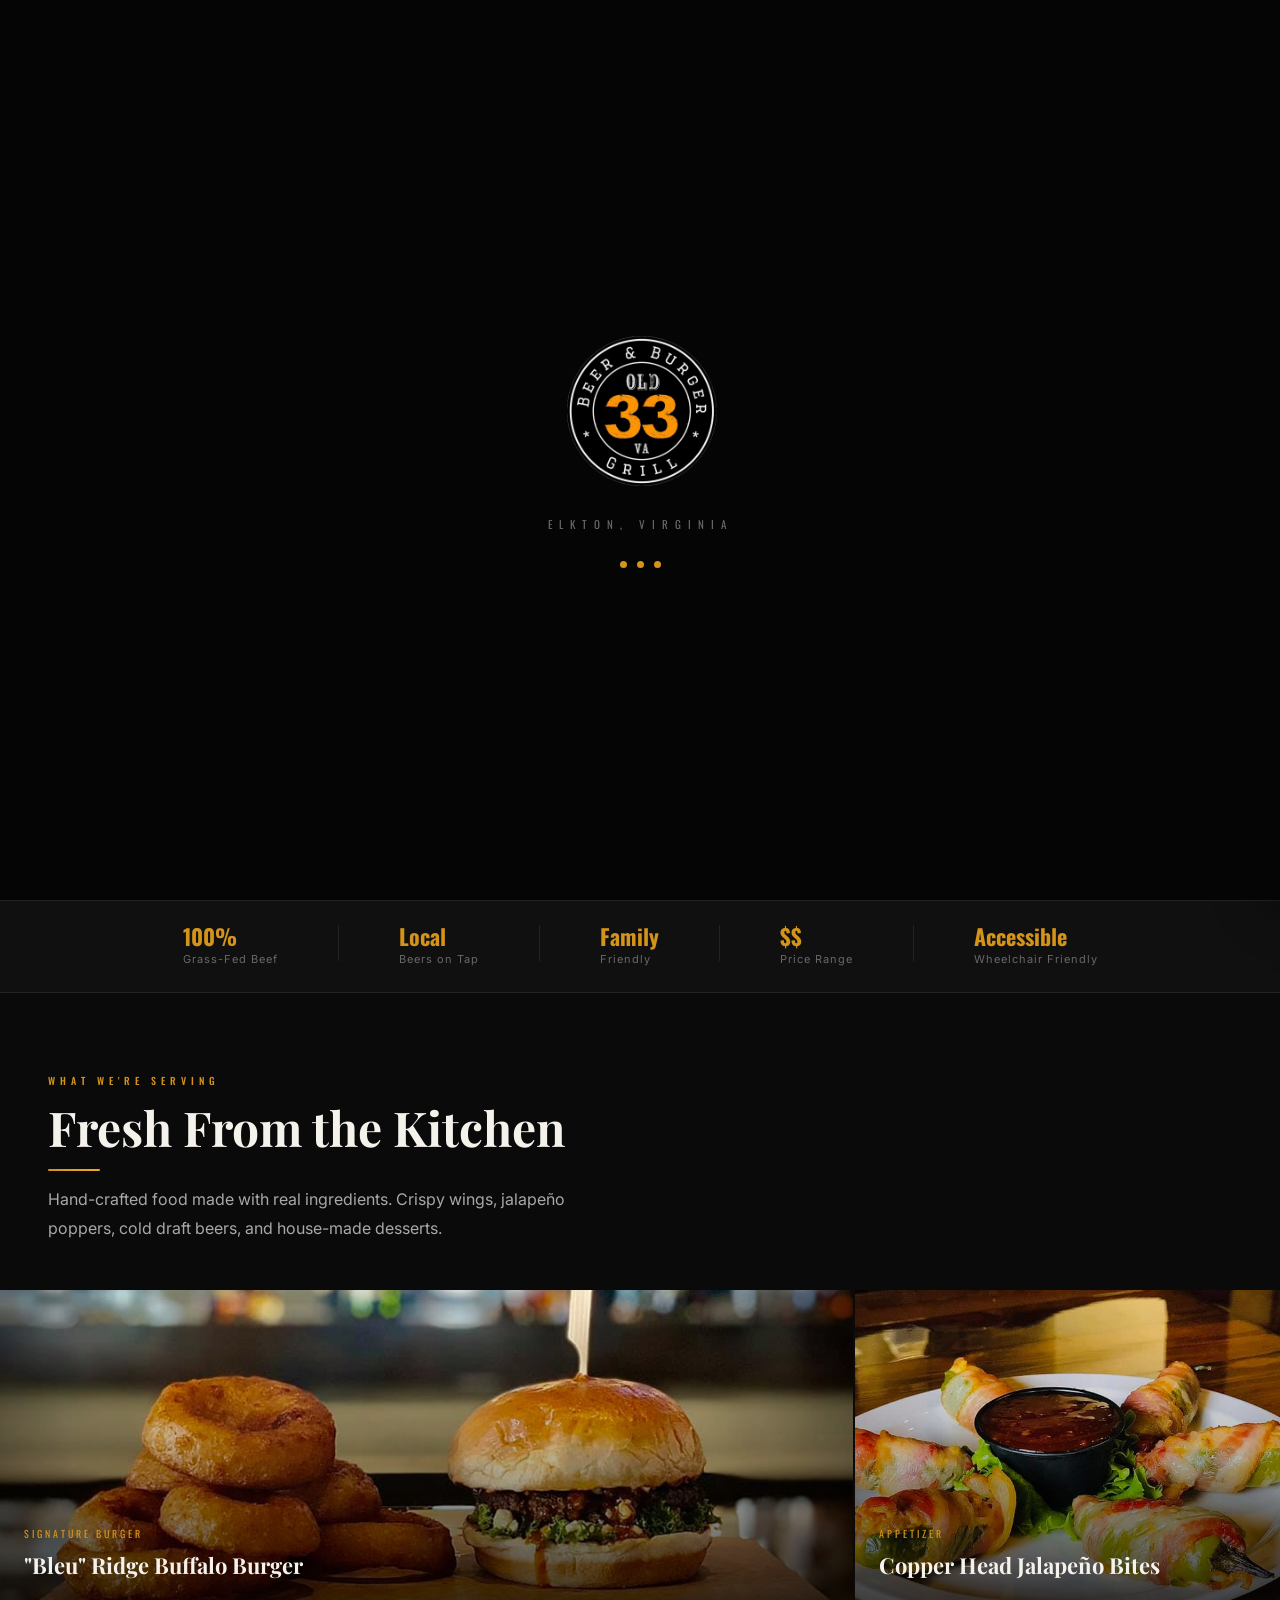
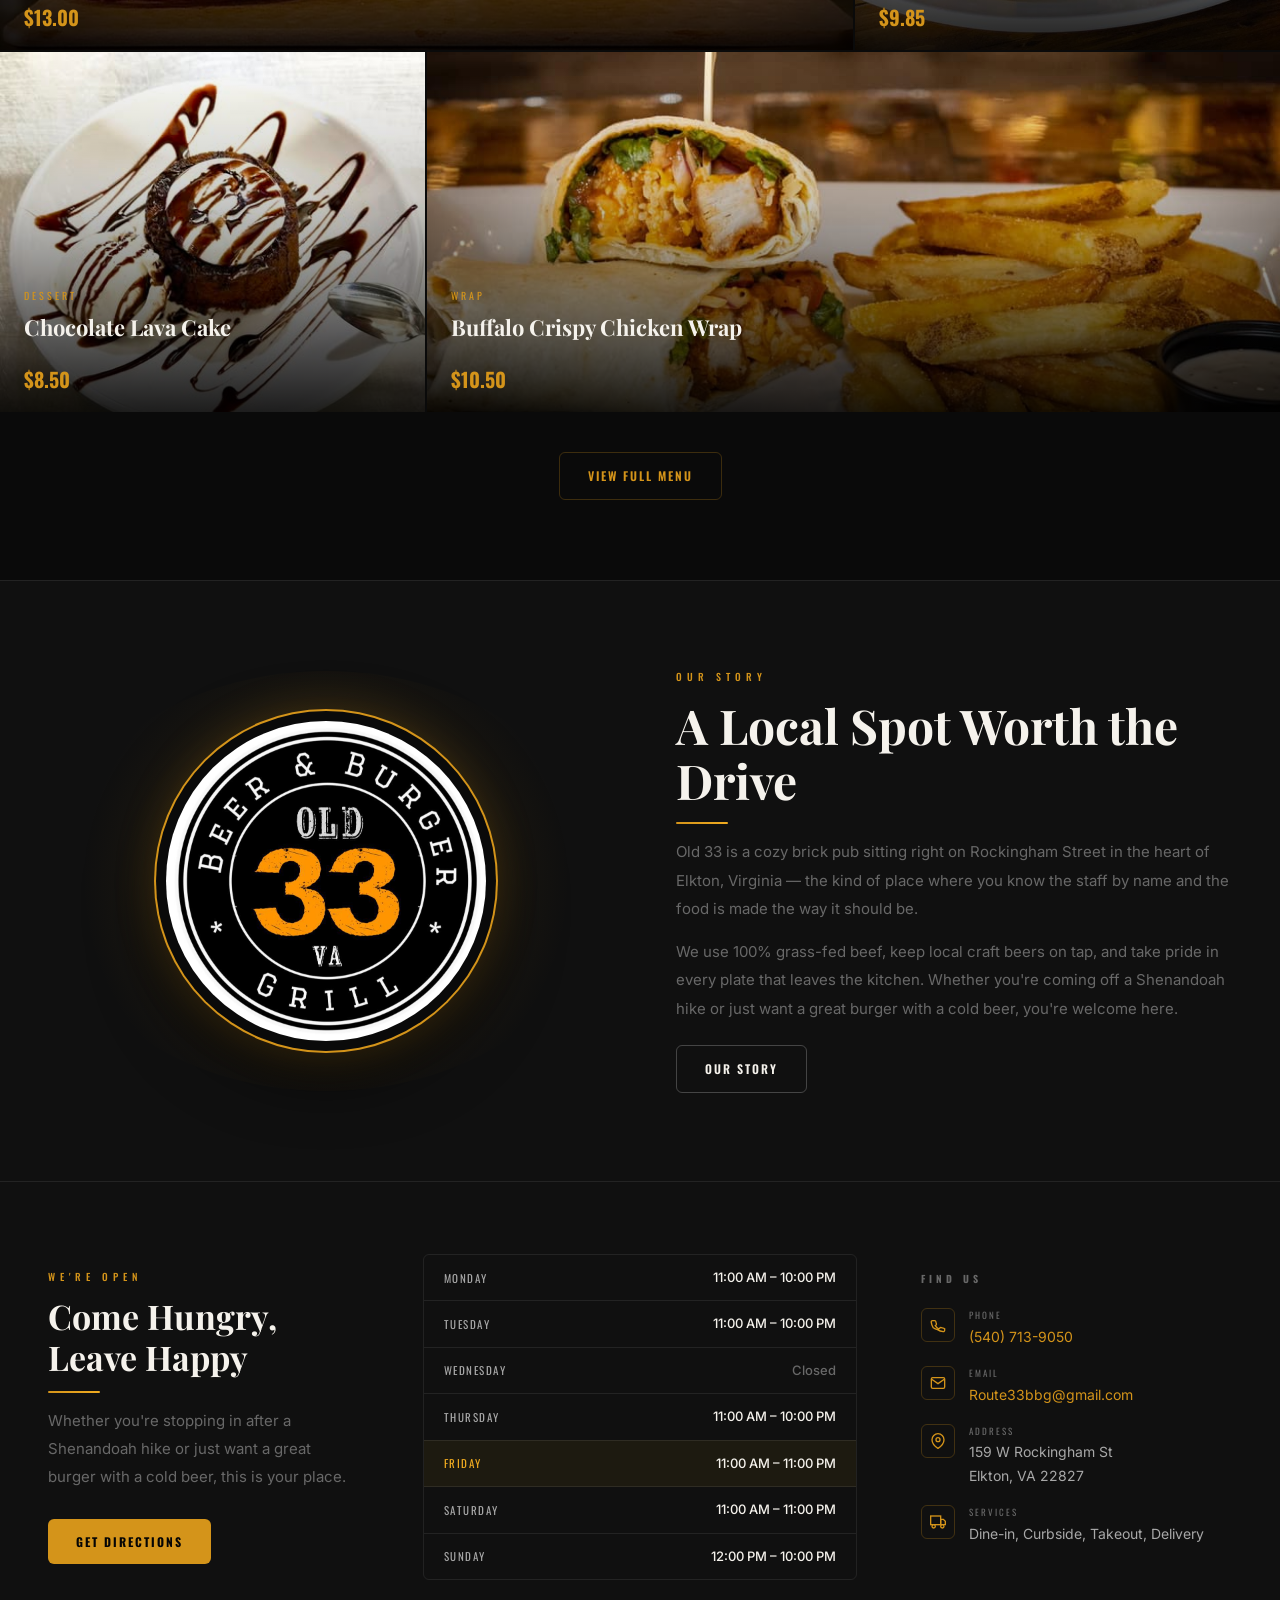
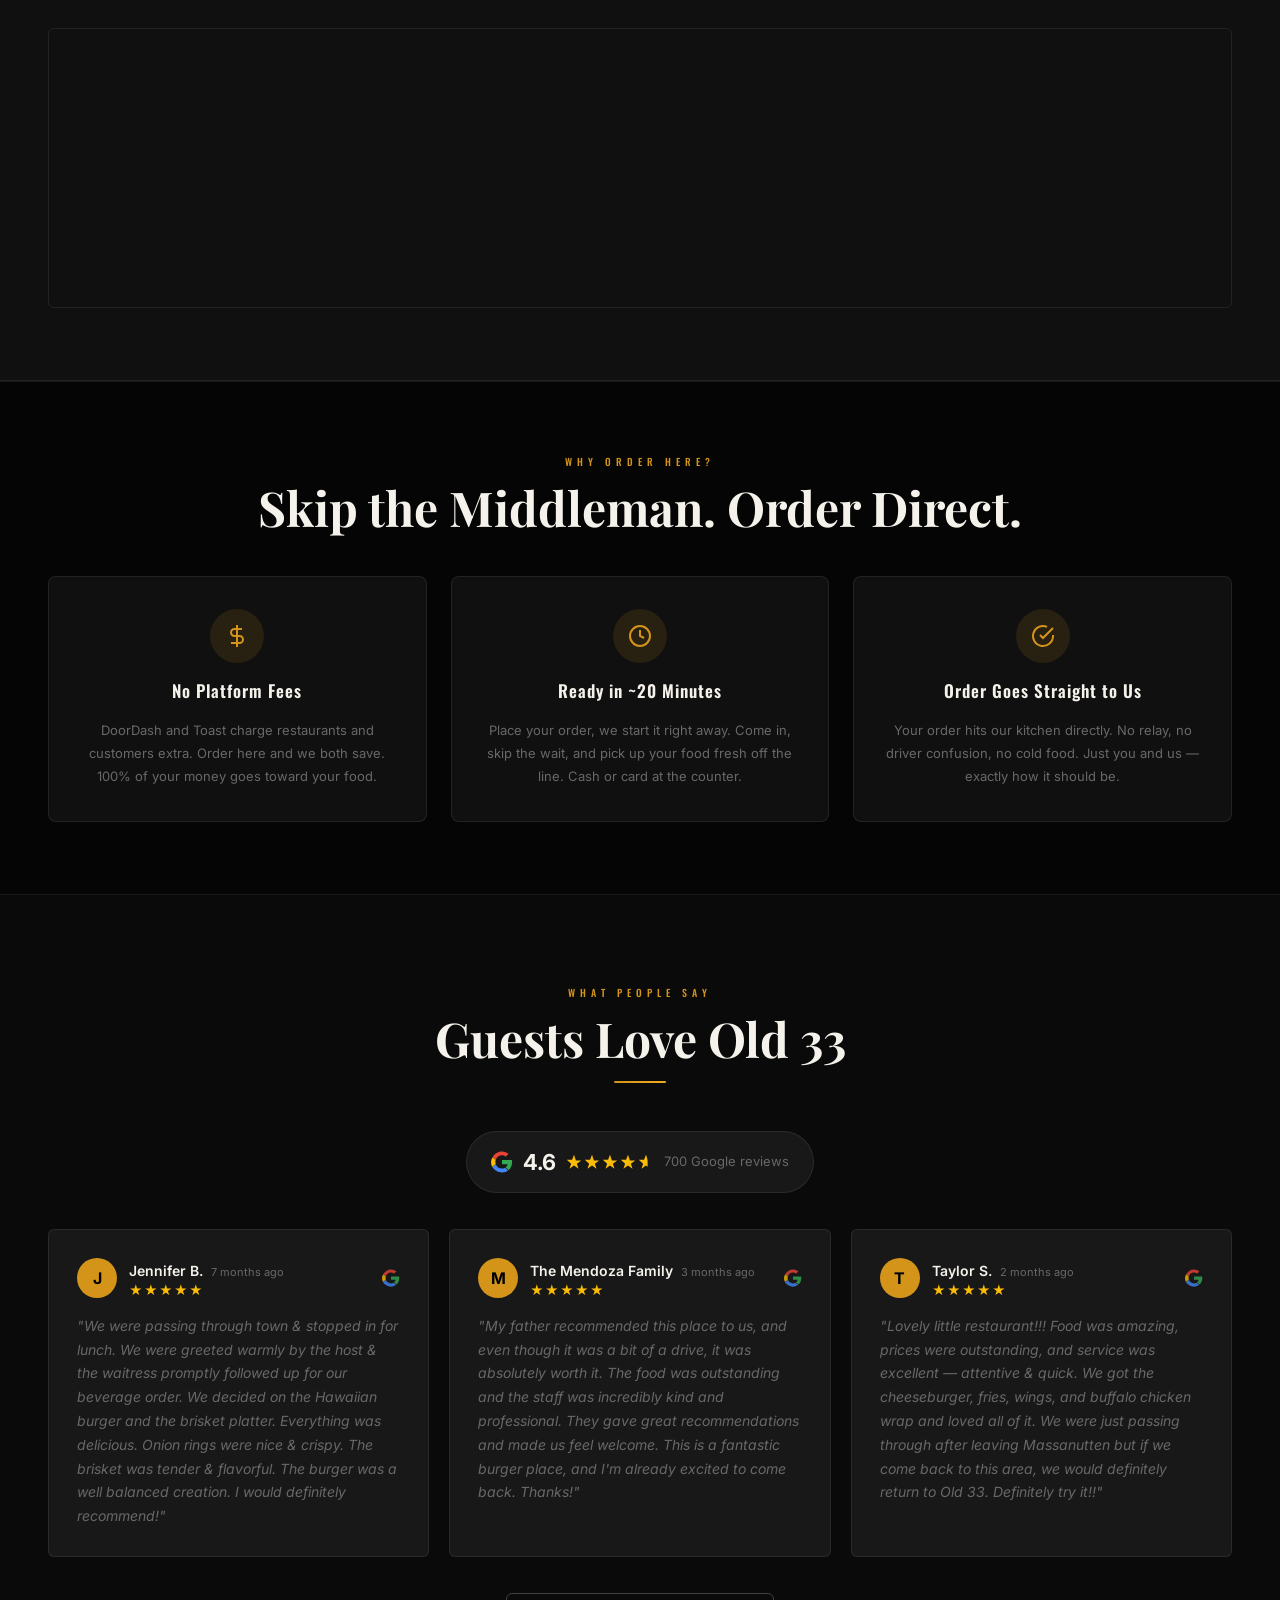
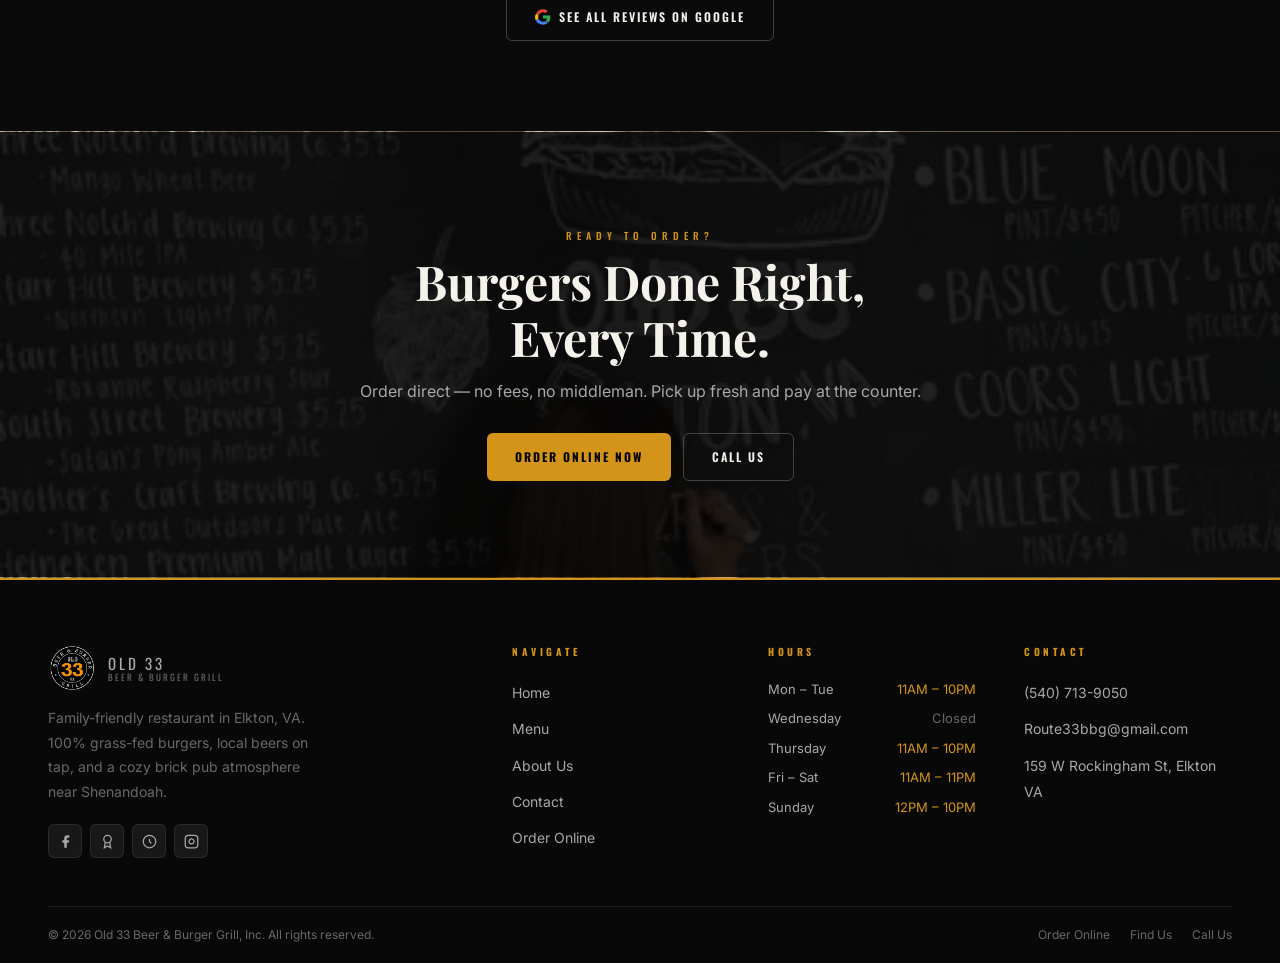
<file: index.html>
<!DOCTYPE html>
<html lang="en">
<head>
  <meta charset="UTF-8" />
  <meta name="viewport" content="width=device-width, initial-scale=1.0" />
  <title>Old 33 Beer &amp; Burger Grill | Elkton, VA</title>
  <meta name="description" content="Family-friendly burger grill in Elkton, VA. 100% grass-fed beef burgers, local beers on tap, cozy pub atmosphere." />

  <!-- Canonical -->
  <link rel="canonical" href="https://old33bbg.com/" />

  <!-- Open Graph / Social Sharing -->
  <meta property="og:type"        content="restaurant" />
  <meta property="og:url"         content="https://old33bbg.com/" />
  <meta property="og:title"       content="Old 33 Beer &amp; Burger Grill | Elkton, VA" />
  <meta property="og:description" content="Legendary burgers, cold beers on tap, and a cozy brick pub in Elkton, Virginia. Order online for pickup — no fees, pay at the counter." />
  <meta property="og:image"       content="https://old33bbg.com/images/photo1.jpg" />
  <meta property="og:site_name"   content="Old 33 Beer &amp; Burger Grill" />

  <!-- Twitter Card -->
  <meta name="twitter:card"        content="summary_large_image" />
  <meta name="twitter:title"       content="Old 33 Beer &amp; Burger Grill | Elkton, VA" />
  <meta name="twitter:description" content="Legendary burgers, cold beers, and a cozy pub in Elkton, Virginia." />
  <meta name="twitter:image"       content="https://old33bbg.com/images/photo1.jpg" />

  <!-- Geo / Local -->
  <meta name="geo.region"      content="US-VA" />
  <meta name="geo.placename"   content="Elkton, Virginia" />
  <meta name="geo.position"    content="38.4093;-78.6144" />
  <meta name="ICBM"            content="38.4093, -78.6144" />

  <!-- Mobile / Theme -->
  <meta name="theme-color" content="#d4941a" />
  <meta name="apple-mobile-web-app-capable" content="yes" />

  <!-- Local Business Schema -->
  <script type="application/ld+json">
  {
    "@context": "https://schema.org",
    "@type": "Restaurant",
    "name": "Old 33 Beer & Burger Grill",
    "image": "https://old33bbg.com/images/photo1.jpg",
    "url": "https://old33bbg.com",
    "hasMenu": "https://old33bbg.com/menu.html",
    "address": {
      "@type": "PostalAddress",
      "streetAddress": "159 W Rockingham St",
      "addressLocality": "Elkton",
      "addressRegion": "VA",
      "postalCode": "22827",
      "addressCountry": "US"
    },
    "geo": {
      "@type": "GeoCoordinates",
      "latitude": 38.4093,
      "longitude": -78.6144
    },
    "telephone": "+15407139050",
    "servesCuisine": ["Burgers", "American", "Bar Food"],
    "priceRange": "$$",
    "openingHours": [
      "Mo-Tu 11:00-22:00",
      "Th 11:00-22:00",
      "Fr-Sa 11:00-23:00",
      "Su 12:00-22:00"
    ],
    "aggregateRating": {
      "@type": "AggregateRating",
      "ratingValue": "4.6",
      "reviewCount": "256",
      "bestRating": "5",
      "worstRating": "1"
    },
    "sameAs": [
      "https://www.facebook.com/old33bbg/",
      "https://www.yelp.com/biz/old-33-beer-and-burger-grill-elkton",
      "https://www.tripadvisor.com/Restaurant_Review-g57704-d23575919-Reviews-Old_33_Beer_Burger_Grill-Elkton_Virginia.html",
      "https://www.instagram.com/old33bbg/"
    ]
  }
  </script>

  <link rel="icon" type="image/png" href="images/logo-clean.png" />
  <link rel="stylesheet" href="css/styles.css" />
</head>
<body>

<!-- LOADER -->
<div id="loader" class="loader">
  <div class="loader-inner">
    <img src="images/logo-clean.png" alt="Old 33 Logo" class="loader-badge" />
    <p class="loader-city">Elkton, Virginia</p>
    <div class="loader-dots">
      <span class="loader-dot"></span>
      <span class="loader-dot"></span>
      <span class="loader-dot"></span>
    </div>
  </div>
</div>

<!-- NAVBAR -->
<nav class="navbar">
  <div class="nav-inner">
    <a href="index.html?logo=1" class="nav-logo">
      <img src="images/logo-clean.png" alt="Old 33" class="nav-logo-img" />
      <div class="nav-logo-txt">
        <span class="nav-logo-old">Old 33</span>
        <span class="nav-logo-sub">Beer &amp; Burger Grill</span>
      </div>
    </a>
    <ul class="nav-links">
      <li><a href="index.html">Home</a></li>
      <li><a href="menu.html">Menu</a></li>
      <li><a href="about.html">About</a></li>
      <li><a href="contact.html">Contact</a></li>
      <li><a href="account.html" id="navSignIn" style="font-size:13px;color:var(--dim);letter-spacing:.5px;">33 Club</a></li>
      <li><a href="menu.html" class="nav-order">Order Online</a></li>
    </ul>
    <button class="nav-ham" id="navHam" aria-label="Open menu">
      <span></span><span></span><span></span>
    </button>
  </div>
</nav>
<div class="nav-mobile" id="navMobile">
  <a href="index.html">Home</a>
  <a href="menu.html">Menu</a>
  <a href="about.html">About</a>
  <a href="contact.html">Contact</a>
  <a href="account.html" style="color:var(--dim);" id="mobSignIn">33 Club</a>
  <a href="menu.html" class="mob-order">Order Online</a>
</div>

<!-- HERO — exterior photo as background -->
<section class="hero">
  <div class="hero-photo"></div>
  <div class="hero-content">
    <div>
      <div class="hero-pill" id="heroPill">
        <span class="hero-pill-dot" id="heroPillDot"></span>
        <span id="heroPillText">Elkton, VA</span>
      </div>
      <h1 class="hero-title">
        <span class="hero-t1">OLD <em>33</em></span>
        <span class="hero-t2">Beer &amp; Burger Grill</span>
      </h1>
      <p class="hero-tag">Where the burgers are legendary &amp; the beers are cold.</p>
      <p class="hero-desc">A cozy brick pub in the heart of Elkton, Virginia. 100% grass-fed beef, local beers on tap, and a laid-back atmosphere the whole family will love.</p>
      <div class="hero-btns">
        <a href="menu.html" class="btn btn-red">Order Online</a>
        <a href="menu.html" class="btn btn-outline">View Menu</a>
      </div>
      <div class="hero-stats">
        <div>
          <div class="hstat-val">4.4★</div>
          <div class="hstat-lbl">Yelp Rating</div>
        </div>
        <div style="width:1px;background:rgba(255,255,255,.1);align-self:stretch;"></div>
        <div>
          <div class="hstat-val">98/100</div>
          <div class="hstat-lbl">Health Score</div>
        </div>
        <div style="width:1px;background:rgba(255,255,255,.1);align-self:stretch;"></div>
        <div>
          <div class="hstat-val">96%</div>
          <div class="hstat-lbl">Recommend</div>
        </div>
        <div style="width:1px;background:rgba(255,255,255,.1);align-self:stretch;"></div>
        <div>
          <div class="hstat-val">4.1K</div>
          <div class="hstat-lbl">FB Followers</div>
        </div>
      </div>
    </div>
  </div>
</section>

<!-- STATS BAR -->
<div class="stats-bar">
  <div class="stats-inner">
    <div class="stat-item"><div><div class="stat-val">100%</div><div class="stat-lbl">Grass-Fed Beef</div></div></div>
    <div class="stat-line"></div>
    <div class="stat-item"><div><div class="stat-val">Local</div><div class="stat-lbl">Beers on Tap</div></div></div>
    <div class="stat-line"></div>
    <div class="stat-item"><div><div class="stat-val">Family</div><div class="stat-lbl">Friendly</div></div></div>
    <div class="stat-line"></div>
    <div class="stat-item"><div><div class="stat-val">$$</div><div class="stat-lbl">Price Range</div></div></div>
    <div class="stat-line"></div>
    <div class="stat-item"><div><div class="stat-val">Accessible</div><div class="stat-lbl">Wheelchair Friendly</div></div></div>
  </div>
</div>

<!-- MEMBERS CLUB — only shown to signed-in members -->
<section class="section specials-section" id="membersSection" style="display:none;">
  <div class="container">
    <div class="sec-hdr reveal">
      <span class="lbl" id="memberGreeting">Members Club</span>
      <h2 class="h2">Your Exclusive Deals</h2>
      <div class="divider center"></div>
      <p class="lead" style="font-size:14px;" id="memberSubline">Based on your order history — only for members.</p>
    </div>
    <div class="specials-grid" id="memberDealsGrid">
      <!-- Populated by JS based on order history -->
    </div>
  </div>
</section>

<!-- FEATURED — real photos with correct labels -->
<section class="section" style="padding-top:80px; padding-bottom:0; background:var(--bg);">
  <div class="container">
    <div class="sec-hdr reveal">
      <span class="lbl">What We're Serving</span>
      <h2 class="h2">Fresh From the Kitchen</h2>
      <div class="divider"></div>
      <p class="lead">Hand-crafted food made with real ingredients. Crispy wings, jalapeño poppers, cold draft beers, and house-made desserts.</p>
    </div>
  </div>
  <div class="feat-grid reveal">
    <a class="feat-card wide" href="menu.html">
      <img src="images/bleu-ridge-burger.jpg" alt="Bleu Ridge Buffalo Burger at Old 33" loading="lazy" />
      <div class="feat-card-overlay"></div>
      <div class="feat-card-body">
        <div class="feat-cat">Signature Burger</div>
        <div class="feat-name">"Bleu" Ridge Buffalo Burger</div>
        <div class="feat-desc">A bold beef patty loaded with blue cheese, buffalo sauce and onion rings. A house favorite.</div>
        <div class="feat-price">$13.00 &nbsp;<span class="feat-order-lbl">Order Now →</span></div>
      </div>
    </a>
    <a class="feat-card" href="menu.html">
      <img src="images/jalapeno-bites-home.jpg" alt="Copper Head Jalapeño Bites at Old 33" loading="lazy" />
      <div class="feat-card-overlay"></div>
      <div class="feat-card-body">
        <div class="feat-cat">Appetizer</div>
        <div class="feat-name">Copper Head Jalapeño Bites</div>
        <div class="feat-desc">Jalapeños stuffed with sausage, cream cheese and cheddar, wrapped in bacon with sweet chili sauce.</div>
        <div class="feat-price">$9.85 &nbsp;<span class="feat-order-lbl">Order Now →</span></div>
      </div>
    </a>
    <!-- photo9 = chocolate lava cake / dessert -->
    <a class="feat-card" href="menu.html">
      <img src="images/photo9.jpg" alt="Chocolate lava cake dessert" loading="lazy" />
      <div class="feat-card-overlay"></div>
      <div class="feat-card-body">
        <div class="feat-cat">Dessert</div>
        <div class="feat-name">Chocolate Lava Cake</div>
        <div class="feat-desc">Warm chocolate bundt cake with a gooey fudge center, served with vanilla ice cream &amp; chocolate drizzle.</div>
        <div class="feat-price">$8.50 &nbsp;<span class="feat-order-lbl">Order Now →</span></div>
      </div>
    </a>
    <a class="feat-card wide" href="menu.html">
      <img src="images/buffalo-wrap.jpg" alt="Buffalo Crispy Chicken Wrap at Old 33" loading="lazy" />
      <div class="feat-card-overlay"></div>
      <div class="feat-card-body">
        <div class="feat-cat">Wrap</div>
        <div class="feat-name">Buffalo Crispy Chicken Wrap</div>
        <div class="feat-desc">Crispy chicken in buffalo sauce, lettuce, cheddar cheese &amp; tomato wrapped in a tortilla. Served with fries.</div>
        <div class="feat-price">$10.50 &nbsp;<span class="feat-order-lbl">Order Now →</span></div>
      </div>
    </a>
  </div>
  <div style="text-align:center; padding:40px 0 80px; background:var(--bg);">
    <a href="menu.html" class="btn btn-outline-gold reveal">View Full Menu</a>
  </div>
</section>

<!-- ABOUT TEASER -->
<section class="about-teaser">
  <div class="container">
    <div class="about-teaser-grid">
      <div class="about-badge-wrap reveal">
        <div class="about-badge-ring">
          <img src="images/logo-badge.jpg" alt="Old 33 Beer & Burger Grill logo" loading="lazy" class="about-badge-img" />
        </div>
        <div class="about-badge-glow"></div>
      </div>
      <div class="about-teaser-txt reveal rd1">
        <span class="lbl">Our Story</span>
        <h2 class="h2">A Local Spot Worth the Drive</h2>
        <div class="divider"></div>
        <p>Old 33 is a cozy brick pub sitting right on Rockingham Street in the heart of Elkton, Virginia — the kind of place where you know the staff by name and the food is made the way it should be.</p>
        <p>We use 100% grass-fed beef, keep local craft beers on tap, and take pride in every plate that leaves the kitchen. Whether you're coming off a Shenandoah hike or just want a great burger with a cold beer, you're welcome here.</p>
        <a href="about.html" class="btn btn-outline" style="margin-top:8px;">Our Story</a>
      </div>
    </div>
  </div>
</section>

<!-- HOURS -->
<section class="hours-strip">
  <div class="container">
    <div class="hours-grid">
      <div class="reveal">
        <span class="lbl">We're Open</span>
        <h3>Come Hungry, Leave Happy</h3>
        <div class="divider"></div>
        <p>Whether you're stopping in after a Shenandoah hike or just want a great burger with a cold beer, this is your place.</p>
        <a href="contact.html" class="btn btn-red">Get Directions</a>
      </div>
      <div class="hours-tbl-wrap reveal rd1">
        <table class="hours-tbl">
          <tr data-day="monday"><td class="d">Monday</td><td class="t">11:00 AM – 10:00 PM</td></tr>
          <tr data-day="tuesday"><td class="d">Tuesday</td><td class="t">11:00 AM – 10:00 PM</td></tr>
          <tr data-day="wednesday"><td class="d">Wednesday</td><td class="t cl">Closed</td></tr>
          <tr data-day="thursday"><td class="d">Thursday</td><td class="t">11:00 AM – 10:00 PM</td></tr>
          <tr data-day="friday"><td class="d">Friday</td><td class="t">11:00 AM – 11:00 PM</td></tr>
          <tr data-day="saturday"><td class="d">Saturday</td><td class="t">11:00 AM – 11:00 PM</td></tr>
          <tr data-day="sunday"><td class="d">Sunday</td><td class="t">12:00 PM – 10:00 PM</td></tr>
        </table>
      </div>
      <div class="reveal rd2">
        <h4 style="font-family:var(--fd);font-size:10px;letter-spacing:4px;text-transform:uppercase;color:var(--dim);margin-bottom:20px;">Find Us</h4>
        <div class="ci">
          <div class="ci-ico"><svg viewBox="0 0 24 24" fill="none" stroke="currentColor" stroke-width="2" style="color:var(--gold)"><path d="M22 16.92v3a2 2 0 0 1-2.18 2 19.79 19.79 0 0 1-8.63-3.07A19.5 19.5 0 0 1 4.9 16.18 19.79 19.79 0 0 1 1.84 7.58 2 2 0 0 1 3.83 5.38h3a2 2 0 0 1 2 1.72c.127.96.361 1.903.7 2.81a2 2 0 0 1-.45 2.11L7.91 12.86A16 16 0 0 0 13.14 18l1.64-1.64a2 2 0 0 1 2.11-.45c.907.339 1.85.573 2.81.7A2 2 0 0 1 21.91 18.72z"/></svg></div>
          <div><div class="ci-ttl">Phone</div><div class="ci-val"><a href="tel:5407139050">(540) 713-9050</a></div></div>
        </div>
        <div class="ci">
          <div class="ci-ico"><svg viewBox="0 0 24 24" fill="none" stroke="currentColor" stroke-width="2" style="color:var(--gold)"><path d="M4 4h16c1.1 0 2 .9 2 2v12c0 1.1-.9 2-2 2H4c-1.1 0-2-.9-2-2V6c0-1.1.9-2 2-2z"/><polyline points="22,6 12,13 2,6"/></svg></div>
          <div><div class="ci-ttl">Email</div><div class="ci-val"><a href="mailto:Route33bbg@gmail.com">Route33bbg@gmail.com</a></div></div>
        </div>
        <div class="ci">
          <div class="ci-ico"><svg viewBox="0 0 24 24" fill="none" stroke="currentColor" stroke-width="2" style="color:var(--gold)"><path d="M21 10c0 7-9 13-9 13s-9-6-9-13a9 9 0 0 1 18 0z"/><circle cx="12" cy="10" r="3"/></svg></div>
          <div><div class="ci-ttl">Address</div><div class="ci-val">159 W Rockingham St<br>Elkton, VA 22827</div></div>
        </div>
        <div class="ci">
          <div class="ci-ico"><svg viewBox="0 0 24 24" fill="none" stroke="currentColor" stroke-width="2" style="color:var(--gold)"><rect x="1" y="3" width="15" height="13"/><polygon points="16,8 20,8 23,11 23,16 16,16 16,8"/><circle cx="5.5" cy="18.5" r="2.5"/><circle cx="18.5" cy="18.5" r="2.5"/></svg></div>
          <div><div class="ci-ttl">Services</div><div class="ci-val">Dine-in, Curbside, Takeout, Delivery</div></div>
        </div>
      </div>
    </div>

    <!-- Google Map -->
    <div class="map-embed reveal">
      <iframe
        src="https://maps.google.com/maps?q=159+W+Rockingham+St,+Elkton,+VA+22827&z=15&output=embed"
        title="Old 33 Beer &amp; Burger Grill location"
        allowfullscreen
        loading="lazy"
        referrerpolicy="no-referrer-when-downgrade">
      </iframe>
    </div>
  </div>
</section>

<!-- ORDER DIRECT -->
<section class="order-direct">
  <div class="container">
    <div class="order-direct-hdr reveal">
      <span class="lbl">Why Order Here?</span>
      <h2 class="h2">Skip the Middleman. Order Direct.</h2>
    </div>
    <div class="order-direct-grid">
      <div class="od-item reveal rd1">
        <div class="od-icon">
          <svg viewBox="0 0 24 24" fill="none" stroke="currentColor" stroke-width="2" width="24" height="24"><line x1="12" y1="1" x2="12" y2="23"/><path d="M17 5H9.5a3.5 3.5 0 0 0 0 7h5a3.5 3.5 0 0 1 0 7H6"/></svg>
        </div>
        <div class="od-title">No Platform Fees</div>
        <div class="od-desc">DoorDash and Toast charge restaurants and customers extra. Order here and we both save. 100% of your money goes toward your food.</div>
      </div>
      <div class="od-item reveal rd2">
        <div class="od-icon">
          <svg viewBox="0 0 24 24" fill="none" stroke="currentColor" stroke-width="2" width="24" height="24"><circle cx="12" cy="12" r="10"/><path d="M12 6v6l4 2"/></svg>
        </div>
        <div class="od-title">Ready in ~20 Minutes</div>
        <div class="od-desc">Place your order, we start it right away. Come in, skip the wait, and pick up your food fresh off the line. Cash or card at the counter.</div>
      </div>
      <div class="od-item reveal rd3">
        <div class="od-icon">
          <svg viewBox="0 0 24 24" fill="none" stroke="currentColor" stroke-width="2" width="24" height="24"><path d="M22 11.08V12a10 10 0 1 1-5.93-9.14"/><polyline points="22 4 12 14.01 9 11.01"/></svg>
        </div>
        <div class="od-title">Order Goes Straight to Us</div>
        <div class="od-desc">Your order hits our kitchen directly. No relay, no driver confusion, no cold food. Just you and us — exactly how it should be.</div>
      </div>
    </div>
  </div>
</section>

<!-- REVIEWS -->
<section class="section" style="background:var(--bg);">
  <div class="container">
    <div class="sec-hdr center">
      <span class="lbl reveal">What People Say</span>
      <h2 class="h2 reveal rd1">Guests Love Old 33</h2>
      <div class="divider center reveal rd2"></div>
    </div>

    <!-- Google overall rating badge -->
    <div class="g-rating-badge reveal rd2">
      <svg width="22" height="22" viewBox="0 0 48 48" style="flex-shrink:0"><path fill="#EA4335" d="M24 9.5c3.14 0 5.95 1.08 8.17 2.85l6.09-6.09C34.46 3.05 29.5 1 24 1 14.82 1 6.98 6.4 3.26 14.17l7.09 5.51C12.12 13.47 17.6 9.5 24 9.5z"/><path fill="#34A853" d="M46.1 24.5c0-1.64-.15-3.22-.42-4.75H24v9h12.42c-.54 2.9-2.18 5.36-4.65 7.01l7.19 5.58C43.18 37.13 46.1 31.27 46.1 24.5z"/><path fill="#FBBC05" d="M10.35 28.32A14.6 14.6 0 0 1 9.5 24c0-1.5.26-2.95.71-4.32l-7.09-5.51A23.93 23.93 0 0 0 0 24c0 3.87.92 7.53 2.56 10.77l7.79-6.45z"/><path fill="#4285F4" d="M24 47c5.5 0 10.12-1.82 13.5-4.95l-7.19-5.58c-1.82 1.22-4.15 1.94-6.31 1.94-6.4 0-11.88-3.97-13.65-9.68l-7.79 6.45C6.98 41.6 14.82 47 24 47z"/><path fill="none" d="M0 0h48v48H0z"/></svg>
      <div class="g-rating-num">4.6</div>
      <div class="g-rating-stars">
        <svg viewBox="0 0 20 20" width="16" height="16" fill="#FBBC05"><path d="M10 1l2.39 7.26H19l-5.39 3.91 2.06 6.34L10 14.27l-5.67 4.24 2.06-6.34L1 7.26h6.61z"/></svg>
        <svg viewBox="0 0 20 20" width="16" height="16" fill="#FBBC05"><path d="M10 1l2.39 7.26H19l-5.39 3.91 2.06 6.34L10 14.27l-5.67 4.24 2.06-6.34L1 7.26h6.61z"/></svg>
        <svg viewBox="0 0 20 20" width="16" height="16" fill="#FBBC05"><path d="M10 1l2.39 7.26H19l-5.39 3.91 2.06 6.34L10 14.27l-5.67 4.24 2.06-6.34L1 7.26h6.61z"/></svg>
        <svg viewBox="0 0 20 20" width="16" height="16" fill="#FBBC05"><path d="M10 1l2.39 7.26H19l-5.39 3.91 2.06 6.34L10 14.27l-5.67 4.24 2.06-6.34L1 7.26h6.61z"/></svg>
        <svg viewBox="0 0 20 20" width="16" height="16" fill="#FBBC05" style="clip-path:inset(0 40% 0 0)"><path d="M10 1l2.39 7.26H19l-5.39 3.91 2.06 6.34L10 14.27l-5.67 4.24 2.06-6.34L1 7.26h6.61z"/></svg>
      </div>
      <div class="g-rating-count">700 Google reviews</div>
    </div>

    <div class="rev-grid">
      <div class="rev-card reveal rd1">
        <div class="rev-card-top">
          <div class="rev-avatar">J</div>
          <div>
            <div class="rev-name">Jennifer B. &nbsp;<span style="font-size:11px;color:var(--dim);font-weight:400;">7 months ago</span></div>
            <div class="rev-stars">★★★★★</div>
          </div>
          <svg class="rev-g-logo" width="18" height="18" viewBox="0 0 48 48"><path fill="#EA4335" d="M24 9.5c3.14 0 5.95 1.08 8.17 2.85l6.09-6.09C34.46 3.05 29.5 1 24 1 14.82 1 6.98 6.4 3.26 14.17l7.09 5.51C12.12 13.47 17.6 9.5 24 9.5z"/><path fill="#34A853" d="M46.1 24.5c0-1.64-.15-3.22-.42-4.75H24v9h12.42c-.54 2.9-2.18 5.36-4.65 7.01l7.19 5.58C43.18 37.13 46.1 31.27 46.1 24.5z"/><path fill="#FBBC05" d="M10.35 28.32A14.6 14.6 0 0 1 9.5 24c0-1.5.26-2.95.71-4.32l-7.09-5.51A23.93 23.93 0 0 0 0 24c0 3.87.92 7.53 2.56 10.77l7.79-6.45z"/><path fill="#4285F4" d="M24 47c5.5 0 10.12-1.82 13.5-4.95l-7.19-5.58c-1.82 1.22-4.15 1.94-6.31 1.94-6.4 0-11.88-3.97-13.65-9.68l-7.79 6.45C6.98 41.6 14.82 47 24 47z"/></svg>
        </div>
        <p class="rev-text">"We were passing through town & stopped in for lunch. We were greeted warmly by the host & the waitress promptly followed up for our beverage order. We decided on the Hawaiian burger and the brisket platter. Everything was delicious. Onion rings were nice & crispy. The brisket was tender & flavorful. The burger was a well balanced creation. I would definitely recommend!"</p>
      </div>
      <div class="rev-card reveal rd2">
        <div class="rev-card-top">
          <div class="rev-avatar">M</div>
          <div>
            <div class="rev-name">The Mendoza Family &nbsp;<span style="font-size:11px;color:var(--dim);font-weight:400;">3 months ago</span></div>
            <div class="rev-stars">★★★★★</div>
          </div>
          <svg class="rev-g-logo" width="18" height="18" viewBox="0 0 48 48"><path fill="#EA4335" d="M24 9.5c3.14 0 5.95 1.08 8.17 2.85l6.09-6.09C34.46 3.05 29.5 1 24 1 14.82 1 6.98 6.4 3.26 14.17l7.09 5.51C12.12 13.47 17.6 9.5 24 9.5z"/><path fill="#34A853" d="M46.1 24.5c0-1.64-.15-3.22-.42-4.75H24v9h12.42c-.54 2.9-2.18 5.36-4.65 7.01l7.19 5.58C43.18 37.13 46.1 31.27 46.1 24.5z"/><path fill="#FBBC05" d="M10.35 28.32A14.6 14.6 0 0 1 9.5 24c0-1.5.26-2.95.71-4.32l-7.09-5.51A23.93 23.93 0 0 0 0 24c0 3.87.92 7.53 2.56 10.77l7.79-6.45z"/><path fill="#4285F4" d="M24 47c5.5 0 10.12-1.82 13.5-4.95l-7.19-5.58c-1.82 1.22-4.15 1.94-6.31 1.94-6.4 0-11.88-3.97-13.65-9.68l-7.79 6.45C6.98 41.6 14.82 47 24 47z"/></svg>
        </div>
        <p class="rev-text">"My father recommended this place to us, and even though it was a bit of a drive, it was absolutely worth it. The food was outstanding and the staff was incredibly kind and professional. They gave great recommendations and made us feel welcome. This is a fantastic burger place, and I'm already excited to come back. Thanks!"</p>
      </div>
      <div class="rev-card reveal rd3">
        <div class="rev-card-top">
          <div class="rev-avatar">T</div>
          <div>
            <div class="rev-name">Taylor S. &nbsp;<span style="font-size:11px;color:var(--dim);font-weight:400;">2 months ago</span></div>
            <div class="rev-stars">★★★★★</div>
          </div>
          <svg class="rev-g-logo" width="18" height="18" viewBox="0 0 48 48"><path fill="#EA4335" d="M24 9.5c3.14 0 5.95 1.08 8.17 2.85l6.09-6.09C34.46 3.05 29.5 1 24 1 14.82 1 6.98 6.4 3.26 14.17l7.09 5.51C12.12 13.47 17.6 9.5 24 9.5z"/><path fill="#34A853" d="M46.1 24.5c0-1.64-.15-3.22-.42-4.75H24v9h12.42c-.54 2.9-2.18 5.36-4.65 7.01l7.19 5.58C43.18 37.13 46.1 31.27 46.1 24.5z"/><path fill="#FBBC05" d="M10.35 28.32A14.6 14.6 0 0 1 9.5 24c0-1.5.26-2.95.71-4.32l-7.09-5.51A23.93 23.93 0 0 0 0 24c0 3.87.92 7.53 2.56 10.77l7.79-6.45z"/><path fill="#4285F4" d="M24 47c5.5 0 10.12-1.82 13.5-4.95l-7.19-5.58c-1.82 1.22-4.15 1.94-6.31 1.94-6.4 0-11.88-3.97-13.65-9.68l-7.79 6.45C6.98 41.6 14.82 47 24 47z"/></svg>
        </div>
        <p class="rev-text">"Lovely little restaurant!!! Food was amazing, prices were outstanding, and service was excellent — attentive & quick. We got the cheeseburger, fries, wings, and buffalo chicken wrap and loved all of it. We were just passing through after leaving Massanutten but if we come back to this area, we would definitely return to Old 33. Definitely try it!!"</p>
      </div>
    </div>

    <div style="display:flex;justify-content:center;margin-top:36px;">
      <a href="https://www.google.com/maps/search/?api=1&query=Old+33+Beer+%26+Burger+Grill%2C+159+W+Rockingham+St%2C+Elkton%2C+VA+22827" target="_blank" rel="noopener" class="btn btn-outline reveal" style="display:flex;align-items:center;gap:8px;">
        <svg width="16" height="16" viewBox="0 0 48 48"><path fill="#EA4335" d="M24 9.5c3.14 0 5.95 1.08 8.17 2.85l6.09-6.09C34.46 3.05 29.5 1 24 1 14.82 1 6.98 6.4 3.26 14.17l7.09 5.51C12.12 13.47 17.6 9.5 24 9.5z"/><path fill="#34A853" d="M46.1 24.5c0-1.64-.15-3.22-.42-4.75H24v9h12.42c-.54 2.9-2.18 5.36-4.65 7.01l7.19 5.58C43.18 37.13 46.1 31.27 46.1 24.5z"/><path fill="#FBBC05" d="M10.35 28.32A14.6 14.6 0 0 1 9.5 24c0-1.5.26-2.95.71-4.32l-7.09-5.51A23.93 23.93 0 0 0 0 24c0 3.87.92 7.53 2.56 10.77l7.79-6.45z"/><path fill="#4285F4" d="M24 47c5.5 0 10.12-1.82 13.5-4.95l-7.19-5.58c-1.82 1.22-4.15 1.94-6.31 1.94-6.4 0-11.88-3.97-13.65-9.68l-7.79 6.45C6.98 41.6 14.82 47 24 47z"/></svg>
        See All Reviews on Google
      </a>
    </div>
  </div>
</section>

<!-- CTA BAND -->
<section class="cta-band cta-band-photo">
  <div class="container">
    <span class="lbl reveal">Ready to Order?</span>
    <h2 class="h2 reveal rd1" style="max-width:480px;margin:0 auto 12px;">Burgers Done Right, Every Time.</h2>
    <p class="lead reveal rd2" style="margin:0 auto 28px;text-align:center;">Order direct — no fees, no middleman. Pick up fresh and pay at the counter.</p>
    <div style="display:flex;gap:12px;justify-content:center;flex-wrap:wrap;" class="reveal rd3">
      <a href="menu.html" class="btn btn-red">Order Online Now</a>
      <a href="tel:5407139050" class="btn btn-outline">Call Us</a>
    </div>
  </div>
</section>

<!-- FOOTER -->
<footer class="footer">
  <div class="container">
    <div class="footer-grid">
      <div class="footer-brand">
        <div class="ftr-logo">
          <img src="images/logo-clean.png" alt="Old 33 Logo" class="ftr-logo-img" />
          <div class="ftr-logo-txt">
            <span class="ftr-logo-old">Old 33</span>
            <span class="ftr-logo-sub">Beer &amp; Burger Grill</span>
          </div>
        </div>
        <p class="ftr-desc">Family-friendly restaurant in Elkton, VA. 100% grass-fed burgers, local beers on tap, and a cozy brick pub atmosphere near Shenandoah.</p>
        <div class="ftr-social">
          <a href="https://www.facebook.com/old33bbg/" target="_blank" rel="noopener" title="Facebook"><svg viewBox="0 0 24 24" fill="currentColor" style="color:var(--gray)"><path d="M18 2h-3a5 5 0 0 0-5 5v3H7v4h3v8h4v-8h3l1-4h-4V7a1 1 0 0 1 1-1h3z"/></svg></a>
          <a href="https://www.yelp.com/biz/old-33-beer-and-burger-grill-elkton" target="_blank" rel="noopener" title="Yelp"><svg viewBox="0 0 24 24" fill="none" stroke="currentColor" stroke-width="2" style="color:var(--gray)"><circle cx="12" cy="8" r="6"/><path d="M15.477 12.89L17 22l-5-3-5 3 1.523-9.11"/></svg></a>
          <a href="https://www.tripadvisor.com/Restaurant_Review-g57704-d23575919-Reviews-Old_33_Beer_Burger_Grill-Elkton_Virginia.html" target="_blank" rel="noopener" title="TripAdvisor"><svg viewBox="0 0 24 24" fill="none" stroke="currentColor" stroke-width="2" style="color:var(--gray)"><circle cx="12" cy="12" r="10"/><path d="M12 8v4l3 3"/></svg></a><a href="https://www.instagram.com/old33bbg/" target="_blank" rel="noopener" title="Instagram"><svg viewBox="0 0 24 24" fill="none" stroke="currentColor" stroke-width="2" style="color:var(--gray)"><rect x="2" y="2" width="20" height="20" rx="5" ry="5"/><path d="M16 11.37A4 4 0 1 1 12.63 8 4 4 0 0 1 16 11.37z"/><line x1="17.5" y1="6.5" x2="17.51" y2="6.5"/></svg></a>
        </div>
      </div>
      <div class="ftr-col"><h4>Navigate</h4><ul><li><a href="index.html">Home</a></li><li><a href="menu.html">Menu</a></li><li><a href="about.html">About Us</a></li><li><a href="contact.html">Contact</a></li><li><a href="menu.html">Order Online</a></li></ul></div>
      <div class="ftr-col"><h4>Hours</h4><div class="ftr-hrs"><div class="fhr"><span class="fd-col">Mon – Tue</span><span class="ft">11AM – 10PM</span></div><div class="fhr"><span class="fd-col">Wednesday</span><span class="fc">Closed</span></div><div class="fhr"><span class="fd-col">Thursday</span><span class="ft">11AM – 10PM</span></div><div class="fhr"><span class="fd-col">Fri – Sat</span><span class="ft">11AM – 11PM</span></div><div class="fhr"><span class="fd-col">Sunday</span><span class="ft">12PM – 10PM</span></div></div></div>
      <div class="ftr-col"><h4>Contact</h4><ul><li><a href="tel:5407139050">(540) 713-9050</a></li><li><a href="mailto:Route33bbg@gmail.com">Route33bbg@gmail.com</a></li><li><a href="https://maps.google.com/?q=159+W+Rockingham+St,+Elkton,+VA+22827" target="_blank" rel="noopener">159 W Rockingham St, Elkton VA</a></li></ul></div>
    </div>
    <div class="footer-btm">
      <p class="footer-btm-l">© 2026 Old 33 Beer &amp; Burger Grill, Inc. All rights reserved.</p>
      <div class="footer-btm-r"><a href="menu.html">Order Online</a><a href="contact.html">Find Us</a><a href="tel:5407139050">Call Us</a></div>
    </div>
  </div>
</footer>

<!-- Google Analytics 4 — replace G-M4X8E48D0W with your Measurement ID from analytics.google.com -->
<script async src="https://www.googletagmanager.com/gtag/js?id=G-M4X8E48D0W"></script>
<script>
  window.dataLayer = window.dataLayer || [];
  function gtag(){dataLayer.push(arguments);}
  gtag('js', new Date());
  gtag('config', 'G-M4X8E48D0W');
</script>

<!-- MEMBER SIGN-UP / SIGN-IN MODAL -->
<div id="memberOverlay" style="display:none;position:fixed;top:0;left:0;right:0;bottom:0;background:rgba(0,0,0,.75);z-index:9999;align-items:center;justify-content:center;padding:20px;">
  <div style="background:#1a1a1a;border:1px solid #333;border-radius:16px;width:100%;max-width:440px;overflow:hidden;position:relative;">
    <!-- Gold bar -->
    <div style="background:#c8a84b;padding:22px 28px;">
      <div style="display:flex;align-items:center;gap:14px;">
        <img src="images/logo-clean.png" alt="Old 33" width="44" height="44" style="border-radius:50%;border:2px solid rgba(0,0,0,.2);" />
        <div>
          <div style="font-size:18px;font-weight:900;color:#000;letter-spacing:1px;text-transform:uppercase;">Old 33 Members Club</div>
          <div style="font-size:12px;color:rgba(0,0,0,.6);margin-top:2px;">Exclusive deals for members only</div>
        </div>
      </div>
    </div>
    <!-- Body -->
    <div style="padding:28px;">
      <div id="modalView1">
        <p style="font-size:14px;color:#aaa;line-height:1.7;margin:0 0 20px;">Sign up or sign in to unlock member-only deals, specials, and offers — updated based on your order history.</p>
        <div style="margin-bottom:14px;">
          <label style="font-size:11px;color:#888;letter-spacing:1px;text-transform:uppercase;display:block;margin-bottom:6px;">Your Name</label>
          <input id="modalName" type="text" placeholder="First name" style="width:100%;box-sizing:border-box;background:#111;border:1px solid #333;border-radius:8px;color:#fff;font-size:14px;padding:12px 14px;outline:none;" onfocus="this.style.borderColor='#c8a84b'" onblur="this.style.borderColor='#333'" />
        </div>
        <div style="margin-bottom:22px;">
          <label style="font-size:11px;color:#888;letter-spacing:1px;text-transform:uppercase;display:block;margin-bottom:6px;">Email Address</label>
          <input id="modalEmail" type="email" placeholder="you@email.com" style="width:100%;box-sizing:border-box;background:#111;border:1px solid #333;border-radius:8px;color:#fff;font-size:14px;padding:12px 14px;outline:none;" onfocus="this.style.borderColor='#c8a84b'" onblur="this.style.borderColor='#333'" />
        </div>
        <div id="modalErr" style="display:none;background:rgba(220,38,38,.1);border:1px solid rgba(220,38,38,.3);border-radius:8px;padding:10px 14px;font-size:13px;color:#f87171;margin-bottom:14px;"></div>
        <button onclick="memberJoin()" style="width:100%;background:#c8a84b;color:#000;font-weight:800;font-size:14px;letter-spacing:1px;text-transform:uppercase;border:none;border-radius:8px;padding:14px;cursor:pointer;">Join the Club →</button>
        <p style="text-align:center;font-size:12px;color:#555;margin:14px 0 0;">Already a member? Just enter your email above.</p>
      </div>
      <div id="modalView2" style="display:none;text-align:center;">
        <div style="font-size:40px;margin-bottom:12px;">🎉</div>
        <div style="font-size:20px;font-weight:800;color:#fff;margin-bottom:8px;" id="modalWelcomeName">Welcome!</div>
        <div style="font-size:14px;color:#aaa;line-height:1.7;margin-bottom:22px;">You're in the club. Scroll down to see your exclusive deals.</div>
        <button onclick="closeMemberModal()" style="background:#c8a84b;color:#000;font-weight:800;font-size:13px;letter-spacing:1px;text-transform:uppercase;border:none;border-radius:8px;padding:12px 28px;cursor:pointer;">See My Deals</button>
      </div>
    </div>
    <!-- X button — closes for this page load only -->
    <button onclick="closeMemberModal()" style="position:absolute;top:14px;right:16px;background:rgba(0,0,0,.3);border:none;color:#000;font-size:18px;font-weight:700;width:30px;height:30px;border-radius:50%;cursor:pointer;line-height:1;">×</button>
  </div>
</div>

<script src="js/main.js"></script>
<script src="js/cart.js?v=2"></script>
<script src="js/checkout.js"></script>
<script src="js/members.js"></script>

<script>
  /* --- Live Open/Closed Hero Pill --- */
  (function() {
    const dot  = document.getElementById('heroPillDot');
    const text = document.getElementById('heroPillText');
    const pill = document.getElementById('heroPill');
    if (!dot || !text || typeof getOpenStatus === 'undefined') return;

    const status = getOpenStatus();
    const et = new Date(new Date().toLocaleString('en-US', { timeZone: 'America/New_York' }));

    if (status.open) {
      const h = BIZ_HOURS[et.getDay()];
      const closeTime = h ? new Date(et).setHours(h.close,0,0,0) : null;
      const closeStr  = closeTime
        ? new Date(closeTime).toLocaleTimeString('en-US', { hour:'numeric', minute:'2-digit' })
        : '';
      pill.classList.add('hero-pill-open');
      dot.classList.add('dot-open');
      text.textContent = `Open Now · Closes ${closeStr}`;
    } else {
      // Check if today still opens later (before opening time)
      const todayHours = BIZ_HOURS[et.getDay()];
      const nowMins    = et.getHours() * 60 + et.getMinutes();
      const DAY        = ['Sun','Mon','Tue','Wed','Thu','Fri','Sat'];
      let nextLabel = '';
      let nextTime  = '';

      if (todayHours && nowMins < todayHours.open * 60) {
        // Today hasn't opened yet
        const t = new Date(et); t.setHours(todayHours.open, 0, 0, 0);
        nextLabel = 'Today';
        nextTime  = t.toLocaleTimeString('en-US', { hour:'numeric', minute:'2-digit' });
      } else {
        // Find next open day
        for (let i = 1; i <= 7; i++) {
          const d = (et.getDay() + i) % 7;
          const h = BIZ_HOURS[d];
          if (h) {
            const t = new Date(et); t.setHours(h.open, 0, 0, 0);
            nextLabel = i === 1 ? 'Tomorrow' : DAY[d];
            nextTime  = t.toLocaleTimeString('en-US', { hour:'numeric', minute:'2-digit' });
            break;
          }
        }
      }

      pill.classList.add('hero-pill-closed');
      dot.classList.add('dot-closed');
      text.textContent = `Closed · Opens ${nextLabel} ${nextTime}`;
    }
  })();
</script>

<script>
/* ===== MEMBERS CLUB ===== */
var EDGE_URL = 'https://nfanxvqfyfqcbsdgxowq.supabase.co/functions/v1';

function getMember() {
  try { return JSON.parse(localStorage.getItem('ol33_member') || 'null'); } catch(e) { return null; }
}

function openMemberModal(e) {
  if (e) e.preventDefault();
  var member = getMember();
  if (member) {
    // Already signed in — scroll to deals
    var sec = document.getElementById('membersSection');
    if (sec) sec.scrollIntoView({ behavior: 'smooth' });
    return;
  }
  var overlay = document.getElementById('memberOverlay');
  overlay.style.display = 'flex';
  // Pre-fill from checkout saved info
  try {
    var saved = JSON.parse(localStorage.getItem('ol33_info') || '{}');
    if (saved.email) document.getElementById('modalEmail').value = saved.email;
    if (saved.name) document.getElementById('modalName').value = saved.name;
  } catch(ex) {}
}

function closeMemberModal() {
  document.getElementById('memberOverlay').style.display = 'none';
  document.getElementById('modalView1').style.display = 'block';
  document.getElementById('modalView2').style.display = 'none';
}

async function memberJoin() {
  var name = document.getElementById('modalName').value.trim();
  var email = document.getElementById('modalEmail').value.trim().toLowerCase();
  var errEl = document.getElementById('modalErr');
  errEl.style.display = 'none';

  if (!name) { errEl.textContent = 'Please enter your name.'; errEl.style.display = 'block'; return; }
  if (!email || !email.includes('@')) { errEl.textContent = 'Please enter a valid email.'; errEl.style.display = 'block'; return; }

  // Save to localStorage
  var member = { name: name, email: email, joined: new Date().toISOString() };
  localStorage.setItem('ol33_member', JSON.stringify(member));

  // Show success view
  document.getElementById('modalWelcomeName').textContent = 'Welcome, ' + name + '!';
  document.getElementById('modalView1').style.display = 'none';
  document.getElementById('modalView2').style.display = 'block';

  // Load deals in background
  applyMember(member);
}

function updateNavForMember(member) {
  var first = member.name.split(' ')[0];
  var signInEl = document.getElementById('navSignIn');
  if (signInEl) {
    signInEl.textContent = 'Hi, ' + first;
    signInEl.style.color = '#c8a84b';
    signInEl.style.fontWeight = '600';
  }
  var mobEl = document.getElementById('mobSignIn');
  if (mobEl) {
    mobEl.textContent = 'Hi, ' + first;
    mobEl.style.color = '#c8a84b';
  }
}

function buildDeals(orderCount, firstName) {
  var deals = [];

  if (orderCount === 0) {
    // New member, no orders yet
    deals = [
      { badge: 'Welcome', name: '10% Off Your First Order', desc: 'Show this to staff at pickup. One-time welcome offer just for joining the club.', val: '10% OFF' },
      { badge: 'Members Only', name: 'Free Fountain Drink', desc: 'Add any fountain drink to your next online order and mention you\'re a member at pickup.', val: 'FREE' },
      { badge: 'Happy Hour', name: 'Mon–Fri 3PM–6PM', desc: 'Members get $2 off draft beers and $1 off any appetizer every weekday.', val: '$2 OFF BEERS' },
    ];
  } else if (orderCount < 5) {
    // Regular member
    deals = [
      { badge: 'Loyalty Deal', name: 'Free Side on Your Next Order', desc: 'You\'ve been with us — pick any side free on your next visit. Show this at pickup.', val: 'FREE SIDE' },
      { badge: 'Fri & Sat', name: 'Burger & Beer Combo', desc: 'Any signature burger + a pint of your choice. Member price: $16 (reg $18). Weekend only.', val: '$16' },
      { badge: 'Happy Hour', name: 'Mon–Fri 3PM–6PM', desc: '$2 off draft beers and $1 off appetizers. Members get an extra $1 off.', val: '$3 OFF BEERS' },
    ];
  } else {
    // VIP — 5+ orders
    deals = [
      { badge: 'VIP', name: 'Free Appetizer', desc: 'You\'re a VIP — ' + orderCount + ' orders in. Get one free appetizer on your next visit. No minimum.', val: 'FREE APP' },
      { badge: 'VIP Weekend', name: 'Burger & Beer — $14', desc: 'Any signature burger + a pint. VIP exclusive weekend price. Flash this to your server.', val: '$14' },
      { badge: 'VIP Happy Hour', name: 'Mon–Fri 3PM–6PM', desc: 'Draft beers $3 off, appetizers $2 off. VIP upgrades your deal automatically.', val: '$3 OFF + $2 OFF' },
    ];
  }

  return deals.map(function(d) {
    return '<div class="special-card" style="opacity:1;transform:none;">' +
      '<div class="special-badge">' + d.badge + '</div>' +
      '<div class="special-name">' + d.name + '</div>' +
      '<div class="special-desc">' + d.desc + '</div>' +
      '<div class="special-price">' + d.val + '</div>' +
    '</div>';
  }).join('');
}

async function applyMember(member) {
  var section = document.getElementById('membersSection');
  var greeting = document.getElementById('memberGreeting');
  var subline = document.getElementById('memberSubline');
  var grid = document.getElementById('memberDealsGrid');

  section.style.display = 'block';
  updateNavForMember(member);

  // Fetch order count via edge function (authenticated with member JWT)
  var orderCount = 0;
  try {
    var token = localStorage.getItem('ol33_token') || '';
    if (token) {
      var res = await fetch(EDGE_URL + '/get-orders', {
        headers: { 'Authorization': 'Bearer ' + token }
      });
      if (res.ok) {
        var data = await res.json();
        orderCount = (data.orders || []).length;
      }
    }
  } catch(e) {}

  var first = member.name.split(' ')[0];
  greeting.textContent = 'Hey ' + first + ' — Members Club';

  if (orderCount === 0) {
    subline.textContent = 'Welcome to the club! Here are your welcome deals.';
  } else if (orderCount < 5) {
    subline.textContent = orderCount + ' order' + (orderCount > 1 ? 's' : '') + ' with us — loyalty deals unlocked.';
  } else {
    subline.textContent = orderCount + ' orders in — VIP status. You\'ve earned it.';
  }

  grid.innerHTML = buildDeals(orderCount, first);
}

// On page load
(function() {
  var member = getMember();
  if (member) {
    applyMember(member);
  } else {
    // Show popup once per browser session (not every time they click Home)
    if (!sessionStorage.getItem('ol33_popup_shown')) {
      sessionStorage.setItem('ol33_popup_shown', '1');
      setTimeout(function() {
        var overlay = document.getElementById('memberOverlay');
        if (!overlay) return;
        overlay.style.opacity = '0';
        overlay.style.transition = 'opacity 0.6s ease';
        overlay.style.display = 'flex';
        setTimeout(function() { overlay.style.opacity = '1'; }, 30);
      }, 6000);
    }
  }
})();
</script>
</body>
</html>
</file>
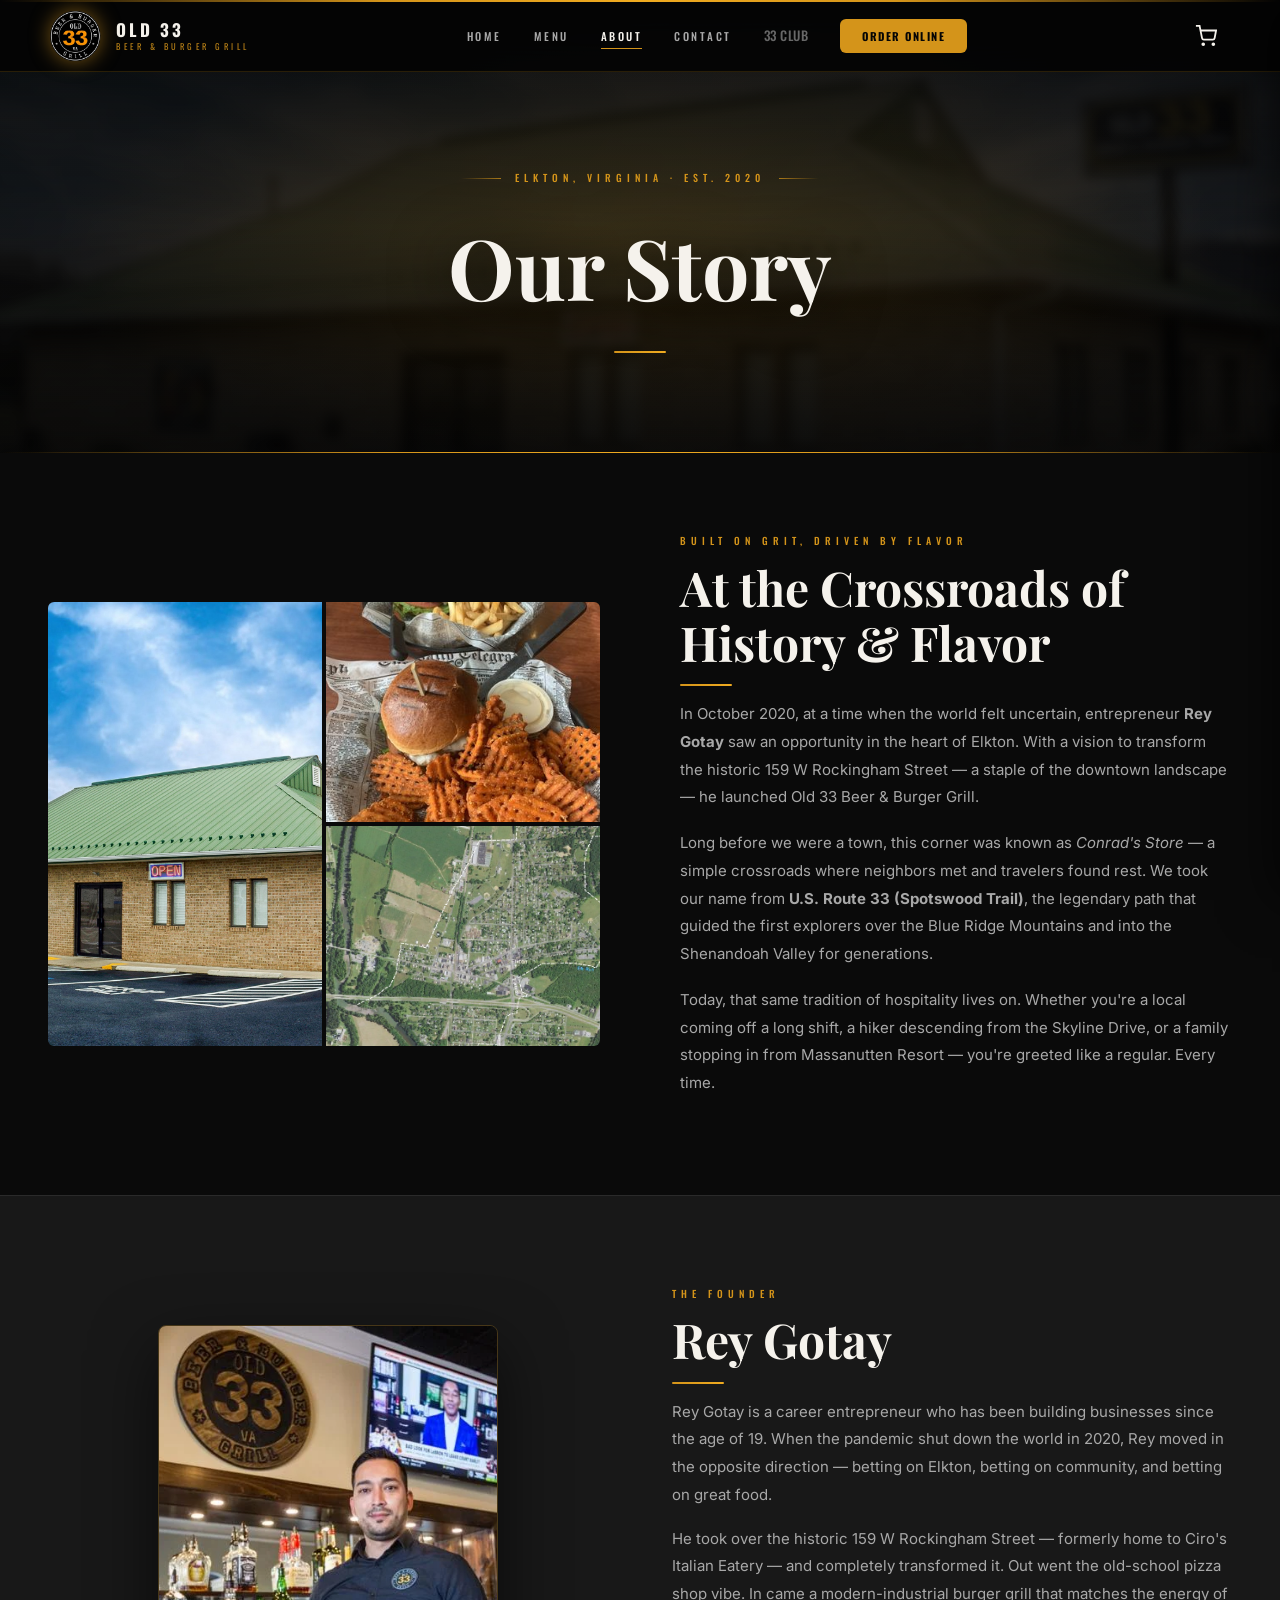
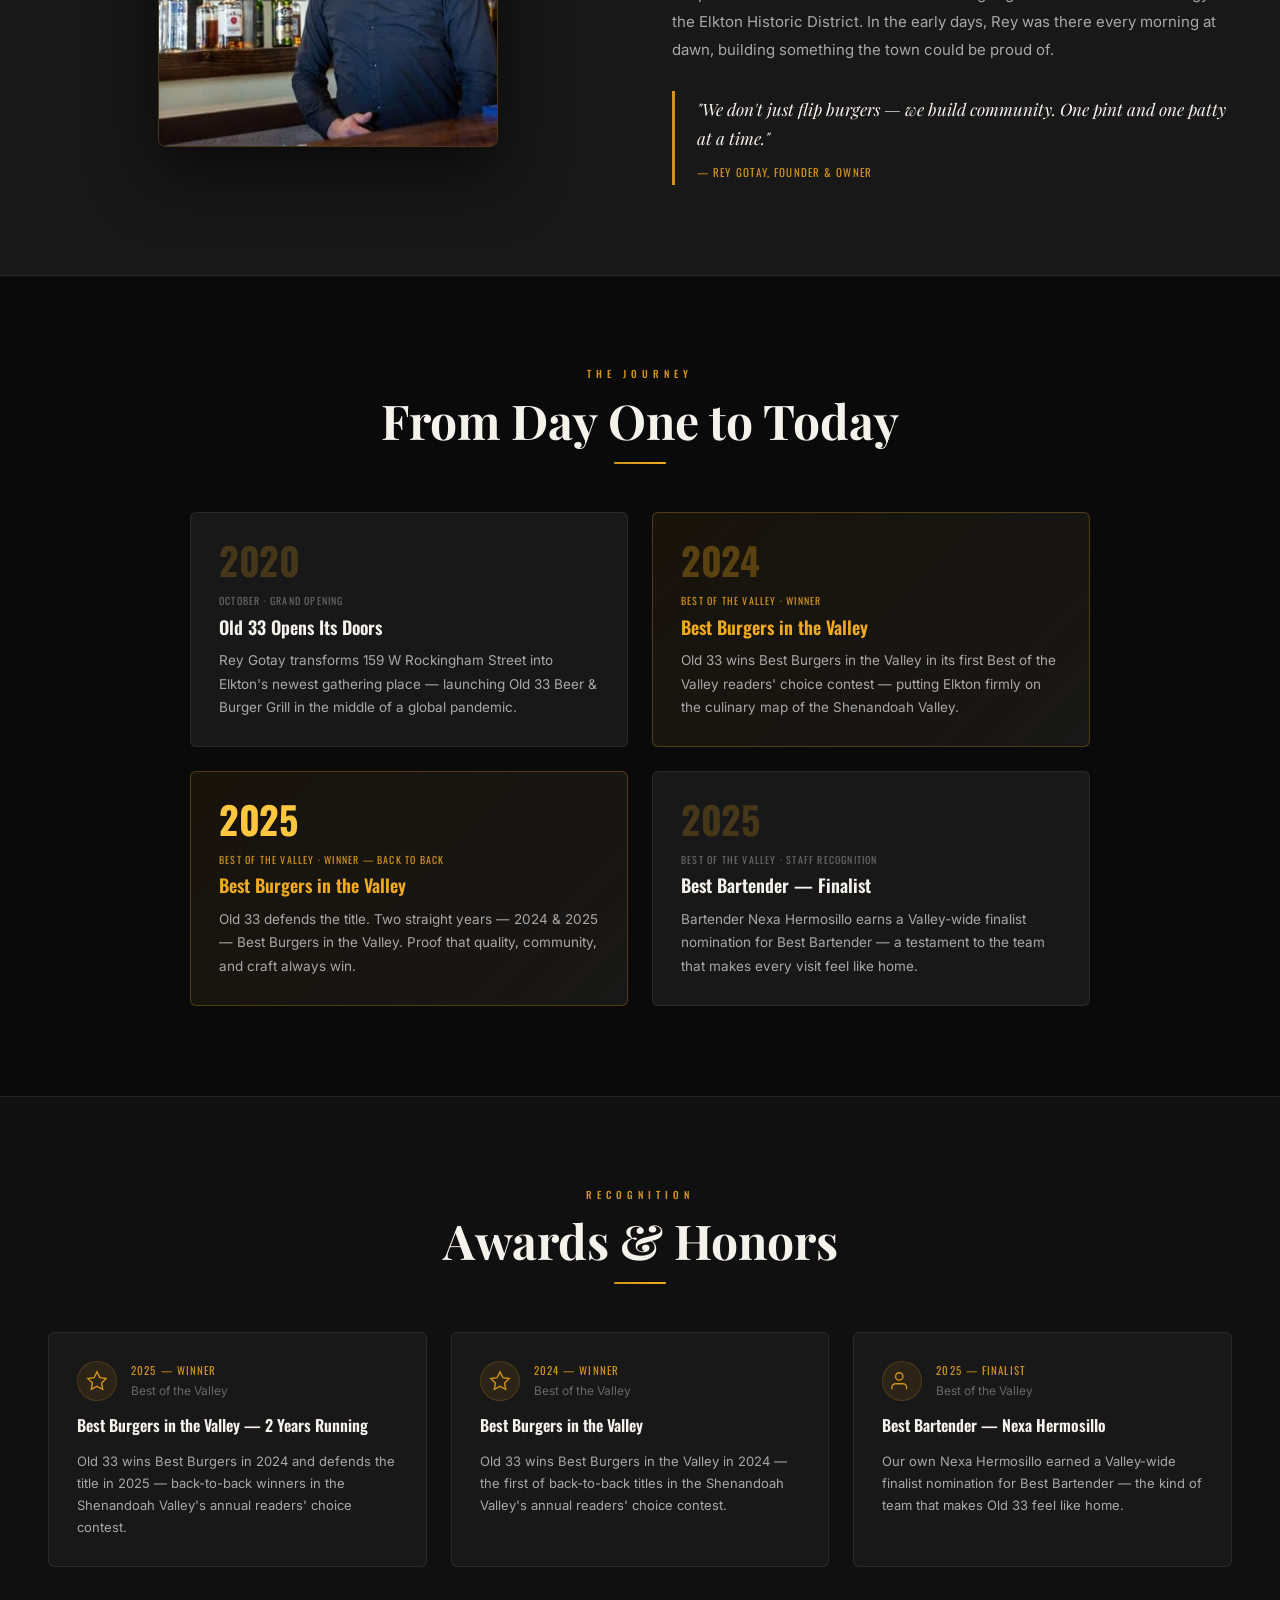
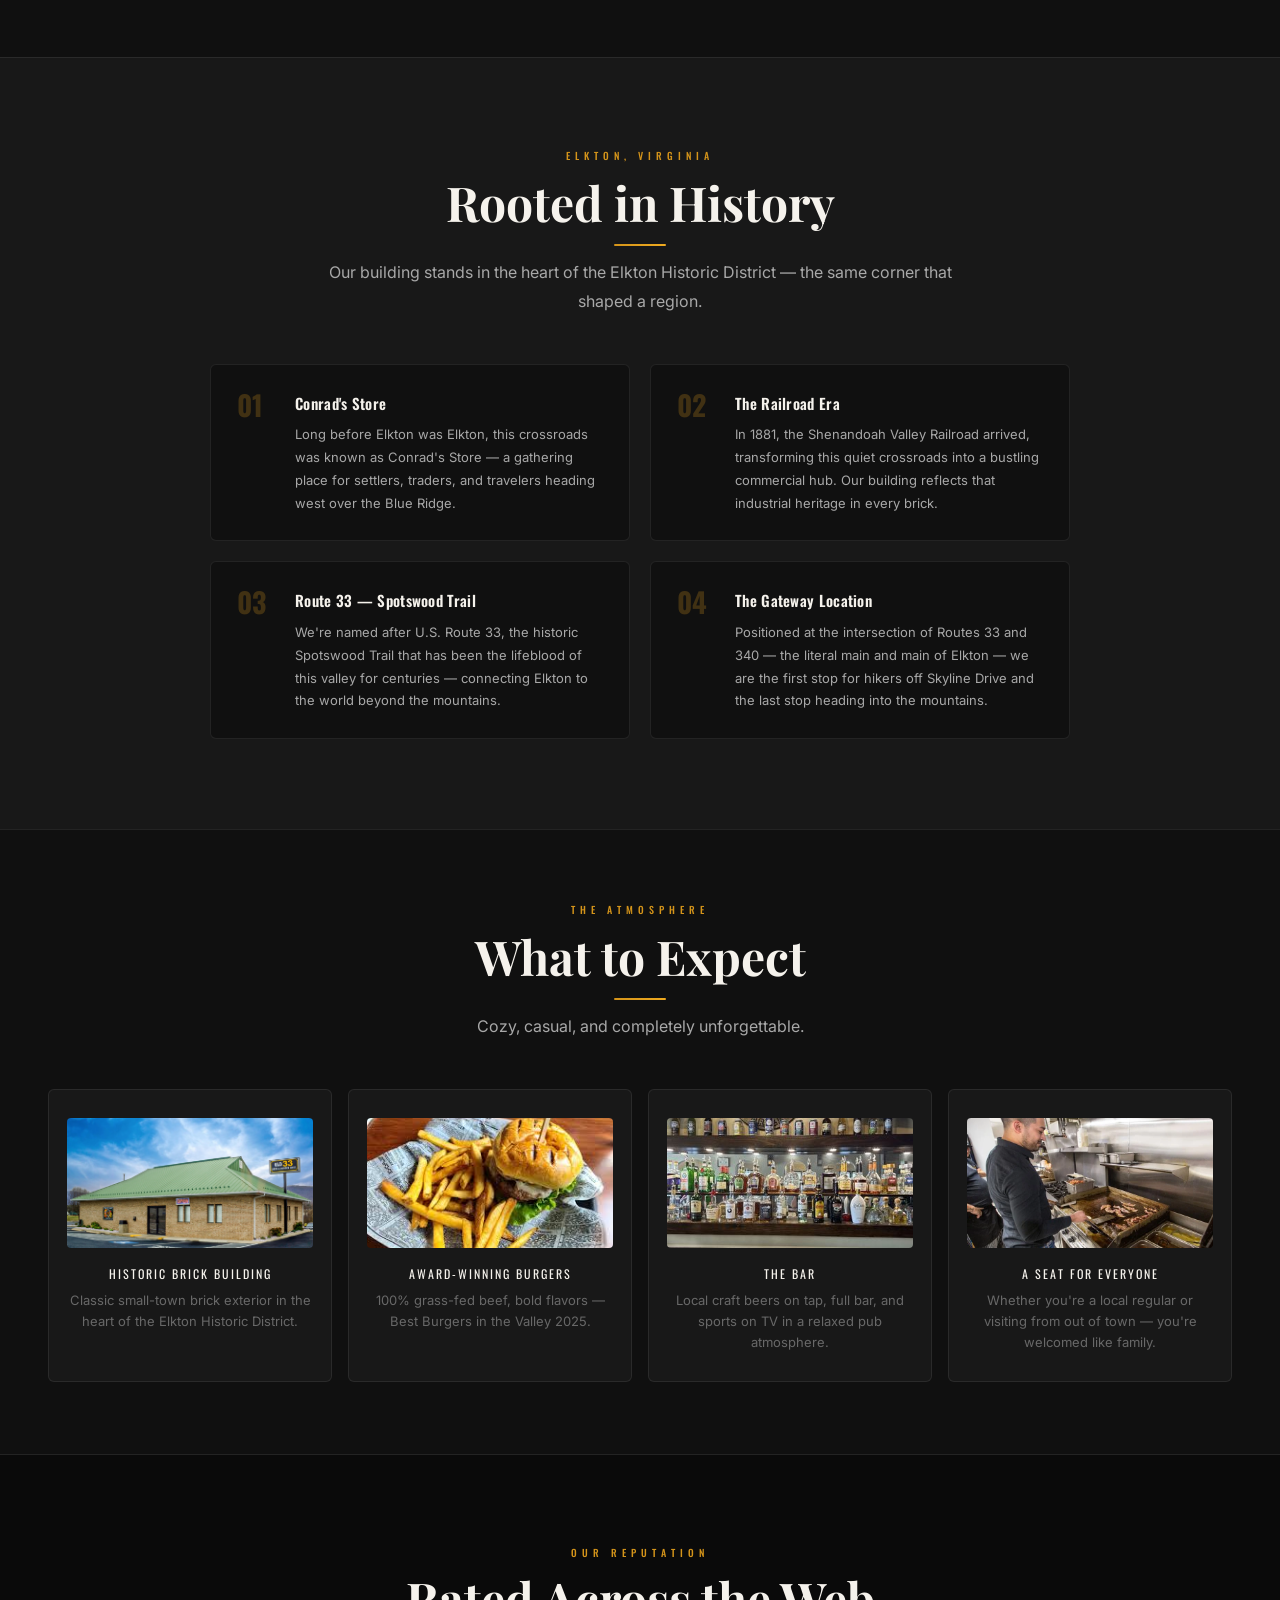
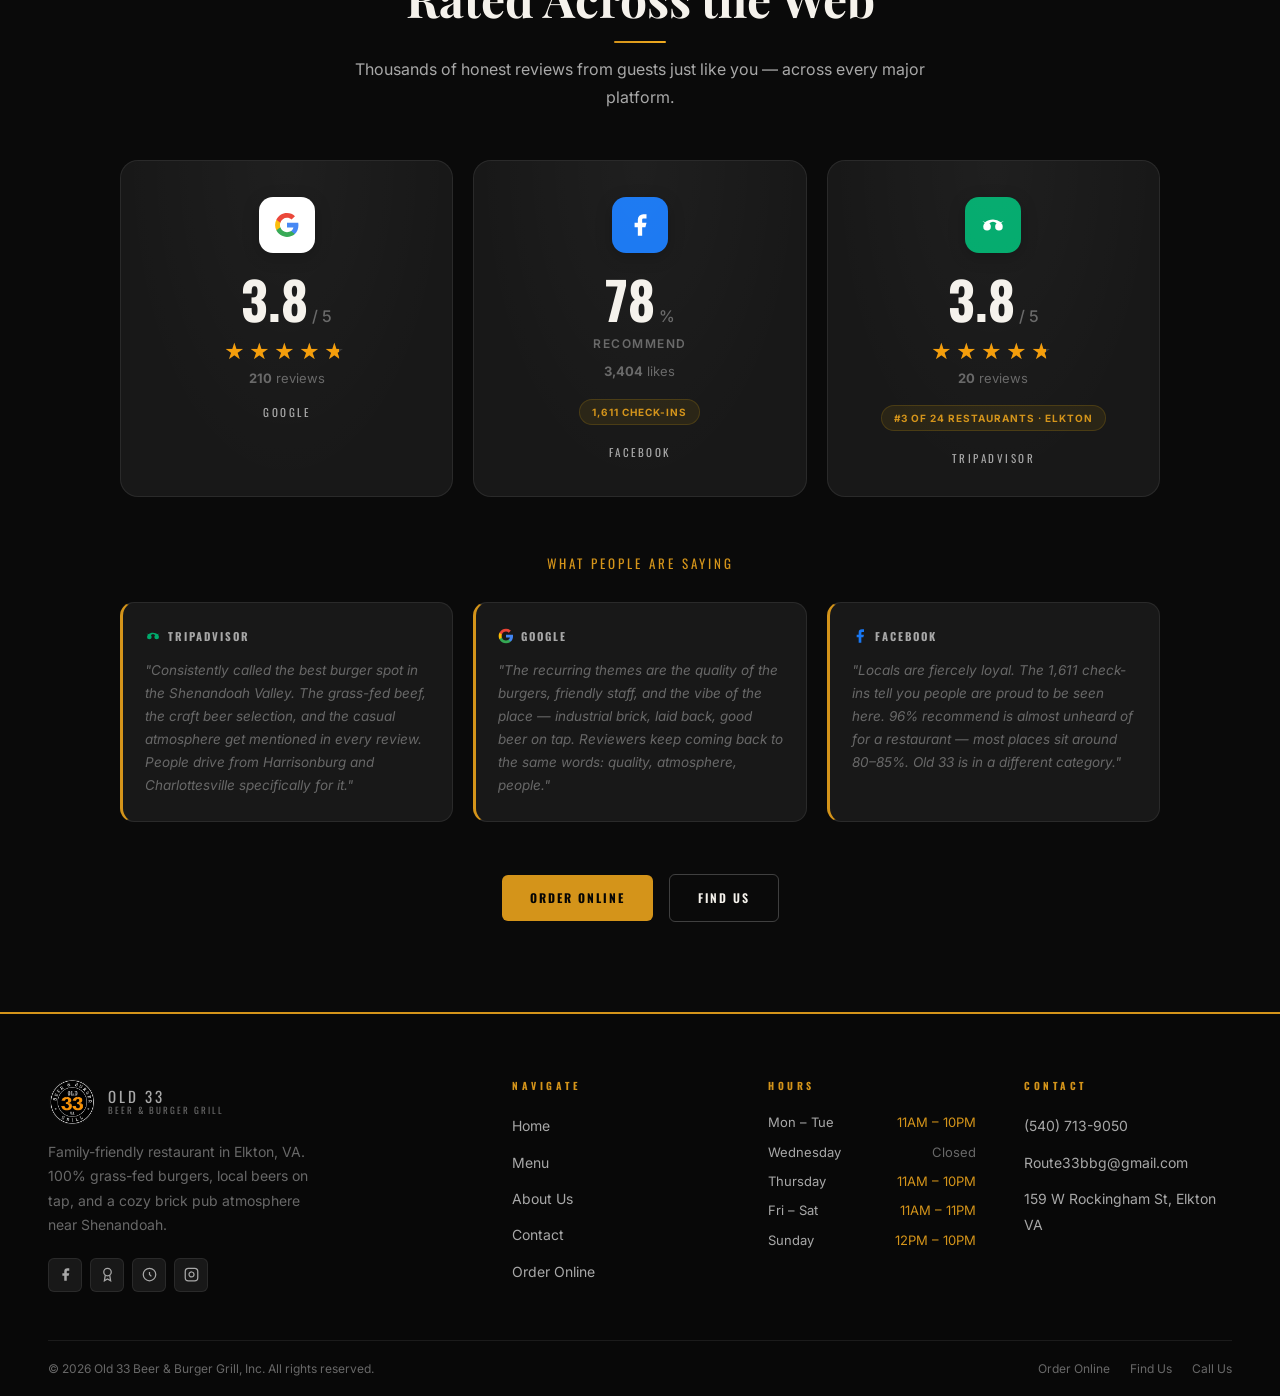
<file: about.html>
<!DOCTYPE html>
<html lang="en">
<head>
  <meta charset="UTF-8" />
  <meta name="viewport" content="width=device-width, initial-scale=1.0" />
  <title>Our Story | Old 33 Beer &amp; Burger Grill — Elkton, VA</title>
  <meta name="description" content="The story behind Old 33 Beer & Burger Grill. Founded by Rey Gotay in October 2020 in Elkton, VA. Best Burgers in the Valley 2025." />

  <link rel="canonical" href="https://old33bbg.com/about.html" />

  <meta property="og:type"        content="website" />
  <meta property="og:url"         content="https://old33bbg.com/about.html" />
  <meta property="og:title"       content="Our Story | Old 33 Beer &amp; Burger Grill" />
  <meta property="og:description" content="Founded by Rey Gotay in 2020, Old 33 is Elkton's award-winning burger grill. Best Burgers in the Valley 2024 &amp; 2025." />
  <meta property="og:image"       content="https://old33bbg.com/images/photo1.jpg" />
  <meta property="og:site_name"   content="Old 33 Beer &amp; Burger Grill" />

  <meta name="twitter:card"        content="summary_large_image" />
  <meta name="twitter:title"       content="Our Story | Old 33 Beer &amp; Burger Grill" />
  <meta name="twitter:description" content="Founded by Rey Gotay in 2020 — Best Burgers in the Valley two years running." />
  <meta name="twitter:image"       content="https://old33bbg.com/images/photo1.jpg" />

  <meta name="geo.region"    content="US-VA" />
  <meta name="geo.placename" content="Elkton, Virginia" />

  <link rel="icon" type="image/png" href="images/logo-clean.png" />
  <link rel="stylesheet" href="css/styles.css" />
  <script async src="https://www.googletagmanager.com/gtag/js?id=G-M4X8E48D0W"></script>
  <script>window.dataLayer=window.dataLayer||[];function gtag(){dataLayer.push(arguments);}gtag('js',new Date());gtag('config','G-M4X8E48D0W');</script>
</head>
<body>

<!-- ========== NAVBAR ========== -->
<nav class="navbar">
  <div class="nav-inner">
    <a href="index.html?logo=1" class="nav-logo">
      <img src="images/logo-clean.png" alt="Old 33" class="nav-logo-img" />
      <div class="nav-logo-txt">
        <span class="nav-logo-old">Old 33</span>
        <span class="nav-logo-sub">Beer &amp; Burger Grill</span>
      </div>
    </a>
    <ul class="nav-links">
      <li><a href="index.html">Home</a></li>
      <li><a href="menu.html">Menu</a></li>
      <li><a href="about.html">About</a></li>
      <li><a href="contact.html">Contact</a></li>
      <li><a href="account.html" id="navSignIn" style="font-size:13px;color:var(--dim);letter-spacing:.5px;">33 Club</a></li>
      <li><a href="menu.html" class="nav-order">Order Online</a></li>
    </ul>
    <button class="nav-ham" id="navHam" aria-label="Open menu">
      <span></span><span></span><span></span>
    </button>
  </div>
</nav>
<div class="nav-mobile" id="navMobile">
  <a href="index.html">Home</a>
  <a href="menu.html">Menu</a>
  <a href="about.html">About</a>
  <a href="contact.html">Contact</a>
  <a href="account.html" id="mobSignIn" style="color:var(--dim);">33 Club</a>
  <a href="menu.html" class="mob-order">Order Online</a>
</div>

<!-- ========== PAGE HERO ========== -->
<div class="page-hero">
  <div class="page-hero-bg" style="background-image:url('images/photo1.jpg');"></div>
  <div class="container">
    <span class="lbl">Elkton, Virginia · Est. 2020</span>
    <h1 class="page-hero-title">Our Story</h1>
    <div class="divider center" style="margin-top:16px;"></div>
  </div>
</div>

<!-- ========== ORIGIN STORY ========== -->
<section class="about-sec">
  <div class="container">
    <div class="about-grid">
      <div class="about-photos reveal">
        <div class="ap tall">
          <img src="images/photo1.jpg" alt="Old 33 exterior" loading="lazy" />
        </div>
        <div class="ap">
          <img src="images/burgers-fries.jpg" alt="Burgers and fries at Old 33" loading="lazy" />
        </div>
        <div class="ap">
          <img src="images/elkton-aerial.jpg" alt="Aerial view of Elkton, Virginia" loading="lazy" />
        </div>
      </div>
      <div class="about-text reveal rd1">
        <span class="lbl">Built on Grit, Driven by Flavor</span>
        <h2 class="h2">At the Crossroads of History &amp; Flavor</h2>
        <div class="divider"></div>
        <p>In October 2020, at a time when the world felt uncertain, entrepreneur <strong>Rey Gotay</strong> saw an opportunity in the heart of Elkton. With a vision to transform the historic 159 W Rockingham Street — a staple of the downtown landscape — he launched Old 33 Beer &amp; Burger Grill.</p>
        <p>Long before we were a town, this corner was known as <em>Conrad's Store</em> — a simple crossroads where neighbors met and travelers found rest. We took our name from <strong>U.S. Route 33 (Spotswood Trail)</strong>, the legendary path that guided the first explorers over the Blue Ridge Mountains and into the Shenandoah Valley for generations.</p>
        <p>Today, that same tradition of hospitality lives on. Whether you're a local coming off a long shift, a hiker descending from the Skyline Drive, or a family stopping in from Massanutten Resort — you're greeted like a regular. Every time.</p>
      </div>
    </div>
  </div>
</section>

<!-- ========== FOUNDER ========== -->
<section class="section" style="background:var(--bg3); border-top:1px solid var(--border); border-bottom:1px solid var(--border);">
  <div class="container">
    <div class="about-teaser-grid" style="align-items:center; gap:64px;">
      <div style="display:flex; justify-content:center;" class="reveal">
        <div class="founder-photo-wrap">
          <img src="images/rey-gotay.jpg" alt="Rey Gotay, Founder of Old 33 Beer & Burger Grill" loading="lazy" class="founder-photo" />
        </div>
      </div>
      <div class="reveal rd1">
        <span class="lbl">The Founder</span>
        <h2 class="h2">Rey Gotay</h2>
        <div class="divider"></div>
        <p style="font-size:15px; line-height:1.85; color:var(--gray); margin-bottom:16px;">
          Rey Gotay is a career entrepreneur who has been building businesses since the age of 19. When the pandemic shut down the world in 2020, Rey moved in the opposite direction — betting on Elkton, betting on community, and betting on great food.
        </p>
        <p style="font-size:15px; line-height:1.85; color:var(--gray); margin-bottom:28px;">
          He took over the historic 159 W Rockingham Street — formerly home to Ciro's Italian Eatery — and completely transformed it. Out went the old-school pizza shop vibe. In came a modern-industrial burger grill that matches the energy of the Elkton Historic District. In the early days, Rey was there every morning at dawn, building something the town could be proud of.
        </p>
        <blockquote class="about-quote">
          <p>"We don't just flip burgers — we build community. One pint and one patty at a time."</p>
          <footer>— Rey Gotay, Founder &amp; Owner</footer>
        </blockquote>
      </div>
    </div>
  </div>
</section>

<!-- ========== TIMELINE ========== -->
<section class="section" style="background:var(--bg);">
  <div class="container">
    <div class="sec-hdr center">
      <span class="lbl reveal">The Journey</span>
      <h2 class="h2 reveal rd1">From Day One to Today</h2>
      <div class="divider center reveal rd2"></div>
    </div>

    <div class="atl-grid reveal rd1">

      <div class="atl-card">
        <div class="atl-card-year">2020</div>
        <div class="atl-card-body">
          <div class="atl-card-tag">October · Grand Opening</div>
          <div class="atl-card-title">Old 33 Opens Its Doors</div>
          <p class="atl-card-desc">Rey Gotay transforms 159 W Rockingham Street into Elkton's newest gathering place — launching Old 33 Beer &amp; Burger Grill in the middle of a global pandemic.</p>
        </div>
      </div>

      <div class="atl-card atl-card-gold">
        <div class="atl-card-year" style="color:rgba(212,148,26,.35);">2024</div>
        <div class="atl-card-body">
          <div class="atl-card-tag" style="color:var(--gold);">Best of the Valley · Winner</div>
          <div class="atl-card-title" style="color:var(--gold2);">Best Burgers in the Valley</div>
          <p class="atl-card-desc">Old 33 wins Best Burgers in the Valley in its first Best of the Valley readers' choice contest — putting Elkton firmly on the culinary map of the Shenandoah Valley.</p>
        </div>
      </div>

      <div class="atl-card atl-card-gold">
        <div class="atl-card-year" style="color:var(--gold3);">2025</div>
        <div class="atl-card-body">
          <div class="atl-card-tag" style="color:var(--gold);">Best of the Valley · Winner — Back to Back</div>
          <div class="atl-card-title" style="color:var(--gold2);">Best Burgers in the Valley</div>
          <p class="atl-card-desc">Old 33 defends the title. Two straight years — 2024 &amp; 2025 — Best Burgers in the Valley. Proof that quality, community, and craft always win.</p>
        </div>
      </div>

      <div class="atl-card">
        <div class="atl-card-year">2025</div>
        <div class="atl-card-body">
          <div class="atl-card-tag">Best of the Valley · Staff Recognition</div>
          <div class="atl-card-title">Best Bartender — Finalist</div>
          <p class="atl-card-desc">Bartender Nexa Hermosillo earns a Valley-wide finalist nomination for Best Bartender — a testament to the team that makes every visit feel like home.</p>
        </div>
      </div>

    </div>
  </div>
</section>

<!-- ========== AWARDS ========== -->
<section class="section" style="background:var(--bg2); border-top:1px solid var(--border);">
  <div class="container">
    <div class="sec-hdr center">
      <span class="lbl reveal">Recognition</span>
      <h2 class="h2 reveal rd1">Awards &amp; Honors</h2>
      <div class="divider center reveal rd2"></div>
    </div>
    <div class="about-awards-grid">

      <div class="award-card reveal rd1">
        <div class="award-card-top">
          <div class="award-icon-wrap">
            <svg viewBox="0 0 24 24" fill="none" stroke="currentColor" stroke-width="1.5" width="22" height="22"><path d="M12 2l3.09 6.26L22 9.27l-5 4.87 1.18 6.88L12 17.77l-6.18 3.25L7 14.14 2 9.27l6.91-1.01L12 2z"/></svg>
          </div>
          <div>
            <div class="award-year">2025 — Winner</div>
            <div class="award-source">Best of the Valley</div>
          </div>
        </div>
        <div class="award-title">Best Burgers in the Valley — 2 Years Running</div>
        <p class="award-desc">Old 33 wins Best Burgers in 2024 and defends the title in 2025 — back-to-back winners in the Shenandoah Valley's annual readers' choice contest.</p>
      </div>

      <div class="award-card reveal rd2">
        <div class="award-card-top">
          <div class="award-icon-wrap">
            <svg viewBox="0 0 24 24" fill="none" stroke="currentColor" stroke-width="1.5" width="22" height="22"><path d="M12 2l3.09 6.26L22 9.27l-5 4.87 1.18 6.88L12 17.77l-6.18 3.25L7 14.14 2 9.27l6.91-1.01L12 2z"/></svg>
          </div>
          <div>
            <div class="award-year">2024 — Winner</div>
            <div class="award-source">Best of the Valley</div>
          </div>
        </div>
        <div class="award-title">Best Burgers in the Valley</div>
        <p class="award-desc">Old 33 wins Best Burgers in the Valley in 2024 — the first of back-to-back titles in the Shenandoah Valley's annual readers' choice contest.</p>
      </div>

      <div class="award-card reveal rd3">
        <div class="award-card-top">
          <div class="award-icon-wrap">
            <svg viewBox="0 0 24 24" fill="none" stroke="currentColor" stroke-width="1.5" width="22" height="22"><path d="M17 21v-2a4 4 0 0 0-4-4H5a4 4 0 0 0-4 4v2"/><circle cx="9" cy="7" r="4"/></svg>
          </div>
          <div>
            <div class="award-year">2025 — Finalist</div>
            <div class="award-source">Best of the Valley</div>
          </div>
        </div>
        <div class="award-title">Best Bartender — Nexa Hermosillo</div>
        <p class="award-desc">Our own Nexa Hermosillo earned a Valley-wide finalist nomination for Best Bartender — the kind of team that makes Old 33 feel like home.</p>
      </div>

    </div>
  </div>
</section>

<!-- ========== LOCAL ROOTS ========== -->
<section class="section" style="background:var(--bg3); border-top:1px solid var(--border);">
  <div class="container">
    <div class="sec-hdr center">
      <span class="lbl reveal">Elkton, Virginia</span>
      <h2 class="h2 reveal rd1">Rooted in History</h2>
      <div class="divider center reveal rd2"></div>
      <p class="lead reveal rd3" style="max-width:640px; margin:0 auto;">Our building stands in the heart of the Elkton Historic District — the same corner that shaped a region.</p>
    </div>
    <div class="about-roots-grid">

      <div class="roots-card reveal rd1">
        <div class="roots-num">01</div>
        <div class="roots-body">
          <div class="roots-title">Conrad's Store</div>
          <p class="roots-desc">Long before Elkton was Elkton, this crossroads was known as Conrad's Store — a gathering place for settlers, traders, and travelers heading west over the Blue Ridge.</p>
        </div>
      </div>

      <div class="roots-card reveal rd2">
        <div class="roots-num">02</div>
        <div class="roots-body">
          <div class="roots-title">The Railroad Era</div>
          <p class="roots-desc">In 1881, the Shenandoah Valley Railroad arrived, transforming this quiet crossroads into a bustling commercial hub. Our building reflects that industrial heritage in every brick.</p>
        </div>
      </div>

      <div class="roots-card reveal rd3">
        <div class="roots-num">03</div>
        <div class="roots-body">
          <div class="roots-title">Route 33 — Spotswood Trail</div>
          <p class="roots-desc">We're named after U.S. Route 33, the historic Spotswood Trail that has been the lifeblood of this valley for centuries — connecting Elkton to the world beyond the mountains.</p>
        </div>
      </div>

      <div class="roots-card reveal rd4">
        <div class="roots-num">04</div>
        <div class="roots-body">
          <div class="roots-title">The Gateway Location</div>
          <p class="roots-desc">Positioned at the intersection of Routes 33 and 340 — the literal main and main of Elkton — we are the first stop for hikers off Skyline Drive and the last stop heading into the mountains.</p>
        </div>
      </div>

    </div>
  </div>
</section>

<!-- ========== VIBE ========== -->
<section class="vibe-sec" style="border-top:1px solid var(--border);">
  <div class="container">
    <div class="sec-hdr center">
      <span class="lbl reveal">The Atmosphere</span>
      <h2 class="h2 reveal rd1">What to Expect</h2>
      <div class="divider center reveal rd2"></div>
      <p class="lead reveal rd3">Cozy, casual, and completely unforgettable.</p>
    </div>
    <div class="vibe-grid">
      <div class="vibe-card reveal rd1">
        <img src="images/photo1.jpg" alt="Old 33 brick exterior" class="vibe-img" loading="lazy" />
        <div class="vibe-ttl">Historic Brick Building</div>
        <p class="vibe-dsc">Classic small-town brick exterior in the heart of the Elkton Historic District.</p>
      </div>
      <div class="vibe-card reveal rd2">
        <img src="images/vibe-burger.jpg" alt="Burger and fries at Old 33" class="vibe-img" loading="lazy" />
        <div class="vibe-ttl">Award-Winning Burgers</div>
        <p class="vibe-dsc">100% grass-fed beef, bold flavors — Best Burgers in the Valley 2025.</p>
      </div>
      <div class="vibe-card reveal rd3">
        <img src="images/vibe-bar.jpg" alt="The bar at Old 33" class="vibe-img" loading="lazy" />
        <div class="vibe-ttl">The Bar</div>
        <p class="vibe-dsc">Local craft beers on tap, full bar, and sports on TV in a relaxed pub atmosphere.</p>
      </div>
      <div class="vibe-card reveal rd4">
        <img src="images/vibe-kitchen.jpg" alt="Rey Gotay cooking in the kitchen at Old 33" class="vibe-img" loading="lazy" />
        <div class="vibe-ttl">A Seat for Everyone</div>
        <p class="vibe-dsc">Whether you're a local regular or visiting from out of town — you're welcomed like family.</p>
      </div>
    </div>
  </div>
</section>

<!-- ========== RATINGS ========== -->
<section class="section rtg-section" style="background:var(--bg);">
  <div class="container">
    <div class="sec-hdr center">
      <span class="lbl reveal">Our Reputation</span>
      <h2 class="h2 reveal rd1">Rated Across the Web</h2>
      <div class="divider center reveal rd2"></div>
      <p class="lead reveal rd3" style="max-width:580px; margin:0 auto 40px;">Thousands of honest reviews from guests just like you — across every major platform.</p>
    </div>

    <div class="rtg-grid rtg-grid-3">

      <!-- Google -->
      <div class="rtg-card reveal rd1">
        <div class="rtg-platform-logo rtg-google">
          <svg viewBox="0 0 24 24" width="26" height="26" fill="currentColor"><path d="M22.56 12.25c0-.78-.07-1.53-.2-2.25H12v4.26h5.92c-.26 1.37-1.04 2.53-2.21 3.31v2.77h3.57c2.08-1.92 3.28-4.74 3.28-8.09z" fill="#4285F4"/><path d="M12 23c2.97 0 5.46-.98 7.28-2.66l-3.57-2.77c-.98.66-2.23 1.06-3.71 1.06-2.86 0-5.29-1.93-6.16-4.53H2.18v2.84C3.99 20.53 7.7 23 12 23z" fill="#34A853"/><path d="M5.84 14.09c-.22-.66-.35-1.36-.35-2.09s.13-1.43.35-2.09V7.07H2.18C1.43 8.55 1 10.22 1 12s.43 3.45 1.18 4.93l3.66-2.84z" fill="#FBBC05"/><path d="M12 5.38c1.62 0 3.06.56 4.21 1.64l3.15-3.15C17.45 2.09 14.97 1 12 1 7.7 1 3.99 3.47 2.18 7.07l3.66 2.84c.87-2.6 3.3-4.53 6.16-4.53z" fill="#EA4335"/></svg>
        </div>
        <div class="rtg-score-row">
          <span class="rtg-num" data-target="4.6" data-decimals="1">0.0</span>
          <span class="rtg-outof">/ 5</span>
        </div>
        <div class="rtg-stars"><span class="rtg-stars-bg">★★★★★</span><span class="rtg-stars-fill" style="width:92%">★★★★★</span></div>
        <div class="rtg-count-row"><span class="rtg-count" data-target="256" data-decimals="0">0</span> reviews</div>
        <div class="rtg-name">Google</div>
      </div>

      <!-- Facebook -->
      <div class="rtg-card reveal rd2">
        <div class="rtg-platform-logo rtg-facebook">
          <svg viewBox="0 0 24 24" width="26" height="26" fill="#fff"><path d="M18 2h-3a5 5 0 0 0-5 5v3H7v4h3v8h4v-8h3l1-4h-4V7a1 1 0 0 1 1-1h3z"/></svg>
        </div>
        <div class="rtg-score-row">
          <span class="rtg-num" data-target="96" data-decimals="0">0</span><span class="rtg-outof">%</span>
        </div>
        <div class="rtg-sub-label">Recommend</div>
        <div class="rtg-count-row"><span class="rtg-count" data-target="4142" data-decimals="0">0</span> likes</div>
        <div class="rtg-highlight">1,611 Check-Ins</div>
        <div class="rtg-name">Facebook</div>
      </div>

      <!-- TripAdvisor -->
      <div class="rtg-card reveal rd3">
        <div class="rtg-platform-logo rtg-tripadvisor">
          <svg viewBox="0 0 24 24" width="26" height="26" fill="#fff"><circle cx="6.5" cy="13.5" r="3.5"/><circle cx="17.5" cy="13.5" r="3.5"/><path d="M12 7c-2.76 0-5.26.91-7.28 2.43L2 8l2.49 2.08A7.5 7.5 0 0 0 4.5 13.5h3A5 5 0 0 1 12 9a5 5 0 0 1 4.5 4.5h3A7.5 7.5 0 0 0 19.5 10.08L22 8l-2.72 1.43A13.06 13.06 0 0 0 12 7z"/></svg>
        </div>
        <div class="rtg-score-row">
          <span class="rtg-num" data-target="4.6" data-decimals="1">0.0</span>
          <span class="rtg-outof">/ 5</span>
        </div>
        <div class="rtg-stars"><span class="rtg-stars-bg">★★★★★</span><span class="rtg-stars-fill" style="width:92%">★★★★★</span></div>
        <div class="rtg-count-row"><span class="rtg-count" data-target="25" data-decimals="0">0</span> reviews</div>
        <div class="rtg-highlight">#3 of 24 Restaurants · Elkton</div>
        <div class="rtg-name">TripAdvisor</div>
      </div>

    </div>

    <!-- What People Are Saying -->
    <div class="rtg-voices reveal" style="margin-top:56px;">
      <div class="rtg-voice-hdr reveal rd1">What People Are Saying</div>
      <div class="rtg-voice-grid">

        <div class="rtg-voice-card reveal rd1">
          <div class="rtg-voice-platform">
            <svg viewBox="0 0 24 24" width="16" height="16" fill="currentColor"><circle cx="6.5" cy="13.5" r="3.5" fill="#00AA6C"/><circle cx="17.5" cy="13.5" r="3.5" fill="#00AA6C"/><path d="M12 7c-2.76 0-5.26.91-7.28 2.43L2 8l2.49 2.08A7.5 7.5 0 0 0 4.5 13.5h3A5 5 0 0 1 12 9a5 5 0 0 1 4.5 4.5h3A7.5 7.5 0 0 0 19.5 10.08L22 8l-2.72 1.43A13.06 13.06 0 0 0 12 7z" fill="#00AA6C"/></svg>
            TripAdvisor
          </div>
          <p class="rtg-voice-text">"Consistently called the best burger spot in the Shenandoah Valley. The grass-fed beef, the craft beer selection, and the casual atmosphere get mentioned in every review. People drive from Harrisonburg and Charlottesville specifically for it."</p>
        </div>

        <div class="rtg-voice-card reveal rd2">
          <div class="rtg-voice-platform">
            <svg viewBox="0 0 24 24" width="16" height="16" fill="currentColor"><path d="M22.56 12.25c0-.78-.07-1.53-.2-2.25H12v4.26h5.92c-.26 1.37-1.04 2.53-2.21 3.31v2.77h3.57c2.08-1.92 3.28-4.74 3.28-8.09z" fill="#4285F4"/><path d="M12 23c2.97 0 5.46-.98 7.28-2.66l-3.57-2.77c-.98.66-2.23 1.06-3.71 1.06-2.86 0-5.29-1.93-6.16-4.53H2.18v2.84C3.99 20.53 7.7 23 12 23z" fill="#34A853"/><path d="M5.84 14.09c-.22-.66-.35-1.36-.35-2.09s.13-1.43.35-2.09V7.07H2.18C1.43 8.55 1 10.22 1 12s.43 3.45 1.18 4.93l3.66-2.84z" fill="#FBBC05"/><path d="M12 5.38c1.62 0 3.06.56 4.21 1.64l3.15-3.15C17.45 2.09 14.97 1 12 1 7.7 1 3.99 3.47 2.18 7.07l3.66 2.84c.87-2.6 3.3-4.53 6.16-4.53z" fill="#EA4335"/></svg>
            Google
          </div>
          <p class="rtg-voice-text">"The recurring themes are the quality of the burgers, friendly staff, and the vibe of the place — industrial brick, laid back, good beer on tap. Reviewers keep coming back to the same words: quality, atmosphere, people."</p>
        </div>

        <div class="rtg-voice-card reveal rd3">
          <div class="rtg-voice-platform">
            <svg viewBox="0 0 24 24" width="16" height="16" fill="#1877F2"><path d="M18 2h-3a5 5 0 0 0-5 5v3H7v4h3v8h4v-8h3l1-4h-4V7a1 1 0 0 1 1-1h3z"/></svg>
            Facebook
          </div>
          <p class="rtg-voice-text">"Locals are fiercely loyal. The 1,611 check-ins tell you people are proud to be seen here. 96% recommend is almost unheard of for a restaurant — most places sit around 80–85%. Old 33 is in a different category."</p>
        </div>

      </div>
    </div>

    <div style="text-align:center; margin-top:52px;" class="reveal">
      <a href="menu.html" class="btn btn-red" style="margin-right:12px;">Order Online</a>
      <a href="contact.html" class="btn btn-outline">Find Us</a>
    </div>
  </div>

  <script>
  (function(){
    var triggered = false;
    function countUp(el){
      var target = parseFloat(el.dataset.target);
      var decimals = parseInt(el.dataset.decimals) || 0;
      var duration = 1600;
      var start = null;
      function step(ts){
        if(!start) start = ts;
        var p = Math.min((ts - start) / duration, 1);
        var ease = 1 - Math.pow(1 - p, 3);
        var cur = target * ease;
        el.textContent = decimals > 0 ? cur.toFixed(decimals) : Math.floor(cur).toLocaleString();
        if(p < 1) requestAnimationFrame(step);
        else el.textContent = decimals > 0 ? target.toFixed(decimals) : target.toLocaleString();
      }
      requestAnimationFrame(step);
    }
    var grid = document.querySelector('.rtg-grid');
    if(!grid) return;

    /* Duplicate cards for infinite loop scroll on mobile */
    if(window.innerWidth <= 768) {
      Array.from(grid.children).forEach(function(card){
        var clone = card.cloneNode(true);
        clone.setAttribute('aria-hidden', 'true');
        grid.appendChild(clone);
      });
    }

    var obs = new IntersectionObserver(function(entries){
      if(entries[0].isIntersecting && !triggered){
        triggered = true;
        grid.querySelectorAll('[data-target]').forEach(countUp);
        obs.disconnect();
      }
    }, { threshold: 0.25 });
    obs.observe(grid);
  })();
  </script>
</section>

<!-- ========== FOOTER ========== -->
<footer class="footer">
  <div class="container">
    <div class="footer-grid">
      <div class="footer-brand">
        <div class="ftr-logo"><img src="images/logo-clean.png" alt="Old 33 Logo" class="ftr-logo-img" /><div class="ftr-logo-txt"><span class="ftr-logo-old">Old 33</span><span class="ftr-logo-sub">Beer &amp; Burger Grill</span></div></div>
        <p class="ftr-desc">Family-friendly restaurant in Elkton, VA. 100% grass-fed burgers, local beers on tap, and a cozy brick pub atmosphere near Shenandoah.</p>
        <div class="ftr-social">
          <a href="https://www.facebook.com/old33bbg/" target="_blank" rel="noopener" title="Facebook"><svg viewBox="0 0 24 24" fill="currentColor" style="color:var(--gray)"><path d="M18 2h-3a5 5 0 0 0-5 5v3H7v4h3v8h4v-8h3l1-4h-4V7a1 1 0 0 1 1-1h3z"/></svg></a>
          <a href="https://www.yelp.com/biz/old-33-beer-and-burger-grill-elkton" target="_blank" rel="noopener" title="Yelp"><svg viewBox="0 0 24 24" fill="none" stroke="currentColor" stroke-width="2" style="color:var(--gray)"><circle cx="12" cy="8" r="6"/><path d="M15.477 12.89L17 22l-5-3-5 3 1.523-9.11"/></svg></a>
          <a href="https://www.tripadvisor.com/Restaurant_Review-g57704-d23575919-Reviews-Old_33_Beer_Burger_Grill-Elkton_Virginia.html" target="_blank" rel="noopener" title="TripAdvisor"><svg viewBox="0 0 24 24" fill="none" stroke="currentColor" stroke-width="2" style="color:var(--gray)"><circle cx="12" cy="12" r="10"/><path d="M12 8v4l3 3"/></svg></a>
          <a href="https://www.instagram.com/old33bbg/" target="_blank" rel="noopener" title="Instagram"><svg viewBox="0 0 24 24" fill="none" stroke="currentColor" stroke-width="2" style="color:var(--gray)"><rect x="2" y="2" width="20" height="20" rx="5" ry="5"/><path d="M16 11.37A4 4 0 1 1 12.63 8 4 4 0 0 1 16 11.37z"/><line x1="17.5" y1="6.5" x2="17.51" y2="6.5"/></svg></a>
        </div>
      </div>
      <div class="ftr-col"><h4>Navigate</h4><ul><li><a href="index.html">Home</a></li><li><a href="menu.html">Menu</a></li><li><a href="about.html">About Us</a></li><li><a href="contact.html">Contact</a></li><li><a href="menu.html">Order Online</a></li></ul></div>
      <div class="ftr-col"><h4>Hours</h4><div class="ftr-hrs"><div class="fhr"><span class="fd-col">Mon – Tue</span><span class="ft">11AM – 10PM</span></div><div class="fhr"><span class="fd-col">Wednesday</span><span class="fc">Closed</span></div><div class="fhr"><span class="fd-col">Thursday</span><span class="ft">11AM – 10PM</span></div><div class="fhr"><span class="fd-col">Fri – Sat</span><span class="ft">11AM – 11PM</span></div><div class="fhr"><span class="fd-col">Sunday</span><span class="ft">12PM – 10PM</span></div></div></div>
      <div class="ftr-col"><h4>Contact</h4><ul><li><a href="tel:5407139050">(540) 713-9050</a></li><li><a href="mailto:Route33bbg@gmail.com">Route33bbg@gmail.com</a></li><li><a href="https://maps.google.com/?q=159+W+Rockingham+St,+Elkton,+VA+22827" target="_blank" rel="noopener">159 W Rockingham St, Elkton VA</a></li></ul></div>
    </div>
    <div class="footer-btm">
      <p class="footer-btm-l">© 2026 Old 33 Beer &amp; Burger Grill, Inc. All rights reserved.</p>
      <div class="footer-btm-r"><a href="menu.html">Order Online</a><a href="contact.html">Find Us</a><a href="tel:5407139050">Call Us</a></div>
    </div>
  </div>
</footer>

<script src="js/main.js"></script>
<script src="js/cart.js?v=2"></script>
<script src="js/checkout.js"></script>
<script src="js/members.js"></script>
</body>
</html>
</file>
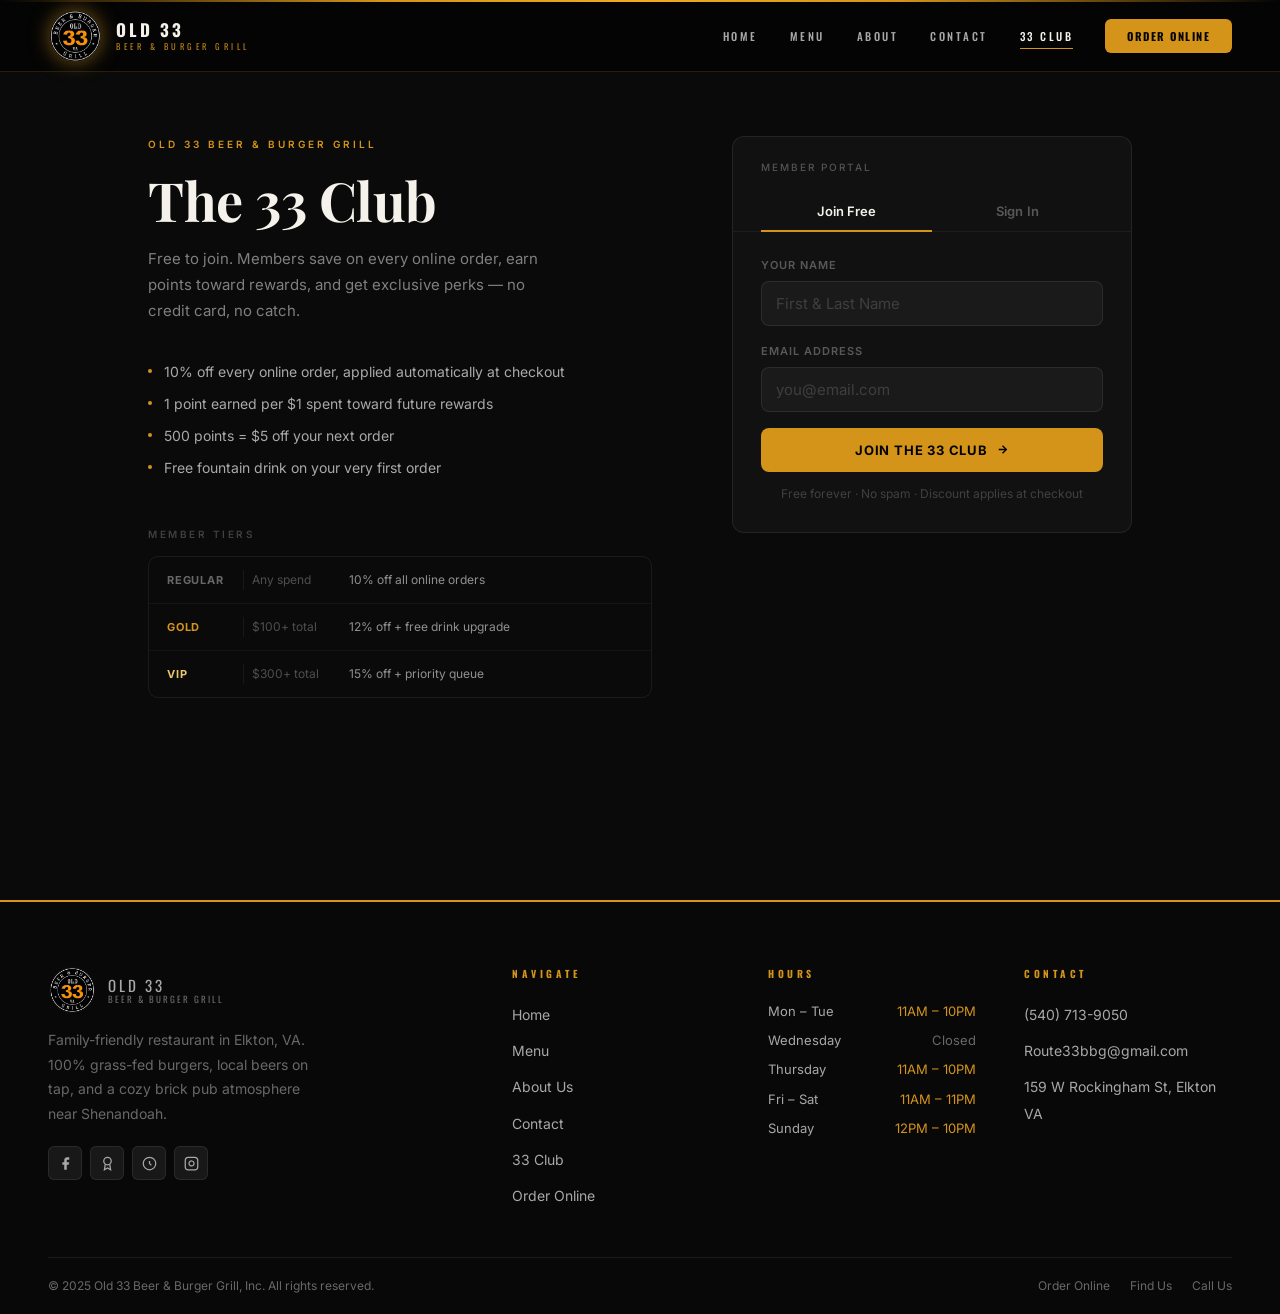
<file: account.html>
<!DOCTYPE html>
<html lang="en">
<head>
  <meta charset="UTF-8" />
  <meta name="viewport" content="width=device-width, initial-scale=1.0" />
  <title>33 Club | Old 33 Beer &amp; Burger Grill — Elkton, VA</title>
  <meta name="description" content="Join the 33 Club — earn points, unlock exclusive deals, and get 10% off every online order at Old 33 Beer & Burger Grill in Elkton, VA." />
  <link rel="canonical" href="https://old33bbg.com/account.html" />
  <meta name="robots" content="noindex" />
  <link rel="icon" type="image/png" href="images/logo-clean.png" />
  <link rel="stylesheet" href="css/styles.css" />
  <script async src="https://www.googletagmanager.com/gtag/js?id=G-M4X8E48D0W"></script>
  <script>window.dataLayer=window.dataLayer||[];function gtag(){dataLayer.push(arguments);}gtag('js',new Date());gtag('config','G-M4X8E48D0W');</script>

  <style>
    /* ── PAGE SHELL ── */
    .club-page {
      padding-top: var(--nav-h);
      min-height: 100vh;
    }

    /* ── SPLIT LAYOUT ── */
    .club-split {
      max-width: 1040px;
      margin: 0 auto;
      padding: 64px 28px 80px;
      display: grid;
      grid-template-columns: 1fr 400px;
      gap: 80px;
      align-items: start;
    }

    /* ── LEFT COLUMN ── */
    .cl-eyebrow {
      font-size: 10px;
      font-weight: 600;
      letter-spacing: 3px;
      text-transform: uppercase;
      color: var(--gold);
      margin-bottom: 18px;
    }

    .cl-title {
      font-family: var(--fh);
      font-size: clamp(38px, 5vw, 54px);
      font-weight: 700;
      color: var(--white);
      letter-spacing: -.5px;
      margin: 0 0 16px;
      line-height: 1.1;
    }

    .cl-sub {
      font-size: 15px;
      color: rgba(255,255,255,.48);
      line-height: 1.75;
      max-width: 420px;
      margin-bottom: 36px;
    }

    .cl-benefits {
      list-style: none;
      padding: 0;
      margin: 0 0 48px;
      display: flex;
      flex-direction: column;
      gap: 11px;
    }

    .cl-benefits li {
      display: flex;
      align-items: center;
      gap: 12px;
      font-size: 14px;
      color: rgba(255,255,255,.65);
      line-height: 1.5;
    }

    .cl-benefit-dot {
      width: 4px;
      height: 4px;
      background: var(--gold);
      border-radius: 50%;
      flex-shrink: 0;
    }

    /* Tier table */
    .cl-tiers-label {
      font-size: 10px;
      font-weight: 600;
      letter-spacing: 2.5px;
      text-transform: uppercase;
      color: rgba(255,255,255,.22);
      margin-bottom: 14px;
    }

    .tier-rows {
      border: 1px solid rgba(255,255,255,.07);
      border-radius: 10px;
      overflow: hidden;
    }

    .tier-row {
      display: grid;
      grid-template-columns: 76px 90px 1fr;
      gap: 0;
      padding: 13px 18px;
      border-bottom: 1px solid rgba(255,255,255,.04);
      align-items: center;
    }

    .tier-row:last-child { border-bottom: none; }

    .tier-row:hover { background: rgba(255,255,255,.02); }

    .tr-name {
      font-size: 11px;
      font-weight: 700;
      text-transform: uppercase;
      letter-spacing: .8px;
    }

    .tr-name.regular { color: rgba(255,255,255,.38); }
    .tr-name.gold    { color: var(--gold); }
    .tr-name.vip     { color: #e8c86b; }

    .tr-req {
      font-size: 12px;
      color: rgba(255,255,255,.28);
      padding-left: 8px;
      border-left: 1px solid rgba(255,255,255,.06);
    }

    .tr-perk {
      font-size: 12px;
      color: rgba(255,255,255,.55);
      padding-left: 16px;
    }

    /* ── RIGHT COLUMN: FORM CARD ── */
    .join-card {
      background: #111;
      border: 1px solid rgba(255,255,255,.08);
      border-radius: 12px;
      overflow: hidden;
      position: sticky;
      top: calc(var(--nav-h) + 20px);
    }

    .jc-header {
      padding: 22px 28px 0;
      border-bottom: 1px solid rgba(255,255,255,.05);
    }

    .jc-brand {
      font-size: 10px;
      font-weight: 500;
      color: rgba(255,255,255,.28);
      letter-spacing: 2px;
      text-transform: uppercase;
      margin-bottom: 16px;
    }

    .join-tabs {
      display: flex;
    }

    .join-tab {
      flex: 1;
      padding: 11px 0;
      font-size: 13px;
      font-weight: 600;
      color: rgba(255,255,255,.3);
      background: transparent;
      border: none;
      border-bottom: 2px solid transparent;
      cursor: pointer;
      transition: color .15s, border-color .15s;
      font-family: inherit;
      margin-bottom: -1px;
      letter-spacing: .1px;
    }

    .join-tab.active {
      color: var(--white);
      border-bottom-color: var(--gold);
    }

    .join-tab:hover:not(.active) {
      color: rgba(255,255,255,.6);
    }

    .jc-body { padding: 24px 28px 28px; }

    .join-form-panel { display: none; }
    .join-form-panel.active { display: block; }

    .join-field { margin-bottom: 16px; }

    .join-label {
      display: block;
      font-size: 11px;
      font-weight: 600;
      color: rgba(255,255,255,.3);
      text-transform: uppercase;
      letter-spacing: 1px;
      margin-bottom: 7px;
    }

    .join-input {
      width: 100%;
      background: rgba(255,255,255,.04);
      border: 1px solid rgba(255,255,255,.08);
      border-radius: 8px;
      color: var(--white);
      font-size: 15px;
      padding: 12px 14px;
      outline: none;
      transition: border-color .15s, box-shadow .15s;
      box-sizing: border-box;
      font-family: inherit;
    }

    .join-input:focus {
      border-color: rgba(212,148,26,.6);
      box-shadow: 0 0 0 3px rgba(212,148,26,.08);
    }

    .join-input::placeholder { color: rgba(255,255,255,.16); }

    .join-error {
      background: rgba(220,38,38,.07);
      border: 1px solid rgba(220,38,38,.18);
      border-radius: 7px;
      padding: 10px 14px;
      font-size: 13px;
      color: #f87171;
      margin-bottom: 14px;
      display: none;
      line-height: 1.55;
    }

    .join-btn {
      width: 100%;
      background: var(--gold);
      color: #000;
      font-size: 13px;
      font-weight: 700;
      letter-spacing: .8px;
      text-transform: uppercase;
      padding: 14px;
      border: none;
      border-radius: 8px;
      cursor: pointer;
      transition: background .15s;
      display: flex;
      align-items: center;
      justify-content: center;
      gap: 8px;
      font-family: inherit;
    }

    .join-btn:hover:not(:disabled) { background: var(--gold2); }
    .join-btn:disabled { opacity: .4; cursor: default; }

    .join-note {
      font-size: 12px;
      color: rgba(255,255,255,.2);
      text-align: center;
      margin-top: 12px;
      line-height: 1.65;
    }

    /* ── OTP PANEL ── */
    .otp-center { text-align: center; padding: 4px 0 8px; }

    .otp-icon {
      width: 48px;
      height: 48px;
      border: 1px solid rgba(212,148,26,.22);
      border-radius: 10px;
      display: flex;
      align-items: center;
      justify-content: center;
      margin: 0 auto 16px;
      color: var(--gold);
    }

    .otp-heading {
      font-family: var(--fh);
      font-size: 21px;
      color: var(--white);
      margin-bottom: 6px;
    }

    .otp-sub {
      font-size: 13px;
      color: rgba(255,255,255,.35);
      line-height: 1.7;
      margin-bottom: 24px;
    }

    .otp-sub strong { color: var(--gold); font-weight: 500; }

    .otp-boxes {
      display: flex;
      gap: 8px;
      justify-content: center;
      margin-bottom: 16px;
    }

    .otp-box {
      width: 44px;
      height: 52px;
      background: rgba(255,255,255,.04);
      border: 1px solid rgba(255,255,255,.1);
      border-radius: 8px;
      color: var(--white);
      font-size: 22px;
      font-weight: 600;
      text-align: center;
      outline: none;
      transition: border-color .15s, box-shadow .15s;
      caret-color: var(--gold);
      font-family: inherit;
    }

    .otp-box:focus {
      border-color: rgba(212,148,26,.6);
      box-shadow: 0 0 0 3px rgba(212,148,26,.08);
    }

    .otp-footer {
      display: flex;
      justify-content: space-between;
      align-items: center;
      margin-top: 14px;
      padding-top: 14px;
      border-top: 1px solid rgba(255,255,255,.05);
    }

    .otp-link {
      background: none;
      border: none;
      font-size: 12px;
      color: rgba(255,255,255,.28);
      cursor: pointer;
      padding: 0;
      transition: color .15s;
      font-family: inherit;
    }

    .otp-link:hover { color: rgba(255,255,255,.6); }

    .otp-resend {
      background: none;
      border: none;
      font-size: 12px;
      color: var(--gold);
      cursor: pointer;
      padding: 0;
      font-family: inherit;
      font-weight: 600;
    }

    .otp-resend:disabled { opacity: .3; cursor: default; }

    /* ── MEMBER DASHBOARD ── */
    .dash-wrap {
      max-width: 680px;
      margin: 0 auto;
      padding: 56px 28px 80px;
      display: none;
    }

    .dash-header {
      margin-bottom: 28px;
    }

    .dash-header h2 {
      font-family: var(--fh);
      font-size: 28px;
      color: var(--white);
      margin: 0 0 4px;
      letter-spacing: -.3px;
    }

    .dash-header p {
      font-size: 13px;
      color: rgba(255,255,255,.35);
      margin: 0;
    }

    /* Membership card */
    .mem-card {
      background: #111;
      border: 1px solid rgba(255,255,255,.07);
      border-radius: 12px;
      padding: 24px 28px 20px;
      margin-bottom: 16px;
      position: relative;
      overflow: hidden;
    }

    /* Gold top line */
    .mem-card::before {
      content: '';
      position: absolute;
      top: 0; left: 0; right: 0;
      height: 1px;
      background: linear-gradient(90deg, transparent 0%, var(--gold) 30%, var(--gold2) 60%, transparent 100%);
    }

    .mem-card-top {
      display: flex;
      align-items: flex-start;
      justify-content: space-between;
      gap: 16px;
      margin-bottom: 20px;
    }

    .mem-card-left { flex: 1; min-width: 0; }

    .mem-tier-badge {
      display: inline-flex;
      align-items: center;
      gap: 5px;
      border-radius: 5px;
      padding: 3px 9px;
      font-size: 10px;
      font-weight: 700;
      text-transform: uppercase;
      letter-spacing: 1.2px;
      margin-bottom: 10px;
    }

    .mem-tier-badge.regular {
      background: rgba(255,255,255,.05);
      color: rgba(255,255,255,.38);
    }

    .mem-tier-badge.gold {
      background: rgba(212,148,26,.14);
      color: var(--gold);
    }

    .mem-tier-badge.vip {
      background: rgba(232,200,107,.11);
      color: #e8c86b;
    }

    .mem-name {
      font-family: var(--fh);
      font-size: 26px;
      color: var(--white);
      letter-spacing: -.3px;
      margin: 0 0 4px;
      line-height: 1.1;
      white-space: nowrap;
      overflow: hidden;
      text-overflow: ellipsis;
    }

    .mem-email {
      font-size: 12px;
      color: rgba(255,255,255,.28);
      margin: 0;
      white-space: nowrap;
      overflow: hidden;
      text-overflow: ellipsis;
    }

    .mem-card-right {
      text-align: right;
      flex-shrink: 0;
    }

    .mem-points-num {
      font-family: var(--fd);
      font-size: 42px;
      color: var(--gold);
      line-height: 1;
      letter-spacing: -1px;
    }

    .mem-points-lbl {
      font-size: 10px;
      color: rgba(255,255,255,.22);
      text-transform: uppercase;
      letter-spacing: 2px;
      margin-top: 2px;
    }

    .mem-progress { }

    .mem-progress-hdr {
      display: flex;
      justify-content: space-between;
      font-size: 11px;
      margin-bottom: 7px;
      color: rgba(255,255,255,.28);
    }

    .mem-progress-hdr span:last-child { color: rgba(212,148,26,.65); }

    .mem-bar {
      height: 2px;
      background: rgba(255,255,255,.06);
      border-radius: 2px;
      overflow: hidden;
    }

    .mem-bar-fill {
      height: 100%;
      background: var(--gold);
      border-radius: 2px;
      transition: width .8s cubic-bezier(.4,0,.2,1);
    }

    .mem-card-foot {
      display: flex;
      align-items: center;
      justify-content: space-between;
      margin-top: 18px;
      padding-top: 14px;
      border-top: 1px solid rgba(255,255,255,.05);
    }

    .mem-card-foot-brand {
      font-size: 10px;
      color: rgba(255,255,255,.14);
      letter-spacing: 2px;
      text-transform: uppercase;
    }

    .mem-signout-btn {
      background: transparent;
      border: 1px solid rgba(255,255,255,.07);
      color: rgba(255,255,255,.28);
      font-size: 11px;
      padding: 5px 12px;
      border-radius: 6px;
      cursor: pointer;
      transition: border-color .15s, color .15s;
      font-family: inherit;
    }

    .mem-signout-btn:hover {
      border-color: rgba(255,255,255,.18);
      color: rgba(255,255,255,.6);
    }

    /* Stats */
    .mem-stats {
      display: grid;
      grid-template-columns: repeat(3, 1fr);
      gap: 8px;
      margin-bottom: 36px;
    }

    .mem-stat {
      background: #111;
      border: 1px solid rgba(255,255,255,.06);
      border-radius: 10px;
      padding: 16px 12px;
      text-align: center;
    }

    .mem-stat-val {
      font-family: var(--fd);
      font-size: 24px;
      color: var(--white);
      line-height: 1;
    }

    .mem-stat-lbl {
      font-size: 10px;
      color: rgba(255,255,255,.28);
      text-transform: uppercase;
      letter-spacing: 1px;
      margin-top: 5px;
    }

    /* Section headers */
    .dash-section-hdr {
      font-size: 10px;
      font-weight: 600;
      color: rgba(255,255,255,.22);
      text-transform: uppercase;
      letter-spacing: 2px;
      margin-bottom: 12px;
      display: flex;
      align-items: center;
      gap: 10px;
    }

    .dash-section-hdr::after {
      content: '';
      flex: 1;
      height: 1px;
      background: rgba(255,255,255,.05);
    }

    .dash-section-hdr strong { color: rgba(255,255,255,.42); font-weight: 600; }

    /* Perk cards */
    .perk-cards {
      display: grid;
      grid-template-columns: repeat(auto-fill, minmax(200px, 1fr));
      gap: 8px;
      margin-bottom: 32px;
    }

    .perk-card {
      background: #111;
      border: 1px solid rgba(255,255,255,.06);
      border-radius: 10px;
      padding: 16px;
      transition: border-color .15s;
    }

    .perk-card:hover { border-color: rgba(212,148,26,.18); }

    .perk-card-top {
      display: flex;
      align-items: center;
      justify-content: space-between;
      margin-bottom: 10px;
    }

    .perk-card-badge {
      font-size: 9px;
      font-weight: 700;
      text-transform: uppercase;
      letter-spacing: 1px;
      color: var(--gold);
      background: rgba(212,148,26,.1);
      padding: 3px 8px;
      border-radius: 4px;
    }

    .perk-card-val {
      font-family: var(--fd);
      font-size: 18px;
      color: var(--gold);
    }

    .perk-card-name {
      font-size: 13px;
      font-weight: 600;
      color: var(--white);
      margin-bottom: 4px;
    }

    .perk-card-desc {
      font-size: 12px;
      color: rgba(255,255,255,.3);
      line-height: 1.55;
    }

    /* Order history */
    .order-card {
      background: #111;
      border: 1px solid rgba(255,255,255,.06);
      border-radius: 10px;
      margin-bottom: 8px;
      overflow: hidden;
      transition: border-color .15s;
    }

    .order-card:hover { border-color: rgba(255,255,255,.1); }

    .order-card-hdr {
      display: flex;
      align-items: center;
      justify-content: space-between;
      padding: 14px 18px;
      border-bottom: 1px solid rgba(255,255,255,.04);
      flex-wrap: wrap;
      gap: 8px;
    }

    .order-card-num {
      font-family: var(--fd);
      font-size: 13px;
      color: var(--white);
      letter-spacing: .5px;
    }

    .order-card-meta span { font-size: 12px; color: rgba(255,255,255,.3); }
    .order-card-total { font-size: 14px; font-weight: 600; color: var(--gold); }

    .order-card-body { padding: 12px 18px; }

    .order-item-row {
      display: flex;
      justify-content: space-between;
      align-items: baseline;
      padding: 5px 0;
      border-bottom: 1px solid rgba(255,255,255,.03);
      font-size: 13px;
    }

    .order-item-row:last-child { border-bottom: none; }
    .order-item-name { color: rgba(255,255,255,.75); }
    .order-item-qty { color: rgba(255,255,255,.3); font-size: 11px; margin-left: 4px; }
    .order-item-price { color: rgba(255,255,255,.3); font-size: 12px; flex-shrink: 0; margin-left: 10px; }

    /* Empty / spinner */
    .acc-empty { text-align: center; padding: 48px 20px; }
    .acc-empty svg { color: rgba(255,255,255,.1); margin-bottom: 14px; }
    .acc-empty h3 { font-family: var(--fh); font-size: 20px; color: var(--white); margin: 0 0 6px; }
    .acc-empty p  { font-size: 13px; color: rgba(255,255,255,.3); margin: 0 0 20px; }

    .acc-spinner { text-align: center; padding: 40px; color: rgba(255,255,255,.2); font-size: 13px; }
    .acc-spinner::before {
      content: ''; display: block; width: 24px; height: 24px;
      border: 1.5px solid rgba(255,255,255,.06); border-top-color: var(--gold);
      border-radius: 50%; animation: spin .7s linear infinite;
      margin: 0 auto 12px;
    }

    @keyframes spin { to { transform: rotate(360deg); } }

    .dash-cta {
      text-align: center;
      margin-top: 32px;
      padding: 24px;
      border: 1px solid rgba(255,255,255,.06);
      border-radius: 10px;
    }

    .dash-cta p {
      font-size: 13px;
      color: rgba(255,255,255,.3);
      margin: 0 0 14px;
    }

    /* ── RESPONSIVE ── */
    @media (max-width: 860px) {
      .club-split {
        grid-template-columns: 1fr;
        gap: 48px;
        padding: 48px 20px 60px;
      }
      .join-card { position: static; }
      .cl-title { font-size: clamp(34px, 8vw, 48px); }
    }

    @media (max-width: 600px) {
      .club-split { padding: 36px 16px 48px; gap: 36px; }
      .mem-card { padding: 20px 18px 16px; }
      .mem-name { font-size: 22px; }
      .mem-points-num { font-size: 34px; }
      .mem-stats { gap: 8px; }
      .mem-stat { padding: 12px 8px; }
      .mem-stat-val { font-size: 20px; }
      .perk-cards { grid-template-columns: 1fr 1fr; }
      .jc-body { padding: 20px 20px 24px; }
      .jc-header { padding: 18px 20px 0; }
      .dash-wrap { padding: 36px 16px 60px; }
      .tier-row { grid-template-columns: 68px 80px 1fr; padding: 12px 14px; }
    }

    @media (max-width: 400px) {
      .perk-cards { grid-template-columns: 1fr; }
      .otp-boxes { gap: 5px; }
      .otp-box { width: 38px; height: 48px; font-size: 20px; }
    }
  </style>
</head>
<body>

<!-- NAVBAR -->
<nav class="navbar">
  <div class="nav-inner">
    <a href="index.html?logo=1" class="nav-logo">
      <img src="images/logo-clean.png" alt="Old 33" class="nav-logo-img" />
      <div class="nav-logo-txt">
        <span class="nav-logo-old">Old 33</span>
        <span class="nav-logo-sub">Beer &amp; Burger Grill</span>
      </div>
    </a>
    <ul class="nav-links">
      <li><a href="index.html">Home</a></li>
      <li><a href="menu.html">Menu</a></li>
      <li><a href="about.html">About</a></li>
      <li><a href="contact.html">Contact</a></li>
      <li><a href="account.html" class="nav-active">33 Club</a></li>
      <li><a href="menu.html" class="nav-order">Order Online</a></li>
    </ul>
    <button class="nav-ham" id="navHam" aria-label="Open menu">
      <span></span><span></span><span></span>
    </button>
  </div>
</nav>
<div class="nav-mobile" id="navMobile">
  <a href="index.html">Home</a>
  <a href="menu.html">Menu</a>
  <a href="about.html">About</a>
  <a href="contact.html">Contact</a>
  <a href="account.html">33 Club</a>
  <a href="menu.html" class="mob-order">Order Online</a>
</div>

<div class="club-page">

  <!-- ══ JOIN PANEL ══ -->
  <div class="club-split" id="joinPanel">

    <!-- Left: value props + tiers -->
    <div class="club-left">
      <div class="cl-eyebrow">Old 33 Beer &amp; Burger Grill</div>
      <h1 class="cl-title">The 33 Club</h1>
      <p class="cl-sub">Free to join. Members save on every online order, earn points toward rewards, and get exclusive perks — no credit card, no catch.</p>

      <ul class="cl-benefits">
        <li><span class="cl-benefit-dot"></span>10% off every online order, applied automatically at checkout</li>
        <li><span class="cl-benefit-dot"></span>1 point earned per $1 spent toward future rewards</li>
        <li><span class="cl-benefit-dot"></span>500 points = $5 off your next order</li>
        <li><span class="cl-benefit-dot"></span>Free fountain drink on your very first order</li>
      </ul>

      <div class="cl-tiers-label">Member Tiers</div>
      <div class="tier-rows">
        <div class="tier-row">
          <span class="tr-name regular">Regular</span>
          <span class="tr-req">Any spend</span>
          <span class="tr-perk">10% off all online orders</span>
        </div>
        <div class="tier-row">
          <span class="tr-name gold">Gold</span>
          <span class="tr-req">$100+ total</span>
          <span class="tr-perk">12% off + free drink upgrade</span>
        </div>
        <div class="tier-row">
          <span class="tr-name vip">VIP</span>
          <span class="tr-req">$300+ total</span>
          <span class="tr-perk">15% off + priority queue</span>
        </div>
      </div>
    </div>

    <!-- Right: form card -->
    <div class="club-right">
      <div class="join-card">

        <div class="jc-header">
          <div class="jc-brand">Member Portal</div>
          <div class="join-tabs" id="join-tabs-row">
            <button class="join-tab active" id="tabJoin" onclick="switchTab('join')">Join Free</button>
            <button class="join-tab" id="tabSignin" onclick="switchTab('signin')">Sign In</button>
          </div>
        </div>

        <div class="jc-body">

          <!-- Join tab -->
          <div class="join-form-panel active" id="panelJoin">
            <div class="join-field">
              <label class="join-label">Your Name</label>
              <input type="text" id="joinName" class="join-input" placeholder="First &amp; Last Name" autocomplete="name" />
            </div>
            <div class="join-field">
              <label class="join-label">Email Address</label>
              <input type="email" id="joinEmail" class="join-input" placeholder="you@email.com" autocomplete="email" />
            </div>
            <div id="joinError" class="join-error"></div>
            <button class="join-btn" id="joinBtn" onclick="doJoin()">
              Join the 33 Club
              <svg viewBox="0 0 24 24" fill="none" stroke="currentColor" stroke-width="2.5" width="13" height="13"><path d="M5 12h14"/><path d="M12 5l7 7-7 7"/></svg>
            </button>
            <p class="join-note">Free forever &middot; No spam &middot; Discount applies at checkout</p>
          </div>

          <!-- Sign In tab -->
          <div class="join-form-panel" id="panelSignin">
            <div class="join-field">
              <label class="join-label">Email Address</label>
              <input type="email" id="signinEmail" class="join-input" placeholder="you@email.com" autocomplete="email" />
            </div>
            <div id="signinError" class="join-error"></div>
            <button class="join-btn" id="signinBtn" onclick="doSignin()">
              Send Sign-In Code
              <svg viewBox="0 0 24 24" fill="none" stroke="currentColor" stroke-width="2.5" width="13" height="13"><path d="M5 12h14"/><path d="M12 5l7 7-7 7"/></svg>
            </button>
            <p class="join-note">We'll send a code to confirm it's you</p>
          </div>

          <!-- OTP panel -->
          <div class="join-form-panel" id="panelOtp">
            <div class="otp-center">
              <div class="otp-icon">
                <svg viewBox="0 0 24 24" fill="none" stroke="currentColor" stroke-width="1.5" width="24" height="24"><path d="M4 4h16c1.1 0 2 .9 2 2v12c0 1.1-.9 2-2 2H4c-1.1 0-2-.9-2-2V6c0-1.1.9-2 2-2z"/><polyline points="22,6 12,13 2,6"/></svg>
              </div>
              <div class="otp-heading">Check your inbox</div>
              <div class="otp-sub">We sent a 6-digit code to<br><strong id="otpEmailDisplay">your email</strong></div>
            </div>
            <div class="otp-boxes">
              <input class="otp-box" type="tel" maxlength="1" id="otp0" inputmode="numeric" pattern="[0-9]" />
              <input class="otp-box" type="tel" maxlength="1" id="otp1" inputmode="numeric" pattern="[0-9]" />
              <input class="otp-box" type="tel" maxlength="1" id="otp2" inputmode="numeric" pattern="[0-9]" />
              <input class="otp-box" type="tel" maxlength="1" id="otp3" inputmode="numeric" pattern="[0-9]" />
              <input class="otp-box" type="tel" maxlength="1" id="otp4" inputmode="numeric" pattern="[0-9]" />
              <input class="otp-box" type="tel" maxlength="1" id="otp5" inputmode="numeric" pattern="[0-9]" />
            </div>
            <div id="otpError" class="join-error"></div>
            <button class="join-btn" id="otpBtn" onclick="verifyOTP()">
              Verify &amp; Continue
              <svg viewBox="0 0 24 24" fill="none" stroke="currentColor" stroke-width="2.5" width="13" height="13"><path d="M22 11.08V12a10 10 0 1 1-5.93-9.14"/><polyline points="22 4 12 14.01 9 11.01"/></svg>
            </button>
            <div class="otp-footer">
              <button class="otp-link" onclick="backToForm()">&#8592; Wrong email?</button>
              <button class="otp-resend" id="resendBtn" onclick="resendOTP()" disabled>Resend (<span id="resendTimer">60</span>s)</button>
            </div>
          </div>

        </div>
      </div>
    </div>

  </div>

  <!-- ══ MEMBER DASHBOARD ══ -->
  <div class="dash-wrap" id="dashPanel">

    <div class="dash-header">
      <h2>Your Membership</h2>
      <p>Old 33 Beer &amp; Burger Grill &mdash; 33 Club</p>
    </div>

    <!-- Membership card -->
    <div class="mem-card">
      <div class="mem-card-top">
        <div class="mem-card-left">
          <div class="mem-tier-badge regular" id="dashTierBadge">
            <svg viewBox="0 0 24 24" fill="currentColor" width="8" height="8"><polygon points="12 2 15.09 8.26 22 9.27 17 14.14 18.18 21.02 12 17.77 5.82 21.02 7 14.14 2 9.27 8.91 8.26 12 2"/></svg>
            <span id="dashTierName">Regular Member</span>
          </div>
          <div class="mem-name" id="dashName">—</div>
          <div class="mem-email" id="dashEmail">—</div>
        </div>
        <div class="mem-card-right">
          <div class="mem-points-num" id="dashPoints">0</div>
          <div class="mem-points-lbl">Points</div>
        </div>
      </div>
      <div class="mem-progress">
        <div class="mem-progress-hdr">
          <span id="dashProgressLabel">Points to next reward</span>
          <span id="dashProgressVal">0 / 500 pts</span>
        </div>
        <div class="mem-bar"><div class="mem-bar-fill" id="dashProgressBar" style="width:0%"></div></div>
      </div>
      <div class="mem-card-foot">
        <div class="mem-card-foot-brand">Old 33 &middot; 33 Club</div>
        <button class="mem-signout-btn" onclick="doSignOut()">Sign Out</button>
      </div>
    </div>

    <!-- Stats -->
    <div class="mem-stats">
      <div class="mem-stat">
        <div class="mem-stat-val" id="dashOrderCount">0</div>
        <div class="mem-stat-lbl">Orders</div>
      </div>
      <div class="mem-stat">
        <div class="mem-stat-val" id="dashTotalSpent">$0</div>
        <div class="mem-stat-lbl">Total Spent</div>
      </div>
      <div class="mem-stat">
        <div class="mem-stat-val" id="dashDiscount">10%</div>
        <div class="mem-stat-lbl">Discount</div>
      </div>
    </div>

    <!-- Active perks -->
    <div class="dash-section-hdr">Active Perks</div>
    <div class="perk-cards" id="dashPerks"></div>

    <!-- Order history -->
    <div class="dash-section-hdr">Order History <strong id="dashOrderLabel"></strong></div>
    <div id="dashOrders"><div class="acc-spinner">Loading your orders...</div></div>

    <!-- CTA -->
    <div class="dash-cta">
      <p>Your member discount applies automatically at checkout</p>
      <a href="menu.html" class="btn btn-red">Order Now &amp; Save</a>
    </div>

  </div>

</div>

<!-- FOOTER -->
<footer class="footer">
  <div class="container">
    <div class="footer-grid">
      <div class="footer-brand">
        <div class="ftr-logo">
          <img src="images/logo-clean.png" alt="Old 33 Logo" class="ftr-logo-img" />
          <div class="ftr-logo-txt">
            <span class="ftr-logo-old">Old 33</span>
            <span class="ftr-logo-sub">Beer &amp; Burger Grill</span>
          </div>
        </div>
        <p class="ftr-desc">Family-friendly restaurant in Elkton, VA. 100% grass-fed burgers, local beers on tap, and a cozy brick pub atmosphere near Shenandoah.</p>
        <div class="ftr-social">
          <a href="https://www.facebook.com/old33bbg/" target="_blank" rel="noopener" title="Facebook"><svg viewBox="0 0 24 24" fill="currentColor" style="color:var(--gray)"><path d="M18 2h-3a5 5 0 0 0-5 5v3H7v4h3v8h4v-8h3l1-4h-4V7a1 1 0 0 1 1-1h3z"/></svg></a>
          <a href="https://www.yelp.com/biz/old-33-beer-and-burger-grill-elkton" target="_blank" rel="noopener" title="Yelp"><svg viewBox="0 0 24 24" fill="none" stroke="currentColor" stroke-width="2" style="color:var(--gray)"><circle cx="12" cy="8" r="6"/><path d="M15.477 12.89L17 22l-5-3-5 3 1.523-9.11"/></svg></a>
          <a href="https://www.tripadvisor.com/Restaurant_Review-g57704-d23575919-Reviews-Old_33_Beer_Burger_Grill-Elkton_Virginia.html" target="_blank" rel="noopener" title="TripAdvisor"><svg viewBox="0 0 24 24" fill="none" stroke="currentColor" stroke-width="2" style="color:var(--gray)"><circle cx="12" cy="12" r="10"/><path d="M12 8v4l3 3"/></svg></a>
          <a href="https://www.instagram.com/old33bbg/" target="_blank" rel="noopener" title="Instagram"><svg viewBox="0 0 24 24" fill="none" stroke="currentColor" stroke-width="2" style="color:var(--gray)"><rect x="2" y="2" width="20" height="20" rx="5" ry="5"/><path d="M16 11.37A4 4 0 1 1 12.63 8 4 4 0 0 1 16 11.37z"/><line x1="17.5" y1="6.5" x2="17.51" y2="6.5"/></svg></a>
        </div>
      </div>
      <div class="ftr-col"><h4>Navigate</h4><ul><li><a href="index.html">Home</a></li><li><a href="menu.html">Menu</a></li><li><a href="about.html">About Us</a></li><li><a href="contact.html">Contact</a></li><li><a href="account.html">33 Club</a></li><li><a href="menu.html">Order Online</a></li></ul></div>
      <div class="ftr-col"><h4>Hours</h4><div class="ftr-hrs"><div class="fhr"><span class="fd-col">Mon – Tue</span><span class="ft">11AM – 10PM</span></div><div class="fhr"><span class="fd-col">Wednesday</span><span class="fc">Closed</span></div><div class="fhr"><span class="fd-col">Thursday</span><span class="ft">11AM – 10PM</span></div><div class="fhr"><span class="fd-col">Fri – Sat</span><span class="ft">11AM – 11PM</span></div><div class="fhr"><span class="fd-col">Sunday</span><span class="ft">12PM – 10PM</span></div></div></div>
      <div class="ftr-col"><h4>Contact</h4><ul><li><a href="tel:5407139050">(540) 713-9050</a></li><li><a href="mailto:Route33bbg@gmail.com">Route33bbg@gmail.com</a></li><li><a href="https://maps.google.com/?q=159+W+Rockingham+St,+Elkton,+VA+22827" target="_blank" rel="noopener">159 W Rockingham St, Elkton VA</a></li></ul></div>
    </div>
    <div class="footer-btm">
      <p class="footer-btm-l">&copy; 2025 Old 33 Beer &amp; Burger Grill, Inc. All rights reserved.</p>
      <div class="footer-btm-r"><a href="menu.html">Order Online</a><a href="contact.html">Find Us</a><a href="tel:5407139050">Call Us</a></div>
    </div>
  </div>
</footer>

<script src="js/main.js"></script>
<script src="js/members.js"></script>

<script>
  // All sensitive operations now go through Edge Functions — no Supabase key in the browser.
  var EDGE_URL = 'https://nfanxvqfyfqcbsdgxowq.supabase.co/functions/v1';

  /* ── Tier logic ── */
  function getTier(totalSpent) {
    if (totalSpent >= 300) return { name: 'VIP', discount: 15, cls: 'vip' };
    if (totalSpent >= 100) return { name: 'Gold Member', discount: 12, cls: 'gold' };
    return { name: 'Regular Member', discount: 10, cls: 'regular' };
  }

  function getPerks(tier, orderCount) {
    var perks = [];
    perks.push({ badge: 'Always On', name: tier.discount + '% Off Online Orders', desc: 'Auto-applied at checkout every single time you order online.', val: tier.discount + '%' });
    if (orderCount === 0) {
      perks.push({ badge: 'Welcome Gift', name: 'Free Fountain Drink', desc: 'On your first order, mention "33 Club" at pickup for a free fountain drink.', val: 'FREE' });
    }
    if (tier.cls === 'gold' || tier.cls === 'vip') {
      perks.push({ badge: 'Gold Perk', name: 'Free Drink Upgrade', desc: 'Upgrade any drink to a large for free on every visit. Show your email at counter.', val: 'FREE' });
    }
    if (tier.cls === 'vip') {
      perks.push({ badge: 'VIP Only', name: 'Skip the Line', desc: 'Your online orders jump to the front of the kitchen queue.', val: 'FIRST' });
      perks.push({ badge: 'VIP Exclusive', name: 'Monthly Surprise', desc: 'A special offer drops in your inbox every month — just for VIPs.', val: '★' });
    }
    return perks;
  }

  function escHtml(s) {
    return String(s||'').replace(/[<>&"']/g, function(c) {
      return {'<':'&lt;','>':'&gt;','&':'&amp;','"':'&quot;',"'":'&#39;'}[c];
    });
  }

  function formatDate(iso) {
    if (!iso) return '';
    return new Date(iso).toLocaleDateString('en-US', { month: 'short', day: 'numeric', year: 'numeric', timeZone: 'America/New_York' });
  }

  /* ── OTP state ── */
  var _pendingEmail = '', _pendingName = '', _pendingTab = 'join', _resendInt = null;

  /* ── Tab switching ── */
  function switchTab(tab) {
    document.getElementById('tabJoin').classList.toggle('active', tab === 'join');
    document.getElementById('tabSignin').classList.toggle('active', tab === 'signin');
    document.getElementById('panelJoin').classList.toggle('active', tab === 'join');
    document.getElementById('panelSignin').classList.toggle('active', tab === 'signin');
    document.getElementById('panelOtp').classList.remove('active');
    document.getElementById('join-tabs-row').style.display = '';
  }

  /* ── Show OTP panel ── */
  function showOtpPanel(email) {
    var masked = email.replace(/(.{2})(.*)(@.*)/, function(_, a, b, c) {
      return a + b.replace(/./g, '*') + c;
    });
    document.getElementById('otpEmailDisplay').textContent = masked;
    document.getElementById('join-tabs-row').style.display = 'none';
    document.getElementById('panelJoin').classList.remove('active');
    document.getElementById('panelSignin').classList.remove('active');
    document.getElementById('panelOtp').classList.add('active');
    document.getElementById('otpError').style.display = 'none';
    for (var i = 0; i < 6; i++) document.getElementById('otp'+i).value = '';
    document.getElementById('otp0').focus();
    startResendTimer();
  }

  /* ── Resend countdown ── */
  function startResendTimer() {
    var btn = document.getElementById('resendBtn');
    var timerEl = document.getElementById('resendTimer');
    btn.disabled = true;
    var secs = 60;
    timerEl.textContent = secs;
    clearInterval(_resendInt);
    _resendInt = setInterval(function() {
      secs--;
      timerEl.textContent = secs;
      if (secs <= 0) {
        clearInterval(_resendInt);
        btn.disabled = false;
        btn.textContent = 'Resend code';
      }
    }, 1000);
  }

  /* ── Back to form ── */
  function backToForm() {
    clearInterval(_resendInt);
    document.getElementById('join-tabs-row').style.display = '';
    document.getElementById('panelOtp').classList.remove('active');
    if (_pendingTab === 'join') {
      document.getElementById('panelJoin').classList.add('active');
      document.getElementById('tabJoin').classList.add('active');
      document.getElementById('tabSignin').classList.remove('active');
      var btn = document.getElementById('joinBtn');
      btn.disabled = false;
      btn.innerHTML = 'Join the 33 Club <svg viewBox="0 0 24 24" fill="none" stroke="currentColor" stroke-width="2.5" width="13" height="13"><path d="M5 12h14"/><path d="M12 5l7 7-7 7"/></svg>';
    } else {
      document.getElementById('panelSignin').classList.add('active');
      document.getElementById('tabSignin').classList.add('active');
      document.getElementById('tabJoin').classList.remove('active');
      var btn = document.getElementById('signinBtn');
      btn.disabled = false;
      btn.innerHTML = 'Send Sign-In Code <svg viewBox="0 0 24 24" fill="none" stroke="currentColor" stroke-width="2.5" width="13" height="13"><path d="M5 12h14"/><path d="M12 5l7 7-7 7"/></svg>';
    }
  }

  /* ── OTP box auto-advance ── */
  document.addEventListener('DOMContentLoaded', function() {
    for (var i = 0; i < 6; i++) {
      (function(idx) {
        var box = document.getElementById('otp'+idx);
        box.addEventListener('input', function() {
          var v = this.value.replace(/\D/g,'');
          this.value = v.slice(-1);
          if (v && idx < 5) document.getElementById('otp'+(idx+1)).focus();
        });
        box.addEventListener('keydown', function(e) {
          if (e.key === 'Backspace' && !this.value && idx > 0) document.getElementById('otp'+(idx-1)).focus();
          if (e.key === 'Enter') verifyOTP();
        });
        box.addEventListener('paste', function(e) {
          var text = (e.clipboardData || window.clipboardData).getData('text').replace(/\D/g,'').slice(0,6);
          for (var j = 0; j < text.length; j++) { var el = document.getElementById('otp'+j); if (el) el.value = text[j]; }
          var last = document.getElementById('otp'+(Math.min(text.length,5)));
          if (last) last.focus();
          e.preventDefault();
        });
      })(i);
    }
  });

  /* ── Send OTP — calls edge function, code never touches the browser ── */
  async function sendOTP(email, name) {
    var res = await fetch(EDGE_URL + '/send-otp', {
      method: 'POST',
      headers: { 'Content-Type': 'application/json' },
      body: JSON.stringify({ email: email, name: name || 'Member' })
    });
    var data = await res.json();
    if (!res.ok || !data.success) throw new Error(data.error || 'Could not send code. Please try again.');
    return true;
  }

  /* ── Verify OTP — server checks the code and returns a signed JWT ── */
  async function verifyOTP() {
    var code = '';
    for (var i = 0; i < 6; i++) code += (document.getElementById('otp'+i).value || '');
    var err = document.getElementById('otpError');
    var btn = document.getElementById('otpBtn');
    err.style.display = 'none';
    if (code.length < 6) { err.textContent = 'Please enter all 6 digits.'; err.style.display = 'block'; return; }
    btn.disabled = true; btn.textContent = 'Verifying...';
    try {
      var res = await fetch(EDGE_URL + '/verify-otp', {
        method: 'POST',
        headers: { 'Content-Type': 'application/json' },
        body: JSON.stringify({ email: _pendingEmail, code: code })
      });
      var data = await res.json();
      if (!data.success) {
        err.textContent = data.error || 'Incorrect or expired code. Try again or resend.';
        err.style.display = 'block';
        btn.disabled = false;
        btn.innerHTML = 'Verify &amp; Continue <svg viewBox="0 0 24 24" fill="none" stroke="currentColor" stroke-width="2.5" width="13" height="13"><path d="M22 11.08V12a10 10 0 1 1-5.93-9.14"/><polyline points="22 4 12 14.01 9 11.01"/></svg>';
        for (var i = 0; i < 6; i++) document.getElementById('otp'+i).value = '';
        document.getElementById('otp0').focus();
        return;
      }
      clearInterval(_resendInt);
      // Store JWT and member info
      localStorage.setItem('ol33_token', data.token);
      localStorage.setItem('ol33_member', JSON.stringify(data.member));
      var orders = await fetchOrders(data.token);
      showDashboard(data.member, orders);
    } catch(e) {
      err.textContent = 'Something went wrong. Please try again.';
      err.style.display = 'block';
      btn.disabled = false;
      btn.innerHTML = 'Verify &amp; Continue <svg viewBox="0 0 24 24" fill="none" stroke="currentColor" stroke-width="2.5" width="13" height="13"><path d="M22 11.08V12a10 10 0 1 1-5.93-9.14"/><polyline points="22 4 12 14.01 9 11.01"/></svg>';
    }
  }

  /* ── Resend OTP ── */
  async function resendOTP() {
    var btn = document.getElementById('resendBtn');
    btn.disabled = true;
    document.getElementById('otpError').style.display = 'none';
    try {
      await sendOTP(_pendingEmail, _pendingName);
      startResendTimer();
    } catch(e) {
      document.getElementById('otpError').textContent = 'Could not resend. Please try again.';
      document.getElementById('otpError').style.display = 'block';
      btn.disabled = false;
    }
  }

  /* ── Join ── */
  async function doJoin() {
    var name  = (document.getElementById('joinName').value || '').trim();
    var email = (document.getElementById('joinEmail').value || '').trim().toLowerCase();
    var err   = document.getElementById('joinError');
    var btn   = document.getElementById('joinBtn');
    err.style.display = 'none';
    if (!name) { err.textContent = 'Please enter your name.'; err.style.display = 'block'; return; }
    if (!email || !/^[^\s@]+@[^\s@]+\.[^\s@]+$/.test(email)) { err.textContent = 'Please enter a valid email.'; err.style.display = 'block'; return; }
    btn.disabled = true; btn.textContent = 'Sending code...';
    try {
      _pendingEmail = email; _pendingName = name; _pendingTab = 'join';
      await sendOTP(email, name);
      showOtpPanel(email);
    } catch(e) {
      err.textContent = e.message || 'Could not send code. Please try again.';
      err.style.display = 'block';
      btn.disabled = false;
      btn.innerHTML = 'Join the 33 Club <svg viewBox="0 0 24 24" fill="none" stroke="currentColor" stroke-width="2.5" width="13" height="13"><path d="M5 12h14"/><path d="M12 5l7 7-7 7"/></svg>';
    }
  }

  /* ── Sign In ── */
  async function doSignin() {
    var email = (document.getElementById('signinEmail').value || '').trim().toLowerCase();
    var err   = document.getElementById('signinError');
    var btn   = document.getElementById('signinBtn');
    err.style.display = 'none';
    if (!email || !/^[^\s@]+@[^\s@]+\.[^\s@]+$/.test(email)) { err.textContent = 'Please enter a valid email.'; err.style.display = 'block'; return; }
    btn.disabled = true; btn.textContent = 'Sending code...';
    try {
      _pendingEmail = email; _pendingName = ''; _pendingTab = 'signin';
      await sendOTP(email, '');
      showOtpPanel(email);
    } catch(e) {
      err.textContent = e.message || 'Could not send code. Please try again.';
      err.style.display = 'block';
      btn.disabled = false;
      btn.innerHTML = 'Send Sign-In Code <svg viewBox="0 0 24 24" fill="none" stroke="currentColor" stroke-width="2.5" width="13" height="13"><path d="M5 12h14"/><path d="M12 5l7 7-7 7"/></svg>';
    }
  }

  /* ── Fetch orders — authenticated with JWT, returns only this member's orders ── */
  async function fetchOrders(token) {
    try {
      var res = await fetch(EDGE_URL + '/get-orders', {
        headers: { 'Authorization': 'Bearer ' + token }
      });
      if (!res.ok) return [];
      var data = await res.json();
      return data.orders || [];
    } catch(e) { return []; }
  }

  /* ── Show Dashboard ── */
  function showDashboard(member, orders) {
    var totalSpent  = orders.reduce(function(s,o){ return s + parseFloat(o.total||0); }, 0);
    var points      = Math.floor(totalSpent);
    var tier        = getTier(totalSpent);
    var perks       = getPerks(tier, orders.length);
    var REWARD_AT   = 500;
    var ptsInCycle  = points % REWARD_AT;
    var pct         = Math.min(100, (ptsInCycle / REWARD_AT) * 100);

    function set(id, val)       { var el = document.getElementById(id); if (el) el.textContent = val; }
    function setH(id, val)      { var el = document.getElementById(id); if (el) el.innerHTML   = val; }
    function setCls(id, val)    { var el = document.getElementById(id); if (el) el.className   = val; }
    function setStyle(id, prop, val) { var el = document.getElementById(id); if (el) el.style[prop] = val; }

    set('dashName',          member.name || '');
    set('dashEmail',         member.email || '');
    set('dashPoints',        points.toLocaleString());
    set('dashTierName',      tier.name);
    set('dashProgressVal',   ptsInCycle + ' / ' + REWARD_AT + ' pts');
    set('dashProgressLabel', points >= REWARD_AT ? 'Rewards earned: ' + Math.floor(points / REWARD_AT) : 'Points to next $5 reward');
    set('dashOrderCount',    orders.length);
    set('dashTotalSpent',    '$' + totalSpent.toFixed(0));
    set('dashDiscount',      tier.discount + '%');
    setStyle('dashProgressBar', 'width', pct + '%');
    setCls('dashTierBadge',  'mem-tier-badge ' + tier.cls);

    setH('dashPerks', perks.map(function(p) {
      return '<div class="perk-card"><div class="perk-card-top"><span class="perk-card-badge">' + escHtml(p.badge) +
        '</span><span class="perk-card-val">' + escHtml(p.val) + '</span></div>' +
        '<div class="perk-card-name">' + escHtml(p.name) + '</div>' +
        '<div class="perk-card-desc">' + escHtml(p.desc) + '</div></div>';
    }).join(''));

    set('dashOrderLabel', orders.length ? orders.length + ' order' + (orders.length !== 1 ? 's' : '') : '');
    if (!orders.length) {
      setH('dashOrders',
        '<div class="acc-empty"><svg viewBox="0 0 24 24" fill="none" stroke="currentColor" stroke-width="1.5" width="44" height="44"><path d="M6 2L3 6v14a2 2 0 002 2h14a2 2 0 002-2V6l-3-4z"/><line x1="3" y1="6" x2="21" y2="6"/><path d="M16 10a4 4 0 01-8 0"/></svg>' +
        '<h3>No Orders Yet</h3><p>Place your first order to start earning points.</p>' +
        '<a href="menu.html" class="btn btn-red">Order Now</a></div>');
    } else {
      setH('dashOrders', orders.map(function(o) {
        var items = Array.isArray(o.items) ? o.items : [];
        var rows = items.map(function(it) {
          return '<div class="order-item-row"><div><span class="order-item-name">' + escHtml(it.name) +
            '</span><span class="order-item-qty">×' + escHtml(String(it.qty)) + '</span></div>' +
            '<span class="order-item-price">$' + escHtml(String(it.price)) + '</span></div>';
        }).join('');
        return '<div class="order-card"><div class="order-card-hdr">' +
          '<span class="order-card-num">' + escHtml(o.order_num || 'Order') + '</span>' +
          '<div class="order-card-meta"><span>' + escHtml(formatDate(o.created_at)) + '</span></div>' +
          '<span class="order-card-total">$' + parseFloat(o.total||0).toFixed(2) + '</span></div>' +
          (rows ? '<div class="order-card-body">' + rows + '</div>' : '') + '</div>';
      }).join(''));
    }

    var jp = document.getElementById('joinPanel');
    var dp = document.getElementById('dashPanel');
    if (jp) jp.style.display = 'none';
    if (dp) dp.style.display = 'block';
  }

  /* ── Sign Out ── */
  function doSignOut() {
    if (!confirm('Sign out of the 33 Club?')) return;
    localStorage.removeItem('ol33_member');
    localStorage.removeItem('ol33_token');
    window.location.reload();
  }

  /* ── Auto-load if already signed in ── */
  function init() {
    var member = null;
    var token = localStorage.getItem('ol33_token') || '';
    try { member = JSON.parse(localStorage.getItem('ol33_member') || 'null'); } catch(e) {}
    var saved = {};
    try { saved = JSON.parse(localStorage.getItem('ol33_info') || '{}'); } catch(e) {}
    var jn = document.getElementById('joinName');
    var je = document.getElementById('joinEmail');
    var se = document.getElementById('signinEmail');
    if (saved.name  && jn) jn.value = saved.name;
    if (saved.email && je) je.value = saved.email;
    if (saved.email && se) se.value = saved.email;
    if (member && member.email && token) {
      var jp = document.getElementById('joinPanel');
      var dp = document.getElementById('dashPanel');
      var dn = document.getElementById('dashName');
      var de = document.getElementById('dashEmail');
      if (jp) jp.style.display = 'none';
      if (dp) dp.style.display = 'block';
      if (dn) dn.textContent = member.name || '';
      if (de) de.textContent = member.email || '';
      fetchOrders(token).then(function(orders) { showDashboard(member, orders); });
    }
  }
  if (document.readyState === 'loading') {
    document.addEventListener('DOMContentLoaded', init);
  } else {
    init();
  }
</script>

</body>
</html>
</file>
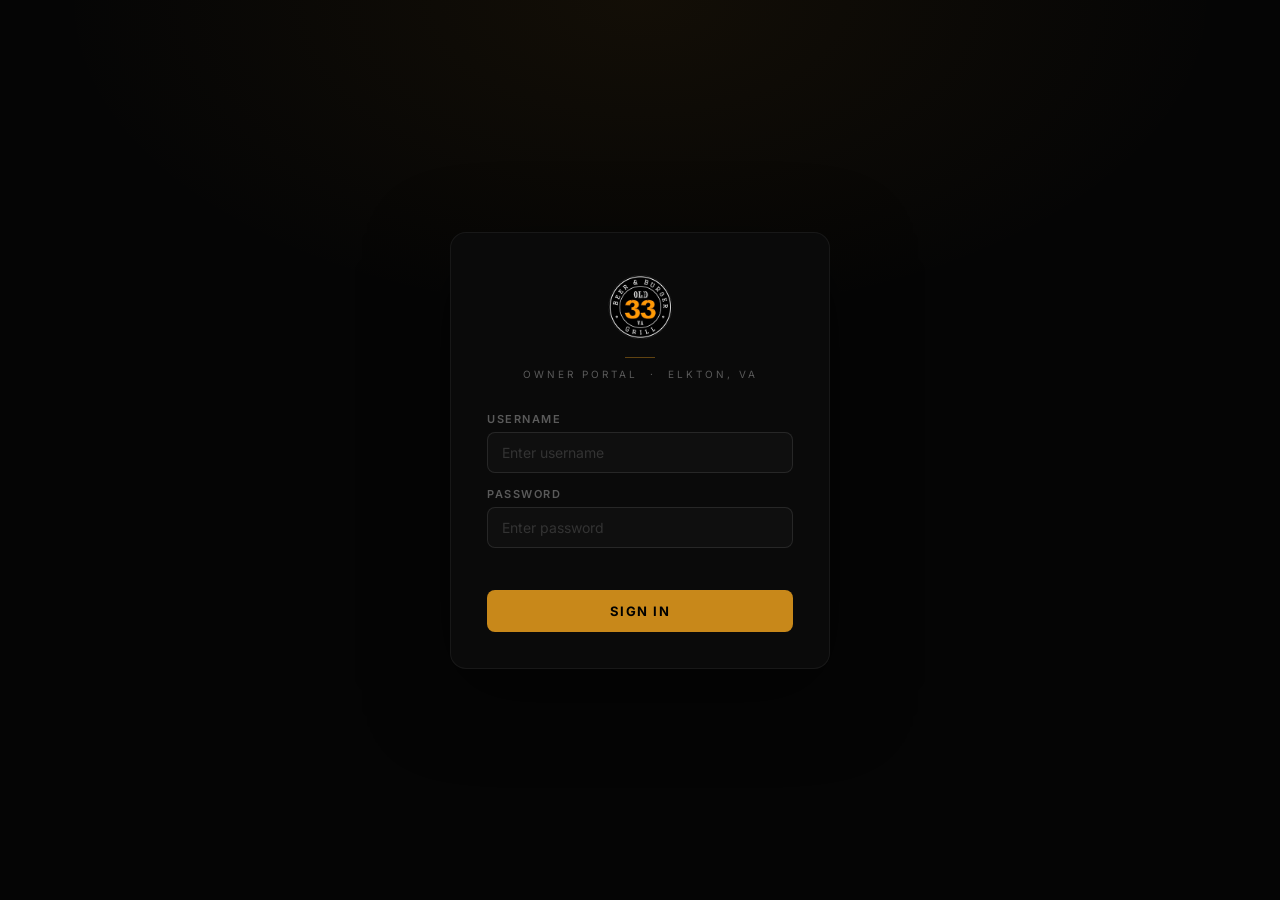
<file: admin.html>
<!DOCTYPE html>
<html lang="en">
<head>
  <meta charset="UTF-8" />
  <meta name="viewport" content="width=device-width, initial-scale=1.0" />
  <title>Admin — Old 33 Beer &amp; Burger Grill</title>
  <meta name="robots" content="noindex,nofollow" />
  <link rel="preconnect" href="https://fonts.googleapis.com" />
  <link href="https://fonts.googleapis.com/css2?family=Oswald:wght@400;500;600;700&family=Inter:wght@300;400;500;600;700&display=swap" rel="stylesheet" />
  <style>
    *, *::before, *::after { margin:0; padding:0; box-sizing:border-box; }

    :root {
      --gold:      #c8881a;
      --gold-lt:   rgba(200,136,26,.1);
      --gold-bdr:  rgba(200,136,26,.2);
      --green:     #22c55e;
      --green-lt:  rgba(34,197,94,.08);
      --green-bdr: rgba(34,197,94,.2);
      --blue:      #60a5fa;
      --blue-lt:   rgba(96,165,250,.08);
      --blue-bdr:  rgba(96,165,250,.2);
      --red:       #f87171;
      --red-lt:    rgba(248,113,113,.08);
      --purple:    #a78bfa;
      --purple-lt: rgba(167,139,250,.08);
      --bg:        #050505;
      --surface:   #0a0a0a;
      --card:      #0f0f0f;
      --card-hov:  #141414;
      --border:    rgba(255,255,255,.06);
      --border2:   rgba(255,255,255,.1);
      --white:     #f0ebe3;
      --muted:     #5a5a5a;
      --dim:       #333;
      --sidebar:   260px;
    }

    html, body { height:100%; background:var(--bg); font-family:'Inter',sans-serif; color:var(--white); overflow-x:hidden; -webkit-font-smoothing:antialiased; }

    /* ── LOGIN SCREEN ── */
    #loginScreen {
      position:fixed; inset:0; background:var(--bg);
      display:flex; align-items:center; justify-content:center; z-index:9999;
      background-image: radial-gradient(ellipse 70% 55% at 50% 0%, rgba(200,136,26,.07) 0%, transparent 65%);
    }
    .login-card {
      width:100%; max-width:380px; padding:40px 36px 36px;
      background:var(--surface); border:1px solid var(--border);
      border-radius:16px; display:flex; flex-direction:column; align-items:center; gap:0;
      box-shadow:0 24px 80px rgba(0,0,0,.5);
    }
    .login-logo { height:68px; width:auto; display:block; margin-bottom:16px; filter:brightness(1.05); }
    .login-rule { width:30px; height:1px; background:rgba(200,136,26,.45); margin-bottom:10px; }
    .login-sub  { font-size:10px; color:var(--muted); letter-spacing:3px; text-transform:uppercase; margin-bottom:32px; }
    .login-fields { width:100%; display:flex; flex-direction:column; gap:14px; margin-bottom:8px; }
    .login-field { display:flex; flex-direction:column; gap:6px; width:100%; }
    .login-label { font-size:11px; font-weight:600; color:var(--muted); letter-spacing:1.5px; text-transform:uppercase; }
    .login-input {
      width:100%; background:var(--card); border:1px solid var(--border2);
      border-radius:8px; color:var(--white); font-family:'Inter',sans-serif;
      font-size:14px; padding:11px 14px; outline:none;
      transition:border-color .2s, box-shadow .2s;
    }
    .login-input:focus { border-color:var(--gold); box-shadow:0 0 0 3px rgba(200,136,26,.1); }
    .login-input::placeholder { color:var(--dim); }
    .login-error {
      font-size:12px; color:var(--red); text-align:center;
      min-height:18px; font-weight:500; margin-top:6px;
    }
    .login-btn {
      width:100%; padding:13px; margin-top:10px;
      background:var(--gold); border:none; border-radius:8px;
      color:#000; font-family:'Inter',sans-serif; font-size:13px;
      font-weight:700; letter-spacing:1.5px; text-transform:uppercase;
      cursor:pointer; transition:background .15s, transform .1s, opacity .15s;
    }
    .login-btn:hover  { background:#d49820; }
    .login-btn:active { transform:scale(.98); }
    .login-btn:disabled { opacity:.4; cursor:not-allowed; transform:none; }

    /* ── APP SHELL ── */
    #app { display:none; height:100vh; overflow:hidden; }

    /* ── SIDEBAR ── */
    .sidebar {
      position:fixed; top:0; left:0; bottom:0; width:var(--sidebar);
      background:var(--surface);
      border-right:1px solid var(--border);
      display:flex; flex-direction:column; z-index:100;
    }

    .sb-brand {
      padding:24px 20px 20px;
      border-bottom:1px solid var(--border);
    }
    .sb-logo-img {
      height:46px; width:auto; max-width:160px;
      object-fit:contain; display:block;
      filter:brightness(1.05) contrast(1.02);
    }
    .sb-tagline {
      font-size:10px; color:var(--muted); letter-spacing:2px;
      text-transform:uppercase; margin-top:10px; font-weight:500;
    }

    .sb-clock-box {
      padding:14px 20px; border-bottom:1px solid var(--border);
      display:flex; align-items:center; justify-content:space-between;
    }
    .sb-clock { font-family:'Oswald',sans-serif; font-size:26px; font-weight:500; color:var(--white); line-height:1; letter-spacing:.5px; }
    .sb-clock-date { font-size:10px; color:var(--muted); margin-top:4px; letter-spacing:.5px; }
    .sb-live-pill {
      display:flex; align-items:center; gap:5px;
      background:var(--green-lt); border:1px solid var(--green-bdr);
      padding:4px 10px; border-radius:20px;
    }
    .sb-live-dot { width:5px; height:5px; border-radius:50%; background:var(--green); animation:pulse 2s infinite; flex-shrink:0; }
    @keyframes pulse { 0%,100%{opacity:1} 50%{opacity:.35} }
    .sb-live-text { font-size:10px; color:var(--green); font-weight:600; letter-spacing:.5px; }

    .sb-nav { flex:1; padding:12px 12px; display:flex; flex-direction:column; gap:1px; overflow-y:auto; }
    .sb-nav-section { font-size:9px; color:var(--dim); letter-spacing:2.5px; text-transform:uppercase; font-weight:600; padding:10px 8px 6px; }
    .sb-item {
      display:flex; align-items:center; gap:10px;
      padding:10px 12px; border-radius:8px; cursor:pointer;
      font-size:13px; font-weight:500; color:var(--muted);
      border:1px solid transparent; background:transparent; width:100%; text-align:left;
      transition:all .15s; position:relative;
    }
    .sb-item:hover { background:rgba(255,255,255,.04); color:rgba(255,255,255,.7); }
    .sb-item.active {
      background:var(--gold-lt); color:var(--white);
      border-color:var(--gold-bdr);
    }
    .sb-item.active .sb-icon { color:var(--gold); opacity:1; }
    .sb-icon { width:15px; height:15px; flex-shrink:0; opacity:.4; transition:opacity .15s; color:var(--white); }
    .sb-item:hover .sb-icon { opacity:.7; }
    .sb-cnt {
      margin-left:auto; font-size:10px; font-weight:700; padding:2px 7px;
      border-radius:20px; min-width:20px; text-align:center; letter-spacing:.3px;
    }
    .sb-cnt-gold { background:rgba(200,136,26,.2); color:var(--gold); border:1px solid var(--gold-bdr); }
    .sb-cnt-red  { background:rgba(248,113,113,.15); color:var(--red);  border:1px solid rgba(248,113,113,.25); }

    .sb-footer {
      padding:14px 12px; border-top:1px solid var(--border);
      display:flex; flex-direction:column; gap:8px;
    }
    .sb-footer-row { display:flex; align-items:center; justify-content:space-between; padding:0 2px; }
    .sb-refresh-lbl { font-size:10px; color:var(--dim); }
    .sound-row { display:flex; align-items:center; gap:7px; }
    .sound-lbl { font-size:10px; color:var(--muted); }
    .toggle {
      width:28px; height:15px; background:var(--dim); border-radius:8px;
      position:relative; cursor:pointer; border:none; transition:background .2s;
    }
    .toggle.on { background:var(--green); }
    .toggle::after {
      content:''; position:absolute; top:2px; left:2px;
      width:11px; height:11px; background:#fff; border-radius:50%; transition:left .2s;
    }
    .toggle.on::after { left:15px; }
    .sb-btn {
      display:flex; align-items:center; gap:8px; padding:9px 12px;
      border-radius:7px; border:1px solid var(--border2); background:transparent;
      color:var(--muted); font-size:11.5px; font-family:'Inter',sans-serif;
      cursor:pointer; transition:all .15s; width:100%; font-weight:500;
    }
    .sb-btn:hover { border-color:rgba(255,255,255,.18); color:var(--white); background:rgba(255,255,255,.03); }
    .sb-btn-signout { color:var(--muted); }
    .sb-btn-signout:hover { border-color:rgba(248,113,113,.3); color:var(--red); background:rgba(248,113,113,.06); }
    .sb-btn-green { border-color:var(--green-bdr); color:var(--green); }
    .sb-btn-green:hover { background:var(--green-lt); border-color:rgba(34,197,94,.35); }

    /* ── MAIN ── */
    .main { margin-left:var(--sidebar); height:100vh; overflow-y:auto; }

    /* ── PAGE TOP BAR ── */
    .page-topbar {
      position:sticky; top:0; z-index:50;
      background:rgba(5,5,5,.85); backdrop-filter:blur(16px);
      border-bottom:1px solid var(--border);
      padding:16px 36px;
      display:flex; align-items:center; justify-content:space-between; gap:16px;
    }
    .page-topbar-left {}
    .page-title-sm { font-family:'Oswald',sans-serif; font-size:18px; font-weight:600; letter-spacing:1px; color:var(--white); }
    .page-sub-sm   { font-size:11px; color:var(--muted); margin-top:2px; }

    /* ── PERIOD TABS ── */
    .period-tabs { display:flex; gap:2px; background:rgba(255,255,255,.04); border:1px solid var(--border); border-radius:9px; padding:3px; }
    .period-tab  {
      padding:6px 16px; border-radius:7px; font-size:11.5px; font-weight:600;
      cursor:pointer; color:var(--muted); transition:all .15s; border:none;
      background:transparent; font-family:'Inter',sans-serif; letter-spacing:.3px;
    }
    .period-tab.active { background:var(--gold); color:#000; }

    /* ── TAB PAGES ── */
    .tab-page { display:none; padding:28px 36px 60px; }
    .tab-page.active { display:block; }

    /* ── SECTION HEADER ── */
    .section-hdr { display:flex; align-items:center; justify-content:space-between; margin-bottom:18px; gap:12px; flex-wrap:wrap; }
    .section-title { font-family:'Oswald',sans-serif; font-size:13px; font-weight:600; letter-spacing:2px; text-transform:uppercase; color:rgba(255,255,255,.5); }

    /* ── METRIC CARDS ── */
    .metrics-grid {
      display:grid;
      grid-template-columns:repeat(3,1fr);
      gap:12px; margin-bottom:16px;
    }
    @media(max-width:1200px){ .metrics-grid{ grid-template-columns:repeat(3,1fr); } }
    @media(max-width:900px) { .metrics-grid{ grid-template-columns:repeat(2,1fr); } }

    .metric-card {
      background:var(--card); border:1px solid var(--border);
      border-radius:12px; padding:22px 22px 18px;
      transition:border-color .2s, background .2s;
      position:relative; overflow:hidden;
    }
    .metric-card:hover { border-color:var(--border2); background:var(--card-hov); }
    .metric-card::before {
      content:''; position:absolute; top:0; left:0; right:0; height:2px;
      background:var(--mc-accent, var(--border2));
      border-radius:12px 12px 0 0;
    }
    .metric-top { display:flex; align-items:flex-start; justify-content:space-between; margin-bottom:14px; }
    .metric-lbl { font-size:10px; color:var(--muted); text-transform:uppercase; letter-spacing:2px; font-weight:600; }
    .metric-icon {
      width:32px; height:32px; border-radius:8px;
      display:flex; align-items:center; justify-content:center;
      background:var(--mc-icon-bg, rgba(255,255,255,.05));
      flex-shrink:0;
    }
    .metric-icon svg { width:15px; height:15px; color:var(--mc-accent, var(--muted)); }
    .metric-val {
      font-family:'Oswald',sans-serif; font-size:36px; font-weight:600;
      line-height:1; color:var(--white); letter-spacing:-.5px;
    }
    .metric-foot { display:flex; align-items:center; gap:6px; margin-top:10px; }
    .metric-note { font-size:11px; color:var(--muted); line-height:1.4; }

    /* ── CARD COMPONENT ── */
    .card {
      background:var(--card); border:1px solid var(--border); border-radius:12px; overflow:hidden;
    }
    .card+.card { margin-top:12px; }
    .card-hdr {
      padding:14px 22px; border-bottom:1px solid var(--border);
      display:flex; align-items:center; justify-content:space-between; gap:12px;
    }
    .card-title { font-size:11px; font-weight:700; letter-spacing:2px; text-transform:uppercase; color:rgba(255,255,255,.45); }
    .card-meta  { font-size:11px; color:var(--muted); }
    .card-body  { padding:20px 22px; }
    .no-data    { padding:56px 24px; text-align:center; color:var(--dim); font-size:13px; letter-spacing:.3px; }

    /* ── FINANCE GRID ── */
    .finance-grid { display:grid; grid-template-columns:repeat(4,1fr); gap:1px; background:var(--border); }
    .finance-cell { background:var(--card); padding:22px 24px; transition:background .15s; }
    .finance-cell:hover { background:var(--card-hov); }
    .finance-lbl  { font-size:10px; color:var(--muted); text-transform:uppercase; letter-spacing:1.5px; font-weight:600; margin-bottom:10px; }
    .finance-val  { font-family:'Oswald',sans-serif; font-size:28px; font-weight:600; line-height:1; letter-spacing:-.3px; }
    .fv-gold  { color:var(--gold); }
    .fv-blue  { color:var(--blue); }
    .fv-green { color:var(--green); }
    .fv-white { color:var(--white); }
    .finance-note { font-size:11px; color:var(--dim); margin-top:6px; }

    /* ── TWO COLUMN ── */
    .two-col { display:grid; grid-template-columns:1fr 272px; gap:12px; margin-top:12px; }
    @media(max-width:1100px){ .two-col{ grid-template-columns:1fr; } }

    /* ── CHART ── */
    .chart-wrap {
      display:grid; grid-template-columns:36px 1fr; gap:0;
      align-items:stretch; height:170px;
    }
    .chart-y {
      display:flex; flex-direction:column; justify-content:space-between;
      align-items:flex-end; padding-bottom:24px; padding-top:2px;
    }
    .chart-y-lbl { font-size:9px; color:var(--dim); white-space:nowrap; letter-spacing:.3px; }
    .chart-area  { position:relative; display:flex; flex-direction:column; }
    .chart-grid-lines {
      position:absolute; inset:0; bottom:24px;
      display:flex; flex-direction:column; justify-content:space-between;
      pointer-events:none;
    }
    .cgl { width:100%; height:1px; background:rgba(255,255,255,.04); }
    .chart-bars-row {
      flex:1; display:flex; align-items:flex-end; gap:6px;
      padding-bottom:0; position:relative; z-index:1;
      margin-bottom:0;
    }
    .bar-col { flex:1; display:flex; flex-direction:column; align-items:center; gap:5px; height:100%; justify-content:flex-end; }
    .bar-amt { font-size:9px; color:var(--muted); white-space:nowrap; min-height:13px; }
    .bar {
      width:100%; border-radius:4px 4px 0 0; min-height:2px;
      background:rgba(255,255,255,.07); position:relative; cursor:default;
      transition:height .6s cubic-bezier(.34,1.4,.64,1), background .2s;
    }
    .bar.today { background:var(--gold); box-shadow:0 0 12px rgba(200,136,26,.3); }
    .bar:hover { background:rgba(255,255,255,.14); }
    .bar.today:hover { background:#d4952a; }
    .bar-day { font-size:9px; color:var(--dim); white-space:nowrap; margin-top:6px; }
    .chart-x-row {
      display:flex; gap:6px; padding-left:0;
      height:24px; align-items:center;
    }
    .chart-x-lbl { flex:1; text-align:center; font-size:9px; color:var(--dim); white-space:nowrap; }

    /* ── TOP ITEMS ── */
    .top-item { display:flex; align-items:center; gap:12px; padding:11px 20px; border-bottom:1px solid rgba(255,255,255,.04); }
    .top-item:last-child { border-bottom:none; }
    .top-rank { font-family:'Oswald',sans-serif; font-size:12px; font-weight:700; color:var(--dim); width:16px; text-align:center; flex-shrink:0; }
    .top-rank.no1 { color:var(--gold); }
    .top-info { flex:1; min-width:0; }
    .top-name  { font-size:12.5px; font-weight:600; color:var(--white); white-space:nowrap; overflow:hidden; text-overflow:ellipsis; }
    .top-count { font-size:10px; color:var(--muted); margin-top:1px; }
    .top-bar-bg   { width:48px; height:2px; background:rgba(255,255,255,.08); border-radius:2px; flex-shrink:0; }
    .top-bar-fill { height:2px; background:var(--gold); border-radius:2px; transition:width .6s ease; }

    /* ── SEARCH / FILTER ── */
    .toolbar {
      display:flex; align-items:center; gap:10px; flex-wrap:wrap;
      padding:14px 22px; border-bottom:1px solid var(--border);
    }
    .search-wrap { position:relative; flex:1; min-width:200px; }
    .search-icon { position:absolute; left:12px; top:50%; transform:translateY(-50%); color:var(--muted); width:13px; height:13px; pointer-events:none; }
    .search-input {
      width:100%; background:rgba(255,255,255,.04); border:1px solid var(--border);
      color:var(--white); font-family:'Inter',sans-serif; font-size:12.5px;
      padding:9px 12px 9px 36px; border-radius:8px; outline:none; transition:border-color .15s;
    }
    .search-input::placeholder { color:var(--muted); }
    .search-input:focus { border-color:rgba(200,136,26,.4); background:rgba(255,255,255,.05); }
    .filter-group { display:flex; gap:2px; background:rgba(255,255,255,.04); border:1px solid var(--border); border-radius:8px; padding:2px; }
    .ftab {
      padding:6px 13px; border-radius:6px; font-size:11px; font-weight:600;
      cursor:pointer; color:var(--muted); border:none; background:transparent;
      font-family:'Inter',sans-serif; white-space:nowrap; transition:all .15s;
    }
    .ftab.active { background:rgba(255,255,255,.08); color:var(--white); }

    /* ── ORDERS TABLE ── */
    .ord-table { width:100%; border-collapse:collapse; }
    .ord-table thead th {
      padding:10px 18px; text-align:left; font-size:9.5px; color:var(--muted);
      text-transform:uppercase; letter-spacing:1.8px; font-weight:700;
      border-bottom:1px solid var(--border); background:var(--surface);
      white-space:nowrap; position:sticky; top:0; z-index:2;
    }
    .ord-table td { padding:14px 18px; font-size:12.5px; border-bottom:1px solid rgba(255,255,255,.04); vertical-align:middle; }
    .ord-table tr:last-child td { border-bottom:none; }
    .ord-main { cursor:pointer; transition:background .12s; }
    .ord-main:hover td { background:rgba(255,255,255,.025); }
    .ord-main.expanded td { background:rgba(255,255,255,.025); }

    .td-num  { font-family:'Oswald',sans-serif; font-size:11px; color:var(--gold); letter-spacing:1.5px; }
    .td-dt   { font-size:10px; color:var(--muted); margin-top:3px; }
    .td-name { font-size:13px; font-weight:600; color:var(--white); }
    .td-ph   { font-size:10.5px; color:var(--muted); margin-top:2px; }
    .td-prev { font-size:11.5px; color:var(--muted); max-width:190px; white-space:nowrap; overflow:hidden; text-overflow:ellipsis; }
    .td-tot  { font-family:'Oswald',sans-serif; font-size:20px; font-weight:600; color:var(--white); }
    .td-brk  { font-size:10.5px; color:rgba(255,255,255,.35); line-height:2; white-space:nowrap; }
    .chev    { font-size:9px; color:var(--dim); margin-left:4px; display:inline-block; transition:transform .2s; }
    .expanded .chev { transform:rotate(180deg); }

    .badge-done    { display:inline-flex; align-items:center; padding:3px 10px; border-radius:20px; font-size:9.5px; font-weight:700; letter-spacing:1px; text-transform:uppercase; background:var(--green-lt); color:var(--green); border:1px solid var(--green-bdr); }
    .badge-pending { display:inline-flex; align-items:center; padding:3px 10px; border-radius:20px; font-size:9.5px; font-weight:700; letter-spacing:1px; text-transform:uppercase; background:var(--gold-lt); color:var(--gold); border:1px solid var(--gold-bdr); }

    .done-btn {
      font-size:11px; padding:5px 12px; border-radius:6px;
      border:1px solid var(--green-bdr); background:var(--green-lt);
      color:var(--green); cursor:pointer; font-family:'Inter',sans-serif;
      font-weight:600; white-space:nowrap; transition:all .15s; display:block; margin-top:5px;
    }
    .done-btn:hover { background:rgba(34,197,94,.15); border-color:rgba(34,197,94,.4); }

    /* Order detail */
    .ord-det-row { display:none; }
    .ord-det-row.open { display:table-row; }
    .ord-det-row td { padding:0 18px 16px; background:rgba(255,255,255,.018); border-bottom:1px solid var(--border); }
    .ord-det-inner { background:var(--surface); border:1px solid var(--border); border-radius:9px; padding:16px 18px; }
    .ord-det-lbl   { font-size:9px; color:var(--dim); text-transform:uppercase; letter-spacing:2.5px; font-weight:700; margin-bottom:12px; }
    .ord-item-row  { display:flex; justify-content:space-between; align-items:flex-start; padding:9px 0; border-bottom:1px solid rgba(255,255,255,.05); gap:16px; }
    .ord-item-row:last-child { border-bottom:none; }
    .ord-item-qty  { font-size:10px; color:var(--gold); font-weight:700; margin-bottom:2px; letter-spacing:.3px; }
    .ord-item-name { font-size:12.5px; font-weight:600; color:var(--white); }
    .ord-item-mods { font-size:11px; color:var(--muted); margin-top:3px; line-height:1.5; }
    .ord-item-price{ font-size:12.5px; font-weight:600; color:var(--white); white-space:nowrap; }
    .ord-extras    { margin-top:12px; padding-top:12px; border-top:1px solid rgba(255,255,255,.06); display:flex; gap:16px; flex-wrap:wrap; }
    .ord-extras-item { font-size:11px; color:var(--muted); display:flex; align-items:center; gap:5px; }
    .ord-extras-item svg { opacity:.5; flex-shrink:0; }
    .ord-extras-item span { color:rgba(255,255,255,.5); }
    .ord-note { font-size:12px; color:var(--muted); font-style:italic; }

    /* ── MESSAGES ── */
    .msg-card {
      padding:20px 24px; border-bottom:1px solid rgba(255,255,255,.04); transition:background .12s;
    }
    .msg-card:last-child { border-bottom:none; }
    .msg-card.unread {
      border-left:2px solid var(--gold);
      padding-left:22px;
      background:rgba(200,136,26,.025);
    }
    .msg-card:hover { background:rgba(255,255,255,.02); }
    .msg-top { display:flex; justify-content:space-between; align-items:flex-start; gap:12px; flex-wrap:wrap; }
    .msg-name { font-size:14px; font-weight:700; color:var(--white); display:flex; align-items:center; gap:10px; }
    .msg-new  { font-size:9px; background:rgba(200,136,26,.12); color:var(--gold); border:1px solid var(--gold-bdr); padding:2px 8px; border-radius:20px; font-weight:700; letter-spacing:1px; text-transform:uppercase; }
    .msg-meta { font-size:11px; color:var(--muted); margin-top:3px; }
    .msg-actions { display:flex; align-items:center; gap:6px; flex-wrap:wrap; }
    .msg-tag { font-size:10px; background:rgba(255,255,255,.05); border:1px solid var(--border); color:var(--muted); padding:3px 10px; border-radius:20px; white-space:nowrap; }
    .msg-btn {
      font-size:11px; padding:5px 11px; border-radius:6px; border:1px solid var(--border2);
      background:transparent; color:var(--muted); cursor:pointer;
      font-family:'Inter',sans-serif; font-weight:500; transition:all .15s; white-space:nowrap;
    }
    .msg-btn:hover { border-color:rgba(255,255,255,.2); color:var(--white); }
    .msg-reply {
      font-size:11px; padding:5px 11px; border-radius:6px; border:1px solid var(--gold-bdr);
      background:var(--gold-lt); color:var(--gold); cursor:pointer;
      font-family:'Inter',sans-serif; font-weight:600; transition:all .15s;
      text-decoration:none; display:inline-flex; align-items:center; gap:5px; white-space:nowrap;
    }
    .msg-reply:hover { background:rgba(200,136,26,.18); }
    .msg-body { font-size:13px; color:rgba(255,255,255,.45); line-height:1.7; margin-top:10px; }

    /* ── MEMBERS TABLE ── */
    .mem-table { width:100%; border-collapse:collapse; }
    .mem-table thead th { padding:10px 18px; text-align:left; font-size:9.5px; color:var(--muted); text-transform:uppercase; letter-spacing:1.8px; font-weight:700; border-bottom:1px solid var(--border); background:var(--surface); }
    .mem-table td { padding:13px 18px; border-bottom:1px solid rgba(255,255,255,.04); vertical-align:middle; }
    .mem-table tr:last-child td { border-bottom:none; }
    .mem-table tbody tr:hover td { background:rgba(255,255,255,.02); }
    .mem-av {
      width:32px; height:32px; border-radius:50%;
      background:var(--gold-lt); border:1px solid var(--gold-bdr);
      display:flex; align-items:center; justify-content:center;
      font-family:'Oswald',sans-serif; font-size:13px; font-weight:700; color:var(--gold);
    }
    .mem-name  { font-size:13px; font-weight:600; color:var(--white); }
    .mem-email { font-size:11px; color:var(--muted); margin-top:1px; }
    .mem-date  { font-size:12px; color:var(--muted); }

    /* ── TOAST ── */
    #toast {
      position:fixed; bottom:24px; right:24px; z-index:9998;
      display:flex; flex-direction:column; gap:10px; pointer-events:none;
    }
    .toast {
      background:var(--card); border:1px solid var(--border2);
      border-left:2px solid var(--gold);
      padding:14px 16px; border-radius:10px;
      display:flex; align-items:flex-start; gap:12px;
      box-shadow:0 8px 40px rgba(0,0,0,.7);
      animation:tIn .3s cubic-bezier(.34,1.56,.64,1);
      pointer-events:all; max-width:310px;
    }
    .toast.out { animation:tOut .3s ease forwards; }
    @keyframes tIn  { from{opacity:0;transform:translateY(14px)} to{opacity:1;transform:translateY(0)} }
    @keyframes tOut { from{opacity:1;transform:translateY(0)} to{opacity:0;transform:translateY(8px)} }
    .t-icon  { flex-shrink:0; display:flex; align-items:center; justify-content:center; width:20px; color:var(--gold); }
    .t-body  { flex:1; }
    .t-title { font-size:12px; font-weight:700; color:var(--white); }
    .t-msg   { font-size:11px; color:var(--muted); margin-top:2px; line-height:1.4; }
    .t-close { color:var(--dim); cursor:pointer; font-size:13px; background:none; border:none; padding:0; transition:color .15s; }
    .t-close:hover { color:var(--white); }

    /* ── SCROLLBAR ── */
    ::-webkit-scrollbar { width:4px; }
    ::-webkit-scrollbar-track { background:transparent; }
    ::-webkit-scrollbar-thumb { background:rgba(255,255,255,.1); border-radius:2px; }

    /* ── RESPONSIVE ── */
    @media(max-width:768px){
      :root{ --sidebar:0px; }
      .sidebar{ width:100%; height:52px; flex-direction:row; align-items:center; bottom:auto; padding:0 12px; overflow:hidden; }
      .sb-brand,.sb-clock-box,.sb-footer,.sb-nav-section{ display:none; }
      .sb-nav{ flex-direction:row; padding:0; gap:2px; flex:1; overflow-x:auto; }
      .sb-item{ padding:8px 12px; font-size:11px; border-radius:6px; white-space:nowrap; border:none!important; background:transparent!important; }
      .sb-item.active{ color:var(--gold)!important; }
      .sb-icon{ display:none; }
      .main{ margin-left:0; margin-top:52px; height:calc(100vh - 52px); }
      .tab-page,.page-topbar{ padding-left:16px; padding-right:16px; }
      .finance-grid{ grid-template-columns:1fr 1fr; }
      .metrics-grid{ grid-template-columns:1fr 1fr; }
      .ord-table th:nth-child(3),.ord-table td:nth-child(3),
      .ord-table th:nth-child(4),.ord-table td:nth-child(4){ display:none; }
    }
  </style>
</head>
<body>

<!-- LOGIN SCREEN -->
<div id="loginScreen">
  <div class="login-card">
    <img src="images/logo-clean.png" alt="Old 33" class="login-logo">
    <div class="login-rule"></div>
    <div class="login-sub">Owner Portal &nbsp;·&nbsp; Elkton, VA</div>
    <div class="login-fields">
      <div class="login-field">
        <label class="login-label" for="loginUser">Username</label>
        <input class="login-input" id="loginUser" type="text" placeholder="Enter username" autocomplete="username" spellcheck="false">
      </div>
      <div class="login-field">
        <label class="login-label" for="loginPass">Password</label>
        <input class="login-input" id="loginPass" type="password" placeholder="Enter password" autocomplete="current-password">
      </div>
    </div>
    <div class="login-error" id="loginError"></div>
    <button class="login-btn" id="loginBtn" onclick="doLogin()">Sign In</button>
  </div>
</div>

<!-- TOAST -->
<div id="toast"></div>

<!-- APP -->
<div id="app">

  <!-- SIDEBAR -->
  <aside class="sidebar">
    <div class="sb-brand">
      <img src="images/logo-clean.png" alt="Old 33 Beer & Burger Grill" class="sb-logo-img">
      <div class="sb-tagline">Owner Dashboard</div>
    </div>

    <div class="sb-clock-box">
      <div>
        <div class="sb-clock" id="liveClock">—</div>
        <div class="sb-clock-date" id="liveDate">—</div>
      </div>
      <div class="sb-live-pill">
        <div class="sb-live-dot"></div>
        <span class="sb-live-text">Live</span>
      </div>
    </div>

    <nav class="sb-nav">
      <div class="sb-nav-section">Menu</div>
      <button class="sb-item active" onclick="showTab('overview',this)">
        <svg class="sb-icon" viewBox="0 0 24 24" fill="none" stroke="currentColor" stroke-width="1.8"><rect x="3" y="3" width="7" height="7" rx="1.5"/><rect x="14" y="3" width="7" height="7" rx="1.5"/><rect x="3" y="14" width="7" height="7" rx="1.5"/><rect x="14" y="14" width="7" height="7" rx="1.5"/></svg>
        Overview
      </button>
      <button class="sb-item" onclick="showTab('orders',this)">
        <svg class="sb-icon" viewBox="0 0 24 24" fill="none" stroke="currentColor" stroke-width="1.8"><path d="M6 2L3 6v14a2 2 0 002 2h14a2 2 0 002-2V6l-3-4z"/><line x1="3" y1="6" x2="21" y2="6"/><path d="M16 10a4 4 0 01-8 0"/></svg>
        Orders
        <span class="sb-cnt sb-cnt-gold" id="sb-ord-cnt" style="display:none"></span>
      </button>
      <button class="sb-item" onclick="showTab('messages',this)">
        <svg class="sb-icon" viewBox="0 0 24 24" fill="none" stroke="currentColor" stroke-width="1.8"><path d="M21 15a2 2 0 01-2 2H7l-4 4V5a2 2 0 012-2h14a2 2 0 012 2z"/></svg>
        Messages
        <span class="sb-cnt sb-cnt-red" id="sb-msg-cnt" style="display:none"></span>
      </button>
      <button class="sb-item" onclick="showTab('members',this)">
        <svg class="sb-icon" viewBox="0 0 24 24" fill="none" stroke="currentColor" stroke-width="1.8"><path d="M17 21v-2a4 4 0 00-4-4H5a4 4 0 00-4 4v2"/><circle cx="9" cy="7" r="4"/><path d="M23 21v-2a4 4 0 00-3-3.87"/><path d="M16 3.13a4 4 0 010 7.75"/></svg>
        Members
        <span class="sb-cnt sb-cnt-gold" id="sb-mem-cnt" style="display:none"></span>
      </button>
    </nav>

    <div class="sb-footer">
      <div class="sb-footer-row">
        <span class="sb-refresh-lbl" id="lastRefresh">—</span>
        <div class="sound-row">
          <span class="sound-lbl">Alerts</span>
          <button class="toggle on" id="soundToggle" onclick="toggleSound()"></button>
        </div>
      </div>
      <button class="sb-btn sb-btn-green" onclick="exportCSV()">
        <svg width="12" height="12" viewBox="0 0 24 24" fill="none" stroke="currentColor" stroke-width="2"><path d="M21 15v4a2 2 0 01-2 2H5a2 2 0 01-2-2v-4"/><polyline points="7 10 12 15 17 10"/><line x1="12" y1="15" x2="12" y2="3"/></svg>
        Export Orders CSV
      </button>
      <button class="sb-btn" onclick="loadData(true)">
        <svg width="12" height="12" viewBox="0 0 24 24" fill="none" stroke="currentColor" stroke-width="2"><polyline points="23 4 23 10 17 10"/><polyline points="1 20 1 14 7 14"/><path d="M3.51 9a9 9 0 0114.85-3.36L23 10M1 14l4.64 4.36A9 9 0 0020.49 15"/></svg>
        Refresh Now
      </button>
      <button class="sb-btn sb-btn-signout" onclick="signOut()">
        <svg width="12" height="12" viewBox="0 0 24 24" fill="none" stroke="currentColor" stroke-width="2"><path d="M9 21H5a2 2 0 01-2-2V5a2 2 0 012-2h4"/><polyline points="16 17 21 12 16 7"/><line x1="21" y1="12" x2="9" y2="12"/></svg>
        Sign Out
      </button>
    </div>
  </aside>

  <!-- MAIN -->
  <main class="main">

    <!-- ════ OVERVIEW ════ -->
    <div class="tab-page active" id="tab-overview">

      <div class="page-topbar">
        <div class="page-topbar-left">
          <div class="page-title-sm">Business Overview</div>
          <div class="page-sub-sm">Real-time snapshot of your online orders</div>
        </div>
        <div class="period-tabs">
          <button class="period-tab active" onclick="setPeriod('today',this)">Today</button>
          <button class="period-tab" onclick="setPeriod('week',this)">This Week</button>
          <button class="period-tab" onclick="setPeriod('month',this)">This Month</button>
          <button class="period-tab" onclick="setPeriod('all',this)">All Time</button>
        </div>
      </div>

      <div style="padding:24px 36px 0;">
        <!-- METRICS -->
        <div class="metrics-grid">

          <div class="metric-card" style="--mc-accent:var(--gold);--mc-icon-bg:var(--gold-lt);">
            <div class="metric-top">
              <div class="metric-lbl">Total Revenue</div>
              <div class="metric-icon">
                <svg viewBox="0 0 24 24" fill="none" stroke="currentColor" stroke-width="1.8"><line x1="12" y1="1" x2="12" y2="23"/><path d="M17 5H9.5a3.5 3.5 0 000 7h5a3.5 3.5 0 010 7H6"/></svg>
              </div>
            </div>
            <div class="metric-val" id="m-revenue">—</div>
            <div class="metric-foot"><div class="metric-note" id="m-rev-sub">&nbsp;</div></div>
          </div>

          <div class="metric-card" style="--mc-accent:var(--blue);--mc-icon-bg:var(--blue-lt);">
            <div class="metric-top">
              <div class="metric-lbl">Orders Placed</div>
              <div class="metric-icon">
                <svg viewBox="0 0 24 24" fill="none" stroke="currentColor" stroke-width="1.8"><path d="M6 2L3 6v14a2 2 0 002 2h14a2 2 0 002-2V6l-3-4z"/><line x1="3" y1="6" x2="21" y2="6"/><path d="M16 10a4 4 0 01-8 0"/></svg>
              </div>
            </div>
            <div class="metric-val" id="m-orders">—</div>
            <div class="metric-foot"><div class="metric-note" id="m-ord-sub">&nbsp;</div></div>
          </div>

          <div class="metric-card" style="--mc-accent:var(--purple);--mc-icon-bg:var(--purple-lt);">
            <div class="metric-top">
              <div class="metric-lbl">Avg Order Value</div>
              <div class="metric-icon">
                <svg viewBox="0 0 24 24" fill="none" stroke="currentColor" stroke-width="1.8"><polyline points="22 12 18 12 15 21 9 3 6 12 2 12"/></svg>
              </div>
            </div>
            <div class="metric-val" id="m-avg">—</div>
            <div class="metric-foot"><div class="metric-note">per transaction</div></div>
          </div>

          <div class="metric-card" style="--mc-accent:var(--green);--mc-icon-bg:var(--green-lt);">
            <div class="metric-top">
              <div class="metric-lbl">Completion Rate</div>
              <div class="metric-icon">
                <svg viewBox="0 0 24 24" fill="none" stroke="currentColor" stroke-width="1.8"><path d="M22 11.08V12a10 10 0 11-5.93-9.14"/><polyline points="22 4 12 14.01 9 11.01"/></svg>
              </div>
            </div>
            <div class="metric-val" id="m-rate">—</div>
            <div class="metric-foot"><div class="metric-note" id="m-rate-sub">&nbsp;</div></div>
          </div>

          <div class="metric-card" style="--mc-accent:var(--green);--mc-icon-bg:var(--green-lt);">
            <div class="metric-top">
              <div class="metric-lbl">Tips Collected</div>
              <div class="metric-icon">
                <svg viewBox="0 0 24 24" fill="none" stroke="currentColor" stroke-width="1.8"><path d="M20.84 4.61a5.5 5.5 0 00-7.78 0L12 5.67l-1.06-1.06a5.5 5.5 0 00-7.78 7.78l1.06 1.06L12 21.23l7.78-7.78 1.06-1.06a5.5 5.5 0 000-7.78z"/></svg>
              </div>
            </div>
            <div class="metric-val" id="m-tips">—</div>
            <div class="metric-foot"><div class="metric-note">customer gratuity</div></div>
          </div>

          <div class="metric-card" style="--mc-accent:var(--gold);--mc-icon-bg:var(--gold-lt);">
            <div class="metric-top">
              <div class="metric-lbl">Pending Orders</div>
              <div class="metric-icon">
                <svg viewBox="0 0 24 24" fill="none" stroke="currentColor" stroke-width="1.8"><circle cx="12" cy="12" r="10"/><polyline points="12 6 12 12 16 14"/></svg>
              </div>
            </div>
            <div class="metric-val" id="m-pend">—</div>
            <div class="metric-foot"><div class="metric-note" id="m-pend-sub">&nbsp;</div></div>
          </div>

        </div>

        <!-- FINANCIAL BREAKDOWN -->
        <div class="card" style="margin-bottom:12px;">
          <div class="card-hdr">
            <div class="card-title">Financial Breakdown</div>
            <div class="card-meta" id="f-ct"></div>
          </div>
          <div class="finance-grid">
            <div class="finance-cell">
              <div class="finance-lbl">Food Subtotal</div>
              <div class="finance-val fv-gold" id="f-sub">—</div>
              <div class="finance-note" id="f-sub-n">&nbsp;</div>
            </div>
            <div class="finance-cell">
              <div class="finance-lbl">Tax (12.3% Meals)</div>
              <div class="finance-val fv-blue" id="f-tax">—</div>
              <div class="finance-note" id="f-tax-n">&nbsp;</div>
            </div>
            <div class="finance-cell">
              <div class="finance-lbl">Tips</div>
              <div class="finance-val fv-green" id="f-tips">—</div>
              <div class="finance-note" id="f-tips-n">&nbsp;</div>
            </div>
            <div class="finance-cell">
              <div class="finance-lbl">Total Collected</div>
              <div class="finance-val fv-white" id="f-total">—</div>
              <div class="finance-note">gross customer total</div>
            </div>
          </div>
        </div>

        <!-- CESAR'S COMMISSION -->
        <div style="background:linear-gradient(135deg,#0a1a0a 0%,#0d1f0d 50%,#081208 100%);border:1px solid rgba(74,222,128,.25);border-radius:14px;padding:24px 28px;margin-bottom:12px;position:relative;overflow:hidden;">
          <div style="position:absolute;right:-10px;top:50%;transform:translateY(-50%);font-family:'Oswald',sans-serif;font-size:120px;font-weight:900;color:rgba(74,222,128,.04);letter-spacing:-4px;pointer-events:none;white-space:nowrap;">2%</div>
          <div style="display:flex;align-items:center;justify-content:space-between;flex-wrap:wrap;gap:20px;position:relative;">
            <div>
              <div style="display:flex;align-items:center;gap:10px;margin-bottom:8px;">
                <div style="width:32px;height:32px;background:rgba(74,222,128,.1);border:1px solid rgba(74,222,128,.2);border-radius:8px;display:flex;align-items:center;justify-content:center;">
                  <svg viewBox="0 0 24 24" fill="none" stroke="#4ade80" stroke-width="1.8" width="16" height="16"><rect x="2" y="7" width="20" height="14" rx="2"/><path d="M16 21V5a2 2 0 00-2-2h-4a2 2 0 00-2 2v16"/></svg>
                </div>
                <div style="font-size:10px;font-weight:700;color:#4ade80;text-transform:uppercase;letter-spacing:2.5px;">Cesar's Commission</div>
              </div>
              <div style="font-family:'Oswald',sans-serif;font-size:48px;font-weight:700;color:#4ade80;line-height:1;letter-spacing:-1px;" id="m-commission">—</div>
              <div style="font-size:12px;color:rgba(74,222,128,.5);margin-top:6px;" id="m-commission-sub">&nbsp;</div>
            </div>
            <div style="display:flex;gap:12px;flex-wrap:wrap;">
              <div style="background:rgba(74,222,128,.06);border:1px solid rgba(74,222,128,.12);border-radius:10px;padding:14px 18px;text-align:center;min-width:100px;">
                <div style="font-size:10px;color:rgba(74,222,128,.5);text-transform:uppercase;letter-spacing:1.5px;margin-bottom:4px;">Revenue Base</div>
                <div style="font-family:'Oswald',sans-serif;font-size:20px;font-weight:600;color:var(--white);" id="m-comm-base">—</div>
              </div>
              <div style="background:rgba(74,222,128,.06);border:1px solid rgba(74,222,128,.12);border-radius:10px;padding:14px 18px;text-align:center;min-width:100px;">
                <div style="font-size:10px;color:rgba(74,222,128,.5);text-transform:uppercase;letter-spacing:1.5px;margin-bottom:4px;">Rate</div>
                <div style="font-family:'Oswald',sans-serif;font-size:20px;font-weight:600;color:var(--white);">2%</div>
              </div>
              <div style="background:rgba(74,222,128,.06);border:1px solid rgba(74,222,128,.12);border-radius:10px;padding:14px 18px;text-align:center;min-width:100px;">
                <div style="font-size:10px;color:rgba(74,222,128,.5);text-transform:uppercase;letter-spacing:1.5px;margin-bottom:4px;">Orders</div>
                <div style="font-family:'Oswald',sans-serif;font-size:20px;font-weight:600;color:var(--white);" id="m-comm-orders">—</div>
              </div>
            </div>
          </div>
        </div>

        <!-- CHART + TOP ITEMS -->
        <div class="two-col">
          <div class="card">
            <div class="card-hdr">
              <div class="card-title">Revenue — Last 7 Days</div>
              <div class="card-meta" id="chart-sub">daily order totals</div>
            </div>
            <div class="card-body">
              <div class="chart-wrap">
                <div class="chart-y" id="chartY"></div>
                <div class="chart-area">
                  <div class="chart-grid-lines" id="chartGrid">
                    <div class="cgl"></div><div class="cgl"></div>
                    <div class="cgl"></div><div class="cgl"></div>
                  </div>
                  <div class="chart-bars-row" id="barChart"></div>
                </div>
              </div>
            </div>
          </div>

          <div class="card">
            <div class="card-hdr">
              <div class="card-title">Top Items</div>
              <div class="card-meta" id="items-meta"></div>
            </div>
            <div id="topItemsWrap"><div class="no-data">Loading...</div></div>
          </div>
        </div>
      </div>
    </div>

    <!-- ════ ORDERS ════ -->
    <div class="tab-page" id="tab-orders">
      <div class="page-topbar">
        <div>
          <div class="page-title-sm">Order History</div>
          <div class="page-sub-sm">All online orders — click any row to expand details</div>
        </div>
        <div class="period-tabs">
          <button class="period-tab active" onclick="setPeriod('today',this)">Today</button>
          <button class="period-tab" onclick="setPeriod('week',this)">This Week</button>
          <button class="period-tab" onclick="setPeriod('month',this)">This Month</button>
          <button class="period-tab" onclick="setPeriod('all',this)">All Time</button>
        </div>
      </div>
      <div style="padding:24px 36px 0;">
        <div class="card">
          <div class="card-hdr">
            <div class="card-title">Orders</div>
            <div class="card-meta" id="ord-meta"></div>
          </div>
          <div class="toolbar">
            <div class="search-wrap">
              <svg class="search-icon" viewBox="0 0 24 24" fill="none" stroke="currentColor" stroke-width="2"><circle cx="11" cy="11" r="8"/><line x1="21" y1="21" x2="16.65" y2="16.65"/></svg>
              <input class="search-input" type="text" id="orderSearch" placeholder="Search name, order #, item, phone…" oninput="renderOrders(filterOrders(allOrders))">
            </div>
            <div class="filter-group">
              <button class="ftab active" onclick="setOrdFilter('all',this)">All</button>
              <button class="ftab" onclick="setOrdFilter('pending',this)">Pending</button>
              <button class="ftab" onclick="setOrdFilter('done',this)">Done</button>
            </div>
          </div>
          <div style="overflow-x:auto;" id="ordersWrap">
            <div class="no-data">Loading orders…</div>
          </div>
        </div>
      </div>
    </div>

    <!-- ════ MESSAGES ════ -->
    <div class="tab-page" id="tab-messages">
      <div class="page-topbar">
        <div>
          <div class="page-title-sm">Customer Messages</div>
          <div class="page-sub-sm">Inquiries submitted via the contact form</div>
        </div>
      </div>
      <div style="padding:24px 36px 0;">
        <div class="card">
          <div class="card-hdr">
            <div class="card-title">Inbox</div>
            <div class="card-meta" id="msg-meta"></div>
          </div>
          <div id="msgWrap"><div class="no-data">Loading messages…</div></div>
        </div>
      </div>
    </div>

    <!-- ════ MEMBERS ════ -->
    <div class="tab-page" id="tab-members">
      <div class="page-topbar">
        <div>
          <div class="page-title-sm">Members Club</div>
          <div class="page-sub-sm">Customers enrolled in the Old 33 loyalty program</div>
        </div>
      </div>
      <div style="padding:24px 36px 0;">
        <div class="card">
          <div class="card-hdr">
            <div class="card-title">Registered Members</div>
            <div class="card-meta" id="mem-meta"></div>
          </div>
          <div style="overflow-x:auto;" id="membersWrap">
            <div class="no-data">Loading members…</div>
          </div>
        </div>
      </div>
    </div>

  </main>
</div>

<script>
  /* ─── CONFIG ─── */
  // All credentials and data access go through Edge Functions — no keys or hashes in the browser.
  const EDGE_URL = 'https://nfanxvqfyfqcbsdgxowq.supabase.co/functions/v1';

  // Helper: call admin-data edge function with the stored admin JWT
  async function adminFetch(action, params = {}) {
    const token = sessionStorage.getItem('adm_auth') || '';
    const res = await fetch(EDGE_URL + '/admin-data', {
      method: 'POST',
      headers: { 'Content-Type': 'application/json', 'Authorization': 'Bearer ' + token },
      body: JSON.stringify({ action, params })
    });
    if (res.status === 401) { signOut(); throw new Error('Session expired'); }
    return res.json();
  }

  /* ─── STATE ─── */
  let allOrders   = [];
  let period      = 'today';
  let ordFilter   = 'all';
  let knownIds    = null;
  let soundOn     = true;

  let locked = false;

  /* ─── BOOT ─── */
  (async function boot() {
    // If we have a stored token, try using it — admin-data will reject it if expired
    const tok = sessionStorage.getItem('adm_auth');
    if (tok) {
      // Quick validate by making a lightweight call; if 401 → fall through to login
      try {
        const r = await fetch(EDGE_URL + '/admin-data', {
          method: 'POST',
          headers: { 'Content-Type': 'application/json', 'Authorization': 'Bearer ' + tok },
          body: JSON.stringify({ action: 'get_orders', params: { limit: 1 } })
        });
        if (r.ok) {
          document.getElementById('loginScreen').style.display = 'none';
          document.getElementById('app').style.display = 'flex';
          init();
          return;
        }
      } catch {}
      sessionStorage.removeItem('adm_auth');
    }
    document.getElementById('loginPass').addEventListener('keydown', e => { if(e.key==='Enter') doLogin(); });
    document.getElementById('loginUser').addEventListener('keydown', e => { if(e.key==='Enter') document.getElementById('loginPass').focus(); });
  })();

  async function doLogin() {
    if (locked) return;
    const btn  = document.getElementById('loginBtn');
    const user = document.getElementById('loginUser').value.trim();
    const pass = document.getElementById('loginPass').value;
    const err  = document.getElementById('loginError');
    if (!user || !pass) { err.textContent = 'Please enter username and password.'; return; }
    btn.disabled = true; btn.textContent = 'Signing in…';
    try {
      const res  = await fetch(EDGE_URL + '/admin-login', {
        method: 'POST',
        headers: { 'Content-Type': 'application/json' },
        body: JSON.stringify({ username: user, password: pass })
      });
      const data = await res.json();
      if (data.success && data.token) {
        sessionStorage.setItem('adm_auth', data.token);
        const ls = document.getElementById('loginScreen');
        ls.style.transition = 'opacity .4s'; ls.style.opacity = '0';
        setTimeout(() => { ls.style.display='none'; document.getElementById('app').style.display='flex'; init(); }, 400);
        return;
      }
      if (data.locked) {
        const exp = new Date(data.unlocksAt).getTime();
        showLoginLockout(exp);
      } else {
        const rem = data.remaining ?? '?';
        err.textContent = `Incorrect credentials — ${rem} attempt${rem===1?'':'s'} remaining`;
        document.getElementById('loginPass').value = '';
        document.getElementById('loginPass').focus();
      }
    } catch {
      err.textContent = 'Could not reach server. Check your connection.';
    }
    btn.disabled = false; btn.textContent = 'Sign In';
  }

  function showLoginLockout(exp) {
    locked = true;
    const btn = document.getElementById('loginBtn');
    const err = document.getElementById('loginError');
    document.getElementById('loginUser').disabled = true;
    document.getElementById('loginPass').disabled = true;
    btn.disabled = true;
    (function tick() {
      const left = Math.max(0, Math.ceil((exp - Date.now()) / 1000));
      if (!left) {
        locked = false; err.textContent = '';
        document.getElementById('loginUser').disabled = false;
        document.getElementById('loginPass').disabled = false;
        btn.disabled = false; btn.textContent = 'Sign In';
        return;
      }
      err.textContent = `Too many attempts — try again in ${Math.floor(left/60)}:${(left%60).toString().padStart(2,'0')}`;
      setTimeout(tick, 1000);
    })();
  }

  function signOut() {
    sessionStorage.removeItem('adm_auth');
    allOrders = []; knownIds = null;
    document.getElementById('app').style.display = 'none';
    const ls = document.getElementById('loginScreen');
    ls.style.opacity = '0'; ls.style.display = 'flex';
    requestAnimationFrame(() => { ls.style.transition='opacity .3s'; ls.style.opacity='1'; });
    document.getElementById('loginUser').value = '';
    document.getElementById('loginPass').value = '';
    document.getElementById('loginError').textContent = '';
    document.getElementById('loginBtn').disabled = false;
    document.getElementById('loginBtn').textContent = 'Sign In';
    document.getElementById('loginUser').disabled = false;
    document.getElementById('loginPass').disabled = false;
  }

  /* ─── SOUND ─── */
  function toggleSound() {
    soundOn = !soundOn;
    document.getElementById('soundToggle').classList.toggle('on', soundOn);
  }
  function playBell() {
    if (!soundOn) return;
    try {
      const ctx = new (window.AudioContext||window.webkitAudioContext)();
      [880,1100].forEach((f,i) => {
        const o = ctx.createOscillator(), g = ctx.createGain();
        o.connect(g); g.connect(ctx.destination);
        o.frequency.value=f; o.type='sine';
        const t = ctx.currentTime + i*.18;
        g.gain.setValueAtTime(0,t);
        g.gain.linearRampToValueAtTime(.22,t+.01);
        g.gain.exponentialRampToValueAtTime(.001,t+.8);
        o.start(t); o.stop(t+.8);
      });
    } catch {}
  }

  /* ─── TOAST ─── */
  const TOAST_ICONS = {
    order:   `<svg viewBox="0 0 24 24" fill="none" stroke="currentColor" stroke-width="2" width="16" height="16"><path d="M18 8A6 6 0 006 8c0 7-3 9-3 9h18s-3-2-3-9"/><path d="M13.73 21a2 2 0 01-3.46 0"/></svg>`,
    success: `<svg viewBox="0 0 24 24" fill="none" stroke="currentColor" stroke-width="2.5" width="16" height="16"><polyline points="20 6 9 17 4 12"/></svg>`,
    warning: `<svg viewBox="0 0 24 24" fill="none" stroke="currentColor" stroke-width="2" width="16" height="16"><path d="M10.29 3.86L1.82 18a2 2 0 001.71 3h16.94a2 2 0 001.71-3L13.71 3.86a2 2 0 00-3.42 0z"/><line x1="12" y1="9" x2="12" y2="13"/><line x1="12" y1="17" x2="12.01" y2="17"/></svg>`,
    export:  `<svg viewBox="0 0 24 24" fill="none" stroke="currentColor" stroke-width="2" width="16" height="16"><path d="M21 15v4a2 2 0 01-2 2H5a2 2 0 01-2-2v-4"/><polyline points="7 10 12 15 17 10"/><line x1="12" y1="15" x2="12" y2="3"/></svg>`,
  };
  function toast(type, title, msg, ms=5000) {
    const wrap = document.getElementById('toast');
    const el = document.createElement('div');
    el.className = 'toast';
    el.innerHTML = `<div class="t-icon">${TOAST_ICONS[type] || TOAST_ICONS.success}</div>
      <div class="t-body"><div class="t-title">${title}</div><div class="t-msg">${msg}</div></div>
      <button class="t-close" onclick="this.closest('.toast').remove()">&#10005;</button>`;
    wrap.appendChild(el);
    setTimeout(() => { el.classList.add('out'); setTimeout(()=>el.remove(),350); }, ms);
  }

  /* ─── CLOCK ─── */
  function tick() {
    const now = new Date();
    const cl = document.getElementById('liveClock');
    const dl = document.getElementById('liveDate');
    if (cl) cl.textContent = now.toLocaleTimeString('en-US',{hour:'numeric',minute:'2-digit',second:'2-digit',hour12:true,timeZone:'America/New_York'});
    if (dl) dl.textContent = now.toLocaleDateString('en-US',{weekday:'long',month:'short',day:'numeric',timeZone:'America/New_York'});
  }

  /* ─── TAB NAV ─── */
  function showTab(name, btn) {
    document.querySelectorAll('.tab-page').forEach(p=>p.classList.remove('active'));
    document.querySelectorAll('.sb-item').forEach(b=>b.classList.remove('active'));
    document.getElementById('tab-'+name).classList.add('active');
    btn.classList.add('active');
    document.querySelector('.main').scrollTop = 0;
  }

  /* ─── PERIOD ─── */
  function setPeriod(p, btn) {
    period = p;
    document.querySelectorAll('.period-tab').forEach(t=>t.classList.remove('active'));
    btn.classList.add('active');
    render();
  }

  /* ─── FILTER ─── */
  function filterOrders(orders) {
    const q = (document.getElementById('orderSearch')?.value||'').toLowerCase().trim();
    let list = orders;
    if (period !== 'all') {
      const et = new Date(new Date().toLocaleString('en-US',{timeZone:'America/New_York'}));
      list = list.filter(o => {
        const de = new Date(new Date(o.created_at).toLocaleString('en-US',{timeZone:'America/New_York'}));
        if (period==='today') return de.getFullYear()===et.getFullYear()&&de.getMonth()===et.getMonth()&&de.getDate()===et.getDate();
        if (period==='week') { const c=new Date(et); c.setDate(et.getDate()-7); return de>=c; }
        if (period==='month') return de.getFullYear()===et.getFullYear()&&de.getMonth()===et.getMonth();
      });
    }
    if (ordFilter==='pending') list=list.filter(o=>o.status!=='done');
    if (ordFilter==='done')    list=list.filter(o=>o.status==='done');
    if (q) list=list.filter(o=>{
      const items=(Array.isArray(o.items)?o.items:[]).map(i=>i.name).join(' ').toLowerCase();
      return (o.customer_name||'').toLowerCase().includes(q)||(o.order_num||'').toLowerCase().includes(q)||(o.customer_phone||'').toLowerCase().includes(q)||items.includes(q);
    });
    return list;
  }
  function setOrdFilter(f,btn) {
    ordFilter=f;
    document.querySelectorAll('.ftab').forEach(b=>b.classList.remove('active'));
    btn.classList.add('active');
    renderOrders(filterOrders(allOrders));
  }

  /* ─── INIT ─── */
  function init() {
    tick(); setInterval(tick,1000);
    document.getElementById('soundToggle').classList.toggle('on',soundOn);
    loadData(false);
    setInterval(()=>loadData(false),15000);
  }

  /* ─── LOAD ─── */
  async function loadData(manual=false) {
    try {
      const fresh = await adminFetch('get_orders', { limit: 1000 });
      if(!Array.isArray(fresh)) throw new Error();

      if (knownIds !== null) {
        fresh.filter(o=>!knownIds.has(o.id)).forEach(o=>{
          playBell();
          toast('order','New Order — '+(o.order_num||''),
            (o.customer_name||'Someone')+' &middot; $'+parseFloat(o.total||0).toFixed(2));
        });
      }
      knownIds = new Set(fresh.map(o=>o.id));
      allOrders = fresh;

      const pend = allOrders.filter(o=>o.status!=='done').length;
      const sc = document.getElementById('sb-ord-cnt');
      pend>0?(sc.textContent=pend,sc.style.display=''):(sc.style.display='none');

      document.getElementById('lastRefresh').textContent =
        'Updated '+new Date().toLocaleTimeString('en-US',{hour:'numeric',minute:'2-digit',timeZone:'America/New_York'});

      render();
      if(manual) toast('success','Data Refreshed','All data is up to date.',3000);
    } catch {
      document.getElementById('ordersWrap').innerHTML='<div class="no-data">Connection error — check your network and try again.</div>';
    }
    loadMessages();
    loadMembers();
  }

  function render() {
    const orders = filterOrders(allOrders);
    renderMetrics(orders);
    renderFinance(orders);
    renderChart();
    renderTopItems(orders);
    renderOrders(orders);
  }

  /* ─── HELPERS ─── */
  const fmt = n => '$'+parseFloat(n||0).toFixed(2);
  const pct = (a,b) => b?Math.round(a/b*100)+'%':'0%';
  const esc = s => String(s||'').replace(/[<>&"']/g,c=>({'<':'&lt;','>':'&gt;','&':'&amp;','"':'&quot;',"'":'&#39;'}[c]));

  /* ─── METRICS ─── */
  function renderMetrics(orders) {
    const rev        = orders.reduce((s,o)=>s+parseFloat(o.total||0),0);
    const sub        = orders.reduce((s,o)=>s+parseFloat(o.subtotal||0),0);
    const tips       = orders.reduce((s,o)=>s+parseFloat(o.tip||0),0);
    const avg        = orders.length ? rev/orders.length : 0;
    const done       = orders.filter(o=>o.status==='done').length;
    const pend       = orders.filter(o=>o.status!=='done').length;
    const rate       = orders.length ? Math.round(done/orders.length*100) : 0;
    const commission = sub * 0.02;

    document.getElementById('m-revenue').textContent    = fmt(rev);
    document.getElementById('m-rev-sub').textContent    = done+' order'+(done!==1?'s':'')+' completed';
    document.getElementById('m-orders').textContent     = orders.length;
    document.getElementById('m-ord-sub').textContent    = pend+' pending · '+done+' done';
    document.getElementById('m-avg').textContent        = fmt(avg);
    document.getElementById('m-rate').textContent       = rate+'%';
    document.getElementById('m-rate-sub').textContent   = done+' of '+orders.length+' fulfilled';
    document.getElementById('m-tips').textContent       = fmt(tips);
    document.getElementById('m-pend').textContent       = pend;
    document.getElementById('m-pend-sub').textContent   = pend>0?'need attention':'all caught up ✓';
    document.getElementById('m-commission').textContent     = fmt(commission);
    document.getElementById('m-commission-sub').textContent = fmt(sub) + ' food revenue × 2% = ' + fmt(commission);
    document.getElementById('m-comm-base').textContent      = fmt(sub);
    document.getElementById('m-comm-orders').textContent    = orders.length;
  }

  /* ─── FINANCE ─── */
  function renderFinance(orders) {
    const sub        = orders.reduce((s,o)=>s+parseFloat(o.subtotal||0),0);
    const tax        = orders.reduce((s,o)=>s+parseFloat(o.tax||0),0);
    const tips       = orders.reduce((s,o)=>s+parseFloat(o.tip||0),0);
    const tot        = orders.reduce((s,o)=>s+parseFloat(o.total||0),0);
    const commission = sub * 0.02;
    document.getElementById('f-sub').textContent        = fmt(sub);
    document.getElementById('f-tax').textContent        = fmt(tax);
    document.getElementById('f-tips').textContent       = fmt(tips);
    document.getElementById('f-total').textContent      = fmt(tot);

    document.getElementById('f-sub-n').textContent      = tot?pct(sub,tot)+' of total':'';
    document.getElementById('f-tax-n').textContent      = tot?pct(tax,tot)+' of total':'';
    document.getElementById('f-tips-n').textContent     = tot?pct(tips,tot)+' of total':'';
    document.getElementById('f-ct').textContent         = orders.length+' order'+(orders.length!==1?'s':'');
  }

  /* ─── CHART ─── */
  function renderChart() {
    const BAR_H = 122; // px — visible bar area
    const days=[], rev={};
    const now = new Date();
    for(let i=6;i>=0;i--){
      const d=new Date(now); d.setDate(now.getDate()-i);
      const key=d.toLocaleDateString('en-US',{month:'short',day:'numeric',timeZone:'America/New_York'});
      const iso=d.toLocaleDateString('en-CA',{timeZone:'America/New_York'});
      days.push({key,iso,today:i===0}); rev[iso]=0;
    }
    allOrders.forEach(o=>{
      const iso=new Date(o.created_at).toLocaleDateString('en-CA',{timeZone:'America/New_York'});
      if(rev[iso]!==undefined) rev[iso]+=parseFloat(o.total||0);
    });
    const vals  = days.map(d=>rev[d.iso]);
    const maxV  = Math.max(...vals,1);
    const steps = [1,.75,.5,.25];

    // Y axis
    document.getElementById('chartY').innerHTML = steps.map(s=>`<div class="chart-y-lbl">$${Math.round(maxV*s)}</div>`).join('');

    // Bars
    document.getElementById('barChart').innerHTML = days.map((d,i)=>{
      const h = vals[i]>0 ? Math.max(Math.round(vals[i]/maxV*BAR_H),4) : 2;
      const amt = vals[i]>0 ? '$'+Math.round(vals[i]) : '';
      return `<div class="bar-col">
        <div class="bar-amt">${amt}</div>
        <div class="bar${d.today?' today':''}" style="height:${h}px" title="${d.key}: ${vals[i]>0?fmt(vals[i]):'No orders'}"></div>
        <div class="bar-day">${d.key}</div>
      </div>`;
    }).join('');

    const todayRev = vals[6];
    document.getElementById('chart-sub').textContent =
      todayRev>0 ? 'Today: '+fmt(todayRev) : 'daily online order totals';
  }

  /* ─── TOP ITEMS ─── */
  function renderTopItems(orders) {
    const wrap=document.getElementById('topItemsWrap'), c={};
    orders.forEach(o=>(Array.isArray(o.items)?o.items:[]).forEach(it=>{
      c[it.name]=(c[it.name]||0)+(parseInt(it.qty)||1);
    }));
    const sorted=Object.entries(c).sort((a,b)=>b[1]-a[1]).slice(0,8);
    document.getElementById('items-meta').textContent=sorted.length+' item'+(sorted.length!==1?'s':'');
    if(!sorted.length){wrap.innerHTML='<div class="no-data">No sales data for this period.</div>';return;}
    const mx=sorted[0][1];
    wrap.innerHTML=sorted.map(([name,count],i)=>`
      <div class="top-item">
        <div class="top-rank${i===0?' no1':''}">${i+1}</div>
        <div class="top-info">
          <div class="top-name">${esc(name)}</div>
          <div class="top-count">${count} sold</div>
        </div>
        <div class="top-bar-bg"><div class="top-bar-fill" style="width:${Math.round(count/mx*100)}%"></div></div>
      </div>`).join('');
  }

  /* ─── ORDERS ─── */
  function renderOrders(orders) {
    const wrap=document.getElementById('ordersWrap');
    const pend=orders.filter(o=>o.status!=='done').length;
    document.getElementById('ord-meta').textContent=
      orders.length+' order'+(orders.length!==1?'s':'')+(pend>0?' · '+pend+' pending':'');

    if(!orders.length){wrap.innerHTML='<div class="no-data">No orders match this filter.</div>';return;}

    const rows=orders.map((o,i)=>{
      const items=Array.isArray(o.items)?o.items:[];
      const preview=items.map(it=>(it.qty>1?it.qty+'× ':'')+it.name).join(', ');
      const time=new Date(o.created_at).toLocaleTimeString('en-US',{hour:'numeric',minute:'2-digit',timeZone:'America/New_York'});
      const date=new Date(o.created_at).toLocaleDateString('en-US',{month:'short',day:'numeric',year:'numeric',timeZone:'America/New_York'});
      const tip=parseFloat(o.tip||0);
      const isPend=o.status!=='done';
      const badge=isPend?'<span class="badge-pending">Pending</span>':'<span class="badge-done">Completed</span>';
      const doneBtn=isPend?`<button class="done-btn" onclick="markDone('${o.id}',event)">Mark Done</button>`:'';

      const det=items.map(it=>{
        const mods=it.mods?`<div class="ord-item-mods">${esc(it.mods)}</div>`:'';
        return `<div class="ord-item-row">
          <div><div class="ord-item-qty">×${it.qty||1}</div><div class="ord-item-name">${esc(it.name)}</div>${mods}</div>
          <div class="ord-item-price">$${parseFloat(it.price||0).toFixed(2)}</div>
        </div>`;
      }).join('');

      const extras=[];
      if(o.notes) extras.push(`<div class="ord-extras-item"><svg width="11" height="11" viewBox="0 0 24 24" fill="none" stroke="currentColor" stroke-width="2"><path d="M14 2H6a2 2 0 00-2 2v16a2 2 0 002 2h12a2 2 0 002-2V8z"/><polyline points="14 2 14 8 20 8"/><line x1="16" y1="13" x2="8" y2="13"/><line x1="16" y1="17" x2="8" y2="17"/></svg> Note: <span>${esc(o.notes)}</span></div>`);
      if(o.customer_email) extras.push(`<div class="ord-extras-item"><svg width="11" height="11" viewBox="0 0 24 24" fill="none" stroke="currentColor" stroke-width="2"><path d="M4 4h16c1.1 0 2 .9 2 2v12c0 1.1-.9 2-2 2H4c-1.1 0-2-.9-2-2V6c0-1.1.9-2 2-2z"/><polyline points="22,6 12,13 2,6"/></svg> Email: <span>${esc(o.customer_email)}</span></div>`);
      if(o.customer_phone) extras.push(`<div class="ord-extras-item"><svg width="11" height="11" viewBox="0 0 24 24" fill="none" stroke="currentColor" stroke-width="2"><path d="M22 16.92v3a2 2 0 01-2.18 2 19.79 19.79 0 01-8.63-3.07A19.5 19.5 0 013.07 9.81a19.79 19.79 0 01-3.07-8.64A2 2 0 012 .18h3a2 2 0 012 1.72c.127.96.361 1.903.7 2.81a2 2 0 01-.45 2.11L6.09 7.91a16 16 0 006 6l1.27-1.27a2 2 0 012.11-.45c.907.339 1.85.573 2.81.7A2 2 0 0122 16.92z"/></svg> Phone: <span>${esc(o.customer_phone)}</span></div>`);
      const extrasHtml=extras.length?`<div class="ord-extras">${extras.join('')}</div>`:'';

      return `
        <tr class="ord-main" onclick="toggleOrd('od-${i}',this)">
          <td><div class="td-num">${esc(o.order_num||'—')}<span class="chev">▼</span></div><div class="td-dt">${date} · ${time}</div></td>
          <td><div class="td-name">${esc(o.customer_name||'—')}</div><div class="td-ph">${esc(o.customer_phone||'')}</div></td>
          <td><div class="td-prev">${esc(preview)}</div></td>
          <td class="td-brk">
            <div>Subtotal &nbsp;${fmt(o.subtotal)}</div>
            <div>Tax &nbsp;&nbsp;&nbsp;&nbsp;&nbsp;&nbsp;&nbsp;${fmt(o.tax)}</div>
            ${tip>0?`<div>Tip &nbsp;&nbsp;&nbsp;&nbsp;&nbsp;&nbsp;&nbsp;${fmt(tip)}</div>`:''}
          </td>
          <td><div class="td-tot">${fmt(o.total)}</div></td>
          <td><div>${badge}${doneBtn}</div></td>
        </tr>
        <tr class="ord-det-row" id="od-${i}">
          <td colspan="6">
            <div class="ord-det-inner">
              <div class="ord-det-lbl">Order Items</div>
              ${det}
              ${extrasHtml}
            </div>
          </td>
        </tr>`;
    }).join('');

    wrap.innerHTML=`<table class="ord-table">
      <thead><tr>
        <th>Order #</th><th>Customer</th><th>Items</th>
        <th>Breakdown</th><th>Total</th><th>Status</th>
      </tr></thead>
      <tbody>${rows}</tbody>
    </table>`;
  }

  function toggleOrd(id,row) {
    const det=document.getElementById(id);
    const was=det.classList.contains('open');
    document.querySelectorAll('.ord-det-row.open').forEach(r=>r.classList.remove('open'));
    document.querySelectorAll('.ord-main.expanded').forEach(r=>r.classList.remove('expanded'));
    if(!was){det.classList.add('open');row.classList.add('expanded');}
  }

  async function markDone(id,e) {
    e.stopPropagation();
    try {
      const r=await adminFetch('update_order',{id,status:'done'});
      if(r.success){
        const o=allOrders.find(x=>x.id===id);
        if(o) o.status='done';
        render();
        toast('success','Order Completed','Order '+(o?.order_num||'')+' marked as done.',3000);
      }
    } catch {}
  }

  /* ─── MESSAGES ─── */
  async function loadMessages() {
    try {
      const data = await adminFetch('get_contacts');
      renderMessages(Array.isArray(data)?data:[]);
    } catch { document.getElementById('msgWrap').innerHTML='<div class="no-data">Could not load messages.</div>'; }
  }

  function renderMessages(msgs) {
    const wrap=document.getElementById('msgWrap');
    const unread=msgs.filter(m=>!m.read).length;
    document.getElementById('msg-meta').textContent=
      msgs.length+' message'+(msgs.length!==1?'s':'')+(unread>0?' · '+unread+' unread':' · all read');
    const sc=document.getElementById('sb-msg-cnt');
    unread>0?(sc.textContent=unread,sc.style.display=''):(sc.style.display='none');

    if(!msgs.length){wrap.innerHTML='<div class="no-data">No messages yet. Contact form submissions will appear here.</div>';return;}

    wrap.innerHTML=msgs.map(m=>{
      const when=new Date(m.created_at).toLocaleString('en-US',{month:'short',day:'numeric',year:'numeric',hour:'numeric',minute:'2-digit',timeZone:'America/New_York'});
      const replyHref=`mailto:${encodeURIComponent(m.email||'')}?subject=Re: ${encodeURIComponent(m.subject||'Your Message')}&body=Hi ${encodeURIComponent((m.name||'').split(' ')[0])},%0A%0A`;
      return `<div class="msg-card${!m.read?' unread':''}">
        <div class="msg-top">
          <div>
            <div class="msg-name">${esc(m.name)}${!m.read?'<span class="msg-new">New</span>':''}</div>
            <div class="msg-meta">${esc(m.email||'')}${m.phone?' · '+esc(m.phone):''} · ${when}</div>
          </div>
          <div class="msg-actions">
            <span class="msg-tag">${esc(m.subject||'General')}</span>
            ${m.email?`<a class="msg-reply" href="${replyHref}"><svg width="10" height="10" viewBox="0 0 24 24" fill="none" stroke="currentColor" stroke-width="2.5"><polyline points="9 17 4 12 9 7"/><path d="M20 18v-2a4 4 0 00-4-4H4"/></svg>Reply</a>`:''}
            ${!m.read?`<button class="msg-btn" onclick="markRead('${m.id}',this)">Mark Read</button>`:''}
          </div>
        </div>
        <div class="msg-body">${esc(m.message)}</div>
      </div>`;
    }).join('');
  }

  async function markRead(id,btn) {
    btn.disabled=true; btn.textContent='…';
    await adminFetch('update_contact',{id,status:'read'});
    loadMessages();
  }

  /* ─── MEMBERS ─── */
  async function loadMembers() {
    try {
      const data=await adminFetch('get_members');
      renderMembers(Array.isArray(data)?data:[]);
    } catch { document.getElementById('membersWrap').innerHTML='<div class="no-data">Could not load members.</div>'; }
  }

  function renderMembers(members) {
    const wrap=document.getElementById('membersWrap');
    document.getElementById('mem-meta').textContent=members.length+' member'+(members.length!==1?'s':'')+' registered';
    const sc=document.getElementById('sb-mem-cnt');
    members.length>0?(sc.textContent=members.length,sc.style.display=''):(sc.style.display='none');

    if(!members.length){wrap.innerHTML='<div class="no-data">No members yet. Loyalty sign-ups will appear here.</div>';return;}

    const rows=members.map(m=>{
      const init=(m.name||'?').charAt(0).toUpperCase();
      const joined=new Date(m.created_at).toLocaleDateString('en-US',{month:'long',day:'numeric',year:'numeric',timeZone:'America/New_York'});
      return `<tr>
        <td style="width:44px;padding-right:8px;"><div class="mem-av">${esc(init)}</div></td>
        <td><div class="mem-name">${esc(m.name||'—')}</div></td>
        <td><div class="mem-email">${esc(m.email||'—')}</div></td>
        <td><div class="mem-date">${esc(m.phone||'—')}</div></td>
        <td><div class="mem-date">${joined}</div></td>
        <td><span class="badge-done">Active</span></td>
      </tr>`;
    }).join('');

    wrap.innerHTML=`<table class="mem-table">
      <thead><tr><th></th><th>Name</th><th>Email</th><th>Phone</th><th>Member Since</th><th>Status</th></tr></thead>
      <tbody>${rows}</tbody>
    </table>`;
  }

  /* ─── EXPORT CSV ─── */
  function exportCSV() {
    const orders=filterOrders(allOrders);
    if(!orders.length){toast('warning','Nothing to Export','No orders for the current filter.',3500);return;}
    const hdr=['Order #','Date','Time','Name','Phone','Email','Items','Subtotal','Tax','Tip','Total','Status','Notes'];
    const rows=orders.map(o=>{
      const items=(Array.isArray(o.items)?o.items:[]).map(i=>i.qty+'x '+i.name).join(' | ');
      const d=new Date(o.created_at);
      return[o.order_num,
        d.toLocaleDateString('en-US',{timeZone:'America/New_York'}),
        d.toLocaleTimeString('en-US',{hour:'numeric',minute:'2-digit',timeZone:'America/New_York'}),
        o.customer_name,o.customer_phone,o.customer_email||'',items,
        parseFloat(o.subtotal||0).toFixed(2),parseFloat(o.tax||0).toFixed(2),
        parseFloat(o.tip||0).toFixed(2),parseFloat(o.total||0).toFixed(2),
        o.status||'pending',o.notes||''
      ].map(v=>'"'+String(v||'').replace(/\r?\n/g,' ').replace(/"/g,'""')+'"').join(',');
    });
    const csv=[hdr.join(','),...rows].join('\n');
    const a=document.createElement('a');
    a.href=URL.createObjectURL(new Blob([csv],{type:'text/csv'}));
    a.download=`old33-orders-${period}-${new Date().toISOString().slice(0,10)}.csv`;
    a.click();
    toast('export','Export Ready',orders.length+' orders saved to CSV.',3000);
  }
</script>
</body>
</html>
</file>
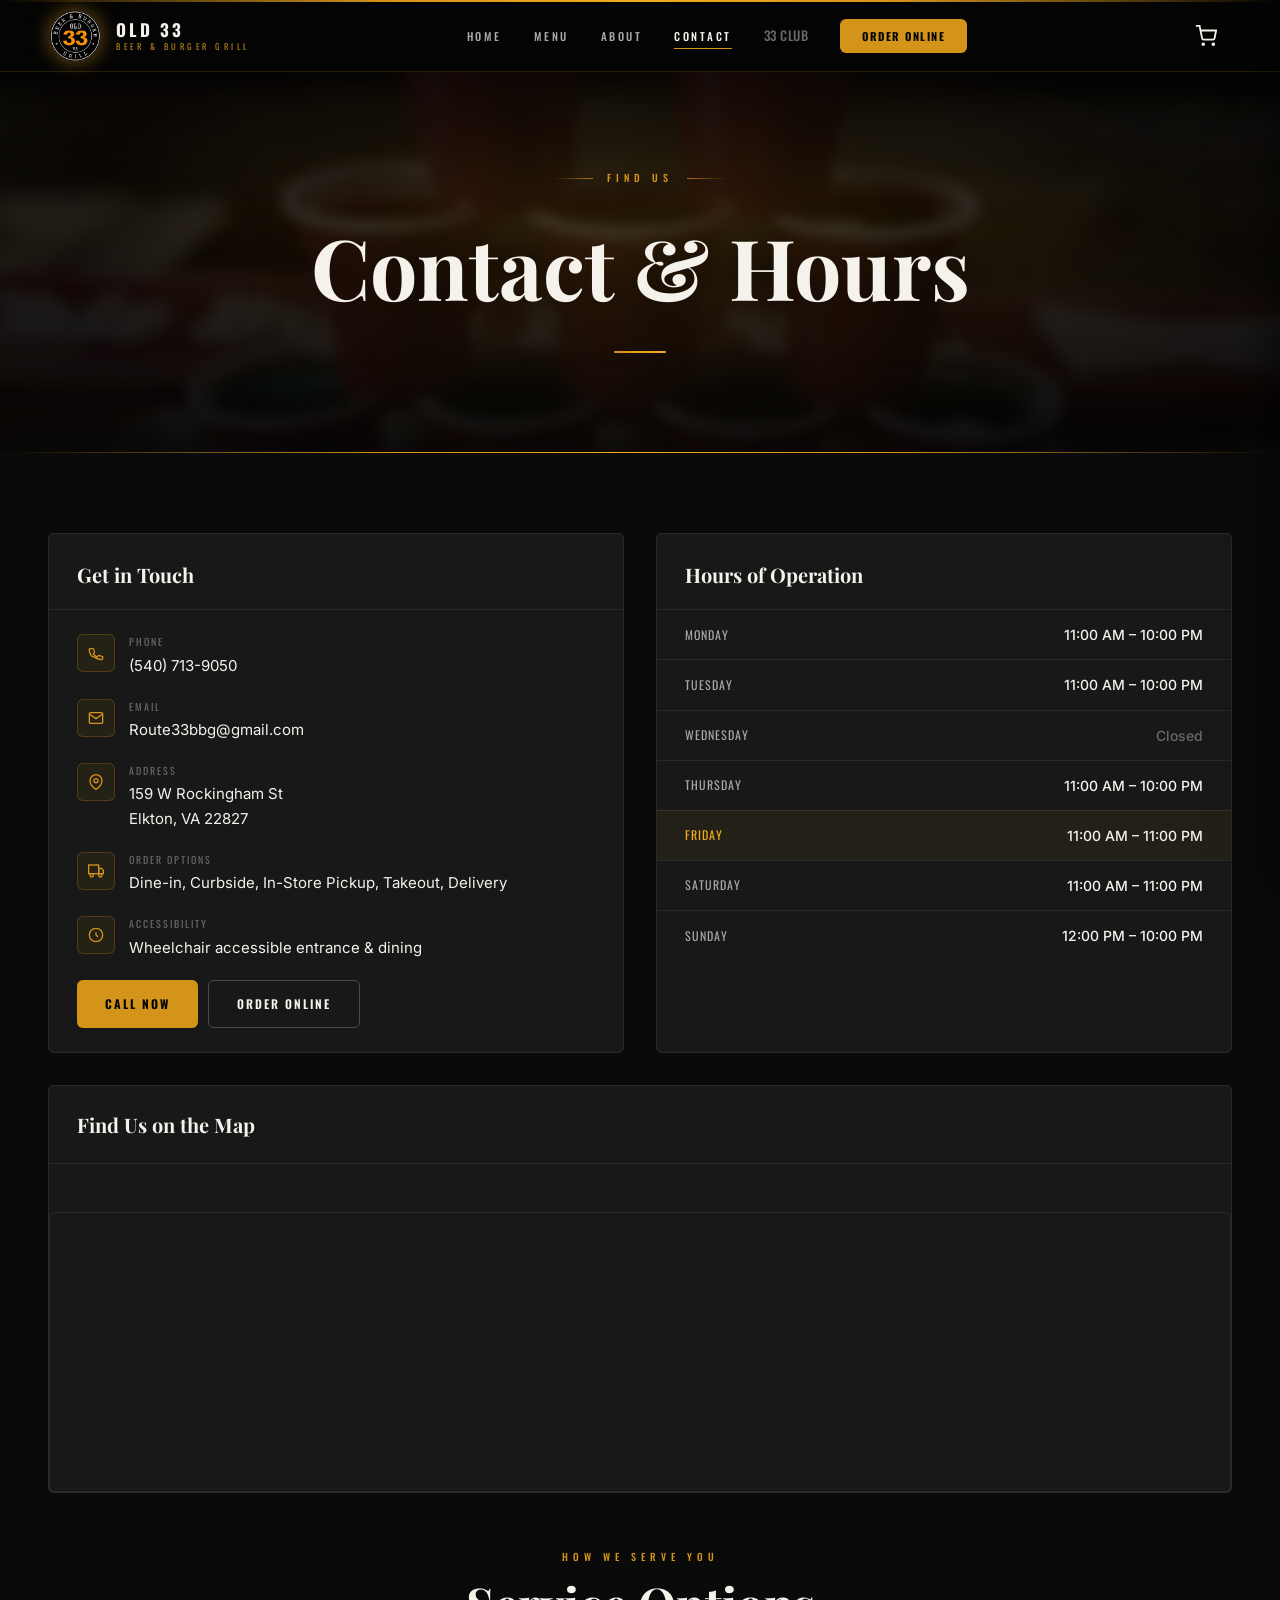
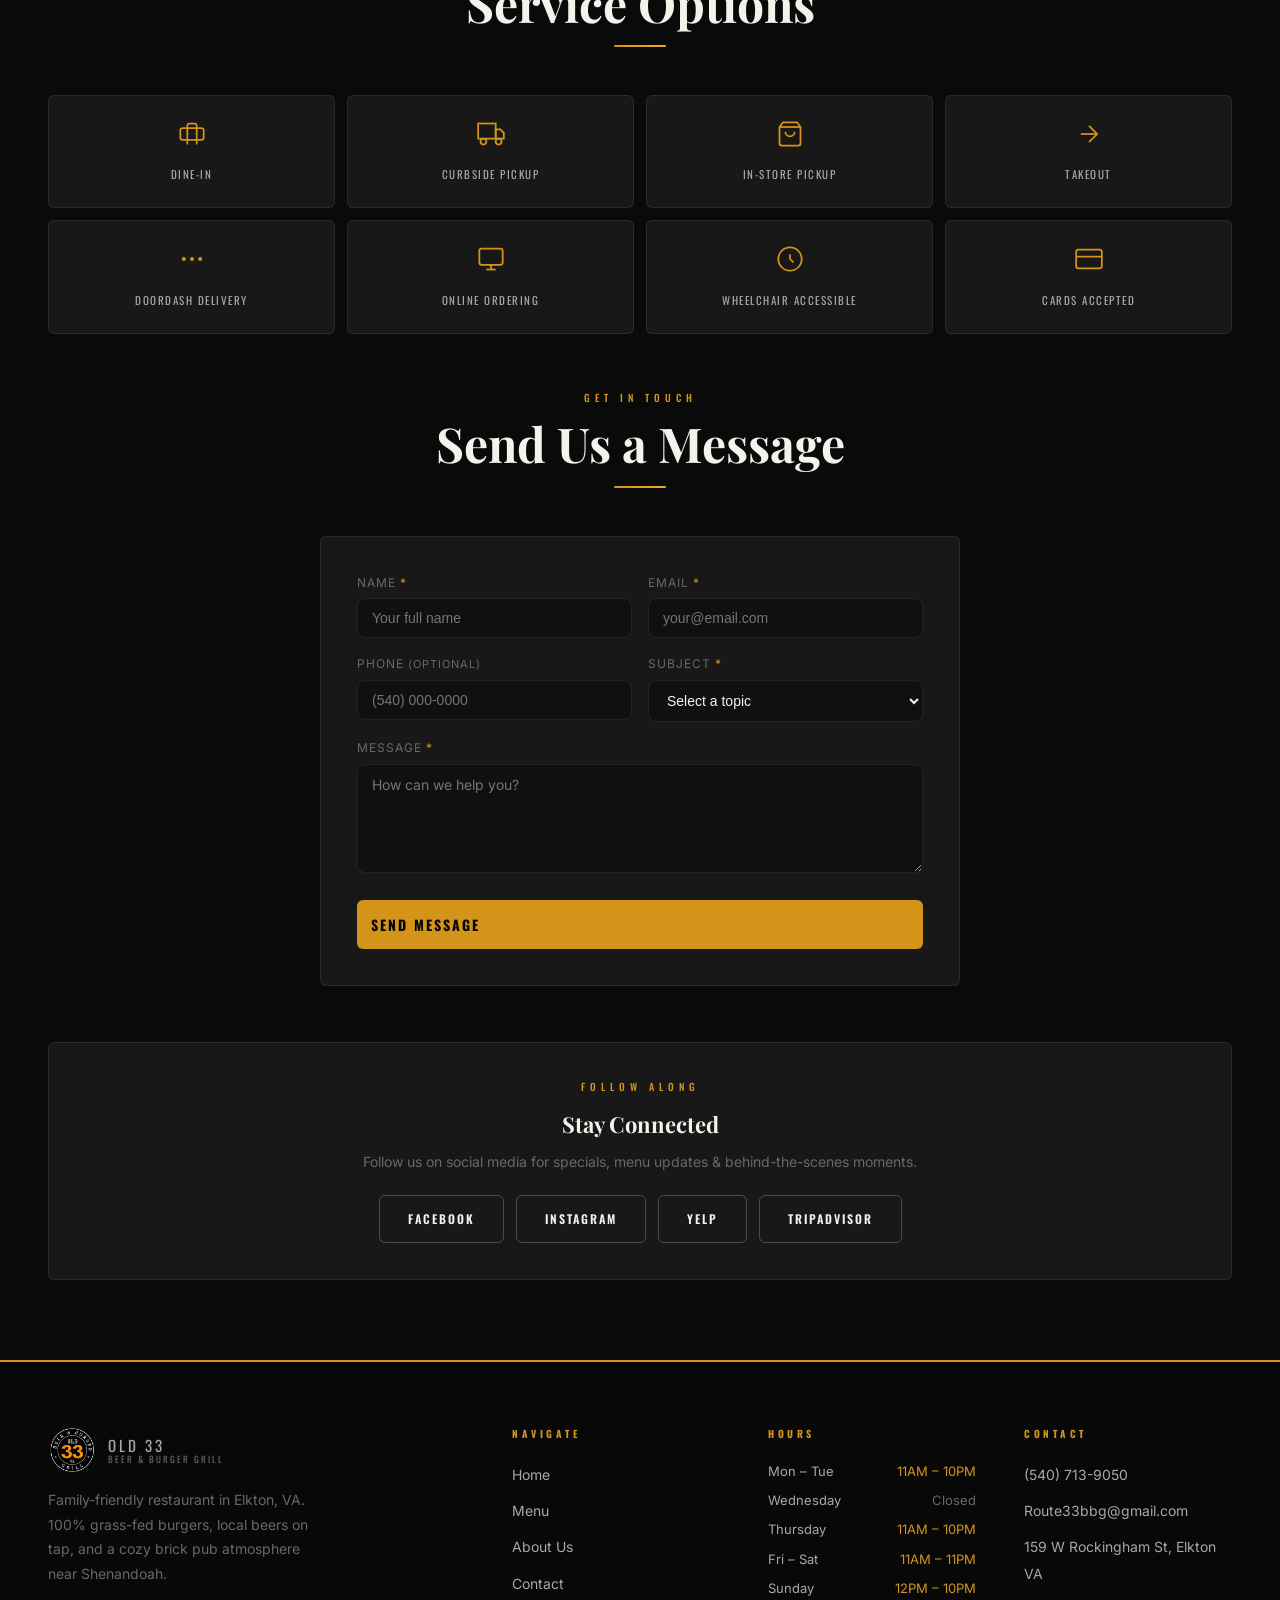
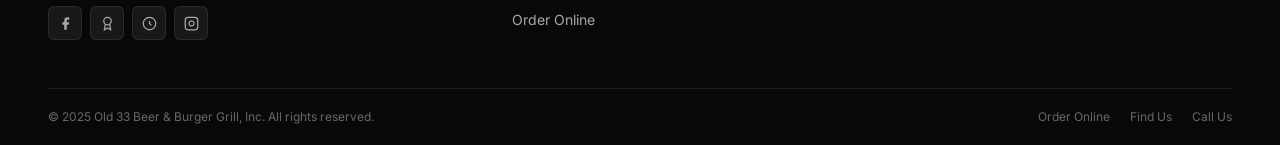
<file: contact.html>
<!DOCTYPE html>
<html lang="en">
<head>
  <meta charset="UTF-8" />
  <meta name="viewport" content="width=device-width, initial-scale=1.0" />
  <title>Contact &amp; Hours | Old 33 Beer &amp; Burger Grill — Elkton, VA</title>
  <meta name="description" content="Old 33 Beer & Burger Grill — 159 W Rockingham St, Elkton, VA 22827. Hours: Mon–Tue 11AM–10PM, Thu 11AM–10PM, Fri–Sat 11AM–11PM, Sun 12PM–10PM. Call (540) 713-9050." />

  <link rel="canonical" href="https://old33bbg.com/contact.html" />

  <meta property="og:type"        content="website" />
  <meta property="og:url"         content="https://old33bbg.com/contact.html" />
  <meta property="og:title"       content="Contact &amp; Hours | Old 33 Beer &amp; Burger Grill" />
  <meta property="og:description" content="159 W Rockingham St, Elkton, VA. Open Mon–Sat from 11AM. Call (540) 713-9050." />
  <meta property="og:image"       content="https://old33bbg.com/images/photo1.jpg" />
  <meta property="og:site_name"   content="Old 33 Beer &amp; Burger Grill" />

  <meta name="twitter:card"        content="summary_large_image" />
  <meta name="twitter:title"       content="Contact &amp; Hours | Old 33 Beer &amp; Burger Grill" />
  <meta name="twitter:description" content="159 W Rockingham St, Elkton, VA. Call (540) 713-9050." />
  <meta name="twitter:image"       content="https://old33bbg.com/images/photo1.jpg" />

  <meta name="geo.region"    content="US-VA" />
  <meta name="geo.placename" content="Elkton, Virginia" />
  <meta name="geo.position"  content="38.4093;-78.6144" />
  <meta name="ICBM"          content="38.4093, -78.6144" />

  <link rel="icon" type="image/png" href="images/logo-clean.png" />
  <link rel="stylesheet" href="css/styles.css" />
  <script async src="https://www.googletagmanager.com/gtag/js?id=G-M4X8E48D0W"></script>
  <script>window.dataLayer=window.dataLayer||[];function gtag(){dataLayer.push(arguments);}gtag('js',new Date());gtag('config','G-M4X8E48D0W');</script>
</head>
<body>

<!-- ========== NAVBAR ========== -->
<nav class="navbar">
  <div class="nav-inner">
    <a href="index.html?logo=1" class="nav-logo">
      <img src="images/logo-clean.png" alt="Old 33" class="nav-logo-img" />
      <div class="nav-logo-txt">
        <span class="nav-logo-old">Old 33</span>
        <span class="nav-logo-sub">Beer &amp; Burger Grill</span>
      </div>
    </a>
    <ul class="nav-links">
      <li><a href="index.html">Home</a></li>
      <li><a href="menu.html">Menu</a></li>
      <li><a href="about.html">About</a></li>
      <li><a href="contact.html">Contact</a></li>
      <li><a href="account.html" id="navSignIn" style="font-size:13px;color:var(--dim);letter-spacing:.5px;">33 Club</a></li>
      <li><a href="menu.html" class="nav-order">Order Online</a></li>
    </ul>
    <button class="nav-ham" id="navHam" aria-label="Open menu">
      <span></span><span></span><span></span>
    </button>
  </div>
</nav>
<div class="nav-mobile" id="navMobile">
  <a href="index.html">Home</a>
  <a href="menu.html">Menu</a>
  <a href="about.html">About</a>
  <a href="contact.html">Contact</a>
  <a href="account.html" id="mobSignIn" style="color:var(--dim);">33 Club</a>
  <a href="menu.html" class="mob-order">Order Online</a>
</div>

<!-- ========== PAGE HERO ========== -->
<div class="page-hero">
  <div class="page-hero-bg" style="background-image:url('images/photo8.jpg');"></div>
  <div class="container">
    <span class="lbl">Find Us</span>
    <h1 class="page-hero-title">Contact &amp; Hours</h1>
    <div class="divider center" style="margin-top:16px;"></div>
  </div>
</div>

<!-- ========== CONTACT ========== -->
<section class="contact-sec">
  <div class="container">

    <div class="contact-top">
      <!-- Info card -->
      <div class="cinfo-card reveal">
        <h3>Get in Touch</h3>
        <div class="cinfo-card-body">
          <div class="cdet">
            <div class="cdet-ico"><svg viewBox="0 0 24 24" fill="none" stroke="currentColor" stroke-width="2" style="color:var(--gold)"><path d="M22 16.92v3a2 2 0 0 1-2.18 2 19.79 19.79 0 0 1-8.63-3.07A19.5 19.5 0 0 1 4.9 16.18 19.79 19.79 0 0 1 1.84 7.58 2 2 0 0 1 3.83 5.38h3a2 2 0 0 1 2 1.72c.127.96.361 1.903.7 2.81a2 2 0 0 1-.45 2.11L7.91 12.86A16 16 0 0 0 13.14 18l1.64-1.64a2 2 0 0 1 2.11-.45c.907.339 1.85.573 2.81.7A2 2 0 0 1 21.91 18.72z"/></svg></div>
            <div><div class="cdet-ttl">Phone</div><div class="cdet-val"><a href="tel:5407139050">(540) 713-9050</a></div></div>
          </div>
          <div class="cdet">
            <div class="cdet-ico"><svg viewBox="0 0 24 24" fill="none" stroke="currentColor" stroke-width="2" style="color:var(--gold)"><path d="M4 4h16c1.1 0 2 .9 2 2v12c0 1.1-.9 2-2 2H4c-1.1 0-2-.9-2-2V6c0-1.1.9-2 2-2z"/><polyline points="22,6 12,13 2,6"/></svg></div>
            <div><div class="cdet-ttl">Email</div><div class="cdet-val"><a href="mailto:Route33bbg@gmail.com">Route33bbg@gmail.com</a></div></div>
          </div>
          <div class="cdet">
            <div class="cdet-ico"><svg viewBox="0 0 24 24" fill="none" stroke="currentColor" stroke-width="2" style="color:var(--gold)"><path d="M21 10c0 7-9 13-9 13s-9-6-9-13a9 9 0 0 1 18 0z"/><circle cx="12" cy="10" r="3"/></svg></div>
            <div><div class="cdet-ttl">Address</div><div class="cdet-val"><a href="https://maps.google.com/?q=159+W+Rockingham+St,+Elkton,+VA+22827" target="_blank" rel="noopener">159 W Rockingham St<br>Elkton, VA 22827</a></div></div>
          </div>
          <div class="cdet">
            <div class="cdet-ico"><svg viewBox="0 0 24 24" fill="none" stroke="currentColor" stroke-width="2" style="color:var(--gold)"><rect x="1" y="3" width="15" height="13"/><polygon points="16,8 20,8 23,11 23,16 16,16 16,8"/><circle cx="5.5" cy="18.5" r="2.5"/><circle cx="18.5" cy="18.5" r="2.5"/></svg></div>
            <div><div class="cdet-ttl">Order Options</div><div class="cdet-val">Dine-in, Curbside, In-Store Pickup, Takeout, Delivery</div></div>
          </div>
          <div class="cdet">
            <div class="cdet-ico"><svg viewBox="0 0 24 24" fill="none" stroke="currentColor" stroke-width="2" style="color:var(--gold)"><circle cx="12" cy="12" r="10"/><path d="M12 8v4l3 3"/></svg></div>
            <div><div class="cdet-ttl">Accessibility</div><div class="cdet-val">Wheelchair accessible entrance &amp; dining</div></div>
          </div>
          <div style="display:flex;gap:10px;flex-wrap:wrap;margin-top:20px;">
            <a href="tel:5407139050" class="btn btn-red">Call Now</a>
            <a href="menu.html" class="btn btn-outline">Order Online</a>
          </div>
        </div>
      </div>

      <!-- Hours card -->
      <div class="chours-card reveal rd1">
        <h3>Hours of Operation</h3>
        <table class="chours-tbl">
          <tr data-day="monday"><td class="cd">Monday</td><td class="ct">11:00 AM – 10:00 PM</td></tr>
          <tr data-day="tuesday"><td class="cd">Tuesday</td><td class="ct">11:00 AM – 10:00 PM</td></tr>
          <tr data-day="wednesday"><td class="cd">Wednesday</td><td class="ct cc">Closed</td></tr>
          <tr data-day="thursday"><td class="cd">Thursday</td><td class="ct">11:00 AM – 10:00 PM</td></tr>
          <tr data-day="friday"><td class="cd">Friday</td><td class="ct">11:00 AM – 11:00 PM</td></tr>
          <tr data-day="saturday"><td class="cd">Saturday</td><td class="ct">11:00 AM – 11:00 PM</td></tr>
          <tr data-day="sunday"><td class="cd">Sunday</td><td class="ct">12:00 PM – 10:00 PM</td></tr>
        </table>
      </div>
    </div>

    <!-- Map -->
    <div class="map-card reveal">
      <h3>Find Us on the Map</h3>
      <iframe class="map-embed" src="https://www.google.com/maps?q=Old+33+Beer+and+Burger+Grill,+159+W+Rockingham+St,+Elkton,+VA+22827&output=embed" allowfullscreen loading="lazy" referrerpolicy="no-referrer-when-downgrade" title="Old 33 Location"></iframe>
    </div>

    <!-- Services -->
    <div class="sec-hdr center reveal" style="margin-top:56px;">
      <span class="lbl">How We Serve You</span>
      <h2 class="h2">Service Options</h2>
      <div class="divider center"></div>
    </div>
    <div class="svc-grid">
      <div class="svc-card reveal rd1">
        <svg viewBox="0 0 24 24" fill="none" stroke="currentColor" stroke-width="1.5"><path d="M20 7H4a2 2 0 0 0-2 2v6a2 2 0 0 0 2 2h16a2 2 0 0 0 2-2V9a2 2 0 0 0-2-2z"/><path d="M16 21V5a2 2 0 0 0-2-2h-4a2 2 0 0 0-2 2v16"/></svg>
        <div class="svc-name">Dine-In</div>
      </div>
      <div class="svc-card reveal rd2">
        <svg viewBox="0 0 24 24" fill="none" stroke="currentColor" stroke-width="1.5"><rect x="1" y="3" width="15" height="13"/><polygon points="16,8 20,8 23,11 23,16 16,16 16,8"/><circle cx="5.5" cy="18.5" r="2.5"/><circle cx="18.5" cy="18.5" r="2.5"/></svg>
        <div class="svc-name">Curbside Pickup</div>
      </div>
      <div class="svc-card reveal rd3">
        <svg viewBox="0 0 24 24" fill="none" stroke="currentColor" stroke-width="1.5"><path d="M6 2 3 6v14a2 2 0 0 0 2 2h14a2 2 0 0 0 2-2V6l-3-4z"/><line x1="3" y1="6" x2="21" y2="6"/><path d="M16 10a4 4 0 0 1-8 0"/></svg>
        <div class="svc-name">In-Store Pickup</div>
      </div>
      <div class="svc-card reveal rd4">
        <svg viewBox="0 0 24 24" fill="none" stroke="currentColor" stroke-width="1.5"><path d="M5 12h14"/><path d="M12 5l7 7-7 7"/></svg>
        <div class="svc-name">Takeout</div>
      </div>
      <div class="svc-card reveal rd1">
        <svg viewBox="0 0 24 24" fill="none" stroke="currentColor" stroke-width="1.5"><circle cx="12" cy="12" r="1"/><circle cx="19" cy="12" r="1"/><circle cx="5" cy="12" r="1"/></svg>
        <div class="svc-name">DoorDash Delivery</div>
      </div>
      <div class="svc-card reveal rd2">
        <svg viewBox="0 0 24 24" fill="none" stroke="currentColor" stroke-width="1.5"><rect x="2" y="3" width="20" height="14" rx="2" ry="2"/><line x1="8" y1="21" x2="16" y2="21"/><line x1="12" y1="17" x2="12" y2="21"/></svg>
        <div class="svc-name">Online Ordering</div>
      </div>
      <div class="svc-card reveal rd3">
        <svg viewBox="0 0 24 24" fill="none" stroke="currentColor" stroke-width="1.5"><circle cx="12" cy="12" r="10"/><path d="M12 8v4l3 3"/></svg>
        <div class="svc-name">Wheelchair Accessible</div>
      </div>
      <div class="svc-card reveal rd4">
        <svg viewBox="0 0 24 24" fill="none" stroke="currentColor" stroke-width="1.5"><rect x="1" y="4" width="22" height="16" rx="2" ry="2"/><line x1="1" y1="10" x2="23" y2="10"/></svg>
        <div class="svc-name">Cards Accepted</div>
      </div>
    </div>

    <!-- Contact Form -->
    <div class="sec-hdr center reveal" style="margin-top:56px;">
      <span class="lbl">Get In Touch</span>
      <h2 class="h2">Send Us a Message</h2>
      <div class="divider center"></div>
    </div>

    <div class="reveal" style="max-width:640px;margin:0 auto 56px;background:var(--bg3);border:1px solid var(--border);border-radius:var(--r);padding:36px;">
      <form id="contactForm" onsubmit="submitContact(event)">
        <div style="display:grid;grid-template-columns:1fr 1fr;gap:16px;margin-bottom:16px;">
          <div>
            <label style="display:block;font-size:12px;color:var(--dim);letter-spacing:1px;text-transform:uppercase;margin-bottom:6px;">Name <span style="color:var(--gold);">*</span></label>
            <input id="cf-name" type="text" required placeholder="Your full name"
              style="width:100%;background:var(--bg2);border:1px solid var(--border);color:var(--white);font-size:14px;padding:11px 14px;border-radius:8px;outline:none;box-sizing:border-box;"
              onfocus="this.style.borderColor='var(--gold)'" onblur="this.style.borderColor='var(--border)'" />
          </div>
          <div>
            <label style="display:block;font-size:12px;color:var(--dim);letter-spacing:1px;text-transform:uppercase;margin-bottom:6px;">Email <span style="color:var(--gold);">*</span></label>
            <input id="cf-email" type="email" required placeholder="your@email.com"
              style="width:100%;background:var(--bg2);border:1px solid var(--border);color:var(--white);font-size:14px;padding:11px 14px;border-radius:8px;outline:none;box-sizing:border-box;"
              onfocus="this.style.borderColor='var(--gold)'" onblur="this.style.borderColor='var(--border)'" />
          </div>
        </div>
        <div style="display:grid;grid-template-columns:1fr 1fr;gap:16px;margin-bottom:16px;">
          <div>
            <label style="display:block;font-size:12px;color:var(--dim);letter-spacing:1px;text-transform:uppercase;margin-bottom:6px;">Phone <span style="color:var(--dim);font-size:11px;">(Optional)</span></label>
            <input id="cf-phone" type="tel" placeholder="(540) 000-0000"
              style="width:100%;background:var(--bg2);border:1px solid var(--border);color:var(--white);font-size:14px;padding:11px 14px;border-radius:8px;outline:none;box-sizing:border-box;"
              onfocus="this.style.borderColor='var(--gold)'" onblur="this.style.borderColor='var(--border)'" />
          </div>
          <div>
            <label style="display:block;font-size:12px;color:var(--dim);letter-spacing:1px;text-transform:uppercase;margin-bottom:6px;">Subject <span style="color:var(--gold);">*</span></label>
            <select id="cf-subject" required
              style="width:100%;background:var(--bg2);border:1px solid var(--border);color:var(--white);font-size:14px;padding:11px 14px;border-radius:8px;outline:none;box-sizing:border-box;cursor:pointer;"
              onfocus="this.style.borderColor='var(--gold)'" onblur="this.style.borderColor='var(--border)'">
              <option value="" disabled selected>Select a topic</option>
              <option>General Question</option>
              <option>Reservation / Large Group</option>
              <option>Catering Inquiry</option>
              <option>Feedback</option>
              <option>Other</option>
            </select>
          </div>
        </div>
        <div style="margin-bottom:20px;">
          <label style="display:block;font-size:12px;color:var(--dim);letter-spacing:1px;text-transform:uppercase;margin-bottom:6px;">Message <span style="color:var(--gold);">*</span></label>
          <textarea id="cf-message" required placeholder="How can we help you?" maxlength="1000" rows="5"
            style="width:100%;background:var(--bg2);border:1px solid var(--border);color:var(--white);font-size:14px;padding:11px 14px;border-radius:8px;outline:none;box-sizing:border-box;resize:vertical;font-family:inherit;"
            onfocus="this.style.borderColor='var(--gold)'" onblur="this.style.borderColor='var(--border)'"></textarea>
        </div>
        <div id="cf-msg" style="display:none;margin-bottom:14px;font-size:13px;padding:10px 14px;border-radius:8px;"></div>
        <button type="submit" id="cf-btn" class="btn btn-red" style="width:100%;font-size:14px;padding:14px;">
          Send Message
        </button>
      </form>
    </div>

    <!-- Social strip -->
    <div style="margin-top:48px;background:var(--bg3);border:1px solid var(--border);border-radius:var(--r);padding:36px;text-align:center;" class="reveal">
      <span class="lbl">Follow Along</span>
      <h3 style="font-family:var(--fh);font-size:22px;color:var(--white);margin-bottom:8px;">Stay Connected</h3>
      <p style="font-size:14px;color:var(--dim);margin-bottom:22px;">Follow us on social media for specials, menu updates &amp; behind-the-scenes moments.</p>
      <div style="display:flex;justify-content:center;gap:12px;flex-wrap:wrap;">
        <a href="https://www.facebook.com/old33bbg/" target="_blank" rel="noopener" class="btn btn-outline">Facebook</a>
        <a href="https://www.instagram.com/old33bbg/" target="_blank" rel="noopener" class="btn btn-outline">Instagram</a><a href="https://www.yelp.com/biz/old-33-beer-and-burger-grill-elkton" target="_blank" rel="noopener" class="btn btn-outline">Yelp</a>
        <a href="https://www.tripadvisor.com/Restaurant_Review-g57704-d23575919-Reviews-Old_33_Beer_Burger_Grill-Elkton_Virginia.html" target="_blank" rel="noopener" class="btn btn-outline">TripAdvisor</a>
      </div>
    </div>

  </div>
</section>

<!-- ========== FOOTER ========== -->
<footer class="footer">
  <div class="container">
    <div class="footer-grid">
      <div class="footer-brand">
        <div class="ftr-logo"><img src="images/logo-clean.png" alt="Old 33 Logo" class="ftr-logo-img" /><div class="ftr-logo-txt"><span class="ftr-logo-old">Old 33</span><span class="ftr-logo-sub">Beer &amp; Burger Grill</span></div></div>
        <p class="ftr-desc">Family-friendly restaurant in Elkton, VA. 100% grass-fed burgers, local beers on tap, and a cozy brick pub atmosphere near Shenandoah.</p>
        <div class="ftr-social">
          <a href="https://www.facebook.com/old33bbg/" target="_blank" rel="noopener" title="Facebook"><svg viewBox="0 0 24 24" fill="currentColor" style="color:var(--gray)"><path d="M18 2h-3a5 5 0 0 0-5 5v3H7v4h3v8h4v-8h3l1-4h-4V7a1 1 0 0 1 1-1h3z"/></svg></a>
          <a href="https://www.yelp.com/biz/old-33-beer-and-burger-grill-elkton" target="_blank" rel="noopener" title="Yelp"><svg viewBox="0 0 24 24" fill="none" stroke="currentColor" stroke-width="2" style="color:var(--gray)"><circle cx="12" cy="8" r="6"/><path d="M15.477 12.89L17 22l-5-3-5 3 1.523-9.11"/></svg></a>
          <a href="https://www.tripadvisor.com/Restaurant_Review-g57704-d23575919-Reviews-Old_33_Beer_Burger_Grill-Elkton_Virginia.html" target="_blank" rel="noopener" title="TripAdvisor"><svg viewBox="0 0 24 24" fill="none" stroke="currentColor" stroke-width="2" style="color:var(--gray)"><circle cx="12" cy="12" r="10"/><path d="M12 8v4l3 3"/></svg></a><a href="https://www.instagram.com/old33bbg/" target="_blank" rel="noopener" title="Instagram"><svg viewBox="0 0 24 24" fill="none" stroke="currentColor" stroke-width="2" style="color:var(--gray)"><rect x="2" y="2" width="20" height="20" rx="5" ry="5"/><path d="M16 11.37A4 4 0 1 1 12.63 8 4 4 0 0 1 16 11.37z"/><line x1="17.5" y1="6.5" x2="17.51" y2="6.5"/></svg></a>
        </div>
      </div>
      <div class="ftr-col"><h4>Navigate</h4><ul><li><a href="index.html">Home</a></li><li><a href="menu.html">Menu</a></li><li><a href="about.html">About Us</a></li><li><a href="contact.html">Contact</a></li><li><a href="menu.html">Order Online</a></li></ul></div>
      <div class="ftr-col"><h4>Hours</h4><div class="ftr-hrs"><div class="fhr"><span class="fd-col">Mon – Tue</span><span class="ft">11AM – 10PM</span></div><div class="fhr"><span class="fd-col">Wednesday</span><span class="fc">Closed</span></div><div class="fhr"><span class="fd-col">Thursday</span><span class="ft">11AM – 10PM</span></div><div class="fhr"><span class="fd-col">Fri – Sat</span><span class="ft">11AM – 11PM</span></div><div class="fhr"><span class="fd-col">Sunday</span><span class="ft">12PM – 10PM</span></div></div></div>
      <div class="ftr-col"><h4>Contact</h4><ul><li><a href="tel:5407139050">(540) 713-9050</a></li><li><a href="mailto:Route33bbg@gmail.com">Route33bbg@gmail.com</a></li><li><a href="https://maps.google.com/?q=159+W+Rockingham+St,+Elkton,+VA+22827" target="_blank" rel="noopener">159 W Rockingham St, Elkton VA</a></li></ul></div>
    </div>
    <div class="footer-btm">
      <p class="footer-btm-l">© 2025 Old 33 Beer &amp; Burger Grill, Inc. All rights reserved.</p>
      <div class="footer-btm-r"><a href="menu.html">Order Online</a><a href="contact.html">Find Us</a><a href="tel:5407139050">Call Us</a></div>
    </div>
  </div>
</footer>

<script src="js/main.js"></script>
<script src="js/cart.js?v=2"></script>
<script src="js/checkout.js"></script>
<script src="js/members.js"></script>
<script>
const EDGE_URL = 'https://nfanxvqfyfqcbsdgxowq.supabase.co/functions/v1';

async function submitContact(e) {
  e.preventDefault();
  const btn = document.getElementById('cf-btn');
  const msg = document.getElementById('cf-msg');
  btn.disabled = true;
  btn.textContent = 'Sending...';

  const payload = {
    name:    document.getElementById('cf-name').value.trim(),
    email:   document.getElementById('cf-email').value.trim(),
    phone:   document.getElementById('cf-phone').value.trim() || null,
    subject: document.getElementById('cf-subject').value,
    message: document.getElementById('cf-message').value.trim(),
  };

  try {
    const res = await fetch(EDGE_URL + '/submit-contact', {
      method: 'POST',
      headers: { 'Content-Type': 'application/json' },
      body: JSON.stringify(payload)
    });

    if (res.ok || res.status === 201) {
      msg.style.background = 'rgba(34,197,94,.1)';
      msg.style.border = '1px solid rgba(34,197,94,.3)';
      msg.style.color = '#4ade80';
      msg.textContent = "Message sent! We'll get back to you soon.";
      msg.style.display = 'block';
      document.getElementById('contactForm').reset();
      btn.textContent = 'Message Sent';
    } else {
      throw new Error('Failed');
    }
  } catch {
    msg.style.background = 'rgba(239,68,68,.1)';
    msg.style.border = '1px solid rgba(239,68,68,.3)';
    msg.style.color = '#f87171';
    msg.textContent = 'Something went wrong. Please call us at (540) 713-9050.';
    msg.style.display = 'block';
    btn.disabled = false;
    btn.textContent = 'Send Message';
  }
}
</script>

</body>
</html>
</file>
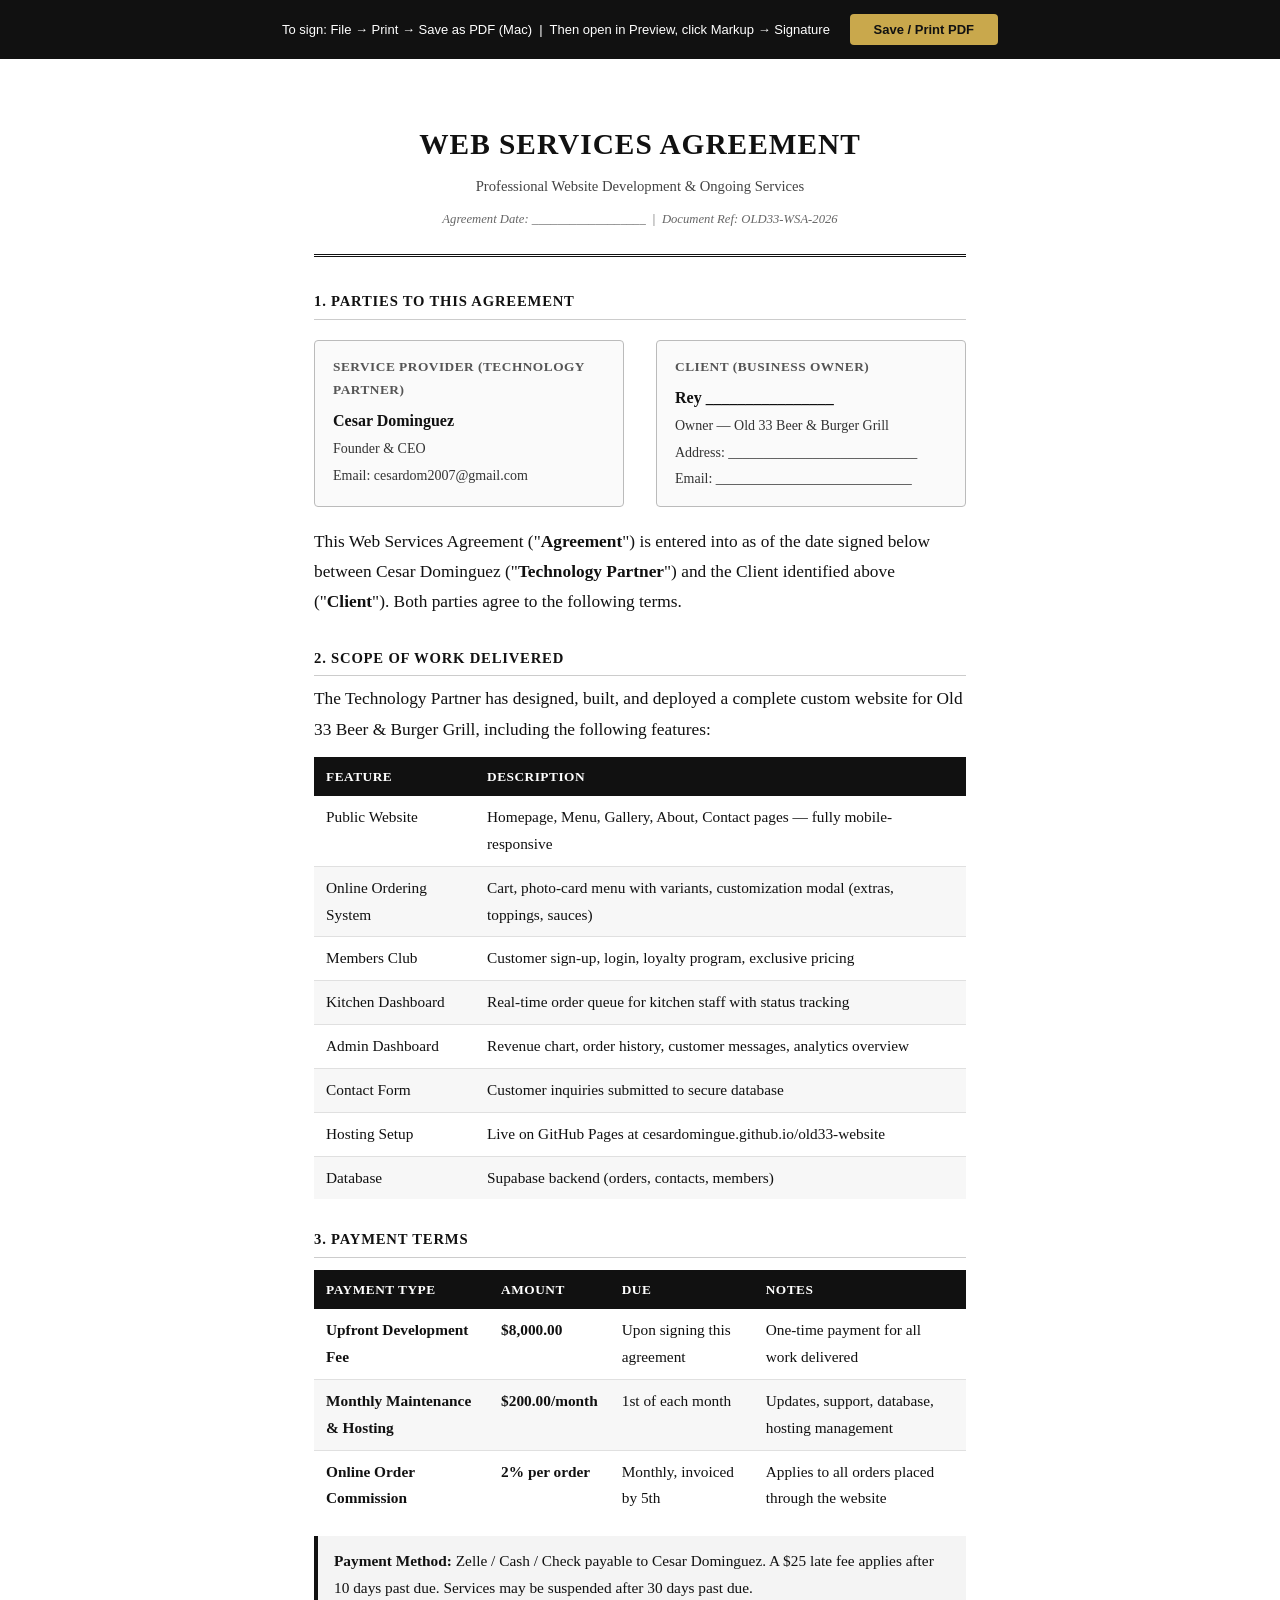
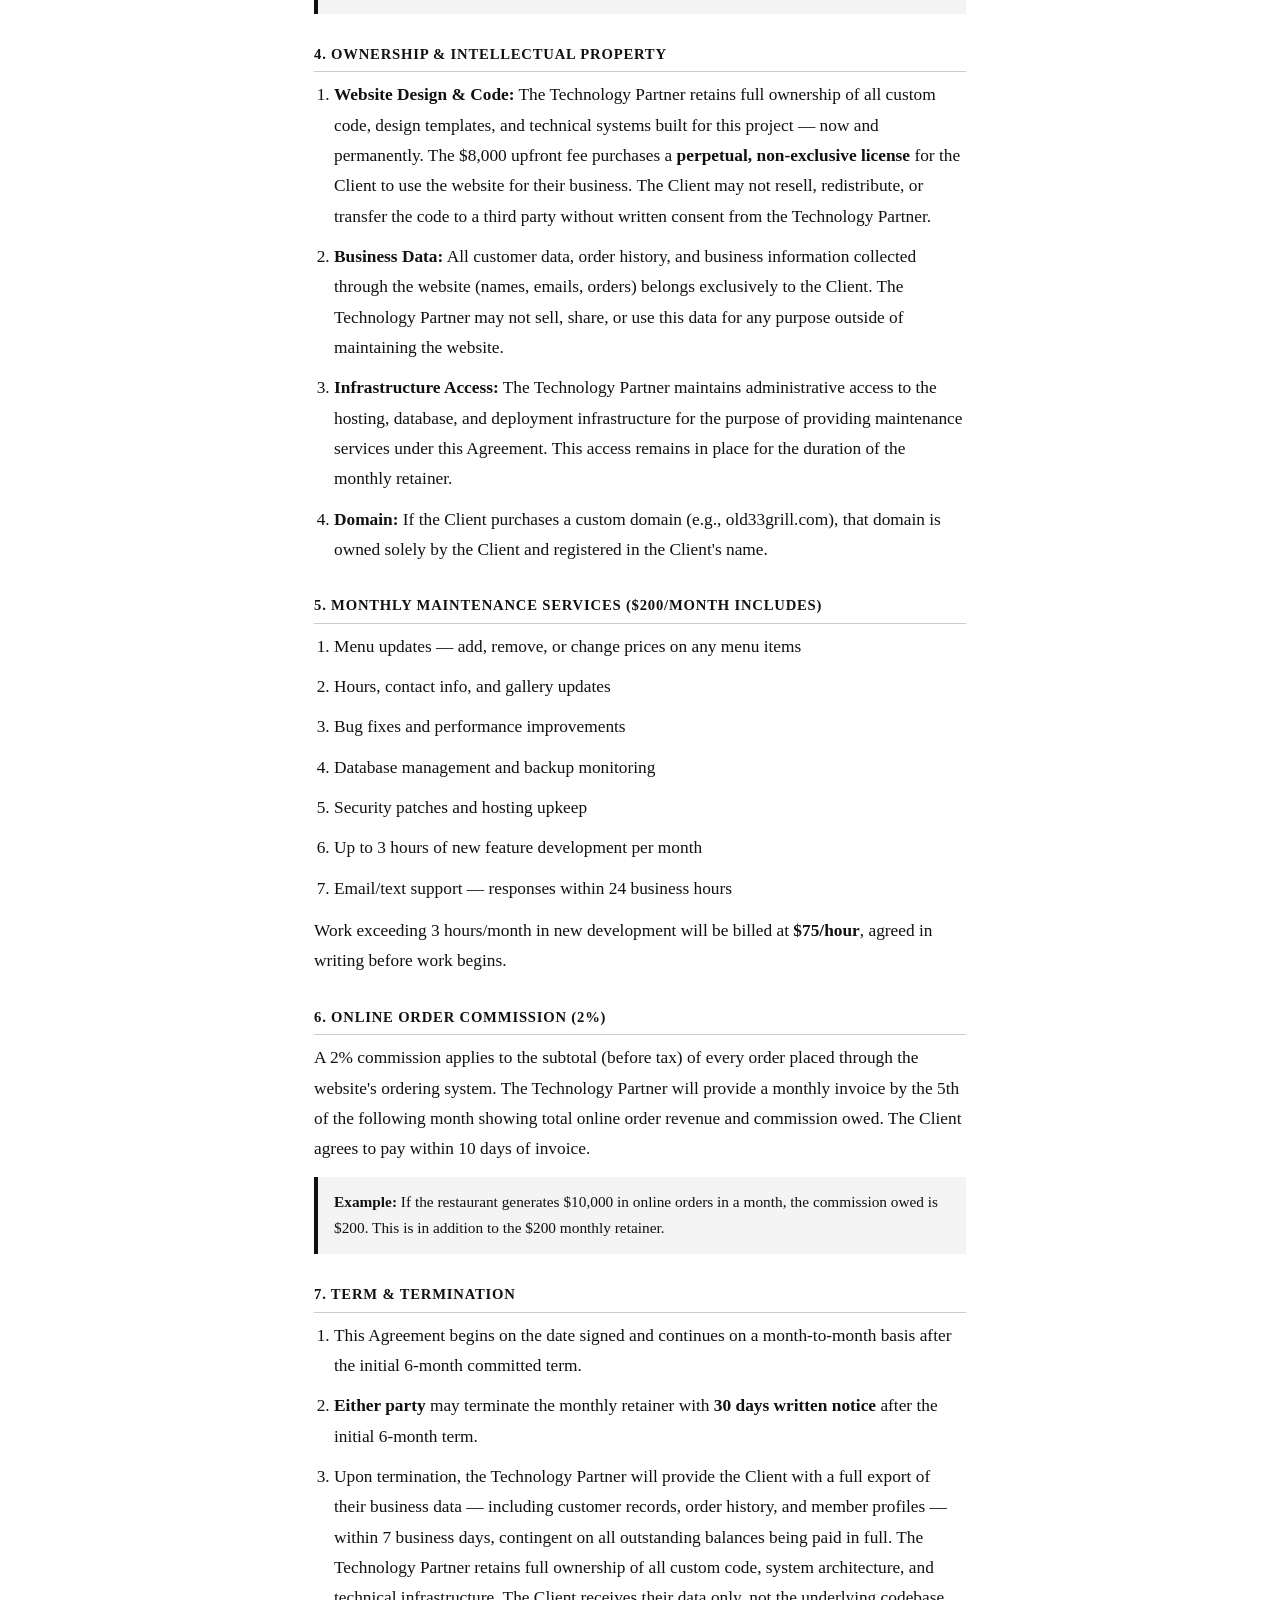
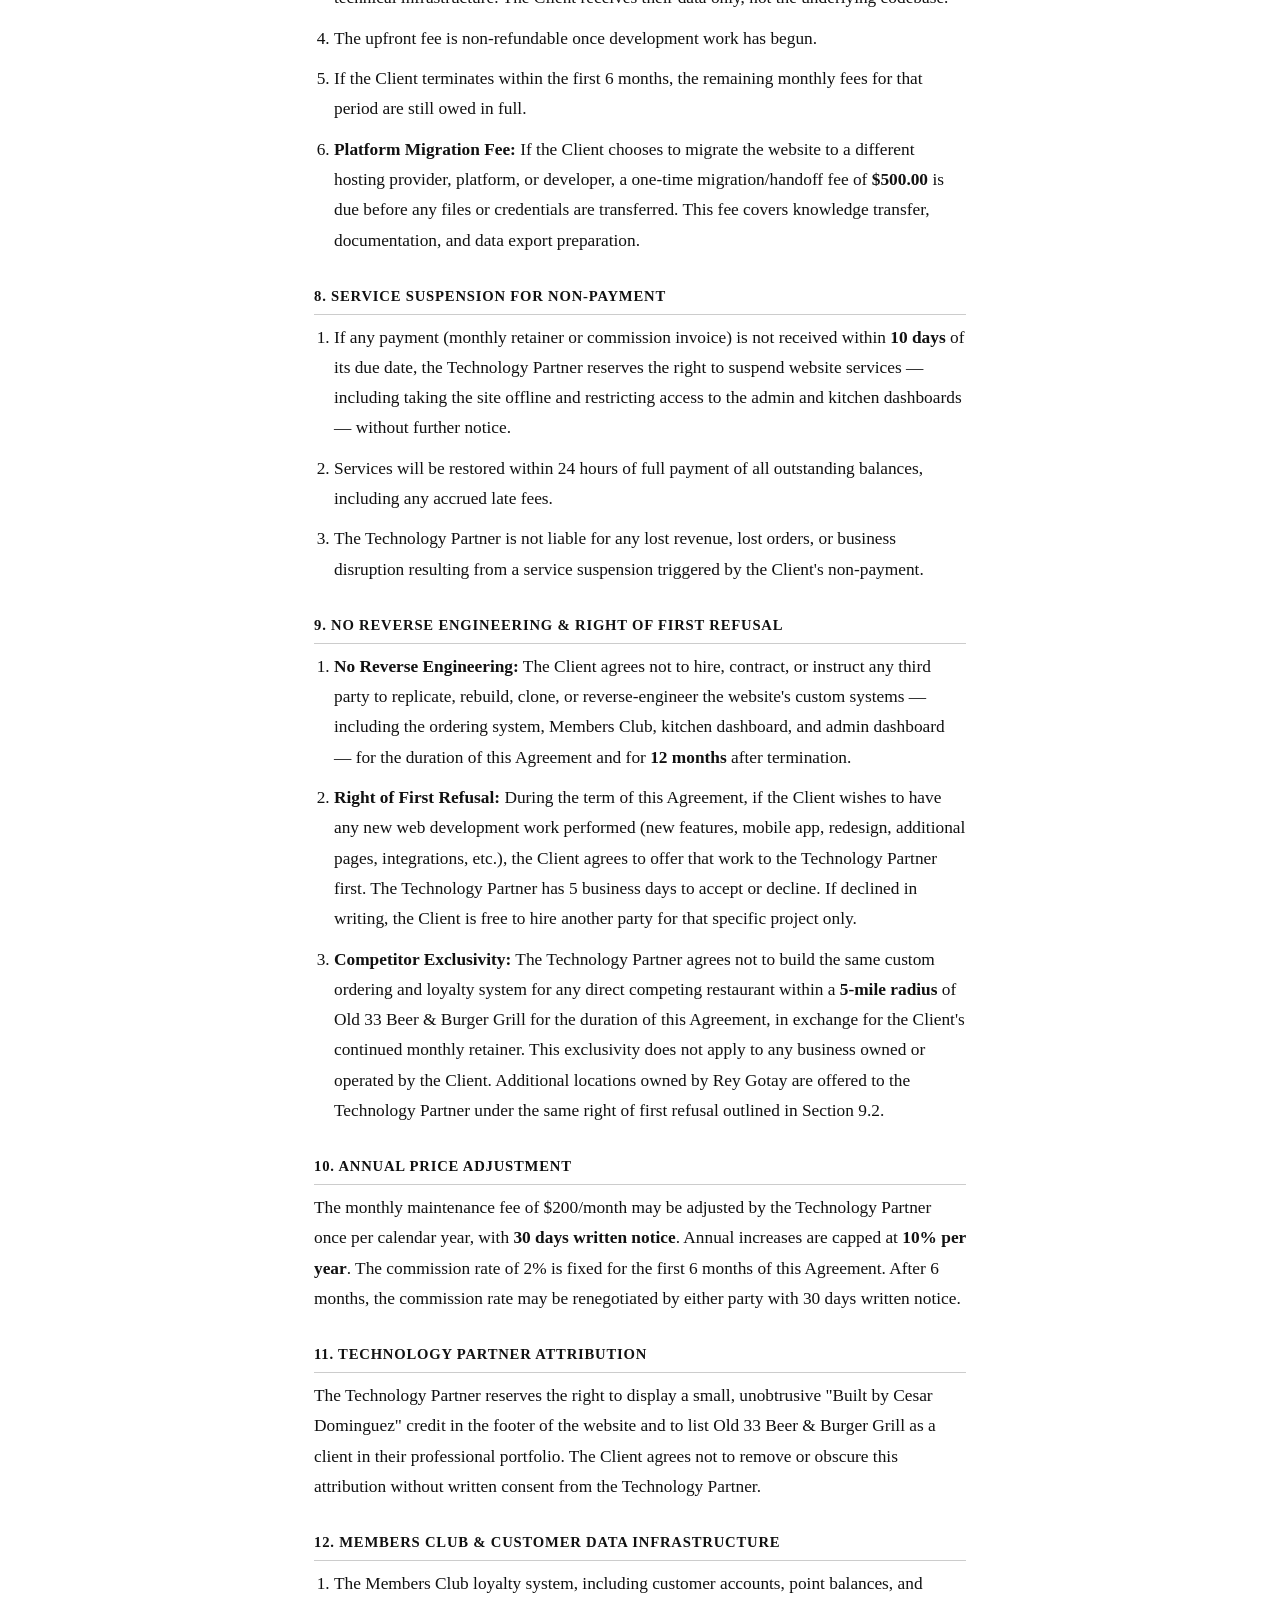
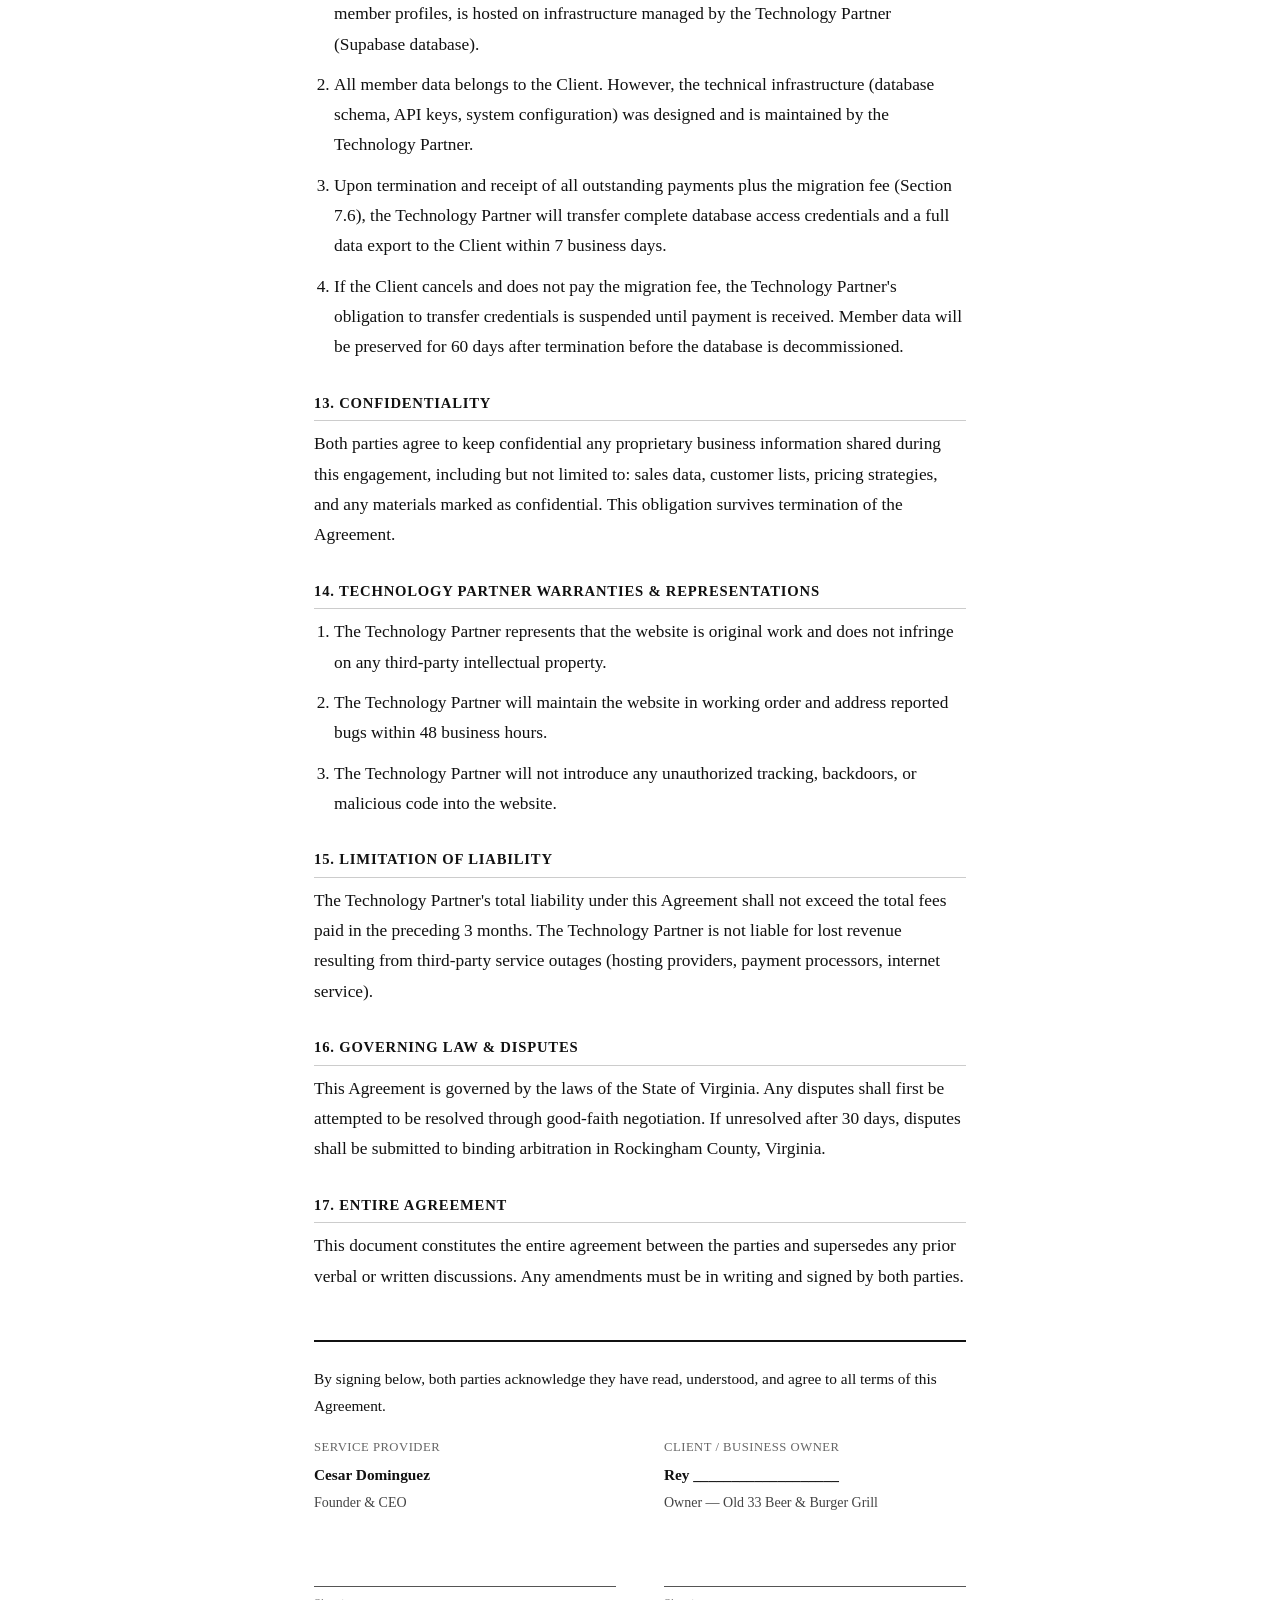
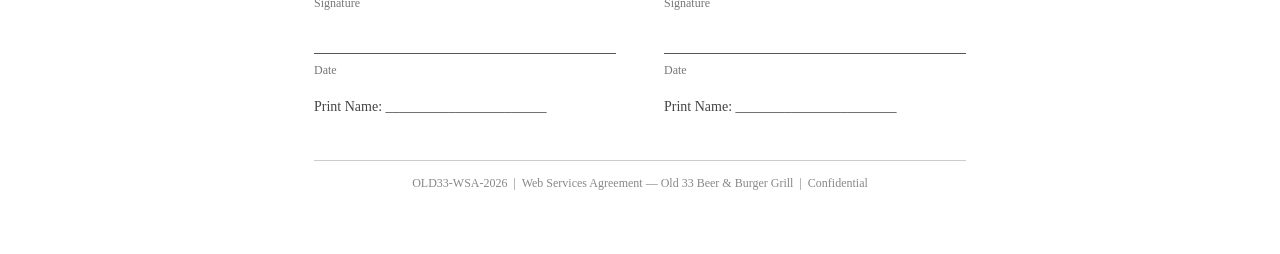
<file: contract.html>
<!DOCTYPE html>
<html lang="en">
<head>
  <meta charset="UTF-8">
  <meta name="viewport" content="width=device-width, initial-scale=1.0">
  <title>Web Services Agreement — Old 33 Beer &amp; Burger Grill</title>
  <style>
    * { box-sizing: border-box; margin: 0; padding: 0; }

    body {
      font-family: 'Georgia', serif;
      font-size: 13pt;
      line-height: 1.75;
      color: #111;
      background: #fff;
      padding: 0;
    }

    .page {
      max-width: 780px;
      margin: 0 auto;
      padding: 60px 64px;
    }

    /* Header */
    .contract-header {
      text-align: center;
      border-bottom: 3px double #111;
      padding-bottom: 24px;
      margin-bottom: 32px;
    }
    .contract-header h1 {
      font-size: 22pt;
      font-weight: bold;
      letter-spacing: 1px;
      text-transform: uppercase;
      margin-bottom: 4px;
    }
    .contract-header .subtitle {
      font-size: 11pt;
      color: #444;
      margin-bottom: 8px;
    }
    .contract-header .doc-id {
      font-size: 9.5pt;
      color: #666;
      font-style: italic;
    }

    /* Section headings */
    h2 {
      font-size: 11pt;
      font-weight: bold;
      text-transform: uppercase;
      letter-spacing: 0.8px;
      margin: 28px 0 8px;
      border-bottom: 1px solid #ccc;
      padding-bottom: 4px;
    }

    p { margin-bottom: 10px; }

    /* Party block */
    .parties {
      display: flex;
      gap: 32px;
      margin: 20px 0;
    }
    .party-box {
      flex: 1;
      border: 1px solid #bbb;
      border-radius: 4px;
      padding: 14px 18px;
      background: #fafafa;
    }
    .party-box strong {
      display: block;
      font-size: 10pt;
      text-transform: uppercase;
      letter-spacing: 0.5px;
      color: #555;
      margin-bottom: 6px;
    }
    .party-box .name { font-weight: bold; font-size: 12pt; }
    .party-box .detail { font-size: 10.5pt; color: #333; margin-top: 2px; }

    /* Table */
    table {
      width: 100%;
      border-collapse: collapse;
      margin: 12px 0 16px;
      font-size: 11.5pt;
    }
    table th {
      background: #111;
      color: #fff;
      padding: 8px 12px;
      text-align: left;
      font-size: 10pt;
      text-transform: uppercase;
      letter-spacing: 0.5px;
    }
    table td {
      padding: 8px 12px;
      border-bottom: 1px solid #e0e0e0;
      vertical-align: top;
    }
    table tr:last-child td { border-bottom: none; }
    table tr:nth-child(even) td { background: #f7f7f7; }

    /* Numbered list */
    ol.terms {
      padding-left: 20px;
      margin: 8px 0 12px;
    }
    ol.terms li {
      margin-bottom: 10px;
    }

    /* Highlight box */
    .highlight-box {
      border-left: 4px solid #111;
      background: #f4f4f4;
      padding: 12px 16px;
      margin: 12px 0;
      font-size: 11.5pt;
    }

    /* Signature block */
    .signature-section {
      margin-top: 48px;
      border-top: 2px solid #111;
      padding-top: 24px;
    }
    .sig-grid {
      display: grid;
      grid-template-columns: 1fr 1fr;
      gap: 48px;
      margin-top: 16px;
    }
    .sig-block { }
    .sig-label {
      font-size: 9.5pt;
      text-transform: uppercase;
      letter-spacing: 0.5px;
      color: #666;
      margin-bottom: 4px;
    }
    .sig-name {
      font-weight: bold;
      font-size: 11.5pt;
      margin-bottom: 2px;
    }
    .sig-title {
      font-size: 10.5pt;
      color: #444;
      margin-bottom: 24px;
    }
    .sig-line {
      border-bottom: 1px solid #555;
      height: 48px;
      position: relative;
      margin-bottom: 6px;
    }
    .sig-line-label {
      font-size: 9pt;
      color: #777;
    }
    .sig-date-line {
      border-bottom: 1px solid #555;
      height: 28px;
      margin-top: 12px;
      margin-bottom: 6px;
    }

    /* Footer */
    .contract-footer {
      margin-top: 40px;
      border-top: 1px solid #ccc;
      padding-top: 12px;
      text-align: center;
      font-size: 9pt;
      color: #888;
    }

    /* Print styles */
    @media print {
      body { background: #fff; }
      .page { padding: 40px 50px; }
      .no-print { display: none; }
    }

    /* Screen-only print button */
    .print-bar {
      background: #111;
      color: #fff;
      text-align: center;
      padding: 14px;
      font-family: sans-serif;
      font-size: 13px;
    }
    .print-bar button {
      background: #c9a84c;
      color: #111;
      border: none;
      padding: 8px 24px;
      font-size: 13px;
      font-weight: bold;
      border-radius: 4px;
      cursor: pointer;
      margin-left: 16px;
    }
    .print-bar button:hover { background: #e0b85a; }
  </style>
</head>
<body>

<!-- Screen-only bar -->
<div class="print-bar no-print">
  <span>To sign: File → Print → Save as PDF (Mac) &nbsp;|&nbsp; Then open in Preview, click Markup → Signature</span>
  <button onclick="window.print()">Save / Print PDF</button>
</div>

<div class="page">

  <!-- ═══════════════════════════════════════════════════ -->
  <div class="contract-header">
    <h1>Web Services Agreement</h1>
    <div class="subtitle">Professional Website Development &amp; Ongoing Services</div>
    <div class="doc-id">Agreement Date: __________________ &nbsp;|&nbsp; Document Ref: OLD33-WSA-2026</div>
  </div>

  <!-- ═══════ PARTIES ═══════ -->
  <h2>1. Parties to This Agreement</h2>

  <div class="parties">
    <div class="party-box">
      <strong>Service Provider (Technology Partner)</strong>
      <div class="name">Cesar Dominguez</div>
      <div class="detail">Founder &amp; CEO</div>
      <div class="detail">Email: cesardom2007@gmail.com</div>
    </div>
    <div class="party-box">
      <strong>Client (Business Owner)</strong>
      <div class="name">Rey ________________</div>
      <div class="detail">Owner — Old 33 Beer &amp; Burger Grill</div>
      <div class="detail">Address: ___________________________</div>
      <div class="detail">Email: ____________________________</div>
    </div>
  </div>

  <p>This Web Services Agreement ("<strong>Agreement</strong>") is entered into as of the date signed below between Cesar Dominguez ("<strong>Technology Partner</strong>") and the Client identified above ("<strong>Client</strong>"). Both parties agree to the following terms.</p>

  <!-- ═══════ SCOPE OF WORK ═══════ -->
  <h2>2. Scope of Work Delivered</h2>

  <p>The Technology Partner has designed, built, and deployed a complete custom website for Old 33 Beer &amp; Burger Grill, including the following features:</p>

  <table>
    <thead><tr><th>Feature</th><th>Description</th></tr></thead>
    <tbody>
      <tr><td>Public Website</td><td>Homepage, Menu, Gallery, About, Contact pages — fully mobile-responsive</td></tr>
      <tr><td>Online Ordering System</td><td>Cart, photo-card menu with variants, customization modal (extras, toppings, sauces)</td></tr>
      <tr><td>Members Club</td><td>Customer sign-up, login, loyalty program, exclusive pricing</td></tr>
      <tr><td>Kitchen Dashboard</td><td>Real-time order queue for kitchen staff with status tracking</td></tr>
      <tr><td>Admin Dashboard</td><td>Revenue chart, order history, customer messages, analytics overview</td></tr>
      <tr><td>Contact Form</td><td>Customer inquiries submitted to secure database</td></tr>
      <tr><td>Hosting Setup</td><td>Live on GitHub Pages at cesardomingue.github.io/old33-website</td></tr>
      <tr><td>Database</td><td>Supabase backend (orders, contacts, members)</td></tr>
    </tbody>
  </table>

  <!-- ═══════ PAYMENT TERMS ═══════ -->
  <h2>3. Payment Terms</h2>

  <table>
    <thead><tr><th>Payment Type</th><th>Amount</th><th>Due</th><th>Notes</th></tr></thead>
    <tbody>
      <tr>
        <td><strong>Upfront Development Fee</strong></td>
        <td><strong>$8,000.00</strong></td>
        <td>Upon signing this agreement</td>
        <td>One-time payment for all work delivered</td>
      </tr>
      <tr>
        <td><strong>Monthly Maintenance &amp; Hosting</strong></td>
        <td><strong>$200.00/month</strong></td>
        <td>1st of each month</td>
        <td>Updates, support, database, hosting management</td>
      </tr>
      <tr>
        <td><strong>Online Order Commission</strong></td>
        <td><strong>2% per order</strong></td>
        <td>Monthly, invoiced by 5th</td>
        <td>Applies to all orders placed through the website</td>
      </tr>
    </tbody>
  </table>

  <div class="highlight-box">
    <strong>Payment Method:</strong> Zelle / Cash / Check payable to Cesar Dominguez. A $25 late fee applies after 10 days past due. Services may be suspended after 30 days past due.
  </div>

  <!-- ═══════ OWNERSHIP ═══════ -->
  <h2>4. Ownership &amp; Intellectual Property</h2>

  <ol class="terms">
    <li><strong>Website Design &amp; Code:</strong> The Technology Partner retains full ownership of all custom code, design templates, and technical systems built for this project — now and permanently. The $8,000 upfront fee purchases a <strong>perpetual, non-exclusive license</strong> for the Client to use the website for their business. The Client may not resell, redistribute, or transfer the code to a third party without written consent from the Technology Partner.</li>
    <li><strong>Business Data:</strong> All customer data, order history, and business information collected through the website (names, emails, orders) belongs exclusively to the Client. The Technology Partner may not sell, share, or use this data for any purpose outside of maintaining the website.</li>
    <li><strong>Infrastructure Access:</strong> The Technology Partner maintains administrative access to the hosting, database, and deployment infrastructure for the purpose of providing maintenance services under this Agreement. This access remains in place for the duration of the monthly retainer.</li>
    <li><strong>Domain:</strong> If the Client purchases a custom domain (e.g., old33grill.com), that domain is owned solely by the Client and registered in the Client's name.</li>
  </ol>

  <!-- ═══════ MONTHLY SERVICES ═══════ -->
  <h2>5. Monthly Maintenance Services ($200/month Includes)</h2>

  <ol class="terms">
    <li>Menu updates — add, remove, or change prices on any menu items</li>
    <li>Hours, contact info, and gallery updates</li>
    <li>Bug fixes and performance improvements</li>
    <li>Database management and backup monitoring</li>
    <li>Security patches and hosting upkeep</li>
    <li>Up to 3 hours of new feature development per month</li>
    <li>Email/text support — responses within 24 business hours</li>
  </ol>

  <p>Work exceeding 3 hours/month in new development will be billed at <strong>$75/hour</strong>, agreed in writing before work begins.</p>

  <!-- ═══════ COMMISSION ═══════ -->
  <h2>6. Online Order Commission (2%)</h2>

  <p>A 2% commission applies to the subtotal (before tax) of every order placed through the website's ordering system. The Technology Partner will provide a monthly invoice by the 5th of the following month showing total online order revenue and commission owed. The Client agrees to pay within 10 days of invoice.</p>

  <div class="highlight-box">
    <strong>Example:</strong> If the restaurant generates $10,000 in online orders in a month, the commission owed is $200. This is in addition to the $200 monthly retainer.
  </div>

  <!-- ═══════ TERM ═══════ -->
  <h2>7. Term &amp; Termination</h2>

  <ol class="terms">
    <li>This Agreement begins on the date signed and continues on a month-to-month basis after the initial 6-month committed term.</li>
    <li><strong>Either party</strong> may terminate the monthly retainer with <strong>30 days written notice</strong> after the initial 6-month term.</li>
    <li>Upon termination, the Technology Partner will provide the Client with a full export of their business data — including customer records, order history, and member profiles — within 7 business days, contingent on all outstanding balances being paid in full. The Technology Partner retains full ownership of all custom code, system architecture, and technical infrastructure. The Client receives their data only, not the underlying codebase.</li>
    <li>The upfront fee is non-refundable once development work has begun.</li>
    <li>If the Client terminates within the first 6 months, the remaining monthly fees for that period are still owed in full.</li>
    <li><strong>Platform Migration Fee:</strong> If the Client chooses to migrate the website to a different hosting provider, platform, or developer, a one-time migration/handoff fee of <strong>$500.00</strong> is due before any files or credentials are transferred. This fee covers knowledge transfer, documentation, and data export preparation.</li>
  </ol>

  <!-- ═══════ SERVICE SUSPENSION ═══════ -->
  <h2>8. Service Suspension for Non-Payment</h2>

  <ol class="terms">
    <li>If any payment (monthly retainer or commission invoice) is not received within <strong>10 days</strong> of its due date, the Technology Partner reserves the right to suspend website services — including taking the site offline and restricting access to the admin and kitchen dashboards — without further notice.</li>
    <li>Services will be restored within 24 hours of full payment of all outstanding balances, including any accrued late fees.</li>
    <li>The Technology Partner is not liable for any lost revenue, lost orders, or business disruption resulting from a service suspension triggered by the Client's non-payment.</li>
  </ol>

  <!-- ═══════ NON-COMPETE / NO REVERSE ENGINEERING ═══════ -->
  <h2>9. No Reverse Engineering &amp; Right of First Refusal</h2>

  <ol class="terms">
    <li><strong>No Reverse Engineering:</strong> The Client agrees not to hire, contract, or instruct any third party to replicate, rebuild, clone, or reverse-engineer the website's custom systems — including the ordering system, Members Club, kitchen dashboard, and admin dashboard — for the duration of this Agreement and for <strong>12 months</strong> after termination.</li>
    <li><strong>Right of First Refusal:</strong> During the term of this Agreement, if the Client wishes to have any new web development work performed (new features, mobile app, redesign, additional pages, integrations, etc.), the Client agrees to offer that work to the Technology Partner first. The Technology Partner has 5 business days to accept or decline. If declined in writing, the Client is free to hire another party for that specific project only.</li>
    <li><strong>Competitor Exclusivity:</strong> The Technology Partner agrees not to build the same custom ordering and loyalty system for any direct competing restaurant within a <strong>5-mile radius</strong> of Old 33 Beer &amp; Burger Grill for the duration of this Agreement, in exchange for the Client's continued monthly retainer. This exclusivity does not apply to any business owned or operated by the Client. Additional locations owned by Rey Gotay are offered to the Technology Partner under the same right of first refusal outlined in Section 9.2.</li>
  </ol>

  <!-- ═══════ ANNUAL PRICE ADJUSTMENT ═══════ -->
  <h2>10. Annual Price Adjustment</h2>

  <p>The monthly maintenance fee of $200/month may be adjusted by the Technology Partner once per calendar year, with <strong>30 days written notice</strong>. Annual increases are capped at <strong>10% per year</strong>. The commission rate of 2% is fixed for the first 6 months of this Agreement. After 6 months, the commission rate may be renegotiated by either party with 30 days written notice.</p>

  <!-- ═══════ ATTRIBUTION ═══════ -->
  <h2>11. Technology Partner Attribution</h2>

  <p>The Technology Partner reserves the right to display a small, unobtrusive "Built by Cesar Dominguez" credit in the footer of the website and to list Old 33 Beer &amp; Burger Grill as a client in their professional portfolio. The Client agrees not to remove or obscure this attribution without written consent from the Technology Partner.</p>

  <!-- ═══════ MEMBERS CLUB ═══════ -->
  <h2>12. Members Club &amp; Customer Data Infrastructure</h2>

  <ol class="terms">
    <li>The Members Club loyalty system, including customer accounts, point balances, and member profiles, is hosted on infrastructure managed by the Technology Partner (Supabase database).</li>
    <li>All member data belongs to the Client. However, the technical infrastructure (database schema, API keys, system configuration) was designed and is maintained by the Technology Partner.</li>
    <li>Upon termination and receipt of all outstanding payments plus the migration fee (Section 7.6), the Technology Partner will transfer complete database access credentials and a full data export to the Client within 7 business days.</li>
    <li>If the Client cancels and does not pay the migration fee, the Technology Partner's obligation to transfer credentials is suspended until payment is received. Member data will be preserved for 60 days after termination before the database is decommissioned.</li>
  </ol>

  <!-- ═══════ CONFIDENTIALITY ═══════ -->
  <h2>13. Confidentiality</h2>

  <p>Both parties agree to keep confidential any proprietary business information shared during this engagement, including but not limited to: sales data, customer lists, pricing strategies, and any materials marked as confidential. This obligation survives termination of the Agreement.</p>

  <!-- ═══════ WARRANTIES ═══════ -->
  <h2>14. Technology Partner Warranties &amp; Representations</h2>

  <ol class="terms">
    <li>The Technology Partner represents that the website is original work and does not infringe on any third-party intellectual property.</li>
    <li>The Technology Partner will maintain the website in working order and address reported bugs within 48 business hours.</li>
    <li>The Technology Partner will not introduce any unauthorized tracking, backdoors, or malicious code into the website.</li>
  </ol>

  <!-- ═══════ LIMITATION ═══════ -->
  <h2>15. Limitation of Liability</h2>

  <p>The Technology Partner's total liability under this Agreement shall not exceed the total fees paid in the preceding 3 months. The Technology Partner is not liable for lost revenue resulting from third-party service outages (hosting providers, payment processors, internet service).</p>

  <!-- ═══════ DISPUTE ═══════ -->
  <h2>16. Governing Law &amp; Disputes</h2>

  <p>This Agreement is governed by the laws of the State of Virginia. Any disputes shall first be attempted to be resolved through good-faith negotiation. If unresolved after 30 days, disputes shall be submitted to binding arbitration in Rockingham County, Virginia.</p>

  <!-- ═══════ ENTIRE AGREEMENT ═══════ -->
  <h2>17. Entire Agreement</h2>

  <p>This document constitutes the entire agreement between the parties and supersedes any prior verbal or written discussions. Any amendments must be in writing and signed by both parties.</p>

  <!-- ═══════ SIGNATURES ═══════ -->
  <div class="signature-section">
    <p style="font-size:11.5pt; margin-bottom:16px;">
      By signing below, both parties acknowledge they have read, understood, and agree to all terms of this Agreement.
    </p>

    <div class="sig-grid">

      <div class="sig-block">
        <div class="sig-label">Service Provider</div>
        <div class="sig-name">Cesar Dominguez</div>
        <div class="sig-title">Founder &amp; CEO</div>
        <div class="sig-line"></div>
        <div class="sig-line-label">Signature</div>
        <div class="sig-date-line"></div>
        <div class="sig-line-label">Date</div>
        <div style="margin-top:14px; font-size:10.5pt; color:#444;">Print Name: _______________________</div>
      </div>

      <div class="sig-block">
        <div class="sig-label">Client / Business Owner</div>
        <div class="sig-name">Rey ___________________</div>
        <div class="sig-title">Owner — Old 33 Beer &amp; Burger Grill</div>
        <div class="sig-line"></div>
        <div class="sig-line-label">Signature</div>
        <div class="sig-date-line"></div>
        <div class="sig-line-label">Date</div>
        <div style="margin-top:14px; font-size:10.5pt; color:#444;">Print Name: _______________________</div>
      </div>

    </div>
  </div>

  <!-- Footer -->
  <div class="contract-footer">
    OLD33-WSA-2026 &nbsp;|&nbsp; Web Services Agreement — Old 33 Beer &amp; Burger Grill &nbsp;|&nbsp; Confidential
  </div>

</div><!-- /.page -->
</body>
</html>
</file>
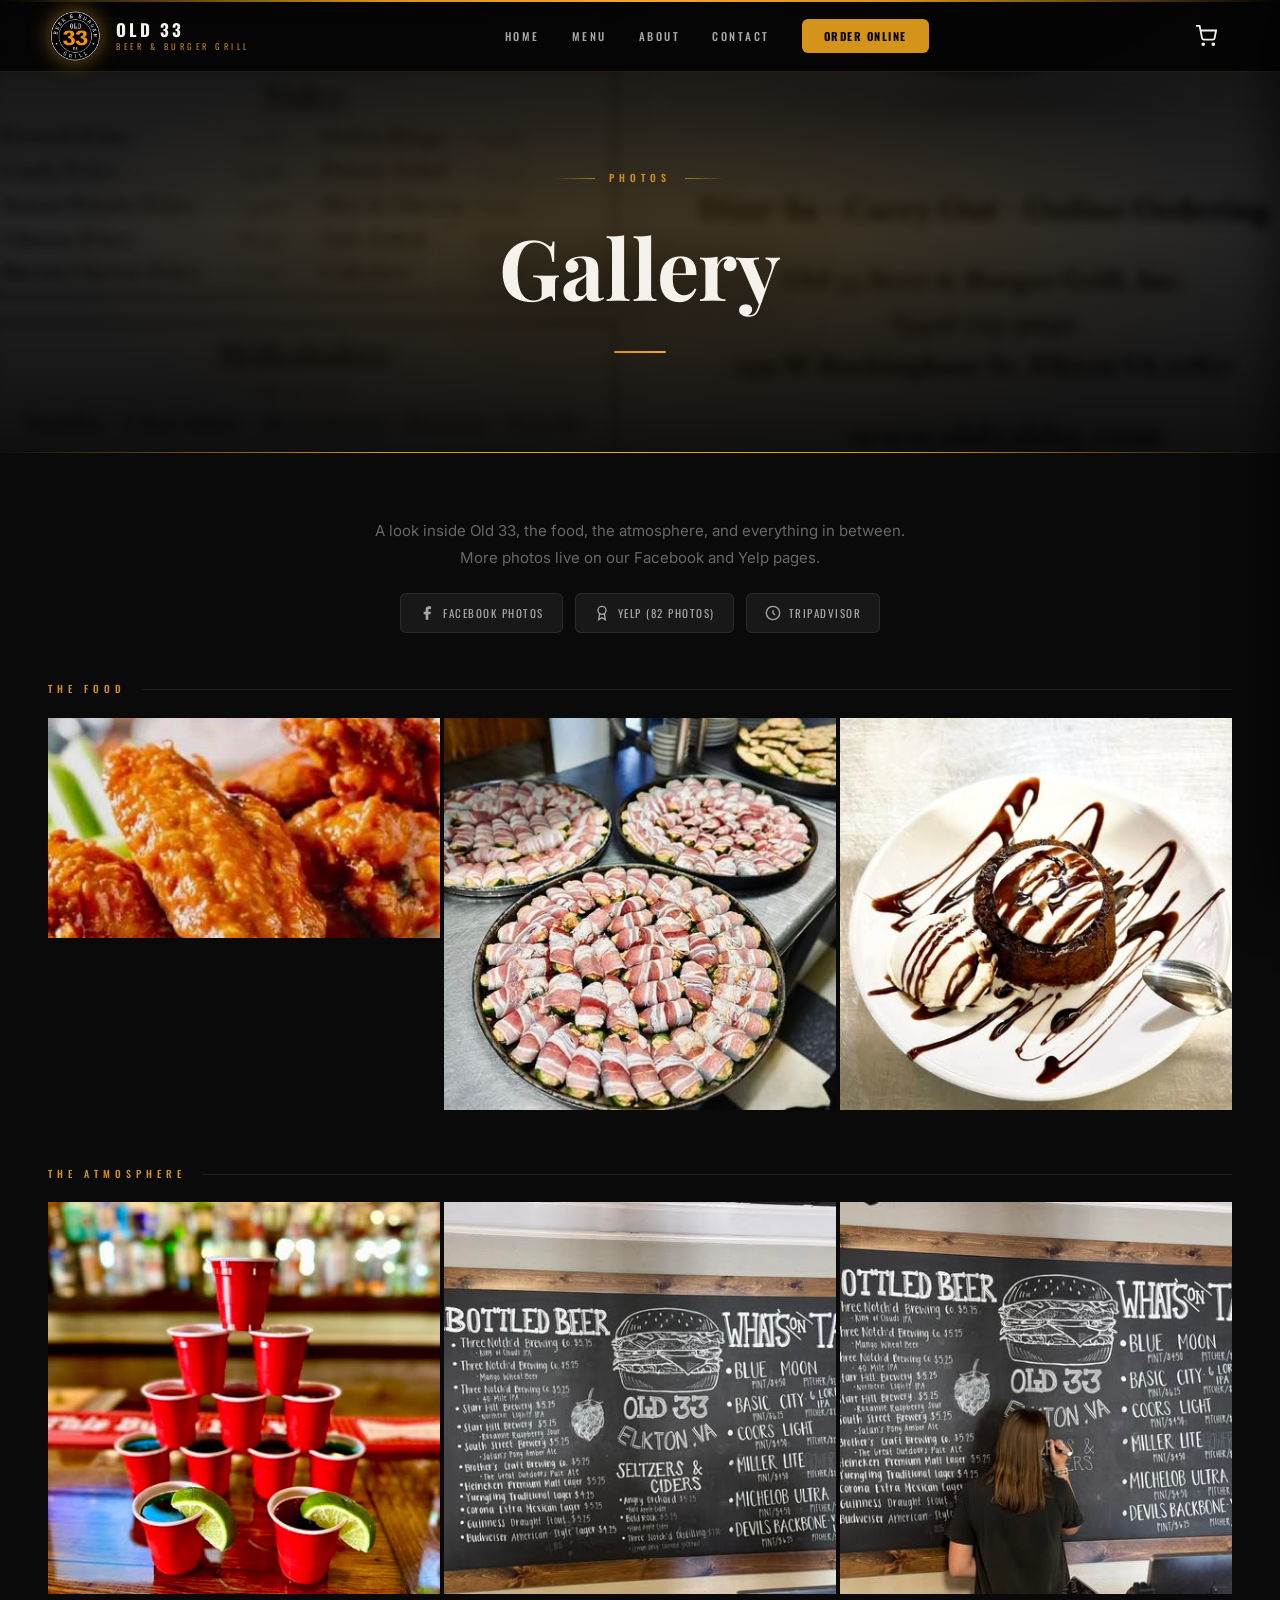
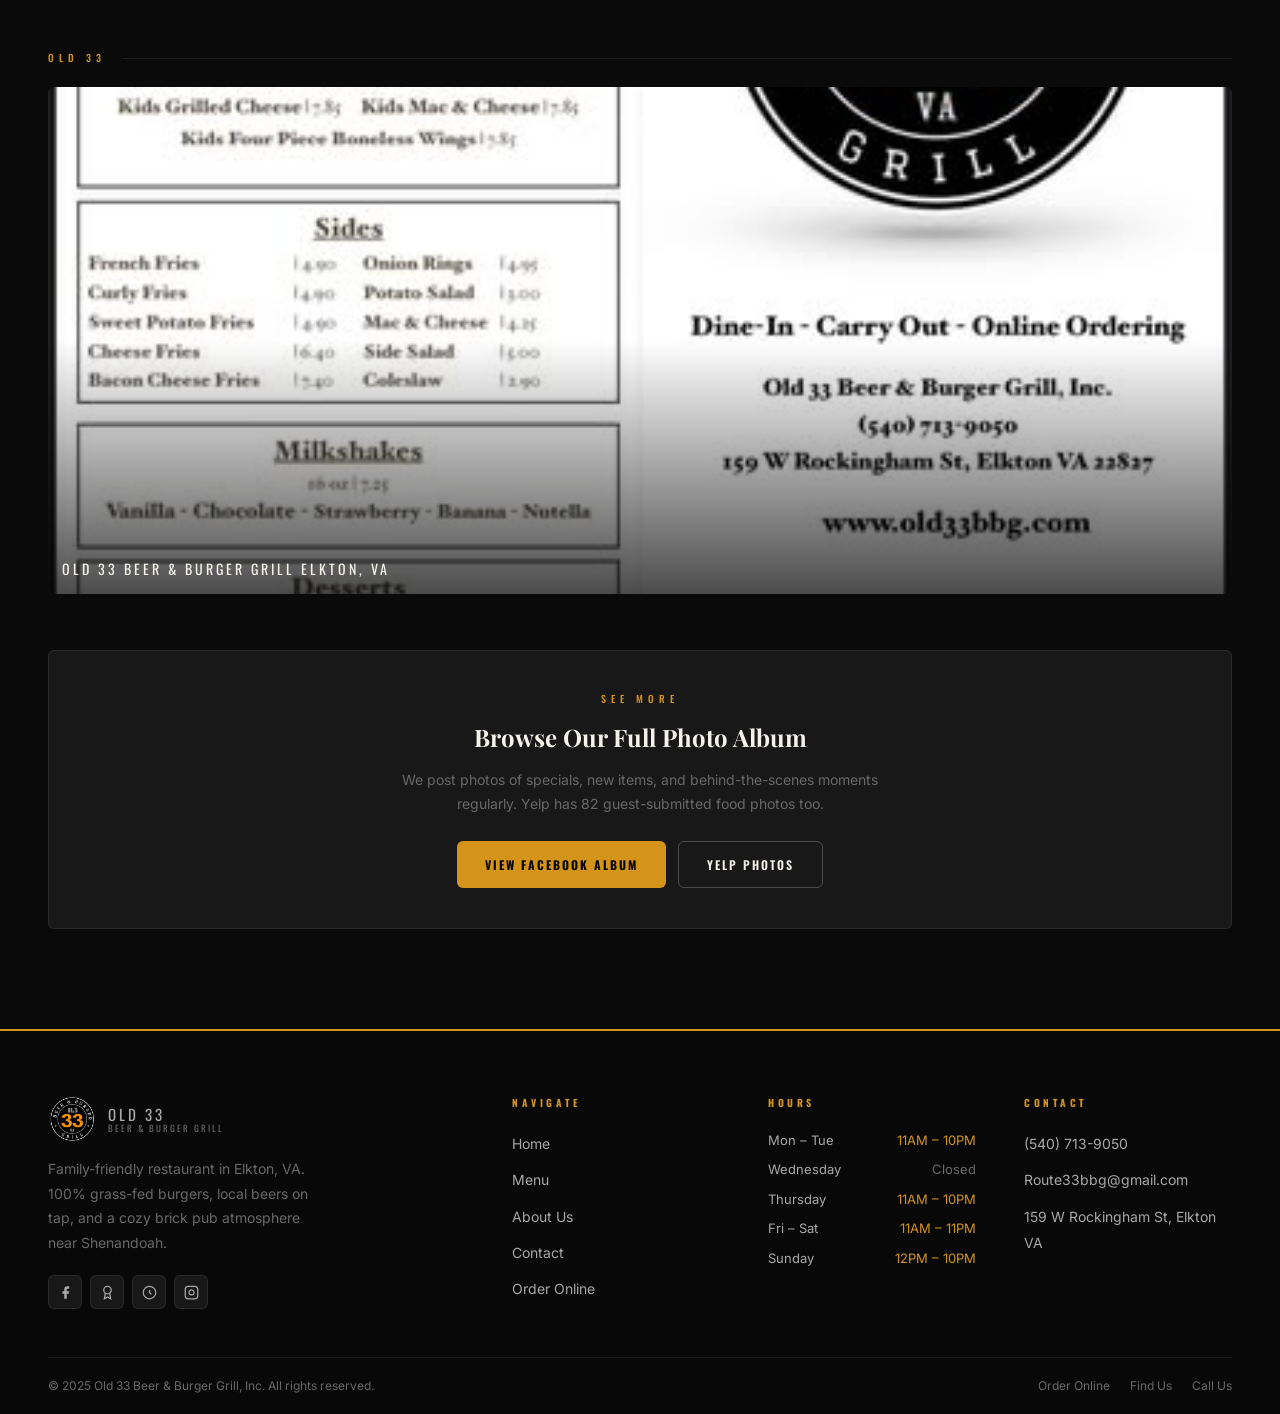
<file: gallery.html>
<!DOCTYPE html>
<html lang="en">
<head>
  <meta charset="UTF-8" />
  <meta name="viewport" content="width=device-width, initial-scale=1.0" />
  <title>Gallery | Old 33 Beer &amp; Burger Grill — Elkton, VA</title>
  <meta name="description" content="Photos of Old 33 Beer & Burger Grill in Elkton, VA — award-winning burgers, wings, appetizers, the bar, and our cozy brick pub atmosphere." />

  <link rel="canonical" href="https://old33bbg.com/gallery.html" />

  <meta property="og:type"        content="website" />
  <meta property="og:url"         content="https://old33bbg.com/gallery.html" />
  <meta property="og:title"       content="Gallery | Old 33 Beer &amp; Burger Grill" />
  <meta property="og:description" content="See the food, the bar, and the atmosphere at Old 33 — Elkton's award-winning burger grill." />
  <meta property="og:image"       content="https://old33bbg.com/images/photo1.jpg" />
  <meta property="og:site_name"   content="Old 33 Beer &amp; Burger Grill" />

  <meta name="twitter:card"        content="summary_large_image" />
  <meta name="twitter:title"       content="Gallery | Old 33 Beer &amp; Burger Grill" />
  <meta name="twitter:description" content="Food, atmosphere, and the bar at Old 33 in Elkton, VA." />
  <meta name="twitter:image"       content="https://old33bbg.com/images/photo1.jpg" />

  <meta name="geo.region"    content="US-VA" />
  <meta name="geo.placename" content="Elkton, Virginia" />

  <link rel="icon" type="image/png" href="images/logo-clean.png" />
  <link rel="stylesheet" href="css/styles.css" />
  <script async src="https://www.googletagmanager.com/gtag/js?id=G-M4X8E48D0W"></script>
  <script>window.dataLayer=window.dataLayer||[];function gtag(){dataLayer.push(arguments);}gtag('js',new Date());gtag('config','G-M4X8E48D0W');</script>
</head>
<body>

<!-- ========== NAVBAR ========== -->
<nav class="navbar">
  <div class="nav-inner">
    <a href="index.html?logo=1" class="nav-logo">
      <img src="images/logo-clean.png" alt="Old 33" class="nav-logo-img" />
      <div class="nav-logo-txt">
        <span class="nav-logo-old">Old 33</span>
        <span class="nav-logo-sub">Beer &amp; Burger Grill</span>
      </div>
    </a>
    <ul class="nav-links">
      <li><a href="index.html">Home</a></li>
      <li><a href="menu.html">Menu</a></li>
      <li><a href="about.html">About</a></li>
      <li><a href="contact.html">Contact</a></li>
      <li><a href="menu.html" class="nav-order">Order Online</a></li>
    </ul>
    <button class="nav-ham" id="navHam" aria-label="Open menu">
      <span></span><span></span><span></span>
    </button>
  </div>
</nav>
<div class="nav-mobile" id="navMobile">
  <a href="index.html">Home</a>
  <a href="menu.html">Menu</a>
  <a href="about.html">About</a>
  <a href="contact.html">Contact</a>
  <a href="menu.html" class="mob-order">Order Online</a>
</div>

<!-- ========== PAGE HERO ========== -->
<div class="page-hero">
  <div class="page-hero-bg" style="background-image:url('images/photo3.jpg');"></div>
  <div class="container">
    <span class="lbl">Photos</span>
    <h1 class="page-hero-title">Gallery</h1>
    <div class="divider center" style="margin-top:16px;"></div>
  </div>
</div>

<!-- ========== GALLERY ========== -->
<section class="gallery-sec">
  <div class="container">

    <div class="gallery-intro reveal">
      <p>A look inside Old 33, the food, the atmosphere, and everything in between. More photos live on our Facebook and Yelp pages.</p>
      <div class="social-btns">
        <a href="https://www.facebook.com/old33bbg/photos" target="_blank" rel="noopener" class="social-btn">
          <svg viewBox="0 0 24 24" fill="currentColor" width="16" height="16"><path d="M18 2h-3a5 5 0 0 0-5 5v3H7v4h3v8h4v-8h3l1-4h-4V7a1 1 0 0 1 1-1h3z"/></svg>
          Facebook Photos
        </a>
        <a href="https://www.yelp.com/biz/old-33-beer-and-burger-grill-elkton" target="_blank" rel="noopener" class="social-btn">
          <svg viewBox="0 0 24 24" fill="none" stroke="currentColor" stroke-width="2" width="16" height="16"><circle cx="12" cy="8" r="6"/><path d="M15.477 12.89L17 22l-5-3-5 3 1.523-9.11"/></svg>
          Yelp (82 Photos)
        </a>
        <a href="https://www.tripadvisor.com/Restaurant_Review-g57704-d23575919-Reviews-Old_33_Beer_Burger_Grill-Elkton_Virginia.html" target="_blank" rel="noopener" class="social-btn">
          <svg viewBox="0 0 24 24" fill="none" stroke="currentColor" stroke-width="2" width="16" height="16"><circle cx="12" cy="12" r="10"/><path d="M12 8v4l3 3"/></svg>
          TripAdvisor
        </a>
      </div>
    </div>

    <!-- Food & Burgers -->
    <div class="gal-section reveal">
      <div class="gal-section-hdr">
        <span class="lbl" style="margin-bottom:0;">The Food</span>
        <div class="gal-section-line"></div>
      </div>
      <div class="gal-grid cols3" style="gap:4px;">
        <div class="gal-card wide" style="aspect-ratio:16/9;">
          <img src="images/photo6.jpg" alt="Chicken wings at Old 33" loading="lazy" />
          <div class="gal-overlay"><span class="gal-lbl">Traditional Wings</span></div>
        </div>
        <div class="gal-card sq">
          <img src="images/photo7.jpg" alt="Bacon jalapeño poppers" loading="lazy" />
          <div class="gal-overlay"><span class="gal-lbl">Bacon Jalapeño Poppers</span></div>
        </div>
        <div class="gal-card sq">
          <img src="images/photo9.jpg" alt="Chocolate lava cake" loading="lazy" />
          <div class="gal-overlay"><span class="gal-lbl">Chocolate Lava Cake</span></div>
        </div>
      </div>
    </div>

    <!-- Atmosphere -->
    <div class="gal-section reveal">
      <div class="gal-section-hdr">
        <span class="lbl" style="margin-bottom:0;">The Atmosphere</span>
        <div class="gal-section-line"></div>
      </div>
      <div class="gal-grid cols3" style="gap:4px;">
        <div class="gal-card sq">
          <img src="images/photo8.jpg" alt="Bar shots at Old 33" loading="lazy" />
          <div class="gal-overlay"><span class="gal-lbl">The Bar</span></div>
        </div>
        <div class="gal-card sq">
          <img src="images/photo4.jpg" alt="Beer menu at Old 33" loading="lazy" />
          <div class="gal-overlay"><span class="gal-lbl">What's on Tap</span></div>
        </div>
        <div class="gal-card sq">
          <img src="images/photo5.jpg" alt="Staff at Old 33" loading="lazy" />
          <div class="gal-overlay"><span class="gal-lbl">Behind the Scenes</span></div>
        </div>
      </div>
    </div>

    <!-- Full width hero shot -->
    <div class="gal-section reveal">
      <div class="gal-section-hdr">
        <span class="lbl" style="margin-bottom:0;">Old 33</span>
        <div class="gal-section-line"></div>
      </div>
      <div class="gal-card" style="aspect-ratio:21/9; border-radius:var(--r); overflow:hidden;">
        <img src="images/photo3.jpg" alt="Old 33 Beer and Burger Grill" loading="lazy" style="width:100%;height:100%;object-fit:cover;" />
        <div class="gal-overlay" style="background:linear-gradient(to top, rgba(0,0,0,.7) 0%, transparent 50%);">
          <span class="gal-lbl" style="opacity:1;font-size:14px;letter-spacing:3px;">Old 33 Beer &amp; Burger Grill  Elkton, VA</span>
        </div>
      </div>
    </div>

    <!-- More photos CTA -->
    <div style="background:var(--bg3);border:1px solid var(--border);border-radius:var(--r);padding:40px;text-align:center;margin-top:16px;" class="reveal">
      <span class="lbl">See More</span>
      <h3 style="font-family:var(--fh);font-size:24px;color:var(--white);margin-bottom:10px;">Browse Our Full Photo Album</h3>
      <p style="font-size:14px;color:var(--dim);line-height:1.75;margin:0 auto 24px;max-width:500px;">We post photos of specials, new items, and behind-the-scenes moments regularly. Yelp has 82 guest-submitted food photos too.</p>
      <div style="display:flex;justify-content:center;gap:12px;flex-wrap:wrap;">
        <a href="https://www.facebook.com/old33bbg/photos" target="_blank" rel="noopener" class="btn btn-red">View Facebook Album</a>
        <a href="https://www.yelp.com/biz/old-33-beer-and-burger-grill-elkton" target="_blank" rel="noopener" class="btn btn-outline">Yelp Photos</a>
      </div>
    </div>

  </div>
</section>

<!-- ========== FOOTER ========== -->
<footer class="footer">
  <div class="container">
    <div class="footer-grid">
      <div class="footer-brand">
        <div class="ftr-logo">
          <img src="images/logo-clean.png" alt="Old 33 Logo" class="ftr-logo-img" />
          <div class="ftr-logo-txt">
            <span class="ftr-logo-old">Old 33</span>
            <span class="ftr-logo-sub">Beer &amp; Burger Grill</span>
          </div>
        </div>
        <p class="ftr-desc">Family-friendly restaurant in Elkton, VA. 100% grass-fed burgers, local beers on tap, and a cozy brick pub atmosphere near Shenandoah.</p>
        <div class="ftr-social">
          <a href="https://www.facebook.com/old33bbg/" target="_blank" rel="noopener" title="Facebook"><svg viewBox="0 0 24 24" fill="currentColor" style="color:var(--gray)"><path d="M18 2h-3a5 5 0 0 0-5 5v3H7v4h3v8h4v-8h3l1-4h-4V7a1 1 0 0 1 1-1h3z"/></svg></a>
          <a href="https://www.yelp.com/biz/old-33-beer-and-burger-grill-elkton" target="_blank" rel="noopener" title="Yelp"><svg viewBox="0 0 24 24" fill="none" stroke="currentColor" stroke-width="2" style="color:var(--gray)"><circle cx="12" cy="8" r="6"/><path d="M15.477 12.89L17 22l-5-3-5 3 1.523-9.11"/></svg></a>
          <a href="https://www.tripadvisor.com/Restaurant_Review-g57704-d23575919-Reviews-Old_33_Beer_Burger_Grill-Elkton_Virginia.html" target="_blank" rel="noopener" title="TripAdvisor"><svg viewBox="0 0 24 24" fill="none" stroke="currentColor" stroke-width="2" style="color:var(--gray)"><circle cx="12" cy="12" r="10"/><path d="M12 8v4l3 3"/></svg></a><a href="https://www.instagram.com/old33bbg/" target="_blank" rel="noopener" title="Instagram"><svg viewBox="0 0 24 24" fill="none" stroke="currentColor" stroke-width="2" style="color:var(--gray)"><rect x="2" y="2" width="20" height="20" rx="5" ry="5"/><path d="M16 11.37A4 4 0 1 1 12.63 8 4 4 0 0 1 16 11.37z"/><line x1="17.5" y1="6.5" x2="17.51" y2="6.5"/></svg></a>
        </div>
      </div>
      <div class="ftr-col"><h4>Navigate</h4><ul><li><a href="index.html">Home</a></li><li><a href="menu.html">Menu</a></li><li><a href="about.html">About Us</a></li><li><a href="contact.html">Contact</a></li><li><a href="menu.html">Order Online</a></li></ul></div>
      <div class="ftr-col"><h4>Hours</h4><div class="ftr-hrs"><div class="fhr"><span class="fd-col">Mon – Tue</span><span class="ft">11AM – 10PM</span></div><div class="fhr"><span class="fd-col">Wednesday</span><span class="fc">Closed</span></div><div class="fhr"><span class="fd-col">Thursday</span><span class="ft">11AM – 10PM</span></div><div class="fhr"><span class="fd-col">Fri – Sat</span><span class="ft">11AM – 11PM</span></div><div class="fhr"><span class="fd-col">Sunday</span><span class="ft">12PM – 10PM</span></div></div></div>
      <div class="ftr-col"><h4>Contact</h4><ul><li><a href="tel:5407139050">(540) 713-9050</a></li><li><a href="mailto:Route33bbg@gmail.com">Route33bbg@gmail.com</a></li><li><a href="https://maps.google.com/?q=159+W+Rockingham+St,+Elkton,+VA+22827" target="_blank" rel="noopener">159 W Rockingham St, Elkton VA</a></li></ul></div>
    </div>
    <div class="footer-btm">
      <p class="footer-btm-l">© 2025 Old 33 Beer &amp; Burger Grill, Inc. All rights reserved.</p>
      <div class="footer-btm-r"><a href="menu.html">Order Online</a><a href="contact.html">Find Us</a><a href="tel:5407139050">Call Us</a></div>
    </div>
  </div>
</footer>

<script src="js/main.js"></script>
<script src="js/cart.js?v=2"></script>
<script src="js/checkout.js"></script>

</body>
</html>
</file>
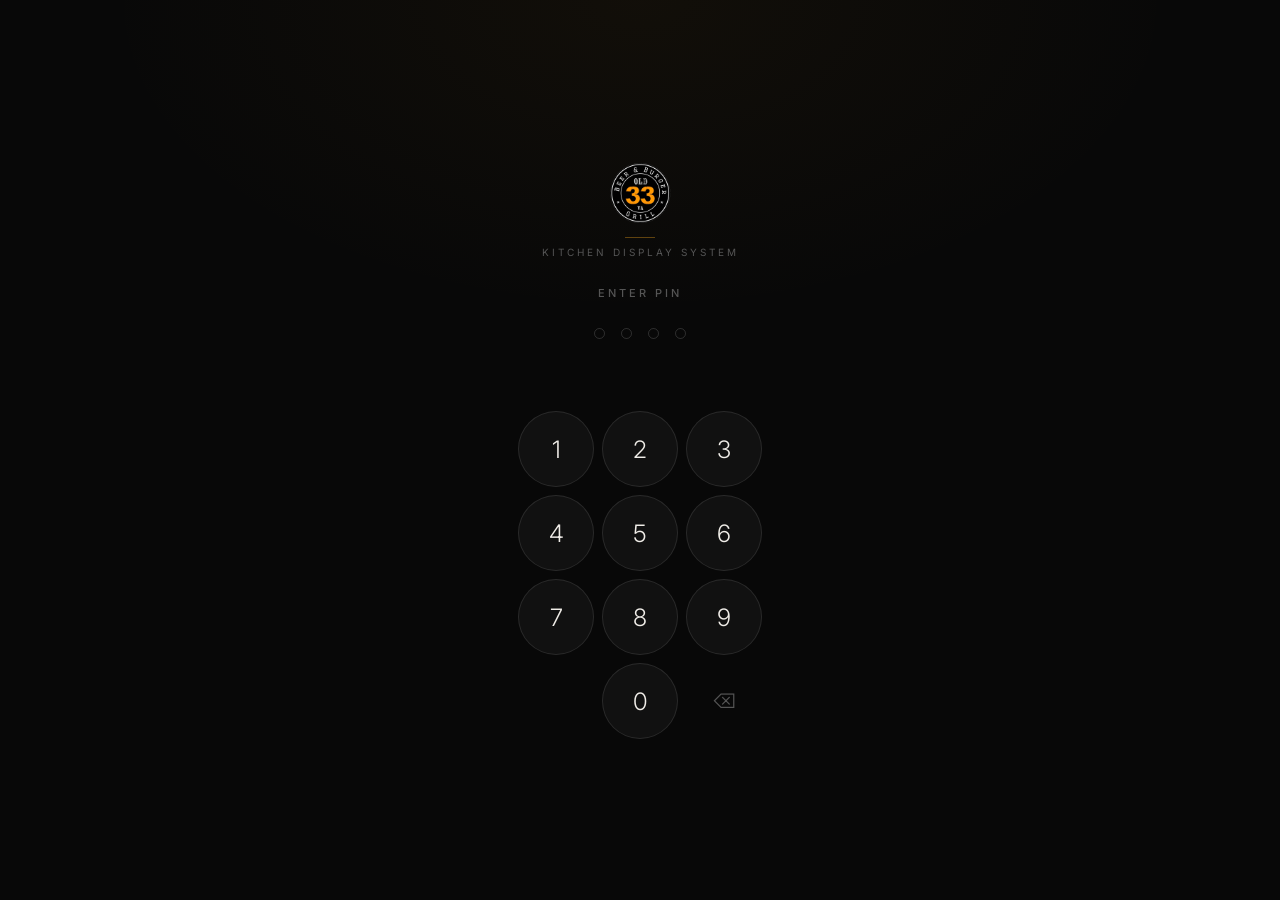
<file: kitchen.html>
<!DOCTYPE html>
<html lang="en">
<head>
  <meta charset="UTF-8" />
  <meta name="viewport" content="width=device-width, initial-scale=1.0" />
  <title>Kitchen Display — Old 33</title>
  <meta name="robots" content="noindex,nofollow" />
  <link rel="preconnect" href="https://fonts.googleapis.com" />
  <link href="https://fonts.googleapis.com/css2?family=Oswald:wght@400;500;600;700&family=Inter:wght@300;400;500;600;700&display=swap" rel="stylesheet" />
  <style>
    *, *::before, *::after { margin:0; padding:0; box-sizing:border-box; }

    :root {
      --gold:   #c8881a;
      --amber:  #d97706;
      --red:    #ef4444;
      --green:  #16a34a;
      --green2: #15803d;
      --bg:     #080808;
      --hdr:    #0a0a0a;
      --card:   #0e0e0e;
      --border: rgba(255,255,255,.07);
      --border2:rgba(255,255,255,.12);
      --white:  #f0ede8;
      --muted:  #555;
      --dim:    #333;
    }

    html, body {
      height:100%; background:var(--bg);
      font-family:'Inter',sans-serif; color:var(--white);
      overflow-x:hidden; -webkit-font-smoothing:antialiased;
    }

    /* ── PIN SCREEN ── */
    #pinScreen {
      position:fixed; inset:0; background:var(--bg);
      display:flex; align-items:center; justify-content:center; z-index:9999;
      background-image:radial-gradient(ellipse 60% 50% at 50% 0%, rgba(200,136,26,.05) 0%, transparent 70%);
    }
    .pin-wrap { display:flex; flex-direction:column; align-items:center; gap:28px; }
    .pin-logo { height:64px; width:auto; display:block; margin:0 auto; filter:brightness(1.05); }
    .pin-rule  { width:30px; height:1px; background:rgba(200,136,26,.45); margin:12px auto 0; }
    .pin-sub   { font-size:10px; color:var(--muted); letter-spacing:3px; text-transform:uppercase; margin-top:8px; text-align:center; }
    .pin-label { font-size:11px; color:var(--muted); letter-spacing:3px; text-transform:uppercase; font-weight:500; }
    .pin-dots  { display:flex; gap:16px; }
    .pin-dot   { width:11px; height:11px; border-radius:50%; border:1px solid rgba(255,255,255,.15); background:transparent; transition:all .2s; }
    .pin-dot.filled { background:var(--gold); border-color:var(--gold); box-shadow:0 0 8px rgba(200,136,26,.45); }
    .pin-error { font-size:12px; color:var(--red); height:16px; text-align:center; font-weight:500; }
    .pin-pad   { display:grid; grid-template-columns:repeat(3,76px); gap:8px; }
    .pin-btn   {
      width:76px; height:76px; border-radius:50%;
      background:rgba(255,255,255,.04); border:1px solid rgba(255,255,255,.1);
      color:var(--white); font-family:'Inter',sans-serif; font-size:24px; font-weight:300;
      cursor:pointer; transition:all .15s; display:flex; align-items:center; justify-content:center;
      user-select:none;
    }
    .pin-btn:hover  { background:rgba(255,255,255,.07); border-color:rgba(255,255,255,.18); }
    .pin-btn:active { background:var(--gold); border-color:var(--gold); color:#000; transform:scale(.93); }
    .pin-btn.zero   { grid-column:2; }
    .pin-btn.del    { background:transparent; border-color:transparent; color:var(--muted); font-size:20px; }
    .pin-btn.del:hover { color:var(--white); background:transparent; border-color:transparent; }

    /* ── HEADER ── */
    .kds-hdr {
      position:sticky; top:0; z-index:100;
      background:var(--hdr); border-bottom:1px solid var(--border);
      height:64px; padding:0 24px;
      display:flex; align-items:center; justify-content:space-between; gap:16px;
    }
    .kds-hdr-left { display:flex; align-items:center; gap:16px; }
    .kds-logo { height:36px; width:auto; display:block; filter:brightness(1.05); }

    .kds-divider { width:1px; height:28px; background:var(--border); }

    .kds-stat {
      display:flex; flex-direction:column; align-items:center; line-height:1;
    }
    .kds-stat-num {
      font-family:'Oswald',sans-serif; font-size:28px; font-weight:700;
      color:var(--gold); line-height:1;
    }
    .kds-stat-lbl {
      font-size:9px; color:var(--muted); text-transform:uppercase;
      letter-spacing:1.5px; margin-top:3px; font-weight:600;
    }

    .kds-hdr-center { display:flex; align-items:center; gap:14px; }

    .live-pill {
      display:flex; align-items:center; gap:6px;
      background:rgba(22,163,74,.08); border:1px solid rgba(22,163,74,.2);
      padding:5px 12px; border-radius:20px;
    }
    .live-dot { width:5px; height:5px; border-radius:50%; background:#22c55e; animation:pulse 2s infinite; }
    @keyframes pulse { 0%,100%{opacity:1} 50%{opacity:.35} }
    .live-txt { font-size:10px; font-weight:700; color:#22c55e; letter-spacing:.8px; text-transform:uppercase; }
    .live-txt.err { color:var(--amber); }

    .sound-btn {
      display:flex; align-items:center; gap:7px; padding:6px 12px;
      background:rgba(255,255,255,.04); border:1px solid var(--border2);
      border-radius:20px; cursor:pointer; transition:all .15s; font-family:'Inter',sans-serif;
      font-size:10px; font-weight:600; color:var(--muted); letter-spacing:.5px; text-transform:uppercase;
    }
    .sound-btn:hover { border-color:rgba(255,255,255,.2); color:var(--white); }
    .sound-btn.on  { background:rgba(22,163,74,.08); border-color:rgba(22,163,74,.25); color:#22c55e; }
    .sound-icon { display:flex; align-items:center; }

    .kds-hdr-right {}
    .kds-time-big  { font-family:'Oswald',sans-serif; font-size:28px; font-weight:600; color:var(--white); letter-spacing:1px; line-height:1; text-align:right; }
    .kds-date-sm   { font-size:10px; color:var(--muted); text-align:right; margin-top:3px; letter-spacing:.5px; }

    /* ── STATUS BAR ── */
    .kds-statusbar {
      border-bottom:1px solid var(--border);
      padding:0 24px; height:36px;
      display:flex; align-items:center; gap:20px;
      font-size:11px; color:var(--muted);
    }
    .legend-item { display:flex; align-items:center; gap:6px; }
    .legend-pip  { width:8px; height:8px; border-radius:2px; flex-shrink:0; }
    .kds-refresh { margin-left:auto; font-size:10px; color:var(--dim); }

    /* ── EMPTY STATE ── */
    #emptyState {
      display:none; flex-direction:column; align-items:center; justify-content:center;
      min-height:calc(100vh - 100px); gap:14px;
    }
    .empty-icon { color:var(--dim); }
    .empty-title {
      font-family:'Oswald',sans-serif; font-size:22px; font-weight:600;
      color:var(--dim); letter-spacing:2px; text-transform:uppercase;
    }
    .empty-sub { font-size:13px; color:var(--muted); text-align:center; line-height:1.7; max-width:280px; }

    /* ── GRID — masonry column flow ── */
    #ordersGrid {
      columns: 340px;
      column-gap: 14px;
      padding: 16px 18px 48px;
    }

    /* ── ORDER CARD ── */
    .order-card {
      background: var(--card);
      border: 1px solid var(--border);
      border-radius: 12px;
      overflow: hidden;
      break-inside: avoid;
      display: block;
      margin-bottom: 14px;
      position: relative;
      animation: slideIn .3s ease;
      transition: border-color .3s;
    }
    /* Urgency top bar */
    .order-card::before {
      content:''; display:block;
      height:3px; width:100%;
      background: var(--gold);
      transition: background .3s;
    }
    .order-card.warn::before   { background: var(--amber); }
    .order-card.urgent::before { background: var(--red); animation: urgentBar 1s infinite; }
    @keyframes urgentBar { 0%,100%{opacity:1} 50%{opacity:.4} }
    .order-card.new-card { animation: slideIn .3s ease, newGlow 2.5s ease; }

    @keyframes slideIn { from{opacity:0;transform:translateY(-8px)} to{opacity:1;transform:translateY(0)} }
    @keyframes newGlow  { 0%,100%{box-shadow:none} 15%,65%{box-shadow:0 0 0 2px rgba(200,136,26,.35), 0 8px 32px rgba(200,136,26,.15)} }

    /* ── CARD HEADER ── */
    .c-head {
      padding: 10px 16px;
      display: flex; align-items: center; justify-content: space-between;
      border-bottom: 1px solid var(--border);
    }
    .c-head-left { display:flex; align-items:center; gap:8px; }
    .c-num {
      font-family:'Oswald',sans-serif; font-size:11px; font-weight:600;
      color: var(--gold); letter-spacing:2.5px; text-transform:uppercase;
    }
    .c-new-tag {
      font-size:9px; font-weight:800; letter-spacing:1.5px; text-transform:uppercase;
      background:var(--gold); color:#000; padding:2px 6px; border-radius:3px;
    }

    /* Timer pill — top right */
    .c-timer-pill {
      display:flex; align-items:baseline; gap:3px;
      background:rgba(200,136,26,.1); border:1px solid rgba(200,136,26,.2);
      border-radius:20px; padding:3px 10px;
    }
    .c-timer-pill.warn   { background:rgba(217,119,6,.12); border-color:rgba(217,119,6,.3); }
    .c-timer-pill.urgent { background:rgba(239,68,68,.12); border-color:rgba(239,68,68,.35);
                           animation:timerPulse 1s infinite; }
    @keyframes timerPulse { 0%,100%{opacity:1} 50%{opacity:.55} }
    .c-timer-num {
      font-family:'Oswald',sans-serif; font-size:20px; font-weight:700;
      color:var(--gold); line-height:1;
    }
    .c-timer-num.warn   { color:var(--amber); }
    .c-timer-num.urgent { color:var(--red); }
    .c-timer-lbl {
      font-size:9px; color:var(--muted); text-transform:uppercase;
      letter-spacing:1.5px; font-weight:600;
    }

    /* ── CUSTOMER ── */
    .c-customer {
      padding: 12px 16px 10px;
      border-bottom: 1px solid var(--border);
    }
    .c-name {
      font-family:'Oswald',sans-serif; font-size:26px; font-weight:700;
      color:var(--white); line-height:1; letter-spacing:.5px; text-transform:uppercase;
    }
    .c-meta {
      font-size:11px; color:var(--muted); margin-top:4px; letter-spacing:.3px;
    }

    /* ── ITEMS ── */
    .c-items { padding: 6px 0; }
    .c-item {
      display:flex; align-items:flex-start; gap:12px;
      padding:9px 16px;
      border-bottom:1px solid rgba(255,255,255,.035);
    }
    .c-item:last-child { border-bottom:none; }
    .c-qty {
      min-width:26px; height:26px; border-radius:5px; flex-shrink:0;
      background:rgba(200,136,26,.08); border:1px solid rgba(200,136,26,.18);
      color:var(--gold); font-size:12px; font-weight:700;
      display:flex; align-items:center; justify-content:center;
      margin-top:1px; padding:0 4px;
    }
    .c-item-info { flex:1; min-width:0; }
    .c-item-name {
      font-size:16px; font-weight:600; color:var(--white); line-height:1.25;
      letter-spacing:.1px;
    }
    .c-item-mods {
      font-size:11px; color:#4a4a4a; margin-top:3px;
      line-height:1.6; letter-spacing:.1px;
    }

    /* ── NOTE ── */
    .c-note {
      margin:4px 14px 10px;
      background:rgba(200,136,26,.05);
      border:1px solid rgba(200,136,26,.15);
      border-radius:6px; padding:9px 12px;
    }
    .c-note-lbl {
      font-size:9px; color:var(--gold); text-transform:uppercase;
      letter-spacing:2px; font-weight:700; margin-bottom:4px;
    }
    .c-note-txt { font-size:12px; color:rgba(255,255,255,.55); line-height:1.6; }

    /* ── READY BUTTON ── */
    .c-ready-btn {
      width:100%; display:flex; align-items:center; justify-content:center; gap:9px;
      background:var(--green); color:#fff; border:none; border-top:1px solid rgba(255,255,255,.06);
      padding:15px 24px; cursor:pointer; transition:background .15s, opacity .15s;
      font-family:'Oswald',sans-serif; font-size:13px; font-weight:600;
      letter-spacing:3px; text-transform:uppercase;
    }
    .c-ready-btn:hover  { background:var(--green2); }
    .c-ready-btn:active { opacity:.85; }
    .c-ready-btn.busy   { background:#161616; color:var(--muted); pointer-events:none; }

    /* ── SCROLLBAR ── */
    ::-webkit-scrollbar { width:4px; }
    ::-webkit-scrollbar-track { background:transparent; }
    ::-webkit-scrollbar-thumb { background:rgba(255,255,255,.1); border-radius:2px; }

    /* ── RESPONSIVE ── */
    @media(max-width:520px){
      #ordersGrid { grid-template-columns:1fr; padding:12px 12px 32px; }
      .kds-hdr { padding:0 14px; }
      .kds-statusbar { display:none; }
      .c-name { font-size:28px; }
    }
    @media(max-width:700px){
      .kds-hdr-center .sound-btn .sound-icon { display:none; }
    }
  </style>
</head>
<body>

<!-- ═══ PIN SCREEN ═══ -->
<div id="pinScreen">
  <div class="pin-wrap">
    <div>
      <img src="images/logo-clean.png" alt="Old 33" class="pin-logo">
      <div class="pin-rule"></div>
      <div class="pin-sub">Kitchen Display System</div>
    </div>
    <div class="pin-label">Enter PIN</div>
    <div class="pin-dots">
      <div class="pin-dot" id="d0"></div>
      <div class="pin-dot" id="d1"></div>
      <div class="pin-dot" id="d2"></div>
      <div class="pin-dot" id="d3"></div>
    </div>
    <div class="pin-error" id="pinError"></div>
    <div class="pin-pad">
      <button class="pin-btn" onclick="pp('1')">1</button>
      <button class="pin-btn" onclick="pp('2')">2</button>
      <button class="pin-btn" onclick="pp('3')">3</button>
      <button class="pin-btn" onclick="pp('4')">4</button>
      <button class="pin-btn" onclick="pp('5')">5</button>
      <button class="pin-btn" onclick="pp('6')">6</button>
      <button class="pin-btn" onclick="pp('7')">7</button>
      <button class="pin-btn" onclick="pp('8')">8</button>
      <button class="pin-btn" onclick="pp('9')">9</button>
      <button class="pin-btn zero" onclick="pp('0')">0</button>
      <button class="pin-btn del" onclick="pd()">&#9003;</button>
    </div>
  </div>
</div>

<!-- ═══ HEADER ═══ -->
<div class="kds-hdr">
  <div class="kds-hdr-left">
    <img src="images/logo-clean.png" alt="Old 33" class="kds-logo">
    <div class="kds-divider"></div>
    <div class="kds-stat">
      <div class="kds-stat-num" id="pendingCount">0</div>
      <div class="kds-stat-lbl">Pending</div>
    </div>
  </div>

  <div class="kds-hdr-center">
    <div class="live-pill">
      <div class="live-dot"></div>
      <span class="live-txt" id="liveLabel">Live</span>
    </div>
    <button class="sound-btn on" id="soundBtn" onclick="toggleSound()">
      <span class="sound-icon" id="soundIcon">
        <svg viewBox="0 0 24 24" fill="none" stroke="currentColor" stroke-width="2" width="14" height="14"><path d="M18 8A6 6 0 006 8c0 7-3 9-3 9h18s-3-2-3-9"/><path d="M13.73 21a2 2 0 01-3.46 0"/></svg>
      </span>
      <span id="soundLbl">Sound On</span>
    </button>
  </div>

  <div class="kds-hdr-right">
    <div class="kds-time-big" id="kClock">--:--</div>
    <div class="kds-date-sm" id="kDate">---</div>
  </div>
</div>

<!-- ═══ STATUS BAR ═══ -->
<div class="kds-statusbar">
  <div class="legend-item">
    <div class="legend-pip" style="background:var(--gold)"></div>
    <span>0 – 9 min</span>
  </div>
  <div class="legend-item">
    <div class="legend-pip" style="background:var(--amber)"></div>
    <span>10 – 19 min — caution</span>
  </div>
  <div class="legend-item">
    <div class="legend-pip" style="background:var(--red)"></div>
    <span>20+ min — urgent</span>
  </div>
  <div class="kds-refresh" id="lastRefresh">Loading…</div>
</div>

<!-- ═══ EMPTY STATE ═══ -->
<div id="emptyState">
  <div class="empty-icon">
    <svg viewBox="0 0 24 24" fill="none" stroke="currentColor" stroke-width="1.2" width="44" height="44">
      <path d="M9 11l3 3L22 4"/><path d="M21 12v7a2 2 0 01-2 2H5a2 2 0 01-2-2V5a2 2 0 012-2h11"/>
    </svg>
  </div>
  <div class="empty-title">All Clear</div>
  <div class="empty-sub">No pending orders right now.<br>New orders will appear here automatically.</div>
</div>

<!-- ═══ ORDERS GRID ═══ -->
<div id="ordersGrid"></div>

<script>
  /* ─── CONFIG ─── */
  // No Supabase key or PIN hash in the browser — all auth goes through Edge Functions.
  const EDGE_URL = 'https://nfanxvqfyfqcbsdgxowq.supabase.co/functions/v1';
  const SMS_URL  = 'https://script.google.com/macros/s/AKfycbyRhSuHPCUWK3ua_2mokRI8X3IUHWMkrqVP11l7zj1Tn-qUhzGFqNnXOipXxUj7r0m6/exec';

  /* ─── STATE ─── */
  let knownIds = null;
  let soundOn  = localStorage.getItem('kds_sound') !== 'off';
  let locked   = false;

  // Helper: call kitchen-data edge function with stored JWT
  async function kitchenFetch(action, params = {}) {
    const token = sessionStorage.getItem('kds_auth') || '';
    const res = await fetch(EDGE_URL + '/kitchen-data', {
      method: 'POST',
      headers: { 'Content-Type': 'application/json', 'Authorization': 'Bearer ' + token },
      body: JSON.stringify({ action, params })
    });
    if (res.status === 401) {
      sessionStorage.removeItem('kds_auth');
      location.reload();
      throw new Error('Session expired');
    }
    return res.json();
  }

  /* ─── BOOT ─── */
  (async function boot() {
    const tok = sessionStorage.getItem('kds_auth');
    if (tok) {
      // Validate stored token by making a lightweight call
      try {
        const r = await fetch(EDGE_URL + '/kitchen-data', {
          method: 'POST',
          headers: { 'Content-Type': 'application/json', 'Authorization': 'Bearer ' + tok },
          body: JSON.stringify({ action: 'get_orders' })
        });
        if (r.ok) {
          document.getElementById('pinScreen').style.display = 'none';
          startKDS();
          return;
        }
      } catch {}
      sessionStorage.removeItem('kds_auth');
    }
  })();

  let pinStr = '';
  function pp(n) {
    if (locked || pinStr.length >= 4) return;
    pinStr += n;
    document.getElementById('d' + (pinStr.length-1)).classList.add('filled');
    if (pinStr.length === 4) {
      setTimeout(async () => {
        try {
          const res  = await fetch(EDGE_URL + '/kitchen-auth', {
            method: 'POST',
            headers: { 'Content-Type': 'application/json' },
            body: JSON.stringify({ pin: pinStr })
          });
          const data = await res.json();
          if (data.success && data.token) {
            sessionStorage.setItem('kds_auth', data.token);
            const ps = document.getElementById('pinScreen');
            ps.style.transition = 'opacity .35s'; ps.style.opacity = '0';
            setTimeout(() => { ps.style.display = 'none'; startKDS(); }, 350);
          } else if (data.locked) {
            const exp = new Date(data.unlocksAt).getTime();
            locked = true;
            const err = document.getElementById('pinError');
            const pad = document.querySelector('.pin-pad');
            pad.style.opacity = '0.3'; pad.style.pointerEvents = 'none';
            (function tick() {
              const left = Math.max(0, Math.ceil((exp - Date.now()) / 1000));
              if (!left) { locked=false; err.textContent=''; pad.style.opacity='1'; pad.style.pointerEvents=''; return; }
              err.textContent = `Locked — ${Math.floor(left/60)}:${(left%60).toString().padStart(2,'0')}`;
              setTimeout(tick, 1000);
            })();
          } else {
            const rem = data.remaining ?? '?';
            document.getElementById('pinError').textContent = `Incorrect PIN — ${rem} attempt${rem===1?'':'s'} remaining`;
            setTimeout(() => { const e=document.getElementById('pinError'); if(e.textContent.startsWith('Incorrect')) e.textContent=''; }, 2500);
          }
        } catch {
          document.getElementById('pinError').textContent = 'Could not reach server. Check connection.';
        }
        pinStr = '';
        for (let i=0;i<4;i++) document.getElementById('d'+i).classList.remove('filled');
      }, 180);
    }
  }
  function pd() {
    if (locked || !pinStr.length) return;
    pinStr = pinStr.slice(0,-1);
    document.getElementById('d'+pinStr.length).classList.remove('filled');
    document.getElementById('pinError').textContent = '';
  }

  /* ─── SOUND ─── */
  function toggleSound() {
    soundOn = !soundOn;
    localStorage.setItem('kds_sound', soundOn ? 'on' : 'off');
    const btn = document.getElementById('soundBtn');
    const bellOn  = `<svg viewBox="0 0 24 24" fill="none" stroke="currentColor" stroke-width="2" width="14" height="14"><path d="M18 8A6 6 0 006 8c0 7-3 9-3 9h18s-3-2-3-9"/><path d="M13.73 21a2 2 0 01-3.46 0"/></svg>`;
    const bellOff = `<svg viewBox="0 0 24 24" fill="none" stroke="currentColor" stroke-width="2" width="14" height="14"><path d="M13.73 21a2 2 0 01-3.46 0"/><path d="M18.63 13A17.89 17.89 0 0118 8"/><path d="M6.26 6.26A5.86 5.86 0 006 8c0 7-3 9-3 9h14"/><path d="M18 8a6 6 0 00-9.33-5"/><line x1="1" y1="1" x2="23" y2="23"/></svg>`;
    document.getElementById('soundIcon').innerHTML = soundOn ? bellOn : bellOff;
    document.getElementById('soundLbl').textContent = soundOn ? 'Sound On' : 'Sound Off';
    btn.classList.toggle('on', soundOn);
  }
  function playBell() {
    if (!soundOn) return;
    try {
      const ctx = new (window.AudioContext||window.webkitAudioContext)();
      [880,1100,880].forEach((f,i) => {
        const o = ctx.createOscillator(), g = ctx.createGain();
        o.connect(g); g.connect(ctx.destination);
        o.frequency.value = f; o.type = 'sine';
        const t = ctx.currentTime + i*.15;
        g.gain.setValueAtTime(0,t);
        g.gain.linearRampToValueAtTime(.3, t+.01);
        g.gain.exponentialRampToValueAtTime(.001, t+.4);
        o.start(t); o.stop(t+.4);
      });
    } catch {}
  }

  /* ─── HELPERS ─── */
  const esc = s => String(s||'').replace(/[<>&"']/g,c=>({'<':'&lt;','>':'&gt;','&':'&amp;','"':'&quot;',"'":'&#39;'}[c]));
  const getMins = iso => Math.floor((Date.now() - new Date(iso)) / 60000);
  const urgency = m => m >= 20 ? 'urgent' : m >= 10 ? 'warn' : '';

  /* ─── CLOCK ─── */
  function updateClock() {
    const now = new Date();
    const cl = document.getElementById('kClock');
    const dl = document.getElementById('kDate');
    if (cl) cl.textContent = now.toLocaleTimeString('en-US',{hour:'numeric',minute:'2-digit',second:'2-digit',hour12:true,timeZone:'America/New_York'});
    if (dl) dl.textContent = now.toLocaleDateString('en-US',{weekday:'short',month:'short',day:'numeric',timeZone:'America/New_York'});
  }

  /* ─── TIMER REFRESH ─── */
  function refreshTimers() {
    document.querySelectorAll('.order-card').forEach(card => {
      const iso = card.dataset.created;
      if (!iso) return;
      const mins = getMins(iso);
      const u    = urgency(mins);
      card.className = 'order-card' + (u ? ' '+u : '');
      const tn = card.querySelector('.c-timer-num');
      if (tn) { tn.textContent = mins; tn.className = 'c-timer-num' + (u ? ' '+u : ''); }
      const tp = card.querySelector('.c-timer-pill');
      if (tp) { tp.className = 'c-timer-pill' + (u ? ' '+u : ''); }
    });
  }

  /* ─── MARK READY ─── */
  async function markReady(id, btn) {
    btn.innerHTML = `<svg viewBox="0 0 24 24" fill="none" stroke="currentColor" stroke-width="2.5" width="16" height="16"><polyline points="20 6 9 17 4 12"/></svg> Marking done…`;
    btn.classList.add('busy');

    const card  = document.querySelector(`[data-id="${id}"]`);
    const name  = card?.querySelector('.c-name')?.textContent || '';
    const rawPh = card?.querySelector('.c-phone')?.textContent || '';
    const digits= rawPh.replace(/\D/g,'');
    const phone = digits.length===10 ? '+1'+digits : (digits.length===11&&digits[0]==='1' ? '+'+digits : rawPh);

    try {
      const r = await kitchenFetch('update_order', { id, status: 'done' });
      if (!r.success) throw new Error('Update failed');

      // SMS — fire and forget
      fetch(SMS_URL, {
        method:'POST', mode:'no-cors',
        body: JSON.stringify({ name, phone }),
        headers: { 'Content-Type':'text/plain' }
      }).catch(()=>{});

      // Animate out
      if (card) {
        card.style.transition = 'opacity .25s, transform .25s';
        card.style.opacity = '0';
        card.style.transform = 'scale(.97)';
        setTimeout(() => { card.remove(); updateCount(); }, 260);
      }
      if (knownIds) knownIds.delete(id);

    } catch {
      btn.innerHTML = `<svg viewBox="0 0 24 24" fill="none" stroke="currentColor" stroke-width="2.5" width="16" height="16"><polyline points="20 6 9 17 4 12"/></svg> ORDER READY`;
      btn.classList.remove('busy');
    }
  }

  /* ─── COUNT ─── */
  function updateCount() {
    const n = document.querySelectorAll('.order-card').length;
    document.getElementById('pendingCount').textContent = n;
    document.getElementById('emptyState').style.display  = n===0 ? 'flex' : 'none';
    document.getElementById('ordersGrid').style.display  = n===0 ? 'none' : 'block';
  }

  /* ─── RENDER ─── */
  function renderOrders(orders) {
    const grid = document.getElementById('ordersGrid');
    document.getElementById('pendingCount').textContent = orders.length;

    if (!orders.length) {
      grid.style.display = 'none';
      document.getElementById('emptyState').style.display = 'flex';
      return;
    }
    grid.style.display = 'block';
    document.getElementById('emptyState').style.display = 'none';

    // Remove cards that are no longer pending
    grid.querySelectorAll('.order-card').forEach(c => {
      if (!orders.find(o => o.id === c.dataset.id)) {
        c.style.transition = 'opacity .2s'; c.style.opacity = '0';
        setTimeout(() => c.remove(), 210);
      }
    });

    orders.forEach(order => {
      const mins  = getMins(order.created_at);
      const u     = urgency(mins);
      const isNew = knownIds !== null && !knownIds.has(order.id);

      if (knownIds) knownIds.add(order.id);

      // Update existing card timer
      const existing = grid.querySelector(`[data-id="${order.id}"]`);
      if (existing) {
        const tn = existing.querySelector('.c-timer-num');
        if (tn) { tn.textContent = mins; tn.className = 'c-timer-num'+(u?' '+u:''); }
        const tp = existing.querySelector('.c-timer-pill');
        if (tp) { tp.className = 'c-timer-pill'+(u?' '+u:''); }
        existing.className = 'order-card'+(u?' '+u:'');
        return;
      }

      if (isNew) playBell();

      const items = Array.isArray(order.items) ? order.items : [];
      const itemsHtml = items.map(it => `
        <div class="c-item">
          <div class="c-qty">${esc(it.qty||1)}</div>
          <div class="c-item-info">
            <div class="c-item-name">${esc(it.name)}</div>
            ${it.mods ? `<div class="c-item-mods">${esc(it.mods)}</div>` : ''}
          </div>
        </div>`).join('');

      const placedTime = new Date(order.created_at).toLocaleTimeString('en-US',{hour:'numeric',minute:'2-digit',timeZone:'America/New_York'});
      const el = document.createElement('div');
      el.className  = 'order-card'+(u?' '+u:'')+(isNew?' new-card':'');
      el.dataset.id = order.id;
      el.dataset.created = order.created_at;

      el.innerHTML = `
        <div class="c-head">
          <div class="c-head-left">
            <span class="c-num">${esc(order.order_num||'—')}</span>
            ${isNew ? '<span class="c-new-tag">New</span>' : ''}
          </div>
          <div class="c-timer-pill${u?' '+u:''}">
            <span class="c-timer-num${u?' '+u:''}">${mins}</span>
            <span class="c-timer-lbl">min</span>
          </div>
        </div>

        <div class="c-customer">
          <div class="c-name">${esc(order.customer_name||'Guest')}</div>
          <div class="c-meta">${esc(order.customer_phone||'')}${order.customer_phone ? ' · ' : ''}${placedTime}</div>
        </div>

        <div class="c-items">${itemsHtml}</div>

        ${order.notes ? `
        <div class="c-note">
          <div class="c-note-lbl">Note</div>
          <div class="c-note-txt">${esc(order.notes)}</div>
        </div>` : ''}

        <button class="c-ready-btn" onclick="markReady('${order.id}',this)">
          <svg viewBox="0 0 24 24" fill="none" stroke="currentColor" stroke-width="2.5" width="16" height="16"><polyline points="20 6 9 17 4 12"/></svg>
          Order Ready
        </button>`;

      grid.prepend(el);
    });

    document.getElementById('lastRefresh').textContent =
      'Updated ' + new Date().toLocaleTimeString('en-US',{hour:'numeric',minute:'2-digit',second:'2-digit',timeZone:'America/New_York'});
  }

  /* ─── FETCH ─── */
  async function fetchOrders() {
    try {
      const data   = await kitchenFetch('get_orders');
      const orders = Array.isArray(data) ? data : [];

      // Initialize knownIds on first load (no bell)
      if (knownIds === null) {
        knownIds = new Set(orders.map(o => o.id));
      }

      renderOrders(orders);

      const ll = document.getElementById('liveLabel');
      ll.textContent = 'Live'; ll.classList.remove('err');
    } catch {
      const ll = document.getElementById('liveLabel');
      ll.textContent = 'Reconnecting…'; ll.classList.add('err');
    }
  }

  /* ─── START ─── */
  function startKDS() {
    // Sync sound button to persisted preference
    const bellOn  = `<svg viewBox="0 0 24 24" fill="none" stroke="currentColor" stroke-width="2" width="14" height="14"><path d="M18 8A6 6 0 006 8c0 7-3 9-3 9h18s-3-2-3-9"/><path d="M13.73 21a2 2 0 01-3.46 0"/></svg>`;
    const bellOff = `<svg viewBox="0 0 24 24" fill="none" stroke="currentColor" stroke-width="2" width="14" height="14"><path d="M13.73 21a2 2 0 01-3.46 0"/><path d="M18.63 13A17.89 17.89 0 0118 8"/><path d="M6.26 6.26A5.86 5.86 0 006 8c0 7-3 9-3 9h14"/><path d="M18 8a6 6 0 00-9.33-5"/><line x1="1" y1="1" x2="23" y2="23"/></svg>`;
    const btn = document.getElementById('soundBtn');
    document.getElementById('soundIcon').innerHTML = soundOn ? bellOn : bellOff;
    document.getElementById('soundLbl').textContent = soundOn ? 'Sound On' : 'Sound Off';
    btn.classList.toggle('on', soundOn);
    updateClock();
    setInterval(updateClock, 1000);
    setInterval(refreshTimers, 30000); // update timers every 30s between fetches
    fetchOrders();
    setInterval(fetchOrders, 15000);
  }
</script>
</body>
</html>
</file>
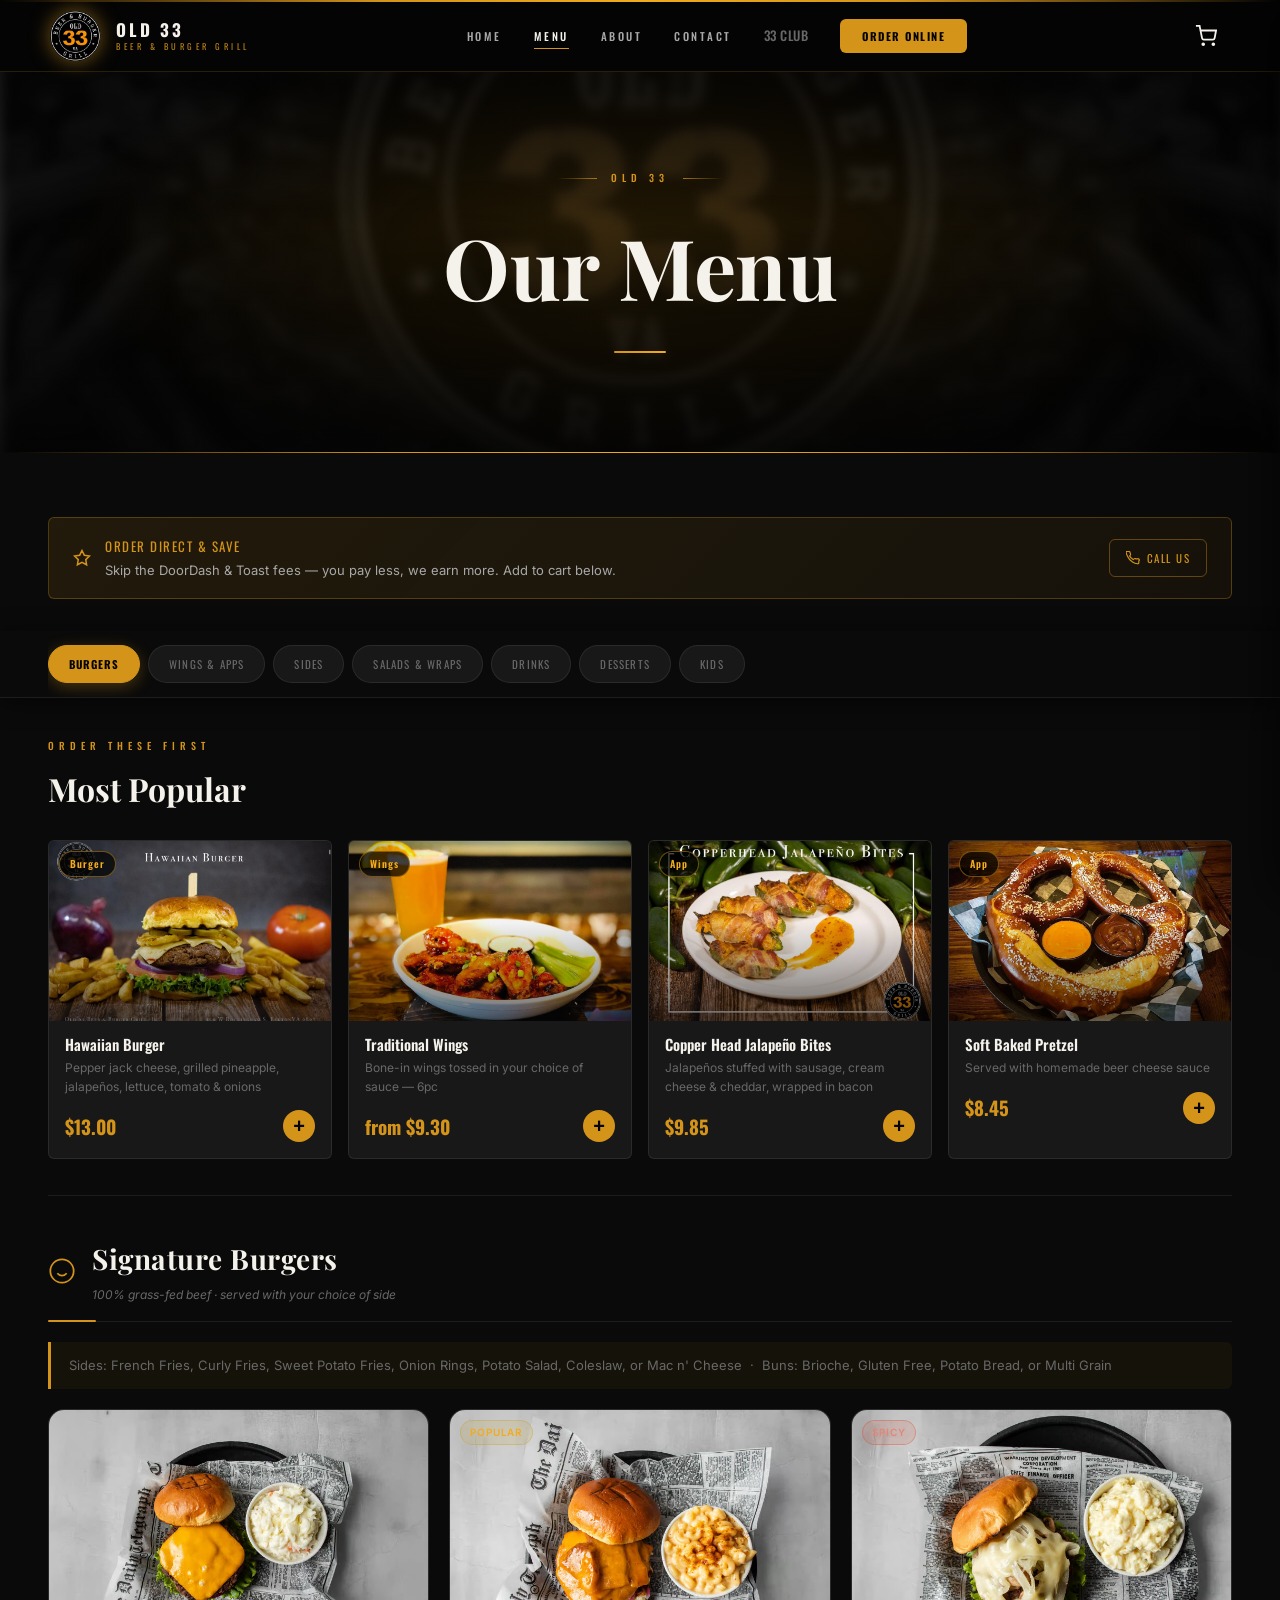
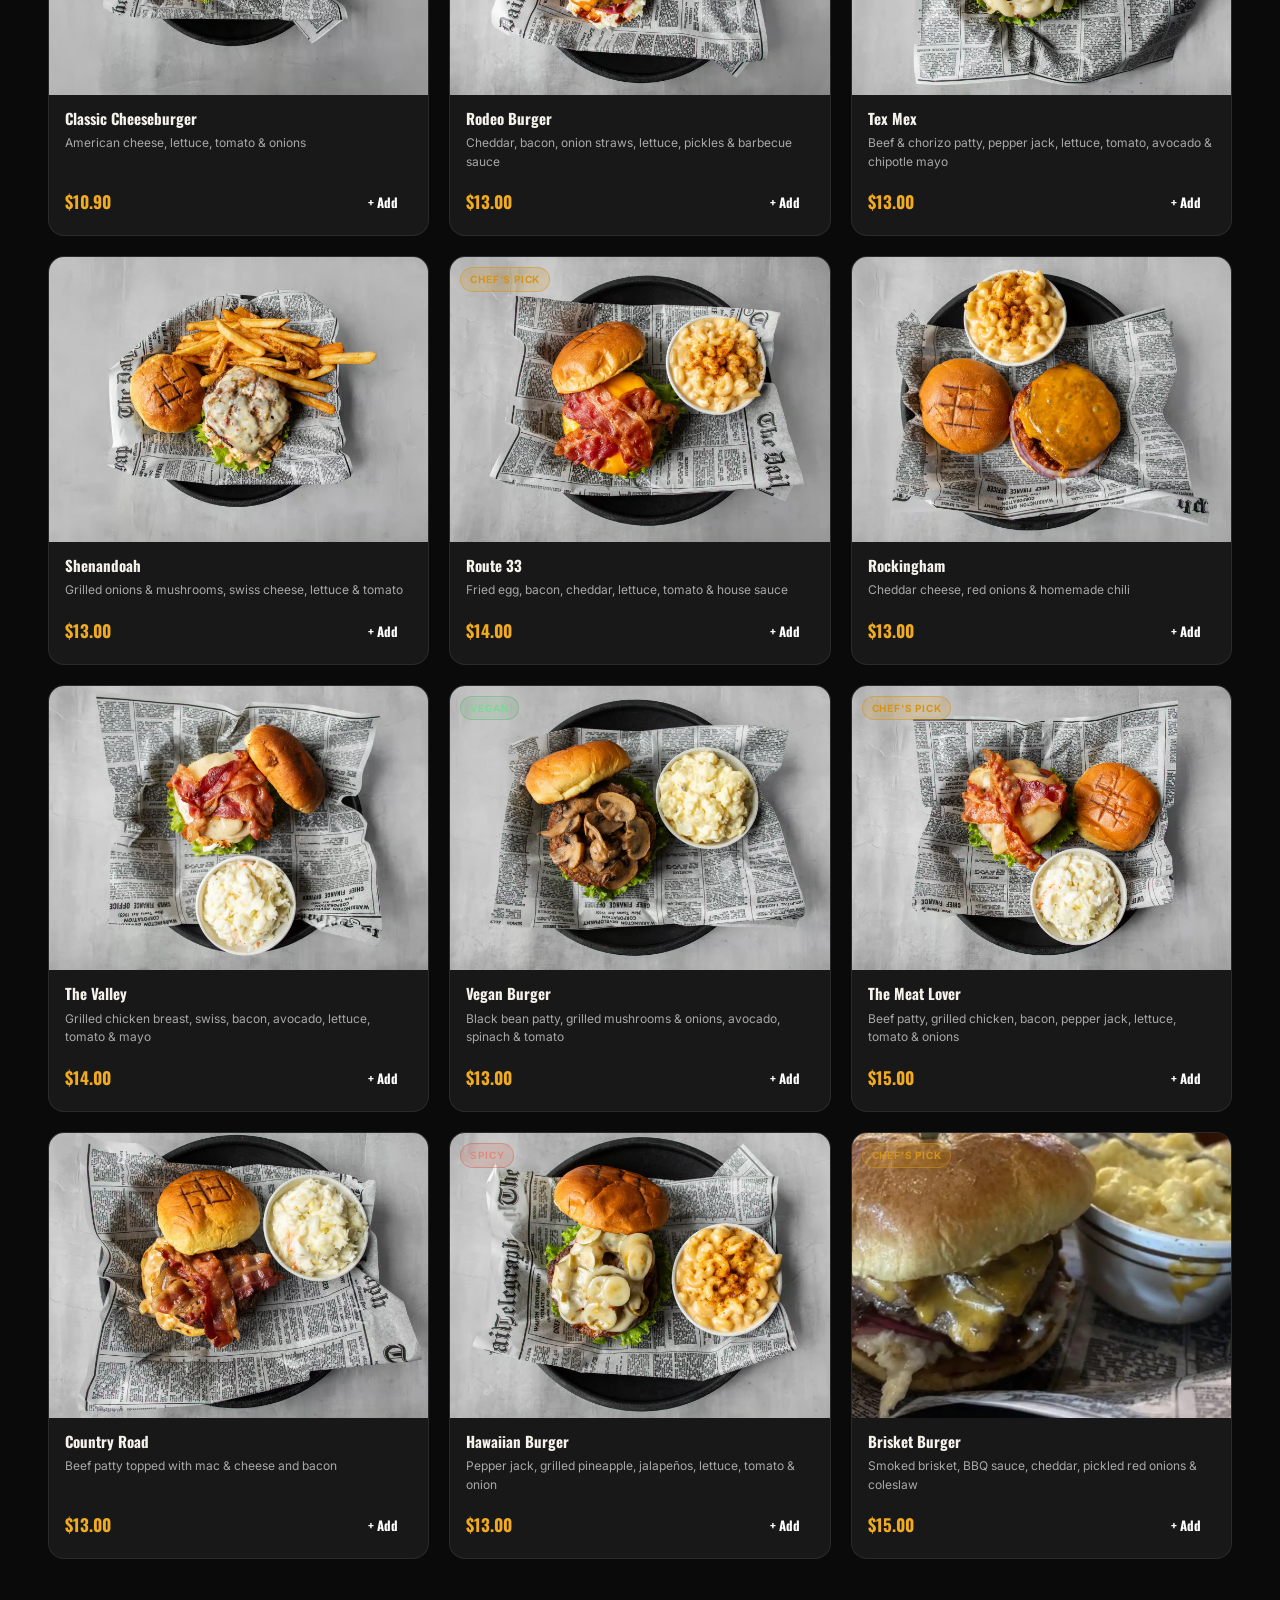
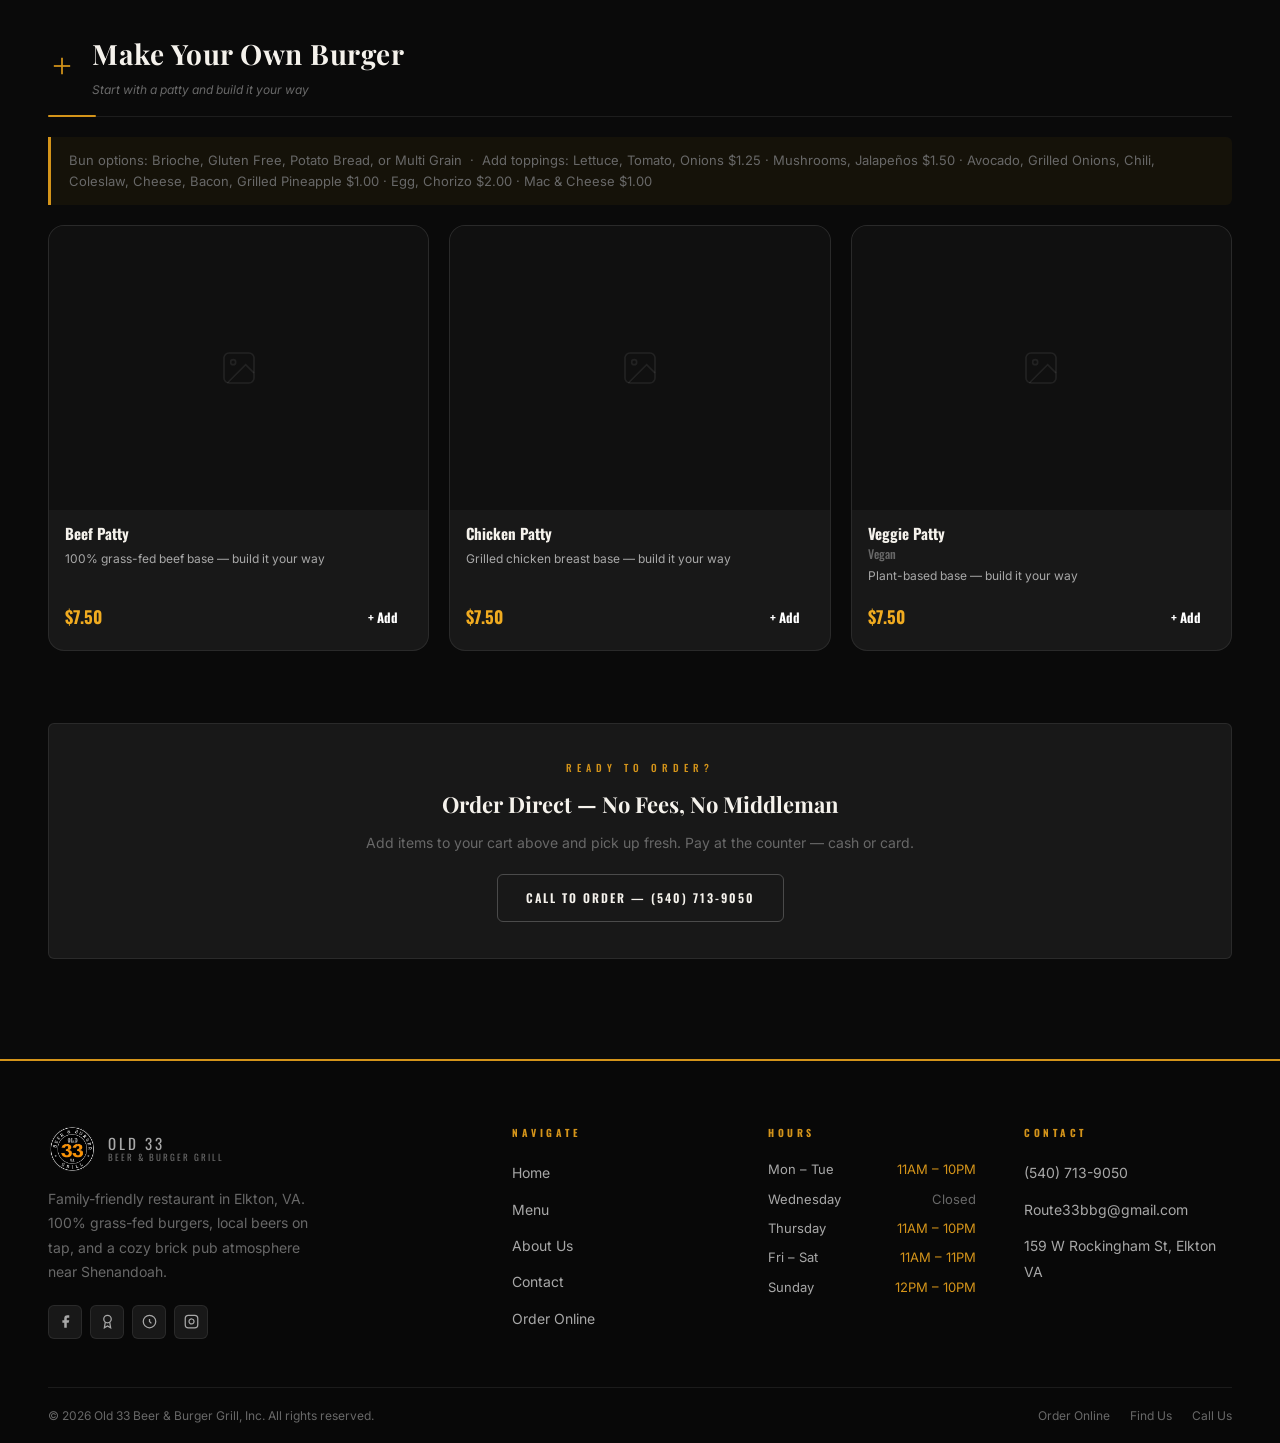
<file: menu.html>
<!DOCTYPE html>
<html lang="en">
<head>
  <meta charset="UTF-8" />
  <meta name="viewport" content="width=device-width, initial-scale=1.0" />
  <title>Menu | Old 33 Beer &amp; Burger Grill — Burgers, Wings &amp; More in Elkton, VA</title>
  <meta name="description" content="Full menu for Old 33 Beer & Burger Grill in Elkton, VA. 100% grass-fed burgers, wings, appetizers, sides, drinks, and desserts. Order online for pickup." />

  <link rel="canonical" href="https://old33bbg.com/menu.html" />

  <meta property="og:type"        content="website" />
  <meta property="og:url"         content="https://old33bbg.com/menu.html" />
  <meta property="og:title"       content="Menu | Old 33 Beer &amp; Burger Grill" />
  <meta property="og:description" content="100% grass-fed burgers, wings, apps, and cold beers on tap. Order online for pickup — no platform fees." />
  <meta property="og:image"       content="https://old33bbg.com/images/photo1.jpg" />
  <meta property="og:site_name"   content="Old 33 Beer &amp; Burger Grill" />

  <meta name="twitter:card"        content="summary_large_image" />
  <meta name="twitter:title"       content="Menu | Old 33 Beer &amp; Burger Grill" />
  <meta name="twitter:description" content="Grass-fed burgers, wings, and cold beers. Order online, pay at the counter." />
  <meta name="twitter:image"       content="https://old33bbg.com/images/photo1.jpg" />

  <meta name="geo.region"    content="US-VA" />
  <meta name="geo.placename" content="Elkton, Virginia" />

  <link rel="icon" type="image/png" href="images/logo-clean.png" />
  <link rel="stylesheet" href="css/styles.css" />
  <script async src="https://www.googletagmanager.com/gtag/js?id=G-M4X8E48D0W"></script>
  <script>window.dataLayer=window.dataLayer||[];function gtag(){dataLayer.push(arguments);}gtag('js',new Date());gtag('config','G-M4X8E48D0W');</script>
</head>
<body>

<!-- ========== NAVBAR ========== -->
<nav class="navbar">
  <div class="nav-inner">
    <a href="index.html?logo=1" class="nav-logo">
      <img src="images/logo-clean.png" alt="Old 33" class="nav-logo-img" />
      <div class="nav-logo-txt">
        <span class="nav-logo-old">Old 33</span>
        <span class="nav-logo-sub">Beer &amp; Burger Grill</span>
      </div>
    </a>
    <ul class="nav-links">
      <li><a href="index.html">Home</a></li>
      <li><a href="menu.html">Menu</a></li>
      <li><a href="about.html">About</a></li>
      <li><a href="contact.html">Contact</a></li>
      <li><a href="account.html" id="navSignIn" style="font-size:13px;color:var(--dim);letter-spacing:.5px;">33 Club</a></li>
      <li><a href="menu.html" class="nav-order">Order Online</a></li>
    </ul>
    <button class="nav-ham" id="navHam" aria-label="Open menu">
      <span></span><span></span><span></span>
    </button>
  </div>
</nav>
<div class="nav-mobile" id="navMobile">
  <a href="index.html">Home</a>
  <a href="menu.html">Menu</a>
  <a href="about.html">About</a>
  <a href="contact.html">Contact</a>
  <a href="account.html" id="mobSignIn" style="color:var(--dim);">33 Club</a>
  <a href="menu.html" class="mob-order">Order Online</a>
</div>

<!-- ========== PAGE HERO ========== -->
<div class="page-hero">
  <div class="page-hero-bg" style="background-image:url('images/menu-hero.jpg');"></div>
  <div class="container">
    <span class="lbl">Old 33</span>
    <h1 class="page-hero-title">Our Menu</h1>
    <div class="divider center" style="margin-top:16px;"></div>
  </div>
</div>

<!-- ========== MENU ========== -->
<section class="menu-sec">
  <div class="container">

    <!-- Order Direct Strip -->
    <div class="direct-strip reveal">
      <div class="direct-strip-left">
        <svg viewBox="0 0 24 24" fill="none" stroke="currentColor" stroke-width="2" width="18" height="18" style="color:var(--gold);flex-shrink:0"><path d="M12 2l3.09 6.26L22 9.27l-5 4.87 1.18 6.88L12 17.77l-6.18 3.25L7 14.14 2 9.27l6.91-1.01L12 2z"/></svg>
        <div>
          <div class="direct-strip-title">Order Direct &amp; Save</div>
          <div class="direct-strip-sub">Skip the DoorDash &amp; Toast fees — you pay less, we earn more. Add to cart below.</div>
        </div>
      </div>
      <a href="tel:5407139050" class="direct-strip-res">
        <svg viewBox="0 0 24 24" fill="none" stroke="currentColor" stroke-width="2" width="14" height="14"><path d="M22 16.92v3a2 2 0 01-2.18 2 19.79 19.79 0 01-8.63-3.07A19.5 19.5 0 013.07 9.8a19.79 19.79 0 01-3.07-8.68A2 2 0 012 .84h3a2 2 0 012 1.72c.127.96.361 1.903.7 2.81a2 2 0 01-.45 2.11L6.09 8.35a16 16 0 006.29 6.29l1.58-1.16a2 2 0 012.11-.45c.907.339 1.85.573 2.81.7A2 2 0 0122 16.92z"/></svg>
        Call Us
      </a>
    </div>

  </div><!-- /container -->

  <!-- STICKY FILTER BAR -->
  <div class="menu-sticky-bar" id="menuFilterWrap">
    <div class="container">
      <div class="menu-filter-inner">
        <button class="mf-tab active" data-filter="burgers">Burgers</button>
        <button class="mf-tab" data-filter="apps">Wings &amp; Apps</button>
        <button class="mf-tab" data-filter="sides">Sides</button>
        <button class="mf-tab" data-filter="salads">Salads &amp; Wraps</button>
        <button class="mf-tab" data-filter="drinks">Drinks</button>
        <button class="mf-tab" data-filter="desserts">Desserts</button>
        <button class="mf-tab" data-filter="kids">Kids</button>
      </div>
    </div>
  </div>

  <div class="container">

    <!-- POPULAR PICKS -->
    <div class="popular-section">
      <div class="popular-hdr">
        <span class="lbl">Order These First</span>
        <h2 class="popular-title">Most Popular</h2>
      </div>
      <div class="popular-grid">

        <div class="popular-card" data-name="Hawaiian Burger" data-price="13.00">
          <div class="popular-img-wrap">
            <img src="images/hawaiian-burger.jpg" alt="Hawaiian Burger" loading="lazy" />
            <div class="popular-overlay"></div>
            <div class="popular-badge">Burger</div>
          </div>
          <div class="popular-body">
            <div class="popular-name">Hawaiian Burger</div>
            <div class="mi-desc">Pepper jack cheese, grilled pineapple, jalapeños, lettuce, tomato &amp; onions</div>
            <div class="popular-footer">
              <span class="popular-price">$13.00</span>
              <button class="mi-add" onclick="Cart.add(this)" aria-label="Add to cart">+</button>
            </div>
          </div>
        </div>

        <div class="popular-card" data-name="Traditional Wings (Small 6pc)" data-price="9.30">
          <div class="popular-img-wrap">
            <img src="images/wings.jpg" alt="Traditional Wings" loading="lazy" />
            <div class="popular-overlay"></div>
            <div class="popular-badge">Wings</div>
          </div>
          <div class="popular-body">
            <div class="popular-name">Traditional Wings</div>
            <div class="mi-desc">Bone-in wings tossed in your choice of sauce — 6pc</div>
            <div class="popular-footer">
              <span class="popular-price">from $9.30</span>
              <button class="mi-add" onclick="Cart.add(this)" aria-label="Add to cart">+</button>
            </div>
          </div>
        </div>

        <div class="popular-card" data-name="Copper Head Jalapeño Bites" data-price="9.85">
          <div class="popular-img-wrap">
            <img src="images/jalapeno-bites.jpg" alt="Copperhead Jalapeño Bites" loading="lazy" />
            <div class="popular-overlay"></div>
            <div class="popular-badge">App</div>
          </div>
          <div class="popular-body">
            <div class="popular-name">Copper Head Jalapeño Bites</div>
            <div class="mi-desc">Jalapeños stuffed with sausage, cream cheese &amp; cheddar, wrapped in bacon</div>
            <div class="popular-footer">
              <span class="popular-price">$9.85</span>
              <button class="mi-add" onclick="Cart.add(this)" aria-label="Add to cart">+</button>
            </div>
          </div>
        </div>

        <div class="popular-card" data-name="Soft Baked Pretzel" data-price="8.45">
          <div class="popular-img-wrap">
            <img src="images/pretzel.jpg" alt="Soft Baked Pretzel" loading="lazy" />
            <div class="popular-overlay"></div>
            <div class="popular-badge">App</div>
          </div>
          <div class="popular-body">
            <div class="popular-name">Soft Baked Pretzel</div>
            <div class="mi-desc">Served with homemade beer cheese sauce</div>
            <div class="popular-footer">
              <span class="popular-price">$8.45</span>
              <button class="mi-add" onclick="Cart.add(this)" aria-label="Add to cart">+</button>
            </div>
          </div>
        </div>

      </div>
    </div>

    <!-- SIGNATURE BURGERS -->
    <div class="menu-cat reveal" data-cat="burgers">
      <div class="menu-cat-hdr">
        <svg viewBox="0 0 24 24" fill="none" stroke="currentColor" stroke-width="1.5" width="28" height="28" style="color:var(--gold);flex-shrink:0;"><circle cx="12" cy="12" r="10"/><path d="M8 14s1.5 2 4 2 4-2 4-2"/><line x1="9" y1="9" x2="9.01" y2="9"/><line x1="15" y1="9" x2="15.01" y2="9"/></svg>
        <div>
          <div class="menu-cat-title">Signature Burgers</div>
          <div class="menu-cat-note">100% grass-fed beef · served with your choice of side</div>
        </div>
      </div>
      <div class="menu-note">Sides: French Fries, Curly Fries, Sweet Potato Fries, Onion Rings, Potato Salad, Coleslaw, or Mac n' Cheese &nbsp;·&nbsp; Buns: Brioche, Gluten Free, Potato Bread, or Multi Grain</div>

      <div class="photo-card-grid">

        <div class="photo-card" data-name="Classic Cheeseburger" data-price="10.90">
          <div class="pc-img-wrap">
            <img src="images/classic-cheeseburger.avif" alt="Classic Cheeseburger" loading="lazy" class="pc-img" />
          </div>
          <div class="pc-body">
            <div class="pc-name">Classic Cheeseburger</div>
            <div class="pc-desc">American cheese, lettuce, tomato &amp; onions</div>
            <div class="pc-footer">
              <div class="pc-price">$10.90</div>
              <button class="pc-add" onclick="Cart.add(this)" aria-label="Add to cart">+ Add</button>
            </div>
          </div>
        </div>

        <div class="photo-card" data-name="Rodeo Burger" data-price="13.00">
          <div class="pc-img-wrap">
            <img src="images/rodeo-burger.avif" alt="Rodeo Burger" loading="lazy" class="pc-img" />
            <div class="pc-badge-wrap"><span class="badge b-pop">Popular</span></div>
          </div>
          <div class="pc-body">
            <div class="pc-name">Rodeo Burger</div>
            <div class="pc-desc">Cheddar, bacon, onion straws, lettuce, pickles &amp; barbecue sauce</div>
            <div class="pc-footer">
              <div class="pc-price">$13.00</div>
              <button class="pc-add" onclick="Cart.add(this)" aria-label="Add to cart">+ Add</button>
            </div>
          </div>
        </div>

        <div class="photo-card" data-name="Tex Mex" data-price="13.00">
          <div class="pc-img-wrap">
            <img src="images/tex-mex-burger.avif" alt="Tex Mex Burger" loading="lazy" class="pc-img" />
            <div class="pc-badge-wrap"><span class="badge b-spicy">Spicy</span></div>
          </div>
          <div class="pc-body">
            <div class="pc-name">Tex Mex</div>
            <div class="pc-desc">Beef &amp; chorizo patty, pepper jack, lettuce, tomato, avocado &amp; chipotle mayo</div>
            <div class="pc-footer">
              <div class="pc-price">$13.00</div>
              <button class="pc-add" onclick="Cart.add(this)" aria-label="Add to cart">+ Add</button>
            </div>
          </div>
        </div>

        <div class="photo-card" data-name="Shenandoah" data-price="13.00">
          <div class="pc-img-wrap">
            <img src="images/shenandoah-burger.avif" alt="Shenandoah Burger" loading="lazy" class="pc-img" />
          </div>
          <div class="pc-body">
            <div class="pc-name">Shenandoah</div>
            <div class="pc-desc">Grilled onions &amp; mushrooms, swiss cheese, lettuce &amp; tomato</div>
            <div class="pc-footer">
              <div class="pc-price">$13.00</div>
              <button class="pc-add" onclick="Cart.add(this)" aria-label="Add to cart">+ Add</button>
            </div>
          </div>
        </div>

        <div class="photo-card" data-name="Route 33" data-price="14.00">
          <div class="pc-img-wrap">
            <img src="images/route-33-burger.avif" alt="Route 33 Burger" loading="lazy" class="pc-img" />
            <div class="pc-badge-wrap"><span class="badge b-chef">Chef's Pick</span></div>
          </div>
          <div class="pc-body">
            <div class="pc-name">Route 33</div>
            <div class="pc-desc">Fried egg, bacon, cheddar, lettuce, tomato &amp; house sauce</div>
            <div class="pc-footer">
              <div class="pc-price">$14.00</div>
              <button class="pc-add" onclick="Cart.add(this)" aria-label="Add to cart">+ Add</button>
            </div>
          </div>
        </div>

        <div class="photo-card" data-name="Rockingham" data-price="13.00">
          <div class="pc-img-wrap">
            <img src="images/rockingham-burger.avif" alt="Rockingham Burger" loading="lazy" class="pc-img" />
          </div>
          <div class="pc-body">
            <div class="pc-name">Rockingham</div>
            <div class="pc-desc">Cheddar cheese, red onions &amp; homemade chili</div>
            <div class="pc-footer">
              <div class="pc-price">$13.00</div>
              <button class="pc-add" onclick="Cart.add(this)" aria-label="Add to cart">+ Add</button>
            </div>
          </div>
        </div>

        <div class="photo-card" data-name="The Valley" data-price="14.00">
          <div class="pc-img-wrap">
            <img src="images/valley-burger.avif" alt="The Valley Burger" loading="lazy" class="pc-img" />
          </div>
          <div class="pc-body">
            <div class="pc-name">The Valley</div>
            <div class="pc-desc">Grilled chicken breast, swiss, bacon, avocado, lettuce, tomato &amp; mayo</div>
            <div class="pc-footer">
              <div class="pc-price">$14.00</div>
              <button class="pc-add" onclick="Cart.add(this)" aria-label="Add to cart">+ Add</button>
            </div>
          </div>
        </div>

        <div class="photo-card" data-name="Vegan Burger" data-price="13.00">
          <div class="pc-img-wrap">
            <img src="images/vegan-burger.avif" alt="Vegan Burger" loading="lazy" class="pc-img" />
            <div class="pc-badge-wrap"><span class="badge b-gf">Vegan</span></div>
          </div>
          <div class="pc-body">
            <div class="pc-name">Vegan Burger</div>
            <div class="pc-desc">Black bean patty, grilled mushrooms &amp; onions, avocado, spinach &amp; tomato</div>
            <div class="pc-footer">
              <div class="pc-price">$13.00</div>
              <button class="pc-add" onclick="Cart.add(this)" aria-label="Add to cart">+ Add</button>
            </div>
          </div>
        </div>

        <div class="photo-card" data-name="The Meat Lover" data-price="15.00">
          <div class="pc-img-wrap">
            <img src="images/meat-lover-burger.avif" alt="The Meat Lover Burger" loading="lazy" class="pc-img" />
            <div class="pc-badge-wrap"><span class="badge b-chef">Chef's Pick</span></div>
          </div>
          <div class="pc-body">
            <div class="pc-name">The Meat Lover</div>
            <div class="pc-desc">Beef patty, grilled chicken, bacon, pepper jack, lettuce, tomato &amp; onions</div>
            <div class="pc-footer">
              <div class="pc-price">$15.00</div>
              <button class="pc-add" onclick="Cart.add(this)" aria-label="Add to cart">+ Add</button>
            </div>
          </div>
        </div>

        <div class="photo-card" data-name="Country Road" data-price="13.00">
          <div class="pc-img-wrap">
            <img src="images/country-road-burger.avif" alt="Country Road Burger" loading="lazy" class="pc-img" />
          </div>
          <div class="pc-body">
            <div class="pc-name">Country Road</div>
            <div class="pc-desc">Beef patty topped with mac &amp; cheese and bacon</div>
            <div class="pc-footer">
              <div class="pc-price">$13.00</div>
              <button class="pc-add" onclick="Cart.add(this)" aria-label="Add to cart">+ Add</button>
            </div>
          </div>
        </div>

        <div class="photo-card" data-name="Hawaiian Burger" data-price="13.00">
          <div class="pc-img-wrap">
            <img src="images/hawaiian-burger.avif" alt="Hawaiian Burger" loading="lazy" class="pc-img" />
            <div class="pc-badge-wrap"><span class="badge b-spicy">Spicy</span></div>
          </div>
          <div class="pc-body">
            <div class="pc-name">Hawaiian Burger</div>
            <div class="pc-desc">Pepper jack, grilled pineapple, jalapeños, lettuce, tomato &amp; onion</div>
            <div class="pc-footer">
              <div class="pc-price">$13.00</div>
              <button class="pc-add" onclick="Cart.add(this)" aria-label="Add to cart">+ Add</button>
            </div>
          </div>
        </div>

        <div class="photo-card" data-name="Brisket Burger" data-price="15.00">
          <div class="pc-img-wrap">
            <img src="images/brisket-burger.webp" alt="Brisket Burger" loading="lazy" class="pc-img" />
            <div class="pc-badge-wrap"><span class="badge b-chef">Chef's Pick</span></div>
          </div>
          <div class="pc-body">
            <div class="pc-name">Brisket Burger</div>
            <div class="pc-desc">Smoked brisket, BBQ sauce, cheddar, pickled red onions &amp; coleslaw</div>
            <div class="pc-footer">
              <div class="pc-price">$15.00</div>
              <button class="pc-add" onclick="Cart.add(this)" aria-label="Add to cart">+ Add</button>
            </div>
          </div>
        </div>

      </div>
    </div>

    <!-- MAKE YOUR OWN BURGER -->
    <div class="menu-cat reveal" data-cat="burgers">
      <div class="menu-cat-hdr">
        <svg viewBox="0 0 24 24" fill="none" stroke="currentColor" stroke-width="1.5" width="28" height="28" style="color:var(--gold);flex-shrink:0;"><line x1="12" y1="5" x2="12" y2="19"/><line x1="5" y1="12" x2="19" y2="12"/></svg>
        <div>
          <div class="menu-cat-title">Make Your Own Burger</div>
          <div class="menu-cat-note">Start with a patty and build it your way</div>
        </div>
      </div>
      <div class="menu-note">Bun options: Brioche, Gluten Free, Potato Bread, or Multi Grain &nbsp;·&nbsp; Add toppings: Lettuce, Tomato, Onions $1.25 · Mushrooms, Jalapeños $1.50 · Avocado, Grilled Onions, Chili, Coleslaw, Cheese, Bacon, Grilled Pineapple $1.00 · Egg, Chorizo $2.00 · Mac &amp; Cheese $1.00</div>
      <div class="photo-card-grid">

        <div class="photo-card" data-name="MYOB Beef Patty" data-price="7.50">
          <div class="pc-img-wrap pc-img-placeholder">
            <svg viewBox="0 0 24 24" fill="none" stroke="currentColor" stroke-width="1" width="40" height="40" style="color:var(--border);"><rect x="3" y="3" width="18" height="18" rx="3"/><circle cx="8.5" cy="8.5" r="1.5"/><path d="M21 15l-5-5L5 21"/></svg>
          </div>
          <div class="pc-body">
            <div class="pc-name">Beef Patty</div>
            <div class="pc-desc">100% grass-fed beef base — build it your way</div>
            <div class="pc-footer">
              <div class="pc-price">$7.50</div>
              <button class="pc-add" onclick="Cart.add(this)" aria-label="Add to cart">+ Add</button>
            </div>
          </div>
        </div>

        <div class="photo-card" data-name="MYOB Chicken Patty" data-price="7.50">
          <div class="pc-img-wrap pc-img-placeholder">
            <svg viewBox="0 0 24 24" fill="none" stroke="currentColor" stroke-width="1" width="40" height="40" style="color:var(--border);"><rect x="3" y="3" width="18" height="18" rx="3"/><circle cx="8.5" cy="8.5" r="1.5"/><path d="M21 15l-5-5L5 21"/></svg>
          </div>
          <div class="pc-body">
            <div class="pc-name">Chicken Patty</div>
            <div class="pc-desc">Grilled chicken breast base — build it your way</div>
            <div class="pc-footer">
              <div class="pc-price">$7.50</div>
              <button class="pc-add" onclick="Cart.add(this)" aria-label="Add to cart">+ Add</button>
            </div>
          </div>
        </div>

        <div class="photo-card" data-name="MYOB Veggie Patty" data-price="7.50">
          <div class="pc-img-wrap pc-img-placeholder">
            <svg viewBox="0 0 24 24" fill="none" stroke="currentColor" stroke-width="1" width="40" height="40" style="color:var(--border);"><rect x="3" y="3" width="18" height="18" rx="3"/><circle cx="8.5" cy="8.5" r="1.5"/><path d="M21 15l-5-5L5 21"/></svg>
          </div>
          <div class="pc-body">
            <div class="pc-name">Veggie Patty <span class="pc-size">Vegan</span></div>
            <div class="pc-desc">Plant-based base — build it your way</div>
            <div class="pc-footer">
              <div class="pc-price">$7.50</div>
              <button class="pc-add" onclick="Cart.add(this)" aria-label="Add to cart">+ Add</button>
            </div>
          </div>
        </div>

      </div>
    </div>

    <!-- APPETIZERS -->
    <div class="menu-cat reveal" data-cat="apps">
      <div class="menu-cat-hdr">
        <svg viewBox="0 0 24 24" fill="none" stroke="currentColor" stroke-width="1.5" width="28" height="28" style="color:var(--gold);flex-shrink:0;"><path d="M18 8h1a4 4 0 0 1 0 8h-1"/><path d="M2 8h16v9a4 4 0 0 1-4 4H6a4 4 0 0 1-4-4V8z"/><line x1="6" y1="1" x2="6" y2="4"/><line x1="10" y1="1" x2="10" y2="4"/><line x1="14" y1="1" x2="14" y2="4"/></svg>
        <div>
          <div class="menu-cat-title">Wings &amp; Appetizers</div>
          <div class="menu-cat-note">Perfect starters to share at the table</div>
        </div>
      </div>

      <div class="photo-card-grid">

        <!-- Traditional Wings -->
        <div class="photo-card" data-name="Traditional Wings (Small 6pc)" data-price="9.30">
          <div class="pc-img-wrap">
            <img src="images/traditional-wings.avif" alt="Traditional Wings" loading="lazy" class="pc-img" />
            <div class="pc-badge-wrap"><span class="badge b-pop">Popular</span></div>
          </div>
          <div class="pc-body">
            <div class="pc-name">Traditional Wings</div>
            <div class="pc-desc">Bone-in wings tossed in your choice of sauce</div>
            <div class="pc-variants">
              <button class="pc-variant active" data-name="Traditional Wings (Small 6pc)" data-price="9.30">Small 6pc · $9.30</button>
              <button class="pc-variant" data-name="Traditional Wings (Large 12pc)" data-price="15.30">Large 12pc · $15.30</button>
            </div>
            <div class="pc-footer">
              <div class="pc-price">$9.30</div>
              <button class="pc-add" onclick="Cart.add(this)" aria-label="Add to cart">+ Add</button>
            </div>
          </div>
        </div>

        <!-- Boneless Wings -->
        <div class="photo-card" data-name="Boneless Wings (Small)" data-price="9.30">
          <div class="pc-img-wrap">
            <img src="images/boneless-wings.avif" alt="Boneless Wings" loading="lazy" class="pc-img" />
          </div>
          <div class="pc-body">
            <div class="pc-name">Boneless Wings</div>
            <div class="pc-desc">Crispy boneless wings tossed in your choice of sauce</div>
            <div class="pc-variants">
              <button class="pc-variant active" data-name="Boneless Wings (Small)" data-price="9.30">Small 6pc · $9.30</button>
              <button class="pc-variant" data-name="Boneless Wings (Large)" data-price="15.30">Large 12pc · $15.30</button>
            </div>
            <div class="pc-footer">
              <div class="pc-price">$9.30</div>
              <button class="pc-add" onclick="Cart.add(this)" aria-label="Add to cart">+ Add</button>
            </div>
          </div>
        </div>

        <!-- Chicken Tender Basket -->
        <div class="photo-card" data-name="Chicken Tender Basket" data-price="10.40">
          <div class="pc-img-wrap">
            <img src="images/chicken-tender-basket.avif" alt="Chicken Tender Basket" loading="lazy" class="pc-img" />
          </div>
          <div class="pc-body">
            <div class="pc-name">Chicken Tender Basket</div>
            <div class="pc-desc">Crispy golden tenders served with honey mustard</div>
            <div class="pc-footer">
              <div class="pc-price">$10.40</div>
              <button class="pc-add" onclick="Cart.add(this)" aria-label="Add to cart">+ Add</button>
            </div>
          </div>
        </div>

        <!-- Loaded Cheeseburger Fries -->
        <div class="photo-card" data-name="Loaded Cheeseburger Fries" data-price="10.40">
          <div class="pc-img-wrap">
            <img src="images/loaded-cheese-fries.avif" alt="Loaded Cheeseburger Fries" loading="lazy" class="pc-img" />
            <div class="pc-badge-wrap"><span class="badge b-pop">Popular</span></div>
          </div>
          <div class="pc-body">
            <div class="pc-name">Loaded Cheeseburger Fries</div>
            <div class="pc-desc">Fries topped with queso, ground beef, bacon bits, green onions &amp; house sauce</div>
            <div class="pc-footer">
              <div class="pc-price">$10.40</div>
              <button class="pc-add" onclick="Cart.add(this)" aria-label="Add to cart">+ Add</button>
            </div>
          </div>
        </div>

        <!-- Fried Shrimp -->
        <div class="photo-card" data-name="Fried Shrimp" data-price="10.20">
          <div class="pc-img-wrap">
            <img src="images/fried-shrimp.avif" alt="Fried Shrimp" loading="lazy" class="pc-img" />
          </div>
          <div class="pc-body">
            <div class="pc-name">Fried Shrimp</div>
            <div class="pc-desc">Breaded &amp; deep-fried butterfly shrimp with sweet chili sauce</div>
            <div class="pc-footer">
              <div class="pc-price">$10.20</div>
              <button class="pc-add" onclick="Cart.add(this)" aria-label="Add to cart">+ Add</button>
            </div>
          </div>
        </div>

        <!-- Fried Mozzarella Sticks -->
        <div class="photo-card" data-name="Fried Mozzarella Sticks" data-price="10.20">
          <div class="pc-img-wrap">
            <img src="images/fried-mozzarella.avif" alt="Fried Mozzarella Sticks" loading="lazy" class="pc-img" />
          </div>
          <div class="pc-body">
            <div class="pc-name">Fried Mozzarella Sticks</div>
            <div class="pc-desc">Breaded mozzarella deep fried, served with marinara sauce</div>
            <div class="pc-footer">
              <div class="pc-price">$10.20</div>
              <button class="pc-add" onclick="Cart.add(this)" aria-label="Add to cart">+ Add</button>
            </div>
          </div>
        </div>

        <!-- Basket of Onion Rings -->
        <div class="photo-card" data-name="Basket of Onion Rings" data-price="7.65">
          <div class="pc-img-wrap">
            <img src="images/onion-rings-basket.avif" alt="Basket of Onion Rings" loading="lazy" class="pc-img" />
          </div>
          <div class="pc-body">
            <div class="pc-name">Basket of Onion Rings</div>
            <div class="pc-desc">Ribbon style onion rings with our signature sauce</div>
            <div class="pc-footer">
              <div class="pc-price">$7.65</div>
              <button class="pc-add" onclick="Cart.add(this)" aria-label="Add to cart">+ Add</button>
            </div>
          </div>
        </div>

        <!-- Fries Basket -->
        <div class="photo-card" data-name="Basket of French Fries" data-price="7.10">
          <div class="pc-img-wrap">
            <img src="images/french-fries.avif" alt="Basket of Fries" loading="lazy" class="pc-img" />
          </div>
          <div class="pc-body">
            <div class="pc-name">Basket of Fries</div>
            <div class="pc-desc">Choose your style — all golden crispy and served fresh</div>
            <div class="pc-variants">
              <button class="pc-variant active" data-name="Basket of French Fries" data-price="7.10">French · $7.10</button>
              <button class="pc-variant" data-name="Basket of Curly Fries" data-price="7.10">Curly · $7.10</button>
              <button class="pc-variant" data-name="Basket of Sweet Potato Fries" data-price="7.10">Sweet Potato · $7.10</button>
            </div>
            <div class="pc-footer">
              <div class="pc-price">$7.10</div>
              <button class="pc-add" onclick="Cart.add(this)" aria-label="Add to cart">+ Add</button>
            </div>
          </div>
        </div>

        <!-- Copper Head Jalapeño Bites -->
        <div class="photo-card" data-name="Copper Head Jalapeño Bites" data-price="9.85">
          <div class="pc-img-wrap">
            <img src="images/jalapeno-bites-menu.avif" alt="Copper Head Jalapeño Bites" loading="lazy" class="pc-img" />
            <div class="pc-badge-wrap"><span class="badge b-spicy">Spicy</span></div>
          </div>
          <div class="pc-body">
            <div class="pc-name">Copper Head Jalapeño Bites</div>
            <div class="pc-desc">Jalapeños stuffed with sausage, cream &amp; cheddar, wrapped in bacon, sweet chili sauce</div>
            <div class="pc-footer">
              <div class="pc-price">$9.85</div>
              <button class="pc-add" onclick="Cart.add(this)" aria-label="Add to cart">+ Add</button>
            </div>
          </div>
        </div>

        <!-- Fried Pickle Spears -->
        <div class="photo-card" data-name="Fried Pickle Spears" data-price="7.00">
          <div class="pc-img-wrap">
            <img src="images/fried-pickle-spears.avif" alt="Fried Pickle Spears" loading="lazy" class="pc-img" />
          </div>
          <div class="pc-body">
            <div class="pc-name">Fried Pickle Spears</div>
            <div class="pc-desc">Pickle spears battered and fried, served with ranch</div>
            <div class="pc-footer">
              <div class="pc-price">$7.00</div>
              <button class="pc-add" onclick="Cart.add(this)" aria-label="Add to cart">+ Add</button>
            </div>
          </div>
        </div>

        <!-- Soft Baked Pretzel -->
        <div class="photo-card" data-name="Soft Baked Pretzel" data-price="8.45">
          <div class="pc-img-wrap">
            <img src="images/pretzel-menu.avif" alt="Soft Baked Pretzel" loading="lazy" class="pc-img" />
            <div class="pc-badge-wrap"><span class="badge b-pop">Popular</span></div>
          </div>
          <div class="pc-body">
            <div class="pc-name">Soft Baked Pretzel</div>
            <div class="pc-desc">Served with homemade beer cheese sauce</div>
            <div class="pc-footer">
              <div class="pc-price">$8.45</div>
              <button class="pc-add" onclick="Cart.add(this)" aria-label="Add to cart">+ Add</button>
            </div>
          </div>
        </div>

        <!-- Chili Bean Soup -->
        <div class="photo-card" data-name="Chili Bean Soup" data-price="7.25">
          <div class="pc-img-wrap">
            <img src="images/chili-bean-soup.avif" alt="Chili Bean Soup" loading="lazy" class="pc-img" />
          </div>
          <div class="pc-body">
            <div class="pc-name">Chili Bean Soup</div>
            <div class="pc-desc">Hearty chili bean soup served with crackers</div>
            <div class="pc-footer">
              <div class="pc-price">$7.25</div>
              <button class="pc-add" onclick="Cart.add(this)" aria-label="Add to cart">+ Add</button>
            </div>
          </div>
        </div>

        <!-- Hush Puppies -->
        <div class="photo-card" data-name="Hush Puppies" data-price="7.25">
          <div class="pc-img-wrap pc-img-placeholder">
            <svg viewBox="0 0 24 24" fill="none" stroke="currentColor" stroke-width="1" width="40" height="40" style="color:var(--border);"><rect x="3" y="3" width="18" height="18" rx="3"/><circle cx="8.5" cy="8.5" r="1.5"/><path d="M21 15l-5-5L5 21"/></svg>
          </div>
          <div class="pc-body">
            <div class="pc-name">Hush Puppies</div>
            <div class="pc-desc">Golden fried hush puppies</div>
            <div class="pc-footer">
              <div class="pc-price">$7.25</div>
              <button class="pc-add" onclick="Cart.add(this)" aria-label="Add to cart">+ Add</button>
            </div>
          </div>
        </div>

      </div>
      <div class="menu-note" style="margin-top:20px;">Wing sauces: Buffalo · Sweet &amp; Bold BBQ · Spicy · Honey · Sweet Chili · Carolina Reaper · Lemon Pepper · Garlic Parmesan · Mango Habanero</div>
    </div>

    <!-- SIDES -->
    <div class="menu-cat reveal" data-cat="sides">
      <div class="menu-cat-hdr">
        <svg viewBox="0 0 24 24" fill="none" stroke="currentColor" stroke-width="1.5" width="28" height="28" style="color:var(--gold);flex-shrink:0;"><path d="M3 11l19-9-9 19-2-8-8-2z"/></svg>
        <div>
          <div class="menu-cat-title">Sides</div>
          <div class="menu-cat-note">Available individually or as an add-on</div>
        </div>
      </div>
      <div class="photo-card-grid">

        <div class="photo-card" data-name="Large Fries Basket — Regular French Fries" data-price="7.99" data-cat="sides">
          <div class="pc-img-wrap"><img src="images/large-fries-basket.avif" alt="Large Fries Basket" loading="lazy" class="pc-img" /></div>
          <div class="pc-body">
            <div class="pc-name">Large Fries Basket</div>
            <div class="pc-desc">Your choice of fries — served in a large shareable basket</div>
            <div class="pc-variants">
              <button class="pc-variant active" data-name="Large Fries Basket — Regular French Fries" data-price="7.99">Regular French Fries</button>
              <button class="pc-variant" data-name="Large Fries Basket — Seasoned Curly Fries" data-price="7.99">Seasoned Curly Fries</button>
              <button class="pc-variant" data-name="Large Fries Basket — Sweet Potato Waffle Fries" data-price="7.99">Sweet Potato Waffle Fries</button>
            </div>
            <div class="pc-footer"><div class="pc-price">$7.99</div><button class="pc-add" onclick="Cart.add(this)" aria-label="Add to cart">+ Add</button></div>
          </div>
        </div>

        <div class="photo-card" data-name="Side of French Fries" data-price="4.90">
          <div class="pc-img-wrap"><img src="images/french-fries.avif" alt="French Fries" loading="lazy" class="pc-img" /></div>
          <div class="pc-body">
            <div class="pc-name">French Fries</div>
            <div class="pc-desc">Classic golden crispy fries</div>
            <div class="pc-footer"><div class="pc-price">$4.90</div><button class="pc-add" onclick="Cart.add(this)" aria-label="Add to cart">+ Add</button></div>
          </div>
        </div>

        <div class="photo-card" data-name="Side of Curly Fries" data-price="4.90">
          <div class="pc-img-wrap"><img src="images/curly-fries.avif" alt="Curly Fries" loading="lazy" class="pc-img" /></div>
          <div class="pc-body">
            <div class="pc-name">Curly Fries</div>
            <div class="pc-desc">Seasoned curly fries</div>
            <div class="pc-footer"><div class="pc-price">$4.90</div><button class="pc-add" onclick="Cart.add(this)" aria-label="Add to cart">+ Add</button></div>
          </div>
        </div>

        <div class="photo-card" data-name="Side of Sweet Potato Fries" data-price="4.90">
          <div class="pc-img-wrap"><img src="images/sweet-potato-fries.avif" alt="Sweet Potato Fries" loading="lazy" class="pc-img" /></div>
          <div class="pc-body">
            <div class="pc-name">Sweet Potato Fries</div>
            <div class="pc-desc">Waffle cut sweet potato fries</div>
            <div class="pc-footer"><div class="pc-price">$4.90</div><button class="pc-add" onclick="Cart.add(this)" aria-label="Add to cart">+ Add</button></div>
          </div>
        </div>

        <div class="photo-card" data-name="Side of Cheese Fries" data-price="6.40">
          <div class="pc-img-wrap"><img src="images/cheese-fries.avif" alt="Cheese Fries" loading="lazy" class="pc-img" /></div>
          <div class="pc-body">
            <div class="pc-name">Cheese Fries</div>
            <div class="pc-desc">Fries topped with melted cheese</div>
            <div class="pc-footer"><div class="pc-price">$6.40</div><button class="pc-add" onclick="Cart.add(this)" aria-label="Add to cart">+ Add</button></div>
          </div>
        </div>

        <div class="photo-card" data-name="Side of Bacon Cheese Fries" data-price="7.40">
          <div class="pc-img-wrap"><img src="images/bacon-cheese-fries.avif" alt="Bacon Cheese Fries" loading="lazy" class="pc-img" /></div>
          <div class="pc-body">
            <div class="pc-name">Bacon Cheese Fries</div>
            <div class="pc-desc">Fries with melted cheese and crispy bacon</div>
            <div class="pc-footer"><div class="pc-price">$7.40</div><button class="pc-add" onclick="Cart.add(this)" aria-label="Add to cart">+ Add</button></div>
          </div>
        </div>

        <div class="photo-card" data-name="Side Salad" data-price="5.00">
          <div class="pc-img-wrap"><img src="images/salad.avif" alt="Side Salad" loading="lazy" class="pc-img" /></div>
          <div class="pc-body">
            <div class="pc-name">Side Salad</div>
            <div class="pc-desc">Fresh garden side salad</div>
            <div class="pc-footer"><div class="pc-price">$5.00</div><button class="pc-add" onclick="Cart.add(this)" aria-label="Add to cart">+ Add</button></div>
          </div>
        </div>

        <div class="photo-card" data-name="Side of Mac &amp; Cheese" data-price="4.25">
          <div class="pc-img-wrap"><img src="images/mac-and-cheese.avif" alt="Mac and Cheese" loading="lazy" class="pc-img" /></div>
          <div class="pc-body">
            <div class="pc-name">Mac &amp; Cheese</div>
            <div class="pc-desc">Creamy, cheesy comfort side</div>
            <div class="pc-footer"><div class="pc-price">$4.25</div><button class="pc-add" onclick="Cart.add(this)" aria-label="Add to cart">+ Add</button></div>
          </div>
        </div>

        <div class="photo-card" data-name="Side of Onion Rings" data-price="4.95">
          <div class="pc-img-wrap"><img src="images/onion-rings-basket.avif" alt="Onion Rings" loading="lazy" class="pc-img" /></div>
          <div class="pc-body">
            <div class="pc-name">Onion Rings</div>
            <div class="pc-desc">Ribbon style onion rings</div>
            <div class="pc-footer"><div class="pc-price">$4.95</div><button class="pc-add" onclick="Cart.add(this)" aria-label="Add to cart">+ Add</button></div>
          </div>
        </div>

      </div>
      <div class="menu-grid" style="margin-top:14px;">
        <div class="menu-item" data-name="Side of Coleslaw" data-price="2.90">
          <div class="mi-info"><div class="mi-name">Side of Coleslaw</div><div class="mi-desc">Creamy house-made coleslaw</div></div>
          <div class="mi-right"><div class="mi-price">$2.90</div><button class="mi-add" onclick="Cart.add(this)" aria-label="Add to cart">+</button></div>
        </div>
        <div class="menu-item" data-name="Side of Potato Salad" data-price="3.00">
          <div class="mi-info"><div class="mi-name">Side of Potato Salad</div><div class="mi-desc">House-made classic potato salad</div></div>
          <div class="mi-right"><div class="mi-price">$3.00</div><button class="mi-add" onclick="Cart.add(this)" aria-label="Add to cart">+</button></div>
        </div>
      </div>
    </div>

    <!-- SALADS & WRAPS -->
    <div class="menu-cat reveal" data-cat="salads">
      <div class="menu-cat-hdr">
        <svg viewBox="0 0 24 24" fill="none" stroke="currentColor" stroke-width="1.5" width="28" height="28" style="color:var(--gold);flex-shrink:0;"><path d="M12 22s8-4 8-10V5l-8-3-8 3v7c0 6 8 10 8 10z"/></svg>
        <div>
          <div class="menu-cat-title">Salads &amp; Wraps</div>
          <div class="menu-cat-note">Fresh salads and wraps</div>
        </div>
      </div>
      <div class="photo-card-grid">

        <!-- Old 33 House Salad -->
        <div class="photo-card" data-name="Old 33 House Salad" data-price="11.00">
          <div class="pc-img-wrap">
            <img src="images/old33-house-salad.avif" alt="Old 33 House Salad" loading="lazy" class="pc-img" />
          </div>
          <div class="pc-body">
            <div class="pc-name">Old 33 House Salad</div>
            <div class="pc-desc">Spring mix, spinach, dried apple chips, diced onions, cherry tomatoes, candied pecans &amp; blue cheese crumbles</div>
            <div class="pc-variants">
              <button class="pc-variant active" data-name="Old 33 House Salad — Ranch" data-price="11.00" data-multi="1">Ranch</button>
              <button class="pc-variant" data-name="Old 33 House Salad — Bleu Cheese" data-price="11.00" data-multi="1">Bleu Cheese</button>
              <button class="pc-variant" data-name="Old 33 House Salad — Honey Mustard" data-price="11.00" data-multi="1">Honey Mustard</button>
              <button class="pc-variant" data-name="Old 33 House Salad — Italian" data-price="11.00" data-multi="1">Italian</button>
              <button class="pc-variant" data-name="Old 33 House Salad — Thousand Island" data-price="11.00" data-multi="1">Thousand Island</button>
              <button class="pc-variant" data-name="Old 33 House Salad — Raspberry Vinaigrette" data-price="11.00" data-multi="1">Raspberry Vinaigrette</button>
              <button class="pc-variant" data-name="Old 33 House Salad — No Dressing" data-price="11.00" data-multi="1">No Dressing</button>
              <button class="pc-variant pc-variant-protein" data-name="Grilled Chicken" data-price="5.50"><span>+ Grilled Chicken &nbsp;<span style="opacity:.7;">+$5.50</span></span><img src="images/salad-grilled-chicken.avif" alt="" class="pc-variant-thumb" /></button>
              <button class="pc-variant pc-variant-protein" data-name="Grilled Shrimp" data-price="5.50"><span>+ Grilled Shrimp &nbsp;<span style="opacity:.7;">+$5.50</span></span><img src="images/salad-grilled-shrimp.avif" alt="" class="pc-variant-thumb" /></button>
            </div>
            <div class="pc-footer">
              <div class="pc-price">$11.00</div>
              <button class="pc-add" onclick="Cart.add(this)" aria-label="Add to cart">+ Add</button>
            </div>
          </div>
        </div>

        <!-- Caesar Salad -->
        <div class="photo-card" data-name="Caesar Salad" data-price="9.90">
          <div class="pc-img-wrap">
            <img src="images/caesar-salad.avif" alt="Caesar Salad" loading="lazy" class="pc-img" />
          </div>
          <div class="pc-body">
            <div class="pc-name">Caesar Salad</div>
            <div class="pc-desc">Romaine lettuce, croutons, traditional Caesar dressing, topped with freshly grated Parmesan cheese</div>
            <div class="pc-variants">
              <button class="pc-variant active" data-name="Caesar Salad" data-price="9.90">Classic · $9.90</button>
              <button class="pc-variant pc-variant-protein" data-name="Grilled Chicken" data-price="5.50"><span>+ Grilled Chicken &nbsp;<span style="opacity:.7;">+$5.50</span></span><img src="images/salad-grilled-chicken.avif" alt="" class="pc-variant-thumb" /></button>
              <button class="pc-variant pc-variant-protein" data-name="Grilled Shrimp" data-price="5.50"><span>+ Grilled Shrimp &nbsp;<span style="opacity:.7;">+$5.50</span></span><img src="images/salad-grilled-shrimp.avif" alt="" class="pc-variant-thumb" /></button>
            </div>
            <div class="pc-footer">
              <div class="pc-price">$9.90</div>
              <button class="pc-add" onclick="Cart.add(this)" aria-label="Add to cart">+ Add</button>
            </div>
          </div>
        </div>

        <!-- Grilled Chicken Wrap -->
        <div class="photo-card" data-name="Grilled Chicken Wrap" data-price="10.50">
          <div class="pc-img-wrap"><img src="images/grilled-chicken-wrap.avif" alt="Grilled Chicken Wrap" loading="lazy" class="pc-img" /></div>
          <div class="pc-body">
            <div class="pc-name">Grilled Chicken Wrap</div>
            <div class="pc-desc">Grilled chicken, lettuce, tomato &amp; mayo wrapped in a tortilla, served with fries</div>
            <div class="pc-footer"><div class="pc-price">$10.50</div><button class="pc-add" onclick="Cart.add(this)" aria-label="Add to cart">+ Add</button></div>
          </div>
        </div>

        <!-- Buffalo Chicken Wrap -->
        <div class="photo-card" data-name="Buffalo Chicken Wrap" data-price="10.50">
          <div class="pc-img-wrap">
            <img src="images/buffalo-chicken-wrap.avif" alt="Buffalo Chicken Wrap" loading="lazy" class="pc-img" />
            <div class="pc-badge-wrap"><span class="badge b-spicy">Spicy</span></div>
          </div>
          <div class="pc-body">
            <div class="pc-name">Buffalo Chicken Wrap</div>
            <div class="pc-desc">Crispy chicken in buffalo sauce, lettuce, cheddar cheese &amp; tomato wrapped in a tortilla, served with fries</div>
            <div class="pc-footer"><div class="pc-price">$10.50</div><button class="pc-add" onclick="Cart.add(this)" aria-label="Add to cart">+ Add</button></div>
          </div>
        </div>

      </div>
      <div class="menu-grid" style="margin-top:14px;">
        <div class="menu-item" data-name="Smoked Brisket Platter" data-price="15.00">
          <div class="mi-info"><div class="mi-name">Smoked Brisket Platter</div><div class="mi-desc">Two tender slices of smoked brisket with fries, coleslaw, pickled onions &amp; BBQ sauce</div><div class="mi-tags"><span class="badge b-chef">Chef's Pick</span></div></div>
          <div class="mi-right"><div class="mi-price">$15.00</div><button class="mi-add" onclick="Cart.add(this)" aria-label="Add to cart">+</button></div>
        </div>
      </div>
    </div>

    <!-- HOMEMADE SOUP -->
    <div class="menu-cat reveal" data-cat="sides">
      <div class="menu-cat-hdr">
        <svg viewBox="0 0 24 24" fill="none" stroke="currentColor" stroke-width="1.5" width="28" height="28" style="color:var(--gold);flex-shrink:0;"><path d="M12 2a10 10 0 0 1 10 10H2A10 10 0 0 1 12 2z"/><path d="M12 12v6"/><path d="M8 18h8"/></svg>
        <div>
          <div class="menu-cat-title">Homemade Soup</div>
          <div class="menu-cat-note">Served with crackers</div>
        </div>
      </div>
      <div class="menu-grid">
        <div class="menu-item" data-name="Chili Bean Soup" data-price="8.00">
          <div class="mi-info">
            <div class="mi-name">Chili Bean Soup</div>
            <div class="mi-desc">House-made chili bean soup, served with crackers</div>
          </div>
          <div class="mi-right">
            <div class="mi-price">$8.00</div>
            <button class="mi-add" onclick="Cart.add(this)" aria-label="Add to cart">+</button>
          </div>
        </div>
      </div>
    </div>

    <!-- DRINKS -->
    <div class="menu-cat reveal" data-cat="drinks">
      <div class="menu-cat-hdr">
        <svg viewBox="0 0 24 24" fill="none" stroke="currentColor" stroke-width="1.5" width="28" height="28" style="color:var(--gold);flex-shrink:0;"><path d="M17 2H7l-2 6h14l-2-6z"/><path d="M5 8c0 6.627 3.134 12 7 12s7-5.373 7-12"/><line x1="12" y1="2" x2="12" y2="8"/></svg>
        <div>
          <div class="menu-cat-title">Drinks &amp; Beers</div>
          <div class="menu-cat-note">Available in-restaurant only — not available for online ordering</div>
        </div>
      </div>

      <div class="menu-grid">
        <div class="menu-item">
          <div class="mi-info">
            <div class="mi-name">Draft Beers</div>
            <div class="mi-desc">Blue Moon, Basic City 6 Lord IPA, Coors Light, Miller Lite, Michelob Ultra, Devils Backbone Vienna Lager</div>
            <div class="mi-tags"><span class="badge b-new">On Tap</span></div>
          </div>
          <div class="mi-price">From $4.50</div>
        </div>
        <div class="menu-item">
          <div class="mi-info">
            <div class="mi-name">Bottled Beer</div>
            <div class="mi-desc">Three Notch'd, Starr Hill, Heineken, Yuengling, Corona, Guinness, Budweiser &amp; more</div>
          </div>
          <div class="mi-price">From $4.25</div>
        </div>
        <div class="menu-item">
          <div class="mi-info">
            <div class="mi-name">Seltzers &amp; Ciders</div>
            <div class="mi-desc">Angry Orchard Hard Cider, Bold Rock Hard Cider, Three Notch'd Lemon Drop Cocktail</div>
          </div>
          <div class="mi-price">From $5.25</div>
        </div>
        <div class="menu-item" data-name="Soft Drink" data-price="3.35">
          <div class="mi-info">
            <div class="mi-name">Soft Drink</div>
            <div class="mi-desc">Pepsi, Diet Pepsi, Sierra Mist, Dr. Pepper, Mountain Dew, Pink Lemonade, Root Beer</div>
          </div>
          <div class="mi-right">
            <div class="mi-price">$3.35</div>
            <button class="mi-add" onclick="Cart.add(this)" aria-label="Add to cart">+</button>
          </div>
        </div>
        <div class="menu-item" data-name="Juice" data-price="3.25">
          <div class="mi-info">
            <div class="mi-name">Juice</div>
            <div class="mi-desc">Cranberry Juice or Orange Juice — no free refills</div>
          </div>
          <div class="mi-right">
            <div class="mi-price">$3.25</div>
            <button class="mi-add" onclick="Cart.add(this)" aria-label="Add to cart">+</button>
          </div>
        </div>
        <div class="menu-item" data-name="Hot Coffee" data-price="2.50">
          <div class="mi-info">
            <div class="mi-name">Hot Coffee</div>
            <div class="mi-desc">Freshly brewed hot coffee</div>
          </div>
          <div class="mi-right">
            <div class="mi-price">$2.50</div>
            <button class="mi-add" onclick="Cart.add(this)" aria-label="Add to cart">+</button>
          </div>
        </div>
        <div class="menu-item" data-name="Milk" data-price="2.00">
          <div class="mi-info">
            <div class="mi-name">Milk</div>
            <div class="mi-desc">White milk — no free refills</div>
          </div>
          <div class="mi-right">
            <div class="mi-price">$2.00</div>
            <button class="mi-add" onclick="Cart.add(this)" aria-label="Add to cart">+</button>
          </div>
        </div>
        <div class="menu-item" data-name="Chocolate Milk" data-price="2.50">
          <div class="mi-info">
            <div class="mi-name">Chocolate Milk</div>
            <div class="mi-desc">Chocolate milk — no free refills</div>
          </div>
          <div class="mi-right">
            <div class="mi-price">$2.50</div>
            <button class="mi-add" onclick="Cart.add(this)" aria-label="Add to cart">+</button>
          </div>
        </div>
      </div>
    </div>

    <!-- MILKSHAKES -->
    <div class="menu-cat reveal" data-cat="drinks">
      <div class="menu-cat-hdr">
        <svg viewBox="0 0 24 24" fill="none" stroke="currentColor" stroke-width="1.5" width="28" height="28" style="color:var(--gold);flex-shrink:0;"><path d="M8 2h8l1 6H7L8 2z"/><path d="M7 8c0 7 2 12 5 12s5-5 5-12"/></svg>
        <div>
          <div class="menu-cat-title">Milkshakes</div>
          <div class="menu-cat-note">16 oz hand-spun shakes</div>
        </div>
      </div>
      <div class="menu-grid">
        <div class="menu-item" data-name="Vanilla Milkshake" data-price="7.25">
          <div class="mi-info"><div class="mi-name">Vanilla Milkshake</div><div class="mi-desc">Classic creamy vanilla — 16 oz</div></div>
          <div class="mi-right"><div class="mi-price">$7.25</div><button class="mi-add" onclick="Cart.add(this)" aria-label="Add to cart">+</button></div>
        </div>
        <div class="menu-item" data-name="Chocolate Milkshake" data-price="7.25">
          <div class="mi-info"><div class="mi-name">Chocolate Milkshake</div><div class="mi-desc">Rich chocolate — 16 oz</div></div>
          <div class="mi-right"><div class="mi-price">$7.25</div><button class="mi-add" onclick="Cart.add(this)" aria-label="Add to cart">+</button></div>
        </div>
        <div class="menu-item" data-name="Strawberry Milkshake" data-price="7.25">
          <div class="mi-info"><div class="mi-name">Strawberry Milkshake</div><div class="mi-desc">Fresh strawberry — 16 oz</div></div>
          <div class="mi-right"><div class="mi-price">$7.25</div><button class="mi-add" onclick="Cart.add(this)" aria-label="Add to cart">+</button></div>
        </div>
        <div class="menu-item" data-name="Banana Milkshake" data-price="7.25">
          <div class="mi-info"><div class="mi-name">Banana Milkshake</div><div class="mi-desc">Creamy banana — 16 oz</div></div>
          <div class="mi-right"><div class="mi-price">$7.25</div><button class="mi-add" onclick="Cart.add(this)" aria-label="Add to cart">+</button></div>
        </div>
        <div class="menu-item" data-name="Nutella Milkshake" data-price="7.25">
          <div class="mi-info"><div class="mi-name">Nutella Milkshake</div><div class="mi-desc">Nutella hazelnut chocolate — 16 oz</div></div>
          <div class="mi-right"><div class="mi-price">$7.25</div><button class="mi-add" onclick="Cart.add(this)" aria-label="Add to cart">+</button></div>
        </div>
      </div>
    </div>


    <!-- DESSERTS -->
    <div class="menu-cat reveal" data-cat="desserts">
      <div class="menu-cat-hdr">
        <svg viewBox="0 0 24 24" fill="none" stroke="currentColor" stroke-width="1.5" width="28" height="28" style="color:var(--gold);flex-shrink:0;"><path d="M20.84 4.61a5.5 5.5 0 0 0-7.78 0L12 5.67l-1.06-1.06a5.5 5.5 0 0 0-7.78 7.78l1.06 1.06L12 21.23l7.78-7.78 1.06-1.06a5.5 5.5 0 0 0 0-7.78z"/></svg>
        <div>
          <div class="menu-cat-title">Homemade Desserts</div>
          <div class="menu-cat-note">Made in-house daily</div>
        </div>
      </div>
      <div class="menu-grid">
        <div class="menu-item" data-name="Baked Apple Tart" data-price="8.50">
          <div class="mi-info">
            <div class="mi-name">Baked Apple Tart</div>
            <div class="mi-desc">Sweet and tangy apples baked in a soft pastry crust, topped with caramel glaze, served with vanilla ice cream</div>
            <div class="mi-tags"><span class="badge b-chef">Chef's Pick</span></div>
          </div>
          <div class="mi-right">
            <div class="mi-price">$8.50</div>
            <button class="mi-add" onclick="Cart.add(this)" aria-label="Add to cart">+</button>
          </div>
        </div>
        <div class="menu-item" data-name="Chocolate Lava Cake" data-price="8.50">
          <div class="mi-info">
            <div class="mi-name">Chocolate Lava Cake</div>
            <div class="mi-desc">Warm chocolate bundt cake with a gooey fudge center, served with vanilla ice cream &amp; chocolate syrup</div>
            <div class="mi-tags"><span class="badge b-pop">Popular</span></div>
          </div>
          <div class="mi-right">
            <div class="mi-price">$8.50</div>
            <button class="mi-add" onclick="Cart.add(this)" aria-label="Add to cart">+</button>
          </div>
        </div>
        <div class="menu-item" data-name="Blueberry Cobbler Cheesecake" data-price="8.00">
          <div class="mi-info">
            <div class="mi-name">Blueberry Cobbler Cheesecake</div>
            <div class="mi-desc">Rich cheesecake with blueberry cobbler topping</div>
          </div>
          <div class="mi-right">
            <div class="mi-price">$8.00</div>
            <button class="mi-add" onclick="Cart.add(this)" aria-label="Add to cart">+</button>
          </div>
        </div>
        <div class="menu-item" data-name="Scoop of Ice Cream" data-price="1.50">
          <div class="mi-info">
            <div class="mi-name">Scoop of Ice Cream</div>
            <div class="mi-desc">Single scoop of vanilla ice cream</div>
          </div>
          <div class="mi-right">
            <div class="mi-price">$1.50</div>
            <button class="mi-add" onclick="Cart.add(this)" aria-label="Add to cart">+</button>
          </div>
        </div>
      </div>
    </div>

    <!-- KIDS MENU -->
    <div class="menu-cat reveal" data-cat="kids">
      <div class="menu-cat-hdr">
        <svg viewBox="0 0 24 24" fill="none" stroke="currentColor" stroke-width="1.5" width="28" height="28" style="color:var(--gold);flex-shrink:0;"><circle cx="12" cy="8" r="4"/><path d="M6 20v-2a6 6 0 0 1 12 0v2"/></svg>
        <div>
          <div class="menu-cat-title">Kids Menu</div>
          <div class="menu-cat-note">For kids 12 and under</div>
        </div>
      </div>
      <div class="menu-grid">
        <div class="menu-item" data-name="Kids Hot Dog" data-price="8.00">
          <div class="mi-info">
            <div class="mi-name">Kids Hot Dog</div>
            <div class="mi-desc">Classic kids hot dog</div>
          </div>
          <div class="mi-right">
            <div class="mi-price">$8.00</div>
            <button class="mi-add" onclick="Cart.add(this)" aria-label="Add to cart">+</button>
          </div>
        </div>
        <div class="menu-item" data-name="Kids Four Piece Boneless Wings" data-price="7.85">
          <div class="mi-info">
            <div class="mi-name">Kids Four Piece Boneless Wings</div>
            <div class="mi-desc">Four boneless wings tossed in your choice of sauce</div>
          </div>
          <div class="mi-right">
            <div class="mi-price">$7.85</div>
            <button class="mi-add" onclick="Cart.add(this)" aria-label="Add to cart">+</button>
          </div>
        </div>
        <div class="menu-item" data-name="Kids Three Piece Chicken Tenders" data-price="8.00">
          <div class="mi-info">
            <div class="mi-name">Kids Three Piece Chicken Tenders</div>
            <div class="mi-desc">Crispy breaded tenders</div>
          </div>
          <div class="mi-right">
            <div class="mi-price">$8.00</div>
            <button class="mi-add" onclick="Cart.add(this)" aria-label="Add to cart">+</button>
          </div>
        </div>
        <div class="menu-item" data-name="Kids Grilled Cheese" data-price="7.85">
          <div class="mi-info">
            <div class="mi-name">Kids Grilled Cheese</div>
            <div class="mi-desc">Toasted buns with melted cheese in-between</div>
          </div>
          <div class="mi-right">
            <div class="mi-price">$7.85</div>
            <button class="mi-add" onclick="Cart.add(this)" aria-label="Add to cart">+</button>
          </div>
        </div>
        <div class="menu-item" data-name="Kids Mac &amp; Cheese" data-price="7.85">
          <div class="mi-info">
            <div class="mi-name">Kids Mac &amp; Cheese</div>
            <div class="mi-desc">Rich &amp; cheesy goodness</div>
          </div>
          <div class="mi-right">
            <div class="mi-price">$7.85</div>
            <button class="mi-add" onclick="Cart.add(this)" aria-label="Add to cart">+</button>
          </div>
        </div>
        <div class="menu-item" data-name="Fruit Cup" data-price="1.50">
          <div class="mi-info">
            <div class="mi-name">Fruit Cup</div>
            <div class="mi-desc">Fresh seasonal fruit cup</div>
          </div>
          <div class="mi-right">
            <div class="mi-price">$1.50</div>
            <button class="mi-add" onclick="Cart.add(this)" aria-label="Add to cart">+</button>
          </div>
        </div>
      </div>
    </div>

    <!-- Bottom CTA -->
    <div style="text-align:center;padding:36px;background:var(--bg3);border:1px solid var(--border);border-radius:var(--r);" class="reveal">
      <span class="lbl">Ready to Order?</span>
      <h3 style="font-family:var(--fh);font-size:22px;color:var(--white);margin-bottom:8px;">Order Direct — No Fees, No Middleman</h3>
      <p style="font-size:14px;color:var(--dim);margin-bottom:20px;">Add items to your cart above and pick up fresh. Pay at the counter — cash or card.</p>
      <a href="tel:5407139050" class="btn btn-outline">Call to Order — (540) 713-9050</a>
    </div>

  </div>
</section>

<!-- ========== FOOTER ========== -->
<footer class="footer">
  <div class="container">
    <div class="footer-grid">
      <div class="footer-brand">
        <div class="ftr-logo"><img src="images/logo-clean.png" alt="Old 33 Logo" class="ftr-logo-img" /><div class="ftr-logo-txt"><span class="ftr-logo-old">Old 33</span><span class="ftr-logo-sub">Beer &amp; Burger Grill</span></div></div>
        <p class="ftr-desc">Family-friendly restaurant in Elkton, VA. 100% grass-fed burgers, local beers on tap, and a cozy brick pub atmosphere near Shenandoah.</p>
        <div class="ftr-social">
          <a href="https://www.facebook.com/old33bbg/" target="_blank" rel="noopener" title="Facebook"><svg viewBox="0 0 24 24" fill="currentColor" style="color:var(--gray)"><path d="M18 2h-3a5 5 0 0 0-5 5v3H7v4h3v8h4v-8h3l1-4h-4V7a1 1 0 0 1 1-1h3z"/></svg></a>
          <a href="https://www.yelp.com/biz/old-33-beer-and-burger-grill-elkton" target="_blank" rel="noopener" title="Yelp"><svg viewBox="0 0 24 24" fill="none" stroke="currentColor" stroke-width="2" style="color:var(--gray)"><circle cx="12" cy="8" r="6"/><path d="M15.477 12.89L17 22l-5-3-5 3 1.523-9.11"/></svg></a>
          <a href="https://www.tripadvisor.com/Restaurant_Review-g57704-d23575919-Reviews-Old_33_Beer_Burger_Grill-Elkton_Virginia.html" target="_blank" rel="noopener" title="TripAdvisor"><svg viewBox="0 0 24 24" fill="none" stroke="currentColor" stroke-width="2" style="color:var(--gray)"><circle cx="12" cy="12" r="10"/><path d="M12 8v4l3 3"/></svg></a><a href="https://www.instagram.com/old33bbg/" target="_blank" rel="noopener" title="Instagram"><svg viewBox="0 0 24 24" fill="none" stroke="currentColor" stroke-width="2" style="color:var(--gray)"><rect x="2" y="2" width="20" height="20" rx="5" ry="5"/><path d="M16 11.37A4 4 0 1 1 12.63 8 4 4 0 0 1 16 11.37z"/><line x1="17.5" y1="6.5" x2="17.51" y2="6.5"/></svg></a>
        </div>
      </div>
      <div class="ftr-col"><h4>Navigate</h4><ul><li><a href="index.html">Home</a></li><li><a href="menu.html">Menu</a></li><li><a href="about.html">About Us</a></li><li><a href="contact.html">Contact</a></li><li><a href="menu.html">Order Online</a></li></ul></div>
      <div class="ftr-col"><h4>Hours</h4><div class="ftr-hrs"><div class="fhr"><span class="fd-col">Mon – Tue</span><span class="ft">11AM – 10PM</span></div><div class="fhr"><span class="fd-col">Wednesday</span><span class="fc">Closed</span></div><div class="fhr"><span class="fd-col">Thursday</span><span class="ft">11AM – 10PM</span></div><div class="fhr"><span class="fd-col">Fri – Sat</span><span class="ft">11AM – 11PM</span></div><div class="fhr"><span class="fd-col">Sunday</span><span class="ft">12PM – 10PM</span></div></div></div>
      <div class="ftr-col"><h4>Contact</h4><ul><li><a href="tel:5407139050">(540) 713-9050</a></li><li><a href="mailto:Route33bbg@gmail.com">Route33bbg@gmail.com</a></li><li><a href="https://maps.google.com/?q=159+W+Rockingham+St,+Elkton,+VA+22827" target="_blank" rel="noopener">159 W Rockingham St, Elkton VA</a></li></ul></div>
    </div>
    <div class="footer-btm">
      <p class="footer-btm-l">© 2026 Old 33 Beer &amp; Burger Grill, Inc. All rights reserved.</p>
      <div class="footer-btm-r"><a href="menu.html">Order Online</a><a href="contact.html">Find Us</a><a href="tel:5407139050">Call Us</a></div>
    </div>
  </div>
</footer>

<script src="js/cart.js?v=2"></script>
<script src="js/checkout.js"></script>
<script src="js/members.js"></script>

<script src="js/main.js"></script>
<script>
  /* --- Menu Category Filter --- */
  function applyFilter(filter) {
    document.querySelectorAll('.mf-tab').forEach(b => b.classList.remove('active'));
    document.querySelector('.mf-tab[data-filter="' + filter + '"]')?.classList.add('active');
    document.querySelectorAll('.menu-cat').forEach(cat => {
      cat.style.display = (cat.dataset.cat === filter) ? '' : 'none';
    });
  }

  document.querySelectorAll('.mf-tab').forEach(btn => {
    btn.addEventListener('click', () => {
      applyFilter(btn.dataset.filter);
      // Scroll to first visible category, accounting for sticky nav + bar
      setTimeout(() => {
        const firstCat = document.querySelector('.menu-cat:not([style*="none"])');
        if (firstCat) {
          const top = firstCat.getBoundingClientRect().top + window.scrollY - 140;
          window.scrollTo({ top, behavior: 'smooth' });
        }
      }, 50);
    });
  });

  // Default: show Burgers on load
  applyFilter('burgers');
</script>
</body>
</html>
</file>
<file: css/styles.css>
/* ============================================
   OLD 33 BEER & BURGER GRILL — STYLESHEET v2
   ============================================ */

@import url('https://fonts.googleapis.com/css2?family=Oswald:wght@300;400;500;600;700&family=Playfair+Display:ital,wght@0,400;0,600;0,700;1,400;1,600&family=Inter:wght@300;400;500;600&display=swap');

/* --- Variables --- */
:root {
  --black:   #050505;
  --bg:      #0a0a0a;
  --bg2:     #101010;
  --bg3:     #181818;
  --bg4:     #202020;
  --gold:    #d4941a;
  --gold2:   #f0ab20;
  --gold3:   #ffc740;
  --white:   #f5f2ec;
  --gray:    #a8a8a8;
  --dim:     #686868;
  --border:  rgba(255,255,255,.08);
  --border2: rgba(212,148,26,.25);
  --shadow:  rgba(0,0,0,.85);
  --nav-h:   72px;
  --fd:      'Oswald', sans-serif;
  --fh:      'Playfair Display', serif;
  --fb:      'Inter', sans-serif;
  --ease:    .3s ease;
  --r:       6px;
}

/* --- Reset --- */
*, *::before, *::after { box-sizing: border-box; margin: 0; padding: 0; }
html  { scroll-behavior: smooth; }
body  { background: var(--bg); color: var(--white); font-family: var(--fb); line-height: 1.65; overflow-x: hidden; }
img   { max-width: 100%; height: auto; display: block; }
a     { color: inherit; text-decoration: none; }
ul    { list-style: none; }

/* ============================================
   LOADER
   ============================================ */
.loader {
  position: fixed; inset: 0; background: var(--black);
  z-index: 9999; display: flex; align-items: center; justify-content: center;
  transition: opacity .8s ease, visibility .8s ease;
}
.loader.gone { opacity: 0; visibility: hidden; pointer-events: none; }

.loader-inner {
  display: flex; flex-direction: column; align-items: center;
  text-align: center;
  animation: lIn .6s ease both;
}
@keyframes lIn { from { opacity:0; transform:scale(.88) translateY(16px); } to { opacity:1; transform:none; } }

.loader-badge {
  width: 160px; height: 160px; margin: 0 auto 24px;
  object-fit: contain;
  animation: badgePulse 2.4s ease-in-out infinite;
}
@keyframes badgePulse {
  0%,100% { filter: drop-shadow(0 0 10px rgba(200,152,14,.25)) brightness(1); }
  50%      { filter: drop-shadow(0 0 28px rgba(200,152,14,.65)) brightness(1.08); }
}

.loader-city {
  font-family: var(--fd); font-size: 11px; letter-spacing: 7px;
  text-transform: uppercase; color: var(--dim); margin-bottom: 28px;
}

/* Clean pulsing dots — no ugly bar */
.loader-dots {
  display: flex; gap: 10px; justify-content: center;
}
.loader-dot {
  width: 7px; height: 7px; border-radius: 50%;
  background: var(--gold);
  animation: dotPulse 1.5s ease-in-out infinite;
}
.loader-dot:nth-child(1) { animation-delay: 0s; }
.loader-dot:nth-child(2) { animation-delay: 0.25s; }
.loader-dot:nth-child(3) { animation-delay: 0.5s; }
@keyframes dotPulse {
  0%,100% { opacity: .2; transform: scale(.75); }
  50%     { opacity: 1;  transform: scale(1.2); background: var(--gold2); }
}

/* ============================================
   NAVBAR
   ============================================ */
.navbar {
  position: fixed; top: 0; left: 0; right: 0; height: var(--nav-h);
  background: rgba(5,5,5,.95); backdrop-filter: blur(20px);
  border-bottom: 1px solid rgba(212,148,26,.18); z-index: 1000;
  transition: background var(--ease), box-shadow var(--ease);
}
.navbar::before {
  content: ''; position: absolute; top: 0; left: 0; right: 0; height: 2px;
  background: linear-gradient(90deg, transparent 0%, var(--gold) 30%, var(--gold2) 50%, var(--gold) 70%, transparent 100%);
}
.navbar.scrolled { background: rgba(5,5,5,.99); box-shadow: 0 4px 48px rgba(0,0,0,.7); }

.nav-inner {
  max-width: 1240px; margin: 0 auto; padding: 0 28px;
  height: 100%; display: flex; align-items: center; justify-content: space-between;
}

/* Logo */
.nav-logo { display: flex; align-items: center; gap: 14px; }
.nav-logo-img { width: 54px; height: 54px; flex-shrink: 0; filter: drop-shadow(0 0 10px rgba(212,148,26,.55)); transition: filter var(--ease); }
.nav-logo:hover .nav-logo-img { filter: drop-shadow(0 0 16px rgba(240,171,32,.75)); }
.nav-logo-txt { display: flex; flex-direction: column; line-height: 1.2; }
.nav-logo-old { font-family: var(--fd); font-size: 17px; font-weight: 700; letter-spacing: 3px; text-transform: uppercase; color: var(--white); }
.nav-logo-sub { font-family: var(--fd); font-size: 8.5px; letter-spacing: 3.5px; text-transform: uppercase; color: var(--gold); opacity: .85; }

/* Links */
.nav-links { display: flex; align-items: center; gap: 32px; }
.nav-links a {
  font-family: var(--fd); font-size: 11px; font-weight: 500;
  letter-spacing: 2.5px; text-transform: uppercase; color: var(--gray);
  transition: color var(--ease); position: relative; padding-bottom: 3px;
}
.nav-links a::after {
  content: ''; position: absolute; bottom: -2px; left: 0;
  width: 0; height: 1px; background: var(--gold); transition: width var(--ease);
}
.nav-links a:hover, .nav-links a.active { color: var(--white); }
.nav-links a:hover::after, .nav-links a.active::after { width: 100%; }

.nav-order {
  background: var(--gold) !important; color: var(--black) !important;
  padding: 9px 22px !important; border-radius: var(--r);
  font-weight: 700 !important; letter-spacing: 1.5px !important;
  transition: background var(--ease), transform var(--ease), box-shadow var(--ease) !important;
}
.nav-order:hover { background: var(--gold2) !important; transform: translateY(-1px); box-shadow: 0 6px 24px rgba(212,148,26,.4) !important; }
.nav-order::after { display: none !important; }

/* Hamburger */
.nav-ham { display: none; flex-direction: column; gap: 5px; background: none; border: none; cursor: pointer; padding: 11px 8px; min-width: 44px; min-height: 44px; align-items: center; justify-content: center; }
.nav-ham span { display: block; width: 22px; height: 2px; background: var(--gray); border-radius: 2px; transition: all .3s; }
.nav-ham.open span:nth-child(1) { transform: translateY(7px) rotate(45deg); }
.nav-ham.open span:nth-child(2) { opacity: 0; }
.nav-ham.open span:nth-child(3) { transform: translateY(-7px) rotate(-45deg); }

/* Mobile menu */
.nav-mobile {
  display: none; flex-direction: column;
  position: fixed; top: var(--nav-h); left: 0; right: 0;
  background: rgba(8,8,8,.98); backdrop-filter: blur(16px);
  border-bottom: 1px solid var(--border); z-index: 999;
  opacity: 0; transform: translateY(-8px); transition: all .3s; pointer-events: none;
}
.nav-mobile.open { display: flex; opacity: 1; transform: none; pointer-events: all; }
.nav-mobile a {
  font-family: var(--fd); font-size: 14px; letter-spacing: 2px; text-transform: uppercase;
  color: var(--gray); padding: 15px 28px; border-bottom: 1px solid var(--border);
  transition: color var(--ease), background var(--ease);
}
.nav-mobile a:hover, .nav-mobile a.active { color: var(--white); background: rgba(255,255,255,.03); }
.nav-mobile a.mob-order { color: var(--gold); border-bottom: none; font-weight: 600; }

/* ============================================
   UTILITIES
   ============================================ */
.container { max-width: 1240px; margin: 0 auto; padding: 0 28px; }
.section    { padding: 90px 0; }
.section-sm { padding: 56px 0; }

.lbl {
  font-family: var(--fd); font-size: 10px; font-weight: 500;
  letter-spacing: 5px; text-transform: uppercase; color: var(--gold);
  display: block; margin-bottom: 10px;
}
.h2 {
  font-family: var(--fh); font-size: clamp(28px,4vw,48px);
  font-weight: 700; color: var(--white); line-height: 1.15; margin-bottom: 14px;
}
.hours-strip h3 {
  font-family: var(--fh); font-size: clamp(22px,3vw,34px);
  font-weight: 700; color: var(--white); margin-bottom: 12px; line-height: 1.2;
}
.hours-strip p {
  font-size: 15px; color: var(--dim); line-height: 1.85; margin-bottom: 28px;
}
.lead { font-size: 16px; color: var(--gray); line-height: 1.8; max-width: 580px; }

.divider { width: 52px; height: 2px; border-radius: 2px; background: linear-gradient(90deg, var(--gold), var(--gold2)); margin: 14px 0; }
.divider.center { margin: 12px auto; }

.sec-hdr        { margin-bottom: 48px; }
.sec-hdr.center { text-align: center; }
.sec-hdr.center .lead { margin: 0 auto; }

/* Buttons */
.btn {
  display: inline-flex; align-items: center; gap: 8px;
  padding: 13px 28px; border-radius: var(--r); border: none; cursor: pointer;
  font-family: var(--fd); font-size: 12px; font-weight: 600;
  letter-spacing: 2px; text-transform: uppercase; transition: all var(--ease);
}
.btn-red     { background: var(--gold); color: var(--black); font-weight: 700; letter-spacing: 2px; }
.btn-red:hover    { background: var(--gold2); transform: translateY(-2px); box-shadow: 0 8px 32px rgba(212,148,26,.45); }
.btn-gold    { background: var(--gold); color: var(--black); font-weight: 700; }
.btn-gold:hover   { background: var(--gold2); transform: translateY(-2px); box-shadow: 0 8px 32px rgba(212,148,26,.45); }
.btn-outline { background: transparent; color: var(--white); border: 1px solid rgba(255,255,255,.22); }
.btn-outline:hover { border-color: var(--gold); color: var(--gold); background: rgba(212,148,26,.06); transform: translateY(-2px); }
.btn-outline-gold { background: transparent; color: var(--gold); border: 1px solid var(--border2); }
.btn-outline-gold:hover { background: rgba(212,148,26,.1); border-color: var(--gold2); transform: translateY(-2px); }

/* ============================================
   PAGE HERO (inner pages)
   ============================================ */
.page-hero {
  padding: calc(var(--nav-h) + 88px) 0 88px;
  background: var(--bg2);
  text-align: center; position: relative; overflow: hidden;
  min-height: 380px; display: flex; align-items: center;
}

/* Blurred photo background — set bg-image per page via .page-hero-bg div */
.page-hero-bg {
  position: absolute; inset: 0;
  background-size: cover; background-position: center; background-repeat: no-repeat;
  filter: blur(5px) brightness(0.16) saturate(0.5);
  transform: scale(1.07);
}

/* Gradient overlays */
.page-hero::before {
  content: ''; position: absolute; inset: 0; z-index: 1;
  background:
    linear-gradient(to bottom, rgba(5,5,5,.65) 0%, rgba(5,5,5,.1) 50%, rgba(5,5,5,.7) 100%),
    radial-gradient(ellipse at 50% 55%, rgba(212,148,26,.2) 0%, transparent 65%);
}

/* Gold bottom line */
.page-hero::after {
  content: ''; position: absolute; bottom: 0; left: 0; right: 0; height: 1px; z-index: 3;
  background: linear-gradient(90deg, transparent 0%, var(--gold) 30%, var(--gold2) 50%, var(--gold) 70%, transparent 100%);
}

.page-hero .container { position: relative; z-index: 2; }

/* Label with decorative flanking lines */
.page-hero .lbl {
  display: inline-flex; align-items: center; gap: 14px;
  animation: phFadeUp 0.5s cubic-bezier(.16,1,.3,1) both;
}
.page-hero .lbl::before,
.page-hero .lbl::after {
  content: ''; display: block; width: 40px; height: 1px; opacity: 0.75;
}
.page-hero .lbl::before { background: linear-gradient(90deg, transparent, var(--gold)); }
.page-hero .lbl::after  { background: linear-gradient(90deg, var(--gold), transparent); }

.page-hero-title {
  font-family: var(--fh);
  font-size: clamp(44px, 7vw, 84px);
  font-weight: 700; color: var(--white); position: relative;
  text-shadow: 0 4px 60px rgba(0,0,0,.95), 0 0 100px rgba(212,148,26,.1);
  animation: phSlideUp 0.65s cubic-bezier(.16,1,.3,1) both;
  animation-delay: 0.07s;
}

.page-hero .divider.center {
  animation: phFadeUp 0.6s ease both; animation-delay: 0.17s;
}

@keyframes phFadeUp {
  from { opacity: 0; transform: translateY(10px); }
  to   { opacity: 1; transform: translateY(0); }
}
@keyframes phSlideUp {
  from { opacity: 0; transform: translateY(22px) scale(.975); }
  to   { opacity: 1; transform: translateY(0) scale(1); }
}

/* ============================================
   HOME — HERO (full photo bg)
   ============================================ */
.hero {
  position: relative; min-height: 100vh;
  display: flex; align-items: center;
  padding-top: var(--nav-h); overflow: hidden;
}
.hero-photo {
  position: absolute; inset: 0; z-index: 0;
  background: url('../images/photo1.jpg') center/cover no-repeat;
}
.hero-photo::after {
  content: ''; position: absolute; inset: 0;
  background:
    linear-gradient(105deg, rgba(5,5,5,.97) 0%, rgba(5,5,5,.82) 50%, rgba(5,5,5,.40) 100%),
    linear-gradient(to top, rgba(5,5,5,.60) 0%, transparent 35%);
}

.hero-content {
  position: relative; z-index: 1;
  width: 100%; max-width: 1240px; margin: 0 auto; padding: 80px 28px;
}

.hero-pill {
  display: inline-flex; align-items: center; gap: 10px;
  background: rgba(0,0,0,.55);
  backdrop-filter: blur(10px); -webkit-backdrop-filter: blur(10px);
  border: 1px solid rgba(255,255,255,.1);
  border-radius: 40px; padding: 8px 20px;
  font-family: var(--fd); font-size: 11px; letter-spacing: .14em;
  text-transform: uppercase; color: var(--white); margin-bottom: 24px;
  transition: border-color .3s, background .3s;
}
.hero-pill-open  { border-color: rgba(76,175,80,.4);  background: rgba(0,0,0,.6); color: #a5d6a7; }
.hero-pill-closed{ border-color: rgba(229,57,53,.35); background: rgba(0,0,0,.6); color: #ef9a9a; }

.hero-pill-dot {
  width: 8px; height: 8px; border-radius: 50%;
  background: var(--gold2); flex-shrink: 0;
}
.dot-open  { background: #4caf50; box-shadow: 0 0 0 3px rgba(76,175,80,.25);  animation: blink 2s infinite; }
.dot-closed{ background: #e53935; box-shadow: 0 0 0 3px rgba(229,57,53,.2);   animation: none; }

@keyframes blink { 0%,100%{opacity:1;} 50%{opacity:.3;} }

.hero-title {
  font-family: var(--fd); font-weight: 700;
  text-transform: uppercase; color: var(--white);
  margin-bottom: 18px; line-height: 1;
}
.hero-t1 {
  display: block;
  font-size: clamp(72px,9.5vw,128px);
  letter-spacing: -2px; line-height: 1;
}
.hero-t1 em { font-style: normal; color: var(--gold2); }
.hero-t2 {
  display: block;
  font-size: clamp(14px,1.8vw,22px);
  letter-spacing: 7px; font-weight: 400;
  color: var(--gray); margin-top: 6px;
}

.hero-tag {
  font-family: var(--fh); font-size: clamp(15px,1.8vw,20px);
  color: var(--gray); font-style: italic; margin-bottom: 16px;
  opacity: .85;
}
.hero-desc { font-size: 15px; color: var(--dim); line-height: 1.9; margin-bottom: 36px; max-width: 500px; }

.hero-btns { display: flex; gap: 12px; flex-wrap: wrap; }

.hero-stats {
  display: flex; gap: 32px; margin-top: 44px;
  padding-top: 32px; border-top: 1px solid var(--border);
}
.hstat-val { font-family: var(--fd); font-size: 24px; font-weight: 700; color: var(--gold); }
.hstat-lbl { font-size: 11px; letter-spacing: 1.5px; text-transform: uppercase; color: var(--dim); margin-top: 1px; }


/* ============================================
   STATS BAR
   ============================================ */
.stats-bar {
  background: var(--bg2); border-top: 1px solid var(--border); border-bottom: 1px solid var(--border);
  padding: 24px 0;
}
.stats-inner {
  max-width: 1240px; margin: 0 auto; padding: 0 28px;
  display: flex; justify-content: center; gap: 60px; flex-wrap: wrap;
}
.stat-item { display: flex; align-items: center; gap: 14px; }
.stat-line { width: 1px; height: 36px; background: var(--border); }
.stat-val  { font-family: var(--fd); font-size: 22px; font-weight: 700; color: var(--gold); line-height: 1; }
.stat-lbl  { font-size: 11px; color: var(--dim); letter-spacing: 1px; margin-top: 3px; }

/* ============================================
   FEATURED SECTION
   ============================================ */
.feat-grid {
  display: grid; grid-template-columns: repeat(3,1fr); gap: 2px;
}
.feat-card {
  position: relative; overflow: hidden; cursor: pointer;
  height: 360px;
}
.feat-card img {
  width: 100%; height: 100%; object-fit: cover;
  transition: transform .6s ease;
}
.feat-card:hover img { transform: scale(1.06); }
.feat-card-overlay {
  position: absolute; inset: 0;
  background: linear-gradient(to top, rgba(0,0,0,.88) 0%, rgba(0,0,0,.2) 60%, transparent 100%);
  transition: background var(--ease);
}
.feat-card:hover .feat-card-overlay { background: linear-gradient(to top, rgba(0,0,0,.92) 0%, rgba(0,0,0,.4) 70%, rgba(0,0,0,.1) 100%); }
.feat-card-body {
  position: absolute; bottom: 0; left: 0; right: 0; padding: 24px;
  transform: translateY(8px); transition: transform var(--ease);
}
.feat-card:hover .feat-card-body { transform: none; }
.feat-cat   { font-family: var(--fd); font-size: 10px; letter-spacing: 3px; text-transform: uppercase; color: var(--gold); margin-bottom: 5px; }
.feat-name  { font-family: var(--fh); font-size: 22px; font-weight: 700; color: var(--white); margin-bottom: 6px; }
.feat-desc  { font-size: 13px; color: rgba(255,255,255,.65); line-height: 1.5; margin-bottom: 12px; max-height: 0; overflow: hidden; transition: max-height .4s ease; }
.feat-card:hover .feat-desc { max-height: 80px; }
.feat-price { font-family: var(--fd); font-size: 20px; font-weight: 700; color: var(--gold); }

/* Wide feature card */
.feat-card.wide { grid-column: span 2; }

/* ============================================
   HOURS STRIP
   ============================================ */
.hours-strip {
  background: var(--bg2); border-top: 1px solid var(--border); border-bottom: 1px solid var(--border);
  padding: 72px 0;
}
.hours-grid { display: grid; grid-template-columns: 1fr 1.4fr 1fr; gap: 64px; align-items: center; }

.hours-info h3 { font-family: var(--fh); font-size: 28px; font-weight: 700; color: var(--white); margin-bottom: 12px; }
.hours-info p  { font-size: 14px; color: var(--dim); line-height: 1.8; margin-bottom: 22px; }

.hours-tbl-wrap { border: 1px solid var(--border); border-radius: var(--r); overflow: hidden; }
.hours-tbl { width: 100%; border-collapse: collapse; }
.hours-tbl tr { border-bottom: 1px solid var(--border); }
.hours-tbl tr:last-child { border-bottom: none; }
.hours-tbl tr.today-row { background: rgba(200,152,14,.07); }
.hours-tbl tr.today-row .d { color: var(--gold2); }
.hours-tbl td { padding: 12px 20px; }
.hours-tbl .d { font-family: var(--fd); font-size: 11px; letter-spacing: 1.5px; text-transform: uppercase; color: var(--gray); }
.hours-tbl .t { text-align: right; font-size: 13px; font-weight: 500; color: var(--white); }
.hours-tbl .cl { color: var(--dim); }

.hours-contact h4 { font-family: var(--fd); font-size: 10px; letter-spacing: 4px; text-transform: uppercase; color: var(--dim); margin-bottom: 20px; }
.ci { display: flex; align-items: flex-start; gap: 14px; margin-bottom: 18px; }
.ci-ico {
  width: 34px; height: 34px; flex-shrink: 0;
  border: 1px solid var(--border2); border-radius: var(--r);
  display: flex; align-items: center; justify-content: center;
}
.ci-ico svg { width: 16px; height: 16px; }
.ci-ttl { font-family: var(--fd); font-size: 9px; letter-spacing: 2px; text-transform: uppercase; color: var(--dim); margin-bottom: 2px; }
.ci-val  { font-size: 14px; color: var(--gray); }
.ci-val a { color: var(--gold); transition: color var(--ease); }
.ci-val a:hover { color: var(--gold2); }

/* ============================================
   REVIEWS
   ============================================ */
.rev-grid { display: grid; grid-template-columns: repeat(3,1fr); gap: 20px; }
.rev-card {
  background: var(--bg3); border: 1px solid var(--border);
  border-radius: var(--r); padding: 28px; transition: all var(--ease);
}
.rev-card:hover { border-color: rgba(212,148,26,.35); transform: translateY(-4px); box-shadow: 0 16px 48px rgba(0,0,0,.6); }
.rev-card-top { display: flex; align-items: center; gap: 12px; margin-bottom: 16px; }
.rev-avatar { width: 40px; height: 40px; border-radius: 50%; background: var(--gold); color: #000; font-weight: 700; font-size: 16px; display: flex; align-items: center; justify-content: center; flex-shrink: 0; }
.rev-card-top .rev-name { font-size: 14px; font-weight: 600; color: var(--fg); margin-bottom: 2px; }
.rev-card-top .rev-stars { font-size: 13px; color: #FBBC05; letter-spacing: 1px; line-height: 1; }
.rev-g-logo { margin-left: auto; flex-shrink: 0; opacity: .8; }
.rev-text { font-size: 14px; color: var(--dim); line-height: 1.7; margin: 0; font-style: italic; }
.g-rating-badge { display: flex; align-items: center; gap: 10px; justify-content: center; margin-bottom: 36px; background: var(--bg3); border: 1px solid var(--border); border-radius: 50px; padding: 12px 24px; width: fit-content; margin-left: auto; margin-right: auto; }
.g-rating-num { font-size: 22px; font-weight: 700; color: var(--fg); }
.g-rating-stars { display: flex; gap: 2px; align-items: center; }
.g-rating-count { font-size: 13px; color: var(--dim); }

/* ============================================
   CTA BAND
   ============================================ */
.cta-band {
  position: relative; padding: 96px 0; overflow: hidden;
  background: var(--black); border-top: 1px solid rgba(212,148,26,.2); border-bottom: 1px solid rgba(212,148,26,.2);
}
.cta-band::before {
  content: ''; position: absolute; inset: 0;
  background: radial-gradient(ellipse at 50% 50%, rgba(212,148,26,.14) 0%, transparent 60%);
}
.cta-band .container { position: relative; text-align: center; }

/* ============================================
   MENU PAGE
   ============================================ */
.menu-sec { padding: 64px 0 100px; }

.menu-topbar {
  background: var(--bg3); border: 1px solid var(--border);
  border-radius: var(--r); padding: 22px 28px;
  display: flex; align-items: center; justify-content: space-between;
  margin-bottom: 56px; flex-wrap: wrap; gap: 14px;
}
.menu-topbar h3 { font-family: var(--fh); font-size: 19px; color: var(--white); margin-bottom: 3px; }
.menu-topbar p  { font-size: 13px; color: var(--dim); }

.menu-cat { margin-bottom: 72px; }
.menu-cat-hdr {
  display: flex; align-items: center; gap: 16px;
  margin-bottom: 20px; padding-bottom: 16px;
  border-bottom: 1px solid var(--border);
  position: relative;
}
.menu-cat-hdr::after {
  content: ''; position: absolute; bottom: -1px; left: 0;
  width: 48px; height: 2px; background: var(--gold); border-radius: 2px;
}
.menu-cat-title { font-family: var(--fh); font-size: 28px; font-weight: 700; color: var(--white); letter-spacing: .5px; }
.menu-cat-note  { font-size: 12px; color: var(--dim); font-style: italic; margin-top: 3px; }

/* ============================================
   CHALKBOARD BEER MENU
   ============================================ */
.chalkboard {
  background: #0e0e0e;
  border: 8px solid #7a5530;
  border-radius: 3px;
  padding: 40px 36px;
  margin-top: 24px;
  box-shadow: inset 0 0 80px rgba(0,0,0,.6), 0 8px 40px rgba(0,0,0,.7);
  position: relative;
}
.chalkboard::before {
  content: '';
  position: absolute;
  inset: 6px;
  border: 1.5px solid rgba(255,255,255,.06);
  border-radius: 1px;
  pointer-events: none;
}
/* top banner */
.chalk-banner {
  text-align: center;
  margin-bottom: 32px;
  padding-bottom: 24px;
  border-bottom: 1px solid rgba(255,255,255,.12);
}
.chalk-banner-title {
  font-family: 'Georgia', serif;
  font-size: 32px;
  font-weight: 700;
  color: #f0ece0;
  letter-spacing: 6px;
  text-transform: uppercase;
  text-shadow: 0 0 16px rgba(255,255,255,.2);
}
.chalk-banner-sub {
  font-size: 12px;
  color: rgba(240,236,224,.4);
  letter-spacing: 4px;
  margin-top: 4px;
}
/* three columns */
.chalk-grid {
  display: grid;
  grid-template-columns: 1fr 1px 1fr 1px 1fr;
  gap: 0 32px;
  align-items: start;
}
.chalk-divider-col { background: rgba(255,255,255,.1); align-self: stretch; }
.chalk-col { padding: 0 4px; }
.chalk-heading {
  font-family: 'Georgia', serif;
  font-size: 15px;
  font-weight: 700;
  color: #f0ece0;
  text-transform: uppercase;
  letter-spacing: 3px;
  text-align: center;
  padding-bottom: 12px;
  margin-bottom: 16px;
  border-bottom: 1px solid rgba(255,255,255,.15);
  text-shadow: 0 0 10px rgba(255,255,255,.15);
}
/* shared list */
.chalk-list {
  list-style: none;
  padding: 0; margin: 0;
  display: flex;
  flex-direction: column;
  gap: 0;
}
.chalk-list li {
  display: flex;
  justify-content: space-between;
  align-items: baseline;
  gap: 8px;
  padding: 7px 0;
  border-bottom: 1px solid rgba(255,255,255,.05);
  font-size: 13px;
  color: rgba(240,236,224,.82);
  line-height: 1.3;
}
.chalk-list li:last-child { border-bottom: none; }
.chalk-item-left { display: flex; flex-direction: column; gap: 1px; }
.chalk-brewery { font-size: 10px; color: rgba(212,148,26,.8); font-weight: 600; letter-spacing: .5px; text-transform: uppercase; }
.chalk-item-name { font-size: 13px; color: rgba(240,236,224,.85); }
.chalk-price { color: #d4941a; font-weight: 700; font-size: 13px; white-space: nowrap; flex-shrink: 0; }
/* tap list */
.chalk-tap-list li { flex-direction: column; gap: 2px; align-items: flex-start; padding: 9px 0; }
.chalk-tap-name { font-size: 14px; font-weight: 700; color: #f0ece0; text-shadow: 0 0 6px rgba(255,255,255,.1); }
.chalk-tap-prices { font-size: 11px; color: rgba(212,148,26,.8); letter-spacing: .3px; }
/* seltzers below tap */
.chalk-seltzers { margin-top: 20px; padding-top: 16px; border-top: 1px solid rgba(255,255,255,.1); }

@media (max-width: 900px) {
  .chalk-grid { grid-template-columns: 1fr; gap: 0; }
  .chalk-divider-col { display: none; }
  .chalk-col { padding: 20px 0; border-bottom: 1px solid rgba(255,255,255,.08); }
  .chalk-col:last-child { border-bottom: none; }
}

.menu-note {
  background: rgba(200,152,14,.06); border-left: 3px solid var(--gold);
  padding: 13px 18px; margin-bottom: 20px; font-size: 13px; color: var(--dim);
  border-radius: 0 var(--r) var(--r) 0; line-height: 1.6;
}

.menu-grid { display: grid; grid-template-columns: repeat(2,1fr); gap: 14px; }
.menu-grid .menu-item:last-child:nth-child(odd) { grid-column: 1 / -1; }
.menu-item {
  background: var(--bg3); border: 1px solid var(--border);
  border-left: 3px solid transparent;
  border-radius: var(--r); padding: 20px 22px;
  display: flex; align-items: flex-start; justify-content: space-between; gap: 16px;
  transition: all var(--ease);
}
.menu-item:hover { border-color: rgba(200,152,14,.25); border-left-color: var(--gold); background: var(--bg4); transform: translateY(-1px); box-shadow: 0 6px 24px rgba(0,0,0,.3); }
.mi-info { flex: 1; min-width: 0; }
.mi-name  { font-family: var(--fd); font-size: 15px; font-weight: 700; color: var(--white); margin-bottom: 5px; letter-spacing: .2px; line-height: 1.3; }
.mi-desc  { font-size: 12px; color: var(--dim); line-height: 1.6; }
.mi-tags  { display: flex; gap: 5px; margin-top: 8px; flex-wrap: wrap; }
.badge    { font-size: 10px; letter-spacing: .8px; padding: 3px 9px; border-radius: 20px; text-transform: uppercase; font-weight: 600; }
.b-pop    { background: rgba(200,152,14,.12); color: var(--gold2); border: 1px solid rgba(200,152,14,.3); }
.b-gf     { background: rgba(60,170,90,.12);  color: #78da90; border: 1px solid rgba(60,170,90,.3); }
.b-spicy  { background: rgba(220,60,30,.12);  color: #e08878; border: 1px solid rgba(220,60,30,.3); }
.b-new    { background: rgba(80,140,220,.12); color: #90b8e8; border: 1px solid rgba(80,140,220,.3); }
.b-chef   { background: rgba(212,148,26,.2);  color: var(--gold); border: 1px solid rgba(212,148,26,.5); font-weight: 700; }

/* ============================================
   UPSELL TOAST
   ============================================ */
.upsell-toast {
  position: fixed; bottom: 90px; left: 50%; transform: translateX(-50%) translateY(20px);
  z-index: 1100; width: calc(100% - 32px); max-width: 380px;
  background: var(--bg3); border: 1px solid var(--gold);
  border-radius: 16px; padding: 16px 18px;
  box-shadow: 0 8px 40px rgba(0,0,0,.6);
  opacity: 0; transition: opacity .25s ease, transform .25s ease;
  pointer-events: none;
}
.upsell-toast.show { opacity: 1; transform: translateX(-50%) translateY(0); pointer-events: auto; }
.upsell-top { display: flex; align-items: center; gap: 12px; margin-bottom: 12px; }
.upsell-icon { font-size: 26px; flex-shrink: 0; }
.upsell-title { font-family: var(--fd); font-size: 13px; letter-spacing: 1px; text-transform: uppercase; color: var(--gold); margin-bottom: 2px; }
.upsell-sub { font-size: 13px; color: var(--gray); }
.upsell-btns { display: flex; gap: 8px; }
.upsell-yes { flex: 1; padding: 10px; background: var(--gold); color: var(--black); border: none; border-radius: 8px; font-family: var(--fd); font-size: 11px; letter-spacing: 1px; text-transform: uppercase; font-weight: 700; cursor: pointer; transition: background var(--ease); }
.upsell-yes:hover { background: var(--gold2); }
.upsell-no  { flex: 1; padding: 10px; background: transparent; color: var(--dim); border: 1px solid var(--border); border-radius: 8px; font-size: 12px; cursor: pointer; transition: all var(--ease); }
.upsell-no:hover { color: var(--white); border-color: var(--gray); }
.mi-right  { display: flex; flex-direction: column; align-items: flex-end; gap: 8px; flex-shrink: 0; }
.mi-price  { font-family: var(--fd); font-size: 16px; font-weight: 700; color: var(--gold); }
.mi-add {
  width: 32px; height: 32px; border-radius: 50%;
  background: var(--gold); color: var(--black);
  border: none; cursor: pointer; font-size: 20px; font-weight: 700;
  display: flex; align-items: center; justify-content: center;
  transition: all var(--ease); flex-shrink: 0; line-height: 1;
}
.mi-add:hover { background: var(--gold2); transform: scale(1.12); box-shadow: 0 4px 16px rgba(212,148,26,.4); }
.mi-add.added { background: #3a9e5f; }
.mi-add:disabled { opacity: .7; cursor: default; transform: none; }

/* ============================================
   NAVBAR CART BUTTON
   ============================================ */
.nav-cart {
  position: relative; background: transparent; border: none; cursor: pointer;
  color: var(--white); display: flex; align-items: center; justify-content: center;
  width: 44px; height: 44px; border-radius: 50%;
  transition: all var(--ease); margin-right: 4px;
}
.nav-cart:hover { background: rgba(255,255,255,.07); color: var(--gold); }
.cart-count {
  position: absolute; top: 2px; right: 2px;
  background: var(--gold); color: var(--black);
  font-size: 10px; font-weight: 800;
  min-width: 18px; height: 18px; border-radius: 9px;
  display: flex; align-items: center; justify-content: center;
  padding: 0 4px; line-height: 1;
  transition: transform .2s;
}
.cart-count.pop { transform: scale(1.4); }

/* ============================================
   CART OVERLAY & DRAWER
   ============================================ */
.cart-overlay {
  position: fixed; inset: 0; background: rgba(0,0,0,.65);
  z-index: 1100; opacity: 0; pointer-events: none;
  transition: opacity .3s ease;
  backdrop-filter: blur(3px);
}
.cart-overlay.open { opacity: 1; pointer-events: all; }

.cart-drawer {
  position: fixed; top: 0; right: 0; bottom: 0;
  width: min(420px, 100vw);
  background: var(--bg2); border-left: 1px solid var(--border);
  z-index: 1200; display: flex; flex-direction: column;
  transform: translateX(100%);
  transition: transform .35s cubic-bezier(.16,1,.3,1);
  box-shadow: -8px 0 48px rgba(0,0,0,.6);
}
.cart-drawer.open { transform: translateX(0); }

.cart-hdr {
  display: flex; align-items: center; justify-content: space-between;
  padding: 20px 24px; border-bottom: 1px solid var(--border);
  background: var(--bg3); flex-shrink: 0;
}
.cart-hdr-left { display: flex; align-items: center; gap: 10px; }
.cart-hdr h3 { font-family: var(--fh); font-size: 20px; color: var(--white); }
.cart-close {
  width: 36px; height: 36px; border-radius: 50%;
  background: transparent; border: 1px solid var(--border); color: var(--gray);
  cursor: pointer; display: flex; align-items: center; justify-content: center;
  transition: all var(--ease);
}
.cart-close:hover { background: var(--bg4); color: var(--white); border-color: rgba(255,255,255,.2); }

.cart-body {
  flex: 1; overflow-y: auto; padding: 16px 24px;
  display: flex; flex-direction: column; gap: 10px;
  -webkit-overflow-scrolling: touch;
}
.cart-body::-webkit-scrollbar { width: 4px; }
.cart-body::-webkit-scrollbar-track { background: transparent; }
.cart-body::-webkit-scrollbar-thumb { background: var(--border); border-radius: 2px; }

.cart-empty {
  flex: 1; display: flex; flex-direction: column;
  align-items: center; justify-content: center;
  gap: 12px; padding: 60px 20px; text-align: center;
}
.cart-empty p { font-size: 16px; color: var(--white); }
.cart-empty span { font-size: 13px; color: var(--dim); }

.cart-item {
  background: var(--bg3); border: 1px solid var(--border);
  border-radius: var(--r); padding: 14px 16px;
  display: flex; align-items: center; gap: 12px;
  transition: border-color var(--ease);
}
.cart-item:hover { border-color: rgba(212,148,26,.25); }
.ci-left { flex: 1; min-width: 0; }
.ci-name { font-size: 14px; font-weight: 600; color: var(--white); line-height: 1.3; }
.ci-unit { font-size: 11px; color: var(--dim); margin-top: 2px; }
.ci-right { display: flex; align-items: center; gap: 8px; flex-shrink: 0; }
.ci-controls { display: flex; align-items: center; gap: 6px; }
.ci-btn {
  width: 26px; height: 26px; border-radius: 50%;
  background: var(--bg4); border: 1px solid var(--border);
  color: var(--white); cursor: pointer; font-size: 16px;
  display: flex; align-items: center; justify-content: center;
  transition: all var(--ease); line-height: 1;
}
.ci-btn:hover { background: var(--gold); color: var(--black); border-color: var(--gold); }
.ci-qty { font-size: 14px; font-weight: 700; color: var(--white); min-width: 20px; text-align: center; }
.ci-line-price { font-size: 14px; font-weight: 700; color: var(--gold); min-width: 48px; text-align: right; }
.ci-remove {
  width: 26px; height: 26px; border-radius: 50%;
  background: transparent; border: 1px solid transparent;
  color: var(--dim); cursor: pointer;
  display: flex; align-items: center; justify-content: center;
  transition: all var(--ease);
}
.ci-remove:hover { background: rgba(220,60,30,.15); border-color: rgba(220,60,30,.3); color: #e08878; }

.cart-ftr {
  padding: 20px 24px; border-top: 1px solid var(--border);
  background: var(--bg3); flex-shrink: 0;
  display: flex; flex-direction: column; gap: 12px;
}
.cart-save-note {
  display: flex; align-items: center; gap: 6px;
  font-size: 11px; color: var(--gold); letter-spacing: .5px;
  background: rgba(212,148,26,.07); border: 1px solid rgba(212,148,26,.2);
  border-radius: 6px; padding: 8px 12px;
}
.cart-total-row {
  display: flex; justify-content: space-between; align-items: center;
  padding: 4px 0;
}
.cart-total-row span:first-child { font-size: 14px; color: var(--gray); }
.cart-total-val { font-family: var(--fd); font-size: 22px; font-weight: 700; color: var(--white); }
.cart-checkout-btn {
  width: 100%; justify-content: center; gap: 8px;
  font-size: 14px; padding: 14px;
}
.cart-checkout-btn:disabled { opacity: .4; cursor: not-allowed; transform: none; box-shadow: none; }
.cart-clear-btn {
  background: transparent; border: none; color: var(--dim);
  font-size: 12px; cursor: pointer; text-align: center;
  transition: color var(--ease); padding: 4px;
}
.cart-clear-btn:hover { color: #e08878; }

/* ============================================
   CART v2 — ITEM ROWS, TOTALS, TIP, MODAL
   ============================================ */

/* Override .cart-item to column layout for v2 */
.cart-item {
  flex-direction: column; gap: 0; padding: 0; align-items: stretch;
}
.ci-top {
  display: flex; align-items: flex-start; justify-content: space-between;
  gap: 10px; padding: 14px 16px 10px;
}
.ci-bottom {
  display: flex; align-items: center; justify-content: space-between;
  padding: 8px 16px 12px; border-top: 1px solid var(--border);
}
.ci-details {
  font-size: 11px; color: var(--gold); margin-top: 4px;
  line-height: 1.5; font-style: italic;
}
.ci-notes {
  font-size: 11px; color: var(--dim); margin-top: 3px;
  font-style: italic; line-height: 1.4;
}
.ci-unit-price {
  font-size: 11px; color: var(--dim); margin-top: 4px;
}
.ci-delete {
  width: 30px; height: 30px; flex-shrink: 0;
  background: transparent; border: 1px solid transparent;
  border-radius: var(--r); color: var(--dim); cursor: pointer;
  display: flex; align-items: center; justify-content: center;
  transition: all var(--ease); margin-top: -2px;
}
.ci-delete:hover {
  background: rgba(220,60,30,.12); border-color: rgba(220,60,30,.3);
  color: #e08878;
}

/* Totals block */
.cart-totals { display: flex; flex-direction: column; gap: 0; }
.ct-row {
  display: flex; align-items: center; justify-content: space-between;
  padding: 7px 0; font-size: 13px;
}
.ct-row > span:first-child { color: var(--gray); }
.ct-row > span:last-child  { color: var(--white); font-weight: 500; }
.ct-divider { height: 1px; background: var(--border); margin: 6px 0; }
.ct-total { padding: 10px 0 4px; }
.ct-total > span:first-child { font-family: var(--fd); font-size: 13px; letter-spacing: 2px; text-transform: uppercase; color: var(--white); }
.ct-total > span:last-child  { font-family: var(--fd); font-size: 20px; font-weight: 700; color: var(--gold); }

/* Tip row */
.tip-row { align-items: flex-start; }
.tip-row > span:first-child { padding-top: 6px; }
.tip-btns { display: flex; gap: 5px; flex-wrap: wrap; justify-content: flex-end; }
.tip-btn {
  padding: 5px 10px; font-size: 11px; font-family: var(--fd);
  letter-spacing: 1px; text-transform: uppercase;
  background: var(--bg4); border: 1px solid var(--border);
  border-radius: 4px; color: var(--gray); cursor: pointer;
  transition: all var(--ease);
}
.tip-btn:hover  { border-color: var(--gold); color: var(--gold); }
.tip-btn.active { background: rgba(212,148,26,.15); border-color: var(--gold); color: var(--gold2); font-weight: 600; }

/* Custom tip input row */
.tip-custom-row {
  display: flex; align-items: center; justify-content: space-between;
  padding: 2px 0 4px;
}
.tip-custom-label { font-size: 12px; color: var(--dim); }
.tip-custom-wrap  { display: flex; align-items: center; gap: 2px; }
.tip-custom-dollar { font-size: 14px; color: var(--gold); font-weight: 600; }
.tip-custom-input {
  width: 72px; background: var(--bg4); border: 1px solid var(--gold);
  border-radius: var(--r); color: var(--white); font-size: 14px; font-weight: 600;
  padding: 5px 8px; text-align: right; outline: none;
  font-family: var(--fb);
}
.tip-custom-input::-webkit-inner-spin-button,
.tip-custom-input::-webkit-outer-spin-button { -webkit-appearance: none; }
.tip-custom-input::placeholder { color: var(--dim); font-weight: 400; }

/* Cart flash */
@keyframes cartFlash {
  0%   { box-shadow: 0 0 0 0 rgba(212,148,26,.8); }
  70%  { box-shadow: 0 0 0 10px rgba(212,148,26,0); }
  100% { box-shadow: 0 0 0 0 rgba(212,148,26,0); }
}
.cart-flash { animation: cartFlash .5s ease; }

/* ============================================
   CUSTOMIZE MODAL
   ============================================ */
.cz-overlay {
  position: fixed; inset: 0; background: rgba(0,0,0,.75);
  z-index: 1300; opacity: 0; pointer-events: none;
  transition: opacity .3s ease; backdrop-filter: blur(4px);
}
.cz-overlay.open { opacity: 1; pointer-events: all; }

.cz-modal {
  position: fixed; inset: 0; z-index: 1400;
  display: flex; align-items: flex-end; justify-content: center;
  pointer-events: none;
}
.cz-modal.open { pointer-events: all; }

.cz-modal-inner {
  background: var(--bg2); border: 1px solid var(--border);
  border-radius: 16px 16px 0 0; width: 100%; max-width: 540px;
  max-height: 90vh; display: flex; flex-direction: column;
  transform: translateY(100%);
  transition: transform .35s cubic-bezier(.16,1,.3,1);
  box-shadow: 0 -12px 48px rgba(0,0,0,.7);
}
.cz-modal.open .cz-modal-inner { transform: translateY(0); }

.cz-modal-hdr {
  display: flex; align-items: flex-start; justify-content: space-between;
  gap: 12px; padding: 22px 24px 16px;
  border-bottom: 1px solid var(--border); flex-shrink: 0;
}
.cz-modal-name { font-family: var(--fh); font-size: 20px; color: var(--white); line-height: 1.25; }
.cz-modal-desc { font-size: 13px; color: var(--dim); margin-top: 4px; line-height: 1.5; }

.cz-modal-body {
  flex: 1; overflow-y: auto; padding: 8px 24px 16px;
}
.cz-modal-body::-webkit-scrollbar { width: 4px; }
.cz-modal-body::-webkit-scrollbar-track { background: transparent; }
.cz-modal-body::-webkit-scrollbar-thumb { background: var(--border); border-radius: 2px; }

.cz-modal-ftr {
  padding: 16px 24px 24px; border-top: 1px solid var(--border);
  flex-shrink: 0; display: flex; flex-direction: column; gap: 12px;
}

.cz-section { padding: 14px 0; border-bottom: 1px solid var(--border); }
.cz-section:last-child { border-bottom: none; }
.cz-sec-title {
  font-family: var(--fd); font-size: 11px; letter-spacing: 2px;
  text-transform: uppercase; color: var(--white); margin-bottom: 12px;
  display: flex; align-items: center; gap: 8px;
}
.cz-req {
  font-size: 9px; letter-spacing: 1px; padding: 2px 6px;
  background: rgba(212,148,26,.15); border: 1px solid rgba(212,148,26,.3);
  border-radius: 3px; color: var(--gold);
}
.cz-opt-label {
  font-size: 9px; letter-spacing: 1px; padding: 2px 6px;
  background: rgba(255,255,255,.05); border: 1px solid var(--border);
  border-radius: 3px; color: var(--dim);
}

/* Bun / sauce radio grid */
.cz-options-grid {
  display: grid; grid-template-columns: repeat(2,1fr); gap: 8px;
}
.cz-options-list {
  display: flex; flex-direction: column; gap: 6px;
}
.cz-opt {
  display: flex; align-items: center; gap: 10px;
  background: var(--bg3); border: 1px solid var(--border);
  border-radius: var(--r); padding: 10px 14px; cursor: pointer;
  transition: all var(--ease);
}
.cz-opt:has(input:checked) { border-color: var(--gold); background: rgba(212,148,26,.08); }
.cz-opt input[type="radio"] { accent-color: var(--gold); width: 15px; height: 15px; flex-shrink: 0; }
.cz-opt span { font-size: 13px; color: var(--white); line-height: 1.3; }

/* Pill grid (bun, temp, wing sauce) */
.cz-pill-grid {
  display: flex; flex-wrap: wrap; gap: 8px;
}
.cz-pill {
  display: inline-flex; align-items: center;
  background: var(--bg3); border: 1px solid var(--border);
  border-radius: 40px; padding: 8px 16px; cursor: pointer;
  transition: all var(--ease); user-select: none;
}
.cz-pill input { display: none; }
.cz-pill:has(input:checked) {
  background: var(--gold); border-color: var(--gold); color: #000;
}
.cz-pill-txt { font-size: 13px; color: var(--white); }
.cz-pill:has(input:checked) .cz-pill-txt { color: #000; font-weight: 600; }
.cz-pill-txt em { font-style: normal; font-size: 11px; color: var(--gold); margin-left: 4px; }
.cz-pill:has(input:checked) .cz-pill-txt em { color: rgba(0,0,0,.6); }

/* Opt price badge in radio grids */
.cz-opt-price { font-size: 11px; color: var(--gold); margin-left: 4px; }

/* Group label inside extras grid */
.cz-group-lbl {
  grid-column: 1 / -1;
  font-family: var(--fd);
  font-size: 10px;
  letter-spacing: 2px;
  text-transform: uppercase;
  color: var(--gold);
  margin-top: 10px;
  margin-bottom: 2px;
  padding-bottom: 4px;
  border-bottom: 1px solid rgba(212,148,26,.2);
}

/* Extras checkbox grid */
.cz-extras-grid {
  display: grid; grid-template-columns: repeat(3,1fr); gap: 6px; margin-bottom: 4px;
}
.cz-extra-item {
  display: flex; align-items: center; gap: 6px;
  background: var(--bg3); border: 1px solid var(--border);
  border-radius: var(--r); padding: 7px 10px; cursor: pointer;
  transition: all var(--ease);
}
.cz-extra-item:has(input:checked) { border-color: var(--gold); background: rgba(212,148,26,.08); }
.cz-extra-cb { accent-color: var(--gold); width: 14px; height: 14px; flex-shrink: 0; }
.cz-extra-name { font-size: 11px; color: var(--white); flex: 1; line-height: 1.3; }
.cz-extra-price { font-size: 10px; color: var(--gold); flex-shrink: 0; white-space: nowrap; }
.cz-free { color: var(--dim) !important; }

/* Notes textarea */
.cz-notes {
  width: 100%; min-height: 72px; background: var(--bg3);
  border: 1px solid var(--border); border-radius: var(--r);
  color: var(--white); font-family: var(--fb); font-size: 13px;
  padding: 10px 14px; resize: vertical; transition: border-color var(--ease);
}
.cz-notes:focus { outline: none; border-color: rgba(212,148,26,.4); }
.cz-notes::placeholder { color: var(--dim); }

/* Qty row */
.cz-qty-row {
  display: flex; align-items: center; justify-content: space-between;
}
.cz-qty-label { font-size: 14px; color: var(--gray); }
.cz-qty-ctrl  { display: flex; align-items: center; gap: 8px; }

/* Confirm button */
.cz-confirm-btn {
  width: 100%; justify-content: center; font-size: 15px;
  padding: 15px; letter-spacing: .5px;
}

/* ============================================
   CHECKOUT MODAL
   ============================================ */
.ck-overlay {
  position: fixed; inset: 0; background: rgba(0,0,0,.8);
  z-index: 1500; opacity: 0; pointer-events: none;
  transition: opacity .3s ease; backdrop-filter: blur(5px);
}
.ck-overlay.open { opacity: 1; pointer-events: all; }

.ck-modal {
  position: fixed; inset: 0; z-index: 1600;
  display: flex; align-items: flex-end; justify-content: center;
  pointer-events: none;
}
.ck-modal.open { pointer-events: all; }

.ck-inner {
  background: var(--bg2); border: 1px solid var(--border);
  border-radius: 16px 16px 0 0; width: 100%; max-width: 580px;
  max-height: 92vh; display: flex; flex-direction: column;
  transform: translateY(100%);
  transition: transform .38s cubic-bezier(.16,1,.3,1);
  box-shadow: 0 -16px 64px rgba(0,0,0,.8);
}
.ck-modal.open .ck-inner { transform: translateY(0); }

/* Header */
.ck-hdr {
  display: flex; align-items: center; justify-content: space-between;
  padding: 22px 24px 16px; border-bottom: 1px solid var(--border);
  flex-shrink: 0;
}
.ck-hdr-left { display: flex; align-items: center; gap: 10px; }
.ck-hdr h3   { font-family: var(--fh); font-size: 20px; color: var(--white); }

/* Scrollable body */
.ck-body {
  flex: 1; overflow-y: auto; padding: 0;
}
.ck-body::-webkit-scrollbar { width: 4px; }
.ck-body::-webkit-scrollbar-track { background: transparent; }
.ck-body::-webkit-scrollbar-thumb { background: var(--border); border-radius: 2px; }

/* Sections */
.ck-section {
  padding: 20px 24px; border-bottom: 1px solid var(--border);
}
.ck-section:last-child { border-bottom: none; }
.ck-sec-lbl {
  font-family: var(--fd); font-size: 10px; letter-spacing: 2.5px;
  text-transform: uppercase; color: var(--gold); margin-bottom: 14px;
  display: flex; align-items: center; gap: 8px;
}
.ck-tag-req {
  font-size: 9px; padding: 2px 6px;
  background: rgba(212,148,26,.12); border: 1px solid rgba(212,148,26,.3);
  border-radius: 3px; color: var(--gold); letter-spacing: 1px;
}
.ck-tag-opt {
  font-size: 9px; padding: 2px 6px;
  background: rgba(255,255,255,.05); border: 1px solid var(--border);
  border-radius: 3px; color: var(--dim); letter-spacing: 1px; font-style: normal;
}

/* Order summary */
.ck-order-items { display: flex; flex-direction: column; gap: 0; margin-bottom: 14px; }
.ck-order-item  {
  display: flex; align-items: flex-start; justify-content: space-between;
  gap: 10px; padding: 8px 0; border-bottom: 1px solid var(--border);
}
.ck-order-item:last-child { border-bottom: none; }
.ck-oi-left  { display: flex; flex-wrap: wrap; align-items: center; gap: 6px; flex: 1; }
.ck-oi-name  { font-size: 14px; font-weight: 600; color: var(--white); }
.ck-oi-qty   { font-size: 12px; color: var(--dim); }
.ck-oi-mods  { width: 100%; font-size: 11px; color: var(--gold); font-style: italic; }
.ck-oi-price { font-size: 14px; font-weight: 700; color: var(--white); flex-shrink: 0; }

/* Totals */
.ck-totals { display: flex; flex-direction: column; gap: 4px; }
.ck-tot-row {
  display: flex; justify-content: space-between; font-size: 13px;
  padding: 3px 0;
}
.ck-tot-row span:first-child { color: var(--gray); }
.ck-tot-row span:last-child  { color: var(--white); }
.ck-grand { padding-top: 10px; border-top: 1px solid var(--border); margin-top: 6px; }
.ck-grand span:first-child { font-family: var(--fd); font-size: 12px; letter-spacing: 2px; text-transform: uppercase; color: var(--white); }
.ck-grand span:last-child  { font-family: var(--fd); font-size: 18px; font-weight: 700; color: var(--gold); }

/* Ready time banner */
.ck-ready-banner {
  display: flex; align-items: center; justify-content: space-between;
  background: rgba(212,148,26,.08); border: 1px solid rgba(212,148,26,.25);
  border-radius: var(--r); padding: 16px 18px; gap: 16px;
}
.ck-ready-left  { display: flex; align-items: center; gap: 12px; color: var(--gold); }
.ck-ready-right { text-align: right; flex-shrink: 0; }
.ck-ready-label { font-size: 10px; letter-spacing: 1.5px; text-transform: uppercase; color: var(--dim); margin-bottom: 3px; }
.ck-ready-time  { font-family: var(--fd); font-size: 22px; font-weight: 700; color: var(--gold); letter-spacing: 1px; }
.ck-order-time  { font-size: 14px; color: var(--gray); font-weight: 500; }

/* Form fields */
.ck-fields { display: flex; flex-direction: column; gap: 14px; }
.ck-field  { display: flex; flex-direction: column; gap: 6px; }
.ck-label  { font-size: 12px; color: var(--gray); display: flex; align-items: center; gap: 8px; }
.ck-input, .ck-textarea {
  background: var(--bg3); border: 1px solid var(--border);
  border-radius: var(--r); color: var(--white); font-family: var(--fb);
  font-size: 14px; padding: 11px 14px; outline: none;
  transition: border-color var(--ease);
}
.ck-input:focus, .ck-textarea:focus { border-color: rgba(212,148,26,.4); }
.ck-input::placeholder, .ck-textarea::placeholder { color: var(--dim); }
.ck-textarea { min-height: 72px; resize: vertical; }

/* Closed message */
.ck-closed-msg {
  background: rgba(220,60,30,.1); border: 1px solid rgba(220,60,30,.3);
  border-radius: var(--r); padding: 14px 16px; font-size: 14px; color: #e08878; line-height: 1.6;
}
.ck-closed-msg a { color: var(--gold); }

/* Error */
.ck-error {
  margin: 0 24px 16px; background: rgba(220,60,30,.12);
  border: 1px solid rgba(220,60,30,.3); border-radius: var(--r);
  padding: 10px 14px; font-size: 13px; color: #e08878; text-align: center;
}

/* Footer */
.ck-ftr {
  padding: 16px 24px 28px; border-top: 1px solid var(--border);
  flex-shrink: 0; display: flex; flex-direction: column; gap: 12px;
}
.ck-pay-note {
  display: flex; align-items: center; gap: 7px; font-size: 12px;
  color: var(--gray); background: rgba(212,148,26,.06);
  border: 1px solid rgba(212,148,26,.15); border-radius: 6px; padding: 9px 14px;
}
.ck-submit {
  width: 100%; justify-content: center; gap: 10px;
  font-size: 15px; padding: 15px; letter-spacing: .5px;
}
.ck-submit:disabled { opacity: .4; cursor: not-allowed; transform: none; box-shadow: none; }

/* Success screen */
.ck-success-wrap {
  align-items: center; justify-content: center; text-align: center;
  padding: 40px 32px; min-height: 420px;
}
.ck-success-icon {
  width: 72px; height: 72px; border-radius: 50%;
  background: rgba(212,148,26,.1); border: 1px solid rgba(212,148,26,.3);
  display: flex; align-items: center; justify-content: center;
  margin: 0 auto 20px;
}
.ck-success-ttl  { font-family: var(--fh); font-size: 26px; color: var(--white); margin-bottom: 6px; }
.ck-success-num  { font-size: 13px; color: var(--dim); margin-bottom: 24px; }
.ck-success-rows { width: 100%; display: flex; flex-direction: column; gap: 0; margin-bottom: 12px; }
.ck-sr {
  display: flex; justify-content: space-between; align-items: center;
  padding: 10px 16px; background: var(--bg3); border-bottom: 1px solid var(--border);
  font-size: 14px;
}
.ck-sr:first-child { border-radius: var(--r) var(--r) 0 0; }
.ck-sr:last-child  { border-radius: 0 0 var(--r) var(--r); border-bottom: none; }
.ck-sr span  { color: var(--gray); }
.ck-sr strong { color: var(--white); }
.ck-success-email { font-size: 12px; color: var(--dim); margin-top: 8px; }

/* Error message */
.cz-error {
  background: rgba(220,60,30,.12); border: 1px solid rgba(220,60,30,.3);
  border-radius: var(--r); padding: 8px 14px;
  font-size: 13px; color: #e08878; text-align: center;
}

/* ============================================
   ABOUT PAGE
   ============================================ */
.about-sec { padding: 80px 0; }
.about-grid { display: grid; grid-template-columns: 1fr 1fr; gap: 80px; align-items: center; }

/* Photo mosaic left side */
.about-photos { display: grid; grid-template-columns: 1fr 1fr; grid-template-rows: 220px 220px; gap: 4px; border-radius: var(--r); overflow: hidden; }
.ap { overflow: hidden; }
.ap img { width: 100%; height: 100%; object-fit: cover; transition: transform .5s ease; }
.ap:hover img { transform: scale(1.05); }
.ap.tall { grid-row: span 2; }

.about-text p { font-size: 15px; color: var(--gray); line-height: 1.85; margin-bottom: 18px; }

.about-feats { display: grid; grid-template-columns: repeat(2,1fr); gap: 12px; margin-top: 32px; }
.af {
  background: var(--bg3); border: 1px solid var(--border); border-radius: var(--r);
  padding: 14px 16px; display: flex; align-items: flex-start; gap: 12px;
}
.af-icon { width: 32px; height: 32px; flex-shrink: 0; border: 1px solid var(--border2); border-radius: var(--r); display: flex; align-items: center; justify-content: center; }
.af-icon svg { width: 15px; height: 15px; }
.af-ttl { font-family: var(--fd); font-size: 11px; letter-spacing: 1.5px; text-transform: uppercase; color: var(--white); margin-bottom: 2px; }
.af-txt { font-size: 12px; color: var(--dim); }

/* Vibe section */
.vibe-sec { background: var(--bg2); border-top: 1px solid var(--border); border-bottom: 1px solid var(--border); padding: 72px 0; }
.vibe-grid { display: grid; grid-template-columns: repeat(4,1fr); gap: 16px; margin-top: 44px; }
.vibe-card {
  background: var(--bg3); border: 1px solid var(--border); border-radius: var(--r);
  padding: 28px 18px; text-align: center; transition: all var(--ease);
}
.vibe-card:hover { border-color: rgba(200,152,14,.35); transform: translateY(-3px); }
.vibe-img { width: 100%; height: 130px; object-fit: cover; border-radius: 4px; margin-bottom: 16px; }
.vibe-ttl { font-family: var(--fd); font-size: 12px; letter-spacing: 2px; text-transform: uppercase; color: var(--white); margin-bottom: 7px; }
.vibe-dsc { font-size: 13px; color: var(--dim); line-height: 1.6; }

/* Ratings grid */
/* Legacy ratings (kept for compatibility) */
.ratings-grid { display: grid; grid-template-columns: repeat(3,1fr); gap: 20px; max-width: 820px; margin: 0 auto; }
.rating-card { background: var(--bg3); border: 1px solid var(--border); border-radius: var(--r); padding: 32px 24px; text-align: center; transition: all var(--ease); }
.rating-card:hover { border-color: rgba(200,152,14,.3); transform: translateY(-3px); }
.rating-num { font-family: var(--fd); font-size: 40px; font-weight: 700; color: var(--gold); }
.rating-sub { font-size: 12px; color: var(--dim); margin: 4px 0 10px; }
.rating-src { font-family: var(--fd); font-size: 11px; letter-spacing: 2px; text-transform: uppercase; color: var(--gray); }

/* ============================================
   RATINGS V2 — 5-Platform Grid
   ============================================ */
.rtg-section { overflow: hidden; }
.rtg-grid {
  display: grid;
  grid-template-columns: repeat(3, 1fr);
  gap: 20px;
  max-width: 1040px;
  margin: 0 auto;
}
.rtg-card {
  background: var(--bg3);
  border: 1px solid var(--border);
  border-radius: 18px;
  padding: 36px 24px 28px;
  text-align: center;
  transition: transform .25s var(--ease), border-color .25s, box-shadow .25s;
  position: relative;
  overflow: hidden;
}
.rtg-card::before {
  content: '';
  position: absolute;
  inset: 0;
  border-radius: 18px;
  background: radial-gradient(ellipse at 50% 0%, rgba(255,255,255,.03) 0%, transparent 70%);
  pointer-events: none;
}
.rtg-card:hover {
  transform: translateY(-6px);
  border-color: rgba(200,152,14,.3);
  box-shadow: 0 16px 48px rgba(0,0,0,.3);
}

/* Platform logo badge */
.rtg-platform-logo {
  width: 56px; height: 56px;
  border-radius: 14px;
  display: flex; align-items: center; justify-content: center;
  margin: 0 auto 20px;
  box-shadow: 0 4px 16px rgba(0,0,0,.25);
}
.rtg-google      { background: #fff; }
.rtg-facebook    { background: #1877F2; }
.rtg-doordash    { background: #FF3008; }
.rtg-yelp        { background: #D32323; }
.rtg-tripadvisor { background: #00AA6C; }
.rtg-guru        { background: #F4A012; }

/* Score */
.rtg-score-row { display: flex; align-items: baseline; justify-content: center; gap: 4px; margin-bottom: 4px; }
.rtg-num { font-family: var(--fd); font-size: 52px; font-weight: 800; color: var(--fg); line-height: 1; }
.rtg-outof { font-size: 16px; color: var(--dim); font-weight: 500; }

/* Stars */
/* Accurate partial star rating */
.rtg-stars { display: inline-block; position: relative; font-size: 20px; letter-spacing: 4px; margin: 8px 0 6px; line-height: 1; }
.rtg-stars-bg   { color: rgba(255,255,255,.15); }
.rtg-stars-fill { position: absolute; top: 0; left: 0; overflow: hidden; white-space: nowrap; color: #f59e0b; }

/* Count */
.rtg-count-row { font-size: 13px; color: var(--dim); margin-bottom: 14px; }
.rtg-count { font-weight: 700; color: var(--fg); }

/* Highlight badge */
.rtg-highlight {
  display: inline-block;
  background: rgba(200,152,14,.1);
  color: var(--gold);
  font-size: 10px;
  font-weight: 700;
  letter-spacing: 1px;
  text-transform: uppercase;
  padding: 4px 12px;
  border-radius: 20px;
  border: 1px solid rgba(200,152,14,.2);
  margin-bottom: 14px;
}
.rtg-highlight-gold {
  background: rgba(200,152,14,.18);
  border-color: rgba(200,152,14,.35);
}

/* 3-column override */
.rtg-grid-3 { grid-template-columns: repeat(3, 1fr); }

/* Facebook % sub-label */
.rtg-sub-label {
  font-size: 12px;
  font-weight: 600;
  color: var(--dim);
  text-transform: uppercase;
  letter-spacing: 1.5px;
  margin: 2px 0 8px;
}

/* What People Are Saying */
.rtg-voice-hdr {
  font-family: var(--fd);
  font-size: 13px;
  letter-spacing: 3px;
  text-transform: uppercase;
  color: var(--gold);
  text-align: center;
  margin-bottom: 28px;
}
.rtg-voice-grid {
  display: grid;
  grid-template-columns: repeat(3, 1fr);
  gap: 20px;
  max-width: 1040px;
  margin: 0 auto;
}
.rtg-voice-card {
  background: var(--bg3);
  border: 1px solid var(--border);
  border-left: 3px solid var(--gold);
  border-radius: 14px;
  padding: 24px 22px;
}
.rtg-voice-platform {
  display: flex;
  align-items: center;
  gap: 7px;
  font-family: var(--fd);
  font-size: 11px;
  font-weight: 700;
  letter-spacing: 2px;
  text-transform: uppercase;
  color: var(--gray);
  margin-bottom: 14px;
}
.rtg-voice-text {
  font-size: 13.5px;
  line-height: 1.7;
  color: var(--dim);
  font-style: italic;
}

@media (max-width: 860px) {
  .rtg-voice-grid { grid-template-columns: 1fr; max-width: 520px; margin: 0 auto; }
  .rtg-grid-3 { grid-template-columns: 1fr; max-width: 400px; margin: 0 auto; }
}

/* Platform name */
.rtg-name {
  font-family: var(--fd);
  font-size: 11px;
  letter-spacing: 2.5px;
  text-transform: uppercase;
  color: var(--gray);
  margin-top: 4px;
}

/* ============================================
   PHOTO CARD GRID — Menu items with photos
   ============================================ */
.photo-card-grid {
  display: grid;
  grid-template-columns: repeat(3, 1fr);
  gap: 20px;
  margin-top: 8px;
}
.photo-card {
  background: var(--bg3);
  border: 1px solid var(--border);
  border-radius: 16px;
  overflow: hidden;
  display: flex;
  flex-direction: column;
  transition: transform .22s var(--ease), box-shadow .22s var(--ease), border-color .22s;
}
.photo-card:hover {
  transform: translateY(-5px);
  box-shadow: 0 14px 40px rgba(0,0,0,.28);
  border-color: rgba(200,152,14,.3);
}
.pc-img-wrap {
  position: relative;
  width: 100%;
  aspect-ratio: 4 / 3;
  overflow: hidden;
  background: var(--bg2);
}
.pc-img-placeholder {
  display: flex;
  align-items: center;
  justify-content: center;
}
.pc-img {
  width: 100%;
  height: 100%;
  object-fit: cover;
  transition: transform .4s var(--ease);
}
.photo-card:hover .pc-img { transform: scale(1.06); }
.pc-badge-wrap {
  position: absolute;
  top: 10px;
  left: 10px;
  display: flex;
  gap: 6px;
}
.pc-body {
  padding: 14px 16px 16px;
  display: flex;
  flex-direction: column;
  flex: 1;
}
.pc-name {
  font-family: var(--fd);
  font-size: 15px;
  font-weight: 700;
  color: var(--fg);
  margin-bottom: 6px;
  line-height: 1.3;
}
.pc-size {
  font-size: 12px;
  font-weight: 500;
  color: var(--dim);
  font-family: var(--fs);
  display: block;
  margin-top: 2px;
}
.pc-desc {
  font-size: 12px;
  color: var(--gray);
  line-height: 1.55;
  flex: 1;
  margin-bottom: 14px;
}
.pc-footer {
  display: flex;
  align-items: center;
  justify-content: space-between;
  gap: 8px;
  margin-top: auto;
}
.pc-price {
  font-family: var(--fd);
  font-size: 17px;
  font-weight: 700;
  color: var(--gold2);
}
.pc-add {
  background: var(--red);
  color: #fff;
  border: none;
  border-radius: 8px;
  padding: 7px 14px;
  font-size: 13px;
  font-weight: 700;
  font-family: var(--fd);
  cursor: pointer;
  transition: background .18s, transform .18s;
  white-space: nowrap;
}
.pc-add:hover { background: var(--red2); transform: scale(1.04); }
.pc-add:active { transform: scale(.97); }

/* Variant pills */
.pc-variants {
  display: flex;
  flex-wrap: wrap;
  gap: 6px;
  margin-bottom: 12px;
}
.pc-variant {
  background: var(--bg2);
  border: 1px solid var(--border);
  color: var(--gray);
  border-radius: 20px;
  padding: 5px 12px;
  font-size: 11px;
  font-weight: 600;
  font-family: var(--fd);
  cursor: pointer;
  transition: background .15s, border-color .15s, color .15s;
  white-space: nowrap;
}
/* Protein variant — full-width row with thumbnail (DoorDash style) */
.pc-variant-protein {
  display: flex !important;
  align-items: center;
  justify-content: space-between;
  width: 100%;
  white-space: normal !important;
  gap: 10px;
  padding: 8px 10px !important;
}
.pc-variant-thumb {
  width: 44px;
  height: 44px;
  object-fit: cover;
  border-radius: 6px;
  flex-shrink: 0;
  opacity: .85;
}
.pc-variant-protein:hover .pc-variant-thumb,
.pc-variant-protein.active .pc-variant-thumb { opacity: 1; }

.pc-variant:hover { border-color: var(--gold); color: var(--gold); }
.pc-variant.active {
  background: rgba(200,152,14,.15);
  border-color: var(--gold);
  color: var(--gold2);
}

@media (max-width: 900px) {
  .photo-card-grid { grid-template-columns: repeat(2, 1fr); }
}
@media (max-width: 520px) {
  .photo-card-grid { grid-template-columns: 1fr; }
}

/* ============================================
   CONTACT PAGE
   ============================================ */
.contact-sec { padding: 80px 0; }
.contact-top { display: grid; grid-template-columns: 1fr 1fr; gap: 32px; margin-bottom: 32px; }

.cinfo-card, .chours-card {
  background: var(--bg3); border: 1px solid var(--border); border-radius: var(--r);
}
.cinfo-card h3, .chours-card h3 {
  font-family: var(--fh); font-size: 20px; color: var(--white);
  padding: 24px 28px 18px; border-bottom: 1px solid var(--border);
}
.cinfo-card-body { padding: 24px 28px; }

.cdet { display: flex; align-items: flex-start; gap: 14px; margin-bottom: 20px; }
.cdet:last-child { margin-bottom: 0; }
.cdet-ico { width: 38px; height: 38px; flex-shrink: 0; background: rgba(200,152,14,.07); border: 1px solid var(--border2); border-radius: var(--r); display: flex; align-items: center; justify-content: center; }
.cdet-ico svg { width: 16px; height: 16px; }
.cdet-ttl { font-family: var(--fd); font-size: 10px; letter-spacing: 2px; text-transform: uppercase; color: var(--dim); margin-bottom: 3px; }
.cdet-val { font-size: 15px; color: var(--white); }
.cdet-val a { color: var(--white); transition: color var(--ease); }
.cdet-val a:hover { color: var(--gold); }

.chours-tbl { width: 100%; border-collapse: collapse; }
.chours-tbl tr { border-bottom: 1px solid var(--border); }
.chours-tbl tr:last-child { border-bottom: none; }
.chours-tbl tr.today-row { background: rgba(200,152,14,.06); }
.chours-tbl tr.today-row .cd { color: var(--gold2); }
.chours-tbl td { padding: 13px 28px; }
.chours-tbl .cd { font-family: var(--fd); font-size: 12px; letter-spacing: 1px; text-transform: uppercase; color: var(--gray); }
.chours-tbl .ct { text-align: right; font-size: 14px; font-weight: 500; color: var(--white); }
.chours-tbl .cc { color: var(--dim); }

.map-card { background: var(--bg3); border: 1px solid var(--border); border-radius: var(--r); overflow: hidden; margin-bottom: 32px; }
.map-card h3 { font-family: var(--fh); font-size: 20px; color: var(--white); padding: 22px 28px; border-bottom: 1px solid var(--border); }
.map-embed  { width: 100%; height: 380px; border: none; display: block; filter: grayscale(20%) contrast(1.05) invert(0); }

.svc-grid { display: grid; grid-template-columns: repeat(4,1fr); gap: 12px; margin-top: 40px; }
.svc-card {
  background: var(--bg3); border: 1px solid var(--border); border-radius: var(--r);
  padding: 24px 14px; text-align: center; transition: all var(--ease);
}
.svc-card:hover { border-color: rgba(200,152,14,.3); transform: translateY(-2px); }
.svc-card svg { width: 28px; height: 28px; margin: 0 auto 10px; color: var(--gold); }
.svc-name { font-family: var(--fd); font-size: 11px; letter-spacing: 1.5px; text-transform: uppercase; color: var(--gray); }

/* ============================================
   GALLERY PAGE
   ============================================ */
.gallery-sec { padding: 64px 0 100px; }
.gallery-intro { text-align: center; margin-bottom: 48px; }
.gallery-intro p { font-size: 15px; color: var(--dim); max-width: 560px; margin: 0 auto 22px; line-height: 1.8; }

.social-btns { display: flex; justify-content: center; gap: 12px; flex-wrap: wrap; }
.social-btn {
  display: inline-flex; align-items: center; gap: 8px;
  background: var(--bg3); border: 1px solid var(--border); border-radius: var(--r);
  padding: 10px 18px; font-family: var(--fd); font-size: 11px;
  letter-spacing: 1.5px; text-transform: uppercase; color: var(--gray);
  transition: all var(--ease);
}
.social-btn:hover { border-color: rgba(200,152,14,.4); color: var(--gold); transform: translateY(-2px); }
.social-btn svg { width: 16px; height: 16px; }

.gal-section { margin-bottom: 56px; }
.gal-section-hdr { display: flex; align-items: center; gap: 16px; margin-bottom: 20px; }
.gal-section-title { font-family: var(--fh); font-size: 22px; color: var(--white); }
.gal-section-line  { flex: 1; height: 1px; background: var(--border); }

.gal-grid { display: grid; gap: 4px; }
.gal-grid.cols3 { grid-template-columns: repeat(3,1fr); }
.gal-grid.cols4 { grid-template-columns: repeat(4,1fr); }

.gal-card {
  position: relative; overflow: hidden; cursor: pointer;
  background: var(--bg3);
}
.gal-card img {
  width: 100%; height: 100%; object-fit: cover; display: block;
  transition: transform .5s ease;
}
.gal-card:hover img { transform: scale(1.07); }
.gal-card.sq { aspect-ratio: 1; }
.gal-card.wide { aspect-ratio: 16/9; }
.gal-card.tall { aspect-ratio: 3/4; }
.gal-card.rect { aspect-ratio: 4/3; }

.gal-overlay {
  position: absolute; inset: 0;
  background: rgba(0,0,0,0);
  display: flex; align-items: flex-end; padding: 14px;
  transition: background var(--ease);
}
.gal-card:hover .gal-overlay { background: rgba(0,0,0,.45); }
.gal-lbl {
  font-family: var(--fd); font-size: 10px; letter-spacing: 2px;
  text-transform: uppercase; color: var(--white);
  opacity: 0; transition: opacity var(--ease);
}
.gal-card:hover .gal-lbl { opacity: 1; }

/* No photo placeholder */
.gal-placeholder {
  width: 100%; height: 100%; min-height: 200px;
  background: var(--bg4); display: flex; align-items: center; justify-content: center;
  font-family: var(--fd); font-size: 10px; letter-spacing: 2px; color: var(--dim);
  text-transform: uppercase;
}

/* ============================================
   FOOTER
   ============================================ */
.footer { background: #080808; border-top: 2px solid var(--gold); padding: 64px 0 0; }
.footer-grid { display: grid; grid-template-columns: 2fr 1fr 1fr 1fr; gap: 48px; margin-bottom: 48px; }

.ftr-logo { display: flex; align-items: center; gap: 12px; margin-bottom: 14px; }
.ftr-logo-img { width: 48px; height: 48px; }
.ftr-logo-txt { display: flex; flex-direction: column; line-height: 1.2; }
.ftr-logo-old { font-family: var(--fd); font-size: 15px; letter-spacing: 3px; text-transform: uppercase; color: var(--gray); }
.ftr-logo-sub { font-family: var(--fd); font-size: 9px; letter-spacing: 2px; text-transform: uppercase; color: var(--dim); }

.ftr-desc { font-size: 14px; color: var(--dim); line-height: 1.75; margin-bottom: 20px; max-width: 280px; }
.ftr-social { display: flex; gap: 8px; }
.ftr-social a {
  width: 34px; height: 34px; background: var(--bg3); border: 1px solid var(--border);
  border-radius: var(--r); display: flex; align-items: center; justify-content: center;
  transition: all var(--ease);
}
.ftr-social a:hover { border-color: rgba(200,152,14,.4); background: rgba(200,152,14,.08); }
.ftr-social a svg { width: 15px; height: 15px; }

.ftr-col h4 { font-family: var(--fd); font-size: 10px; letter-spacing: 3.5px; text-transform: uppercase; color: var(--gold); margin-bottom: 18px; }
.ftr-col ul { display: flex; flex-direction: column; gap: 10px; }
.ftr-col ul li a { font-size: 14px; color: var(--gray); transition: color var(--ease); }
.ftr-col ul li a:hover { color: var(--white); }

.ftr-hrs { display: flex; flex-direction: column; gap: 8px; }
.fhr { display: flex; justify-content: space-between; font-size: 13px; }
.fhr .fd-col { color: var(--gray); }
.fhr .ft { color: var(--gold); }
.fhr .fc { color: var(--dim); }

.footer-btm {
  border-top: 1px solid var(--border); padding: 18px 0;
  display: flex; align-items: center; justify-content: space-between; flex-wrap: wrap; gap: 10px;
}
.footer-btm-l { font-size: 12px; color: var(--dim); }
.footer-btm-r { display: flex; gap: 20px; }
.footer-btm-r a { font-size: 12px; color: var(--dim); transition: color var(--ease); }
.footer-btm-r a:hover { color: var(--white); }

/* ============================================
   ORDER DIRECT STRIP
   ============================================ */
.direct-strip {
  display: flex; align-items: center; justify-content: space-between;
  gap: 16px; flex-wrap: wrap;
  background: linear-gradient(135deg, rgba(212,148,26,.12) 0%, rgba(212,148,26,.06) 100%);
  border: 1px solid rgba(212,148,26,.3); border-radius: var(--r);
  padding: 18px 24px; margin-bottom: 32px;
}
.direct-strip-left { display: flex; align-items: center; gap: 14px; flex: 1; min-width: 0; }
.direct-strip-title { font-family: var(--fd); font-size: 13px; letter-spacing: 1.5px; text-transform: uppercase; color: var(--gold); margin-bottom: 3px; }
.direct-strip-sub { font-size: 13px; color: var(--gray); line-height: 1.5; }
.direct-strip-res {
  display: flex; align-items: center; gap: 7px; flex-shrink: 0;
  background: transparent; border: 1px solid rgba(212,148,26,.4);
  border-radius: var(--r); padding: 9px 16px;
  font-family: var(--fd); font-size: 11px; letter-spacing: 1.5px;
  text-transform: uppercase; color: var(--gold); cursor: pointer;
  transition: all var(--ease);
}
.direct-strip-res:hover { background: rgba(212,148,26,.1); border-color: var(--gold); }

/* ============================================
   MENU CATEGORY FILTER TABS
   ============================================ */
/* Sticky bar wrapper */
.menu-sticky-bar {
  position: sticky;
  top: var(--nav-h);
  z-index: 200;
  background: var(--bg);
  border-bottom: 1px solid var(--border);
  box-shadow: 0 4px 24px rgba(0,0,0,.55);
}
.menu-filter-inner {
  display: flex; gap: 8px; flex-wrap: nowrap;
  overflow-x: auto; padding: 14px 0;
  scrollbar-width: none; -ms-overflow-style: none;
}
.menu-filter-inner::-webkit-scrollbar { display: none; }

/* Legacy (kept for any other pages) */
.menu-filter-wrap {
  display: flex; gap: 8px; flex-wrap: nowrap;
  overflow-x: auto; padding-bottom: 6px;
  margin-bottom: 40px;
  -webkit-overflow-scrolling: touch;
  scrollbar-width: none;
  -webkit-mask-image: linear-gradient(to right, black 88%, transparent 100%);
  mask-image: linear-gradient(to right, black 88%, transparent 100%);
}
.menu-filter-wrap::-webkit-scrollbar { display: none; }
.mf-tab {
  flex-shrink: 0;
  padding: 10px 20px;
  background: var(--bg3); border: 1px solid var(--border);
  border-radius: 50px; cursor: pointer;
  font-family: var(--fd); font-size: 11px; letter-spacing: 1.2px;
  text-transform: uppercase; color: var(--dim);
  transition: all var(--ease); white-space: nowrap;
}
.mf-tab:hover { border-color: rgba(212,148,26,.5); color: var(--white); background: rgba(212,148,26,.06); }
.mf-tab.active {
  background: var(--gold); border-color: var(--gold);
  color: var(--black); font-weight: 700; letter-spacing: 1px;
  box-shadow: 0 4px 16px rgba(212,148,26,.3);
}

/* ============================================
   RESERVATION MODAL
   ============================================ */
.res-modal {
  position: fixed; inset: 0; z-index: 1600;
  display: flex; align-items: flex-end; justify-content: center;
  pointer-events: none;
}
.res-modal.open { pointer-events: all; }

.res-inner {
  background: var(--bg2); border: 1px solid var(--border);
  border-radius: 16px 16px 0 0; width: 100%; max-width: 580px;
  max-height: 92vh; display: flex; flex-direction: column;
  transform: translateY(100%);
  transition: transform .38s cubic-bezier(.16,1,.3,1);
  box-shadow: 0 -16px 64px rgba(0,0,0,.8);
}
.res-modal.open .res-inner { transform: translateY(0); }

.res-hdr {
  display: flex; align-items: center; justify-content: space-between;
  padding: 22px 24px 16px; border-bottom: 1px solid var(--border); flex-shrink: 0;
}
.res-hdr-left { display: flex; align-items: center; gap: 10px; }
.res-hdr h3   { font-family: var(--fh); font-size: 20px; color: var(--white); }

.res-body {
  flex: 1; overflow-y: auto; padding: 0;
}
.res-body::-webkit-scrollbar { width: 4px; }
.res-body::-webkit-scrollbar-track { background: transparent; }
.res-body::-webkit-scrollbar-thumb { background: var(--border); border-radius: 2px; }

.res-section { padding: 20px 24px; border-bottom: 1px solid var(--border); }
.res-section:last-child { border-bottom: none; }
.res-sec-lbl {
  font-family: var(--fd); font-size: 10px; letter-spacing: 2.5px;
  text-transform: uppercase; color: var(--gold); margin-bottom: 14px;
}
.res-row { display: grid; grid-template-columns: 1fr 1fr; gap: 12px; }
.res-fields { display: flex; flex-direction: column; gap: 14px; }
.res-field  { display: flex; flex-direction: column; gap: 6px; }
.res-label  { font-size: 12px; color: var(--gray); display: flex; align-items: center; gap: 8px; }

/* Day tab strip */
.res-day-tabs {
  display: flex; gap: 8px;
  overflow-x: auto; padding-bottom: 4px;
  -webkit-overflow-scrolling: touch;
  scrollbar-width: none;
}
.res-day-tabs::-webkit-scrollbar { display: none; }
.res-day-tab {
  flex-shrink: 0;
  display: flex; flex-direction: column; align-items: center;
  gap: 2px; padding: 9px 14px;
  background: var(--card); border: 1px solid var(--border);
  border-radius: 10px; cursor: pointer;
  transition: all var(--ease); color: var(--gray);
}
.res-day-tab:hover { border-color: var(--gold); color: var(--white); }
.res-day-tab.active { background: var(--gold); border-color: var(--gold); color: var(--black); }
.res-day-name { font-family: var(--fd); font-size: 11px; letter-spacing: 1px; text-transform: uppercase; font-weight: 700; }
.res-day-date { font-size: 11px; opacity: .8; white-space: nowrap; }

/* Time grid */
.res-time-grid {
  display: grid; grid-template-columns: repeat(4, 1fr); gap: 8px;
}
.res-time-btn {
  padding: 9px 6px; text-align: center;
  background: var(--card); border: 1px solid var(--border);
  border-radius: 8px; font-size: 12px; color: var(--gray);
  cursor: pointer; transition: all var(--ease);
}
.res-time-btn:hover { border-color: var(--gold); color: var(--white); }
.res-time-btn.active { background: rgba(212,148,26,.15); border-color: var(--gold); color: var(--gold); font-weight: 600; }

/* Party size grid */
.res-party-grid {
  display: grid; grid-template-columns: repeat(4, 1fr); gap: 8px;
}
.res-party-btn {
  padding: 9px 4px; text-align: center;
  background: var(--card); border: 1px solid var(--border);
  border-radius: 8px; font-size: 12px; color: var(--gray);
  cursor: pointer; transition: all var(--ease);
  display: flex; flex-direction: column; align-items: center; gap: 1px;
}
.res-party-btn:hover { border-color: var(--gold); color: var(--white); }
.res-party-btn.active { background: rgba(212,148,26,.15); border-color: var(--gold); color: var(--gold); font-weight: 600; }
.res-party-call { grid-column: span 2; flex-direction: row; gap: 4px; }

@media (max-width: 480px) {
  .res-time-grid { grid-template-columns: repeat(3, 1fr); }
  .res-party-grid { grid-template-columns: repeat(3, 1fr); }
  .res-party-call { grid-column: span 3; }
}

.res-ftr {
  padding: 16px 24px 28px; border-top: 1px solid var(--border);
  flex-shrink: 0; display: flex; flex-direction: column; gap: 12px;
}

/* ============================================
   FLOATING CALL BUTTON
   ============================================ */
.float-call {
  display: none; /* desktop hidden */
  position: fixed; bottom: 20px; left: 50%; transform: translateX(-50%); z-index: 900;
  align-items: center; gap: 8px;
  background: var(--gold); color: var(--black);
  border-radius: 50px; padding: 12px 22px;
  font-family: var(--fd); font-size: 11px; letter-spacing: 1.5px;
  text-transform: uppercase; font-weight: 700;
  box-shadow: 0 4px 20px rgba(212,148,26,.5);
  text-decoration: none;
  transition: background var(--ease), box-shadow var(--ease);
  animation: fabIn .4s .5s cubic-bezier(.16,1,.3,1) both;
  white-space: nowrap;
}
.float-call:hover { background: var(--gold2); box-shadow: 0 6px 28px rgba(212,148,26,.65); }
@keyframes fabIn { from { opacity:0; transform: translateX(-50%) translateY(20px) scale(.9); } to { opacity:1; transform: translateX(-50%) translateY(0); } }
@keyframes fabInCircle { from { opacity:0; transform: translateY(20px) scale(.9); } to { opacity:1; transform: translateY(0); } }

@media (max-width: 768px) {
  .float-call {
    display: flex;
    right: 20px; left: auto; transform: none;
    width: 52px; height: 52px;
    border-radius: 50%; padding: 0;
    justify-content: center;
    animation: fabInCircle .4s .5s cubic-bezier(.16,1,.3,1) both;
  }
  .float-call span { display: none; }
  body { padding-bottom: 80px; }
}

/* ============================================
   POPULAR PICKS
   ============================================ */
.popular-section {
  padding: 40px 0 36px;
  border-bottom: 1px solid var(--border);
  margin-bottom: 40px;
}
.popular-hdr { margin-bottom: 24px; }
.popular-hdr .lbl { display: block; margin-bottom: 8px; }
.popular-title {
  font-family: var(--fh);
  font-size: clamp(22px, 3vw, 32px);
  font-weight: 700;
  color: var(--white);
}
.popular-grid {
  display: grid;
  grid-template-columns: repeat(4, 1fr);
  gap: 16px;
}
.popular-card {
  background: var(--bg3);
  border: 1px solid var(--border);
  border-radius: var(--r);
  overflow: hidden;
  transition: border-color var(--ease), transform var(--ease), box-shadow var(--ease);
  cursor: pointer;
}
.popular-card:hover {
  border-color: rgba(212,148,26,.45);
  transform: translateY(-3px);
  box-shadow: 0 12px 32px rgba(0,0,0,.4);
}
.popular-img-wrap {
  position: relative;
  height: 180px;
  overflow: hidden;
}
.popular-img-wrap img {
  width: 100%; height: 100%; object-fit: cover;
  transition: transform .5s ease;
}
.popular-card:hover .popular-img-wrap img { transform: scale(1.06); }
.popular-overlay {
  position: absolute; inset: 0;
  background: linear-gradient(to top, rgba(0,0,0,.55) 0%, transparent 55%);
}
.popular-badge {
  position: absolute;
  top: 10px; left: 10px;
  background: rgba(0,0,0,.72);
  border: 1px solid rgba(212,148,26,.5);
  color: var(--gold2);
  font-family: var(--fd);
  font-size: 10px;
  font-weight: 600;
  letter-spacing: 1px;
  padding: 4px 10px;
  border-radius: 20px;
}
.popular-body { padding: 14px 16px 16px; }
.popular-name {
  font-family: var(--fd);
  font-size: 15px;
  font-weight: 600;
  color: var(--white);
  margin-bottom: 5px;
  line-height: 1.3;
}
.popular-card .mi-desc {
  font-size: 12px;
  color: var(--dim);
  line-height: 1.55;
  margin-bottom: 14px;
}
.popular-footer {
  display: flex;
  justify-content: space-between;
  align-items: center;
}
.popular-price {
  font-family: var(--fd);
  font-size: 19px;
  font-weight: 700;
  color: var(--gold);
}

/* ============================================
   ABOUT TEASER
   ============================================ */
.about-teaser {
  padding: 88px 0;
  background: var(--bg2);
  border-top: 1px solid var(--border);
}
.about-teaser-grid {
  display: grid;
  grid-template-columns: 1fr 1fr;
  gap: 72px;
  align-items: center;
}
.about-teaser-txt .lbl { margin-bottom: 12px; display: block; }
.about-teaser-txt p {
  font-size: 15px;
  color: var(--dim);
  line-height: 1.9;
  margin-bottom: 14px;
}

/* Logo badge in about teaser */
.about-badge-wrap {
  position: relative;
  display: flex;
  align-items: center;
  justify-content: center;
  padding: 40px;
}
.about-badge-glow {
  position: absolute;
  inset: 0;
  border-radius: 50%;
  background: radial-gradient(circle, rgba(212,148,26,.18) 0%, transparent 70%);
  pointer-events: none;
}
.about-badge-ring {
  position: relative;
  width: 340px;
  height: 340px;
  border-radius: 50%;
  padding: 10px;
  background: var(--bg);
  box-shadow:
    0 0 0 2px var(--gold),
    0 0 40px rgba(212,148,26,.25),
    0 24px 64px rgba(0,0,0,.7);
  z-index: 1;
}
.about-badge-img {
  width: 100%;
  height: 100%;
  border-radius: 50%;
  object-fit: cover;
  display: block;
}

/* ============================================
   ORDER DIRECT STRIP
   ============================================ */
.order-direct {
  background: var(--black);
  border-top: 1px solid var(--border);
  border-bottom: 1px solid var(--border);
  padding: 72px 0;
}
.order-direct-hdr {
  text-align: center;
  margin-bottom: 40px;
}
.order-direct-hdr .lbl { margin-bottom: 10px; display: block; }
.order-direct-hdr .h2 { margin-bottom: 0; }
.order-direct-grid {
  display: grid;
  grid-template-columns: repeat(3, 1fr);
  gap: 24px;
}
.od-item {
  display: flex;
  flex-direction: column;
  align-items: center;
  gap: 14px;
  padding: 32px 24px;
  background: var(--bg2);
  border: 1px solid var(--border);
  border-radius: 8px;
  text-align: center;
  transition: border-color var(--ease), transform var(--ease);
}
.od-item:hover {
  border-color: rgba(212,148,26,.4);
  transform: translateY(-3px);
}
.od-icon {
  width: 54px; height: 54px;
  background: rgba(212,148,26,.12);
  border-radius: 50%;
  display: flex; align-items: center; justify-content: center;
  color: var(--gold);
  flex-shrink: 0;
}
.od-title {
  font-family: var(--fd);
  font-size: 17px;
  font-weight: 600;
  letter-spacing: 1px;
  color: var(--white);
}
.od-desc {
  font-size: 13px;
  color: var(--dim);
  line-height: 1.8;
}

/* ============================================
   MAP EMBED
   ============================================ */
.map-embed {
  margin-top: 48px;
  border-radius: var(--r);
  overflow: hidden;
  border: 1px solid var(--border);
  height: 280px;
}
.map-embed iframe {
  width: 100%; height: 100%; border: 0; display: block;
  filter: invert(1) hue-rotate(180deg) grayscale(0.3) brightness(0.85);
}

/* ============================================
   CTA BAND — photo background variant
   ============================================ */
.cta-band-photo {
  background-image: url('../images/photo5.jpg');
  background-size: cover;
  background-position: center;
}
.cta-band-photo::before {
  background: rgba(5,5,5,.88);
}

/* ============================================
   FEAT CARD — order label
   ============================================ */
.feat-order-lbl {
  font-size: 12px;
  font-family: var(--fd);
  letter-spacing: 1px;
  opacity: 0;
  transition: opacity var(--ease);
  color: var(--gold2);
}
.feat-card:hover .feat-order-lbl { opacity: 1; }

/* ============================================
   SCROLL REVEAL
   ============================================ */
.reveal { opacity: 0; transform: translateY(24px); transition: opacity .65s ease, transform .65s ease; }
.reveal.visible { opacity: 1; transform: none; }
.rd1 { transition-delay: .1s; } .rd2 { transition-delay: .2s; }
.rd3 { transition-delay: .3s; } .rd4 { transition-delay: .4s; }

/* ============================================
   RESPONSIVE
   ============================================ */
@media (max-width: 1100px) {
  .hero-content    { grid-template-columns: 1fr; }
  .hero-badge-wrap { display: none; }
  .hero-desc       { max-width: 100%; }
  .hero-stats      { flex-wrap: wrap; gap: 20px; }
  .feat-grid       { grid-template-columns: repeat(2,1fr); }
  .feat-card.wide  { grid-column: span 1; }
  .hours-grid      { grid-template-columns: 1fr; gap: 40px; }
  .rev-grid        { grid-template-columns: repeat(2,1fr); }
  .rev-grid .rev-card:nth-child(3) { display: none; }
  .footer-grid     { grid-template-columns: 1fr 1fr; gap: 32px; }
  .footer-grid > .footer-brand { grid-column: 1/-1; }
  .vibe-grid          { grid-template-columns: repeat(2,1fr); }
  .svc-grid           { grid-template-columns: repeat(2,1fr); }
  .about-grid         { grid-template-columns: 1fr; gap: 48px; }
  .about-teaser-grid  { grid-template-columns: 1fr; gap: 40px; }
  .order-direct-grid  { grid-template-columns: 1fr; gap: 16px; }
  .popular-grid       { grid-template-columns: repeat(2, 1fr); }
  .contact-top     { grid-template-columns: 1fr; }
  .ratings-grid    { grid-template-columns: repeat(3,1fr); }
  .gal-grid.cols4  { grid-template-columns: repeat(2,1fr); }
}

@media (max-width: 768px) {
  .nav-links { display: none; }
  .nav-ham   { display: flex; }
  .feat-grid { grid-template-columns: 1fr; }
  .feat-card { height: 280px; }
  .menu-grid { grid-template-columns: 1fr; }
  .about-feats { grid-template-columns: 1fr; }
  .about-photos { grid-template-columns: 1fr 1fr; grid-template-rows: 160px 160px; }
  .stats-inner { gap: 24px; }
  .section { padding: 56px 0; }
  .rev-grid { grid-template-columns: 1fr; }
  .rev-grid .rev-card:nth-child(3) { display: block; }
  .footer-grid { grid-template-columns: 1fr; gap: 28px; }
  .footer-btm { flex-direction: column; text-align: center; }
  .menu-topbar { flex-direction: column; text-align: center; }
  .gal-grid.cols3 { grid-template-columns: repeat(2,1fr); }
  .hero-btns { flex-direction: column; align-items: flex-start; }
}

@media (max-width: 480px) {
  .stats-inner { gap: 16px; }
  .vibe-grid   { grid-template-columns: 1fr; }
  .svc-grid    { grid-template-columns: repeat(2,1fr); }
  .gal-grid.cols3, .gal-grid.cols4 { grid-template-columns: 1fr; }
  .footer-btm-r { flex-wrap: wrap; justify-content: center; gap: 12px; }
  .hero-title  { letter-spacing: -1px; }
  .hero-btns   { align-items: stretch; }
  .about-feats        { grid-template-columns: repeat(2,1fr); }
  .loader-badge       { width: 120px; height: 120px; }
  .map-embed          { height: 220px; }
  .popular-img-wrap   { height: 150px; }
  /* Cart v2 mobile */
  .cz-options-grid { grid-template-columns: 1fr; }
  .cz-extras-grid  { grid-template-columns: repeat(2,1fr); }
  .tip-btns { gap: 4px; }
  .tip-btn  { padding: 9px 12px; font-size: 11px; min-height: 36px; }
  .ct-total > span:last-child { font-size: 18px; }
  /* Direct strip mobile */
  .direct-strip { flex-direction: column; align-items: flex-start; gap: 12px; padding: 16px 18px; }
  .direct-strip-res { width: 100%; justify-content: center; }
}

/* ============================================
   CUSTOMIZE MODAL — ACCORDION & REQUIRED SECTIONS
   ============================================ */

/* Required section (always visible) */
.cz-section-req {
  background: rgba(212,148,26,.05);
  border: 1px solid rgba(212,148,26,.18);
  border-radius: var(--r);
  padding: 16px;
  margin-bottom: 10px;
}
.cz-req-star { color: var(--red); margin-left: 2px; }
.cz-section-req .cz-sec-lbl {
  font-family: var(--fd);
  font-size: 12px;
  font-weight: 600;
  letter-spacing: .08em;
  text-transform: uppercase;
  color: var(--gold);
  margin-bottom: 12px;
}

/* Accordion (collapsible optional sections) */
.cz-accordion {
  border: 1px solid var(--border);
  border-radius: var(--r);
  margin-bottom: 8px;
  overflow: hidden;
  transition: border-color var(--ease);
}
.cz-accordion[open] {
  border-color: rgba(212,148,26,.32);
}
.cz-accordion-hdr {
  display: flex;
  align-items: center;
  justify-content: space-between;
  gap: 10px;
  padding: 13px 16px;
  cursor: pointer;
  list-style: none;
  background: var(--bg3);
  font-family: var(--fd);
  font-size: 13px;
  font-weight: 600;
  color: var(--white);
  user-select: none;
  transition: background var(--ease), color var(--ease);
}
.cz-accordion-hdr::-webkit-details-marker { display: none; }
.cz-accordion-hdr::marker { display: none; }
.cz-accordion-hdr::after {
  content: '▾';
  font-size: 14px;
  color: var(--dim);
  margin-left: 8px;
  transition: transform var(--ease), color var(--ease);
  flex-shrink: 0;
}
.cz-accordion[open] .cz-accordion-hdr::after {
  transform: rotate(-180deg);
  color: var(--gold);
}
.cz-accordion[open] .cz-accordion-hdr {
  color: var(--gold);
  background: var(--bg4);
}
.cz-accordion-hdr:hover {
  background: var(--bg4);
}
.cz-accordion-body {
  padding: 14px 16px 16px;
  background: var(--bg2);
  border-top: 1px solid var(--border);
}
.cz-acc-badge {
  font-size: 10px;
  color: var(--dim);
  font-family: var(--fb);
  font-weight: 400;
  letter-spacing: 0;
  white-space: nowrap;
}
.cz-acc-arrow {
  margin-left: auto;
  font-size: 11px;
  color: var(--dim);
  transition: transform var(--ease);
}
.cz-accordion[open] .cz-acc-arrow {
  transform: rotate(180deg);
  color: var(--gold);
}

/* ============================================
   ABOUT PAGE — TIMELINE, AWARDS, ROOTS, QUOTE
   ============================================ */

/* Founder photo */
.founder-photo-wrap {
  position: relative;
  width: 340px;
  border-radius: 8px;
  overflow: hidden;
  border: 1px solid rgba(212,148,26,.25);
  box-shadow: 0 24px 64px rgba(0,0,0,.6);
}
.founder-photo {
  width: 100%;
  height: 420px;
  object-fit: cover;
  object-position: center 30%;
  display: block;
}

/* Founder quote */
.about-quote {
  border-left: 3px solid var(--gold);
  padding: 4px 0 4px 22px;
  margin: 0;
}
.about-quote p {
  font-family: var(--fh);
  font-size: 17px;
  font-style: italic;
  color: var(--white);
  line-height: 1.7;
  margin-bottom: 10px;
}
.about-quote footer {
  font-family: var(--fd);
  font-size: 11px;
  letter-spacing: .1em;
  text-transform: uppercase;
  color: var(--gold);
}

/* Timeline — 2-col card grid */
.atl-grid {
  display: grid;
  grid-template-columns: 1fr 1fr;
  gap: 24px;
  margin-top: 48px;
  max-width: 900px;
  margin-left: auto;
  margin-right: auto;
}
.atl-card {
  background: var(--bg3);
  border: 1px solid var(--border);
  border-radius: var(--r);
  padding: 28px 28px 26px;
  display: flex;
  flex-direction: column;
  gap: 14px;
  transition: border-color var(--ease);
}
.atl-card:hover { border-color: var(--border2); }
.atl-card-gold {
  border-color: rgba(212,148,26,.3);
  background: linear-gradient(135deg, rgba(212,148,26,.07), var(--bg3));
}
.atl-card-gold:hover { border-color: rgba(212,148,26,.55); }
.atl-card-year {
  font-family: var(--fd);
  font-size: 38px;
  font-weight: 700;
  color: var(--border2);
  line-height: 1;
  letter-spacing: -.01em;
}
.atl-card-body { display: flex; flex-direction: column; gap: 6px; }
.atl-card-tag {
  font-family: var(--fd);
  font-size: 10px;
  letter-spacing: .12em;
  text-transform: uppercase;
  color: var(--dim);
}
.atl-card-title {
  font-family: var(--fd);
  font-size: 18px;
  font-weight: 600;
  color: var(--white);
  line-height: 1.3;
}
.atl-card-desc {
  font-size: 13.5px;
  color: var(--gray);
  line-height: 1.75;
  margin: 4px 0 0;
}

/* Awards grid */
.about-awards-grid {
  display: grid;
  grid-template-columns: repeat(3, 1fr);
  gap: 24px;
  margin-top: 48px;
}
.award-card {
  background: var(--bg3);
  border: 1px solid var(--border);
  border-radius: var(--r);
  padding: 28px;
  display: flex;
  flex-direction: column;
  gap: 14px;
  transition: border-color var(--ease), transform var(--ease);
}
.award-card:hover { border-color: var(--border2); transform: translateY(-2px); }
.award-card-top {
  display: flex;
  align-items: center;
  gap: 14px;
}
.award-icon-wrap {
  width: 40px; height: 40px;
  border-radius: 50%;
  background: rgba(212,148,26,.1);
  border: 1px solid rgba(212,148,26,.2);
  display: flex; align-items: center; justify-content: center;
  flex-shrink: 0;
  color: var(--gold);
}
.award-year {
  font-family: var(--fd);
  font-size: 11px;
  letter-spacing: .1em;
  text-transform: uppercase;
  color: var(--gold);
}
.award-source {
  font-size: 12px;
  color: var(--dim);
  margin-top: 2px;
}
.award-title {
  font-family: var(--fd);
  font-size: 16px;
  font-weight: 600;
  color: var(--white);
  line-height: 1.3;
}
.award-desc {
  font-size: 13px;
  color: var(--gray);
  line-height: 1.7;
  margin: 0;
}

/* Roots grid */
.about-roots-grid {
  display: grid;
  grid-template-columns: 1fr 1fr;
  gap: 20px;
  margin-top: 48px;
  max-width: 860px;
  margin-left: auto;
  margin-right: auto;
}
.roots-card {
  display: flex;
  gap: 22px;
  align-items: flex-start;
  background: var(--bg2);
  border: 1px solid var(--border);
  border-radius: var(--r);
  padding: 26px;
  transition: border-color var(--ease);
}
.roots-card:hover { border-color: var(--border2); }
.roots-num {
  font-family: var(--fd);
  font-size: 28px;
  font-weight: 700;
  color: rgba(212,148,26,.25);
  line-height: 1;
  flex-shrink: 0;
  min-width: 36px;
}
.roots-title {
  font-family: var(--fd);
  font-size: 15px;
  font-weight: 600;
  color: var(--white);
  margin-bottom: 8px;
  letter-spacing: .02em;
}
.roots-desc {
  font-size: 13px;
  color: var(--gray);
  line-height: 1.75;
  margin: 0;
}

/* Responsive */
@media (max-width: 860px) {
  .atl-grid             { grid-template-columns: 1fr; gap: 14px; }
  .about-awards-grid    { grid-template-columns: 1fr; gap: 14px; }
  .about-roots-grid     { grid-template-columns: 1fr; gap: 14px; }
  .rtg-grid             { grid-template-columns: repeat(3, 1fr); }
  .rtg-num              { font-size: 40px; }
}

/* ============================================
   MOBILE — DESIGNED FOR PHONE
   Proper mobile-first layout, not shrunk desktop
   ============================================ */

/* ---- Phone (≤ 768px) ---- */
@media (max-width: 768px) {

  /* ---- Spacing & Typography ---- */
  :root { --nav-h: 58px; }
  .container   { padding: 0 20px; }
  .section     { padding: 52px 0; }
  .section-sm  { padding: 36px 0; }
  .sec-hdr     { margin-bottom: 32px; }
  .h2          { font-size: clamp(24px, 6.5vw, 36px); }
  .lead        { font-size: 15px; line-height: 1.75; }

  /* ---- Navbar ---- */
  .nav-inner    { padding: 0 20px; }
  .nav-logo-img { width: 42px; height: 42px; }
  .nav-logo-old { font-size: 15px; letter-spacing: 2.5px; }
  .nav-logo-sub { font-size: 7.5px; letter-spacing: 2.5px; }

  /* ---- Hero — centered, clean mobile layout ---- */
  .hero-content  { padding: 52px 24px 60px; text-align: center; }
  .hero-pill     { margin: 0 auto 20px; font-size: 11px; padding: 7px 16px; }
  .hero-t1       { font-size: clamp(52px, 14vw, 76px); letter-spacing: -1px; line-height: 1; }
  .hero-t2       { font-size: clamp(11px, 3vw, 15px); letter-spacing: 3.5px; margin-top: 6px; }
  .hero-tag      { font-size: 14px; }
  .hero-desc     { display: none; }
  /* Buttons: side-by-side, equal width */
  .hero-btns     { flex-direction: row; justify-content: center; gap: 10px; margin-top: 28px; }
  .hero-btns .btn { flex: 1; max-width: 160px; padding: 14px 12px; font-size: 12px; text-align: center; }
  /* Stats: 2×2 grid */
  .hero-stats    { display: grid; grid-template-columns: 1fr 1fr; gap: 20px 0;
                   margin-top: 32px; padding-top: 24px; border-top: 1px solid var(--border); }
  .hero-stats > [style] { display: none; }
  .hstat-val     { font-size: 20px; }
  .hstat-lbl     { font-size: 10px; }

  /* ---- Page hero (inner pages) ---- */
  .page-hero       { padding: calc(var(--nav-h) + 52px) 0 52px; min-height: 220px; }
  .page-hero-title { font-size: clamp(34px, 10vw, 56px); }

  /* ---- Stats bar ---- */
  .stats-bar   { padding: 20px 0; }
  .stats-inner { gap: 20px; flex-wrap: wrap; justify-content: center; }
  .stat-num    { font-size: 24px; }
  .stat-lbl    { font-size: 10px; }

  /* ---- Featured cards — full-width, one per row ---- */
  .feat-grid { grid-template-columns: 1fr; gap: 14px; }
  .feat-card { height: 240px; }
  .feat-name { font-size: 20px; }

  /* ---- Hours & Info ---- */
  .hours-grid    { grid-template-columns: 1fr; gap: 32px; }
  .hours-strip h3 { font-size: clamp(20px, 5.5vw, 28px); }
  .hours-strip p  { font-size: 15px; }

  /* ---- Reviews — single column, full width ---- */
  .rev-grid  { grid-template-columns: 1fr; gap: 16px; }
  .rev-card  { padding: 22px 20px; }

  /* ---- Footer ---- */
  .footer-grid              { grid-template-columns: 1fr 1fr; gap: 28px; }
  .footer-grid > .footer-brand { grid-column: 1 / -1; }
  .footer-btm               { flex-direction: column; text-align: center; gap: 12px; }
  .footer-btm-r             { flex-wrap: wrap; justify-content: center; gap: 14px; }
  .ftr-desc                 { font-size: 14px; }
  .ftr-col h4               { font-size: 12px; }
  .ftr-col li, .ftr-col a   { font-size: 14px; }

  /* ---- About page ---- */
  .about-grid        { grid-template-columns: 1fr; gap: 36px; }
  .about-teaser-grid { grid-template-columns: 1fr; gap: 32px; }
  .about-badge-wrap  { padding: 24px; display: flex; justify-content: center; }
  .about-badge-ring  { width: min(260px, 65vw); height: min(260px, 65vw); }
  .about-teaser-txt  { text-align: left; }
  .about-teaser-txt p { font-size: 15px; line-height: 1.8; }
  .about-teaser      { overflow: hidden; }
  .about-photos      { grid-template-columns: 1fr 1fr; grid-template-rows: 160px 160px; gap: 10px; }
  .about-text p      { font-size: 15px; line-height: 1.8; }
  .about-quote       { padding: 20px 24px; }
  .founder-photo-wrap { width: 100%; max-width: 100%; }
  .founder-photo     { height: 300px; object-position: center 25%; }
  .atl-grid          { grid-template-columns: 1fr; gap: 14px; }
  .atl-card          { padding: 20px; }
  .atl-card-year     { font-size: 28px; }
  .about-awards-grid { grid-template-columns: 1fr; gap: 14px; }
  .award-card        { padding: 20px; }
  .about-roots-grid  { grid-template-columns: 1fr; gap: 14px; }
  .vibe-grid         { grid-template-columns: repeat(2, 1fr); gap: 10px; }
  .vibe-img          { height: 140px; }
  .rtg-section       { overflow: hidden; }
  .rtg-grid,
  .rtg-grid-3        { display: flex; gap: 16px; width: max-content;
                       animation: rtgScroll 7s linear infinite; }
  .rtg-grid:hover,
  .rtg-grid-3:hover  { animation-play-state: paused; }
  .rtg-card          { min-width: 165px; flex-shrink: 0; padding: 22px 16px; }
  .rtg-num           { font-size: 40px; }
  .rtg-highlight     { font-size: 9px; letter-spacing: .5px; padding: 4px 8px;
                       white-space: normal; max-width: 100%; }
  @keyframes rtgScroll { to { transform: translateX(-50%); } }
  .rtg-voice-grid    { grid-template-columns: 1fr; gap: 16px; }
  .rtg-voice-card    { padding: 20px; }
  .rtg-voice-text    { font-size: 14px; line-height: 1.7; }

  /* ---- Menu page ---- */
  .menu-filter-wrap  { padding: 0; }
  .menu-filter       { gap: 6px; padding: 12px 20px; }
  .mf-tab            { font-size: 11px; padding: 8px 14px; letter-spacing: .8px; white-space: nowrap; }
  .menu-cat-hdr      { gap: 14px; padding-bottom: 14px; margin-bottom: 22px; }
  .menu-cat-title    { font-size: 20px; }
  .menu-note         { font-size: 13px; line-height: 1.6; }
  .menu-grid         { grid-template-columns: 1fr; gap: 0; }
  /* Photo card grid: 2-col is correct for menu items */
  .photo-card-grid   { grid-template-columns: repeat(2, 1fr); gap: 14px; }
  .pc-img-wrap       { aspect-ratio: 4 / 3; }
  .pc-body           { padding: 10px 12px 12px; }
  .pc-name           { font-size: 14px; }
  .pc-size           { font-size: 11px; }
  .pc-desc           { font-size: 12px; -webkit-line-clamp: 2; }
  .pc-footer         { padding: 8px 12px 12px; }
  .pc-price          { font-size: 16px; }
  .pc-add            { padding: 9px 12px; font-size: 12px; }
  .pc-variant        { font-size: 11px; padding: 6px 10px; }
  /* Popular picks */
  .popular-grid      { grid-template-columns: repeat(2, 1fr); gap: 12px; }
  .popular-img-wrap  { height: 140px; }
  .popular-body      { padding: 10px 12px 12px; }
  .popular-name      { font-size: 13px; }
  .popular-price     { font-size: 16px; }
  .popular-card .mi-desc { display: none; }

  /* ---- Cart & Customize ---- */
  .cart-drawer    { width: 100% !important; max-width: 100%; border-radius: 0; }
  .checkout-modal { border-radius: 0; }
  .cz-modal       { border-radius: 20px 20px 0 0; max-height: 92vh; }
  .cz-modal-inner { padding: 22px 20px; -webkit-overflow-scrolling: touch; }
  .cz-pill-grid   { grid-template-columns: repeat(2, 1fr); gap: 8px; }
  .cz-pill        { padding: 11px 10px; }
  .cz-pill-txt    { font-size: 12px; }
  .cz-extras-grid { grid-template-columns: repeat(2, 1fr); }
  .cz-qty-btn     { width: 44px; height: 44px; font-size: 20px; }
  /* Tap targets for cart quantity controls */
  .ci-btn         { width: 36px; height: 36px; }
  .ci-remove      { width: 36px; height: 36px; }
  /* Prevent iOS zoom on input focus (must be ≥16px) */
  .ck-input, .ck-textarea, .tip-custom-input, .ec-input { font-size: 16px; }
  /* Badge labels — more legible on mobile */
  .cz-req, .cz-opt-label { font-size: 11px; }

  /* ---- Gallery ---- */
  .gal-grid.cols3, .gal-grid.cols4 { grid-template-columns: repeat(2, 1fr); gap: 8px; }

  /* ---- Contact ---- */
  .contact-top { grid-template-columns: 1fr; gap: 32px; }
  .map-embed   { height: 260px; }

  /* ---- Global buttons ---- */
  .btn { padding: 14px 26px; font-size: 13px; }
}


/* ---- Small phones (≤ 480px) ---- */
@media (max-width: 480px) {

  .container { padding: 0 16px; }
  .section   { padding: 44px 0; }
  .sec-hdr   { margin-bottom: 26px; }
  .h2        { font-size: clamp(22px, 6vw, 30px); }

  /* Navbar */
  .nav-logo-img { width: 38px; height: 38px; }
  .nav-logo-old { font-size: 14px; letter-spacing: 2px; }
  .nav-logo-sub { display: none; }

  /* Hero */
  .hero-content { padding: 52px 16px 60px; }
  .hero-t1      { font-size: clamp(44px, 12vw, 62px); }
  .hero-desc    { font-size: 14px; }
  .hero-btns    { gap: 8px; }
  .hero-btns .btn { padding: 13px 22px; font-size: 12px; }
  .hero-stats   { gap: 18px; }
  .hstat-val    { font-size: 20px; }

  /* Page hero */
  .page-hero       { padding: calc(var(--nav-h) + 40px) 0 40px; min-height: 190px; }
  .page-hero-title { font-size: clamp(28px, 8.5vw, 44px); }

  /* Featured cards */
  .feat-card { height: 210px; }
  .feat-name { font-size: 18px; }

  /* Photo cards — keep 2-col, square images */
  .photo-card-grid { grid-template-columns: repeat(2, 1fr); gap: 10px; }
  .pc-img-wrap     { aspect-ratio: 1 / 1; }
  .pc-name         { font-size: 13px; }
  .pc-price        { font-size: 14px; }
  .pc-add          { padding: 8px 10px; font-size: 11px; }
  .pc-desc         { display: none; }

  /* Popular */
  .popular-grid     { grid-template-columns: repeat(2, 1fr); gap: 10px; }
  .popular-img-wrap { height: 120px; }
  .popular-name     { font-size: 12px; }
  .popular-price    { font-size: 14px; }

  /* About */
  .founder-photo    { height: 260px; }
  .about-badge-ring { width: min(200px, 52vw); height: min(200px, 52vw); }
  .atl-card-year    { font-size: 24px; }
  .rtg-num          { font-size: 30px; }
  .rtg-card         { padding: 16px 10px; }

  /* Vibe */
  .vibe-grid { grid-template-columns: repeat(2, 1fr); gap: 8px; }
  .vibe-img  { height: 120px; }

  /* Footer */
  .ftr-col h4                 { font-size: 11px; }
  .ftr-col li, .ftr-col a     { font-size: 13px; }

  /* Menu */
  .mf-tab        { font-size: 10px; padding: 7px 12px; }
  .menu-cat-title { font-size: 18px; }
  .pc-variant    { font-size: 10px; padding: 5px 9px; }

  /* Loader */
  .loader-badge { width: 110px; height: 110px; }
}


/* ---- iPhone 14/15 Pro (≤ 393px) ---- */
@media (max-width: 393px) {

  .container    { padding: 0 14px; }
  .section      { padding: 40px 0; }
  .hero-t1      { font-size: 42px; }
  .hero-desc    { font-size: 13px; }
  .hero-btns .btn { padding: 12px 20px; font-size: 12px; }
  .page-hero-title { font-size: 26px; }
  .feat-card    { height: 190px; }
  .feat-name    { font-size: 17px; }
  .photo-card-grid { gap: 8px; }
  .pc-name      { font-size: 12px; }
  .pc-price     { font-size: 13px; }
  .pc-add       { padding: 9px 8px; font-size: 11px; }
  .popular-img-wrap { height: 110px; }
  .rtg-card     { padding: 14px 9px; }
  .rtg-num      { font-size: 26px; }
  .nav-logo-old { font-size: 13px; letter-spacing: 2px; }
  .atl-card-year { font-size: 22px; }
  .cz-qty-btn   { width: 40px; height: 40px; }
}

/* ============================================
   SPECIALS SECTION
   ============================================ */
.specials-section { background: var(--bg2); }

.specials-grid {
  display: grid;
  grid-template-columns: repeat(3, 1fr);
  gap: 20px;
  margin-top: 8px;
}

.special-card {
  background: var(--bg3);
  border: 1px solid var(--border);
  border-radius: var(--r);
  padding: 28px 24px;
  position: relative;
  transition: transform .25s var(--ease), border-color .25s, box-shadow .25s;
}
.special-card:hover {
  transform: translateY(-4px);
  border-color: rgba(200,152,14,.3);
  box-shadow: 0 12px 40px rgba(0,0,0,.25);
}
.special-badge {
  display: inline-block;
  font-family: var(--fd);
  font-size: 10px;
  font-weight: 700;
  letter-spacing: 1.5px;
  text-transform: uppercase;
  color: var(--gold);
  background: rgba(200,152,14,.1);
  border: 1px solid rgba(200,152,14,.2);
  border-radius: 20px;
  padding: 4px 12px;
  margin-bottom: 14px;
}
.special-badge-red {
  color: var(--red);
  background: rgba(193,23,38,.1);
  border-color: rgba(193,23,38,.2);
}
.special-name {
  font-family: var(--fd);
  font-size: 20px;
  font-weight: 700;
  color: var(--fg);
  margin-bottom: 10px;
  line-height: 1.2;
}
.special-desc {
  font-size: 14px;
  color: var(--dim);
  line-height: 1.7;
  margin-bottom: 18px;
}
.special-price {
  font-family: var(--fd);
  font-size: 22px;
  font-weight: 800;
  color: var(--gold);
}

@media (max-width: 768px) {
  .specials-grid { grid-template-columns: 1fr; gap: 14px; }
  .special-card  { padding: 22px 18px; }
  .special-name  { font-size: 18px; }
}

/* ============================================
   EMAIL CAPTURE BAND
   ============================================ */
.email-capture-band {
  background: var(--bg2);
  border-top: 1px solid var(--border);
  border-bottom: 1px solid var(--border);
  padding: 48px 0;
}
.ec-inner {
  display: flex;
  align-items: center;
  justify-content: space-between;
  gap: 32px;
  flex-wrap: wrap;
}
.ec-title {
  font-family: var(--fd);
  font-size: 22px;
  font-weight: 700;
  color: var(--fg);
  margin-bottom: 6px;
}
.ec-sub { font-size: 14px; color: var(--dim); line-height: 1.6; }
.ec-form { display: flex; gap: 10px; flex-shrink: 0; }
.ec-input {
  background: var(--bg3);
  border: 1px solid var(--border);
  border-radius: var(--r);
  padding: 12px 18px;
  color: var(--fg);
  font-size: 14px;
  width: 260px;
  outline: none;
  transition: border-color var(--ease);
}
.ec-input:focus { border-color: var(--gold); }
.ec-input::placeholder { color: var(--dim); }
.ec-success { font-size: 14px; color: #4caf50; font-weight: 600; display: none; }

@media (max-width: 768px) {
  .email-capture-band { padding: 36px 0; }
  .ec-inner  { flex-direction: column; align-items: stretch; text-align: center; }
  .ec-form   { flex-direction: column; }
  .ec-input  { width: 100%; font-size: 16px; }
  .ec-title  { font-size: 18px; }
}
</file>
